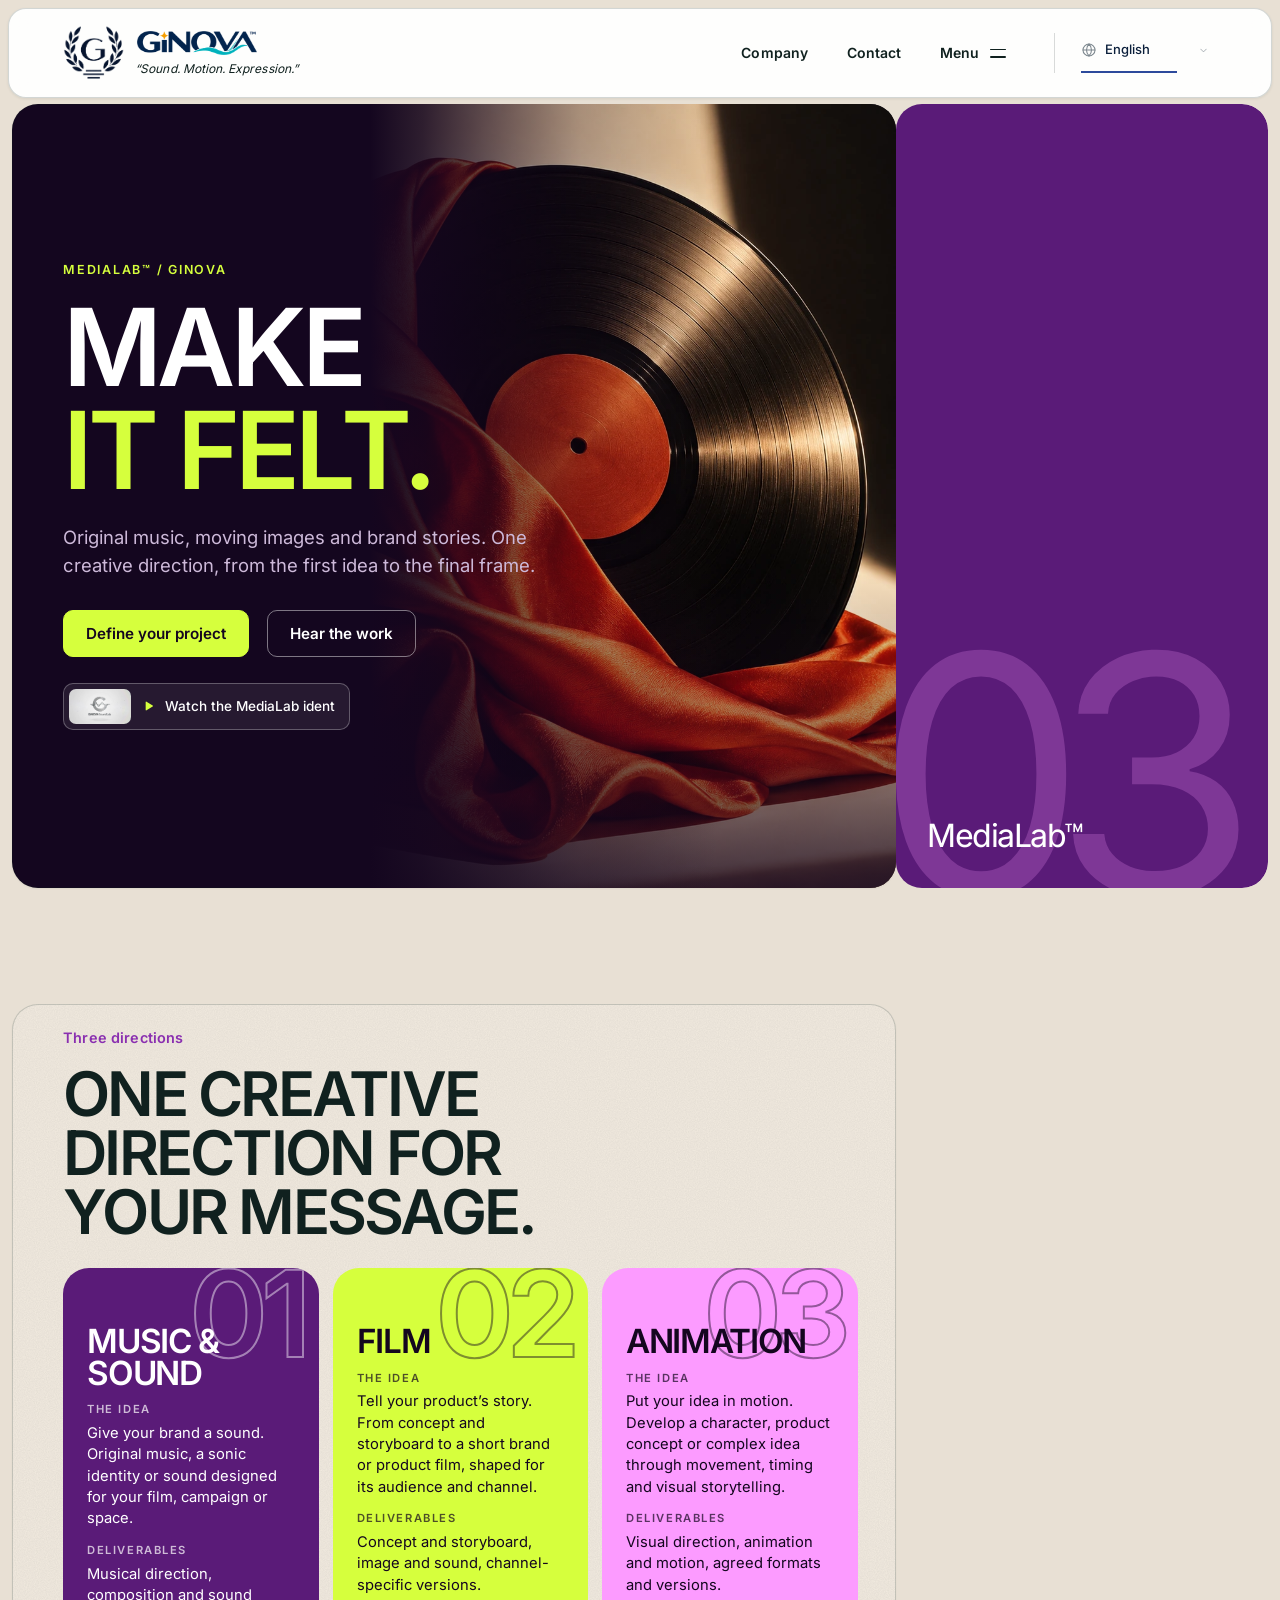
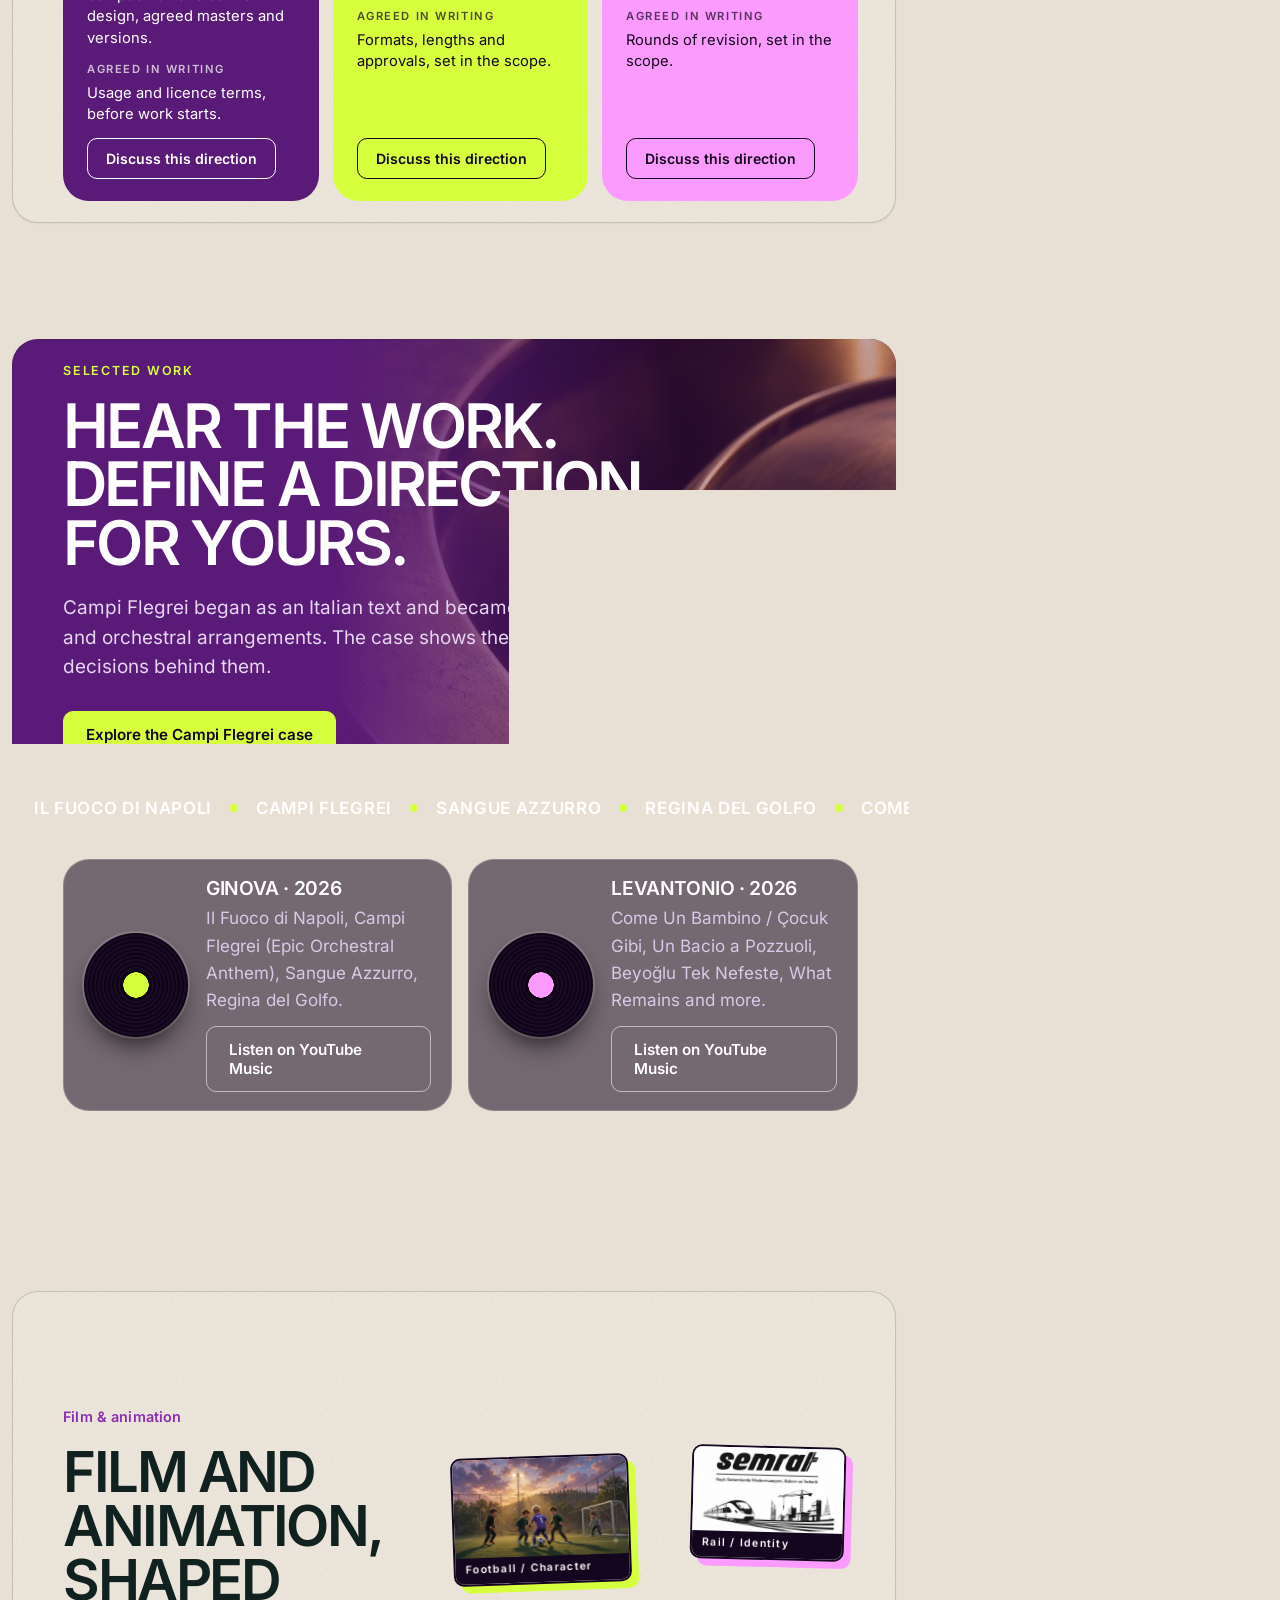
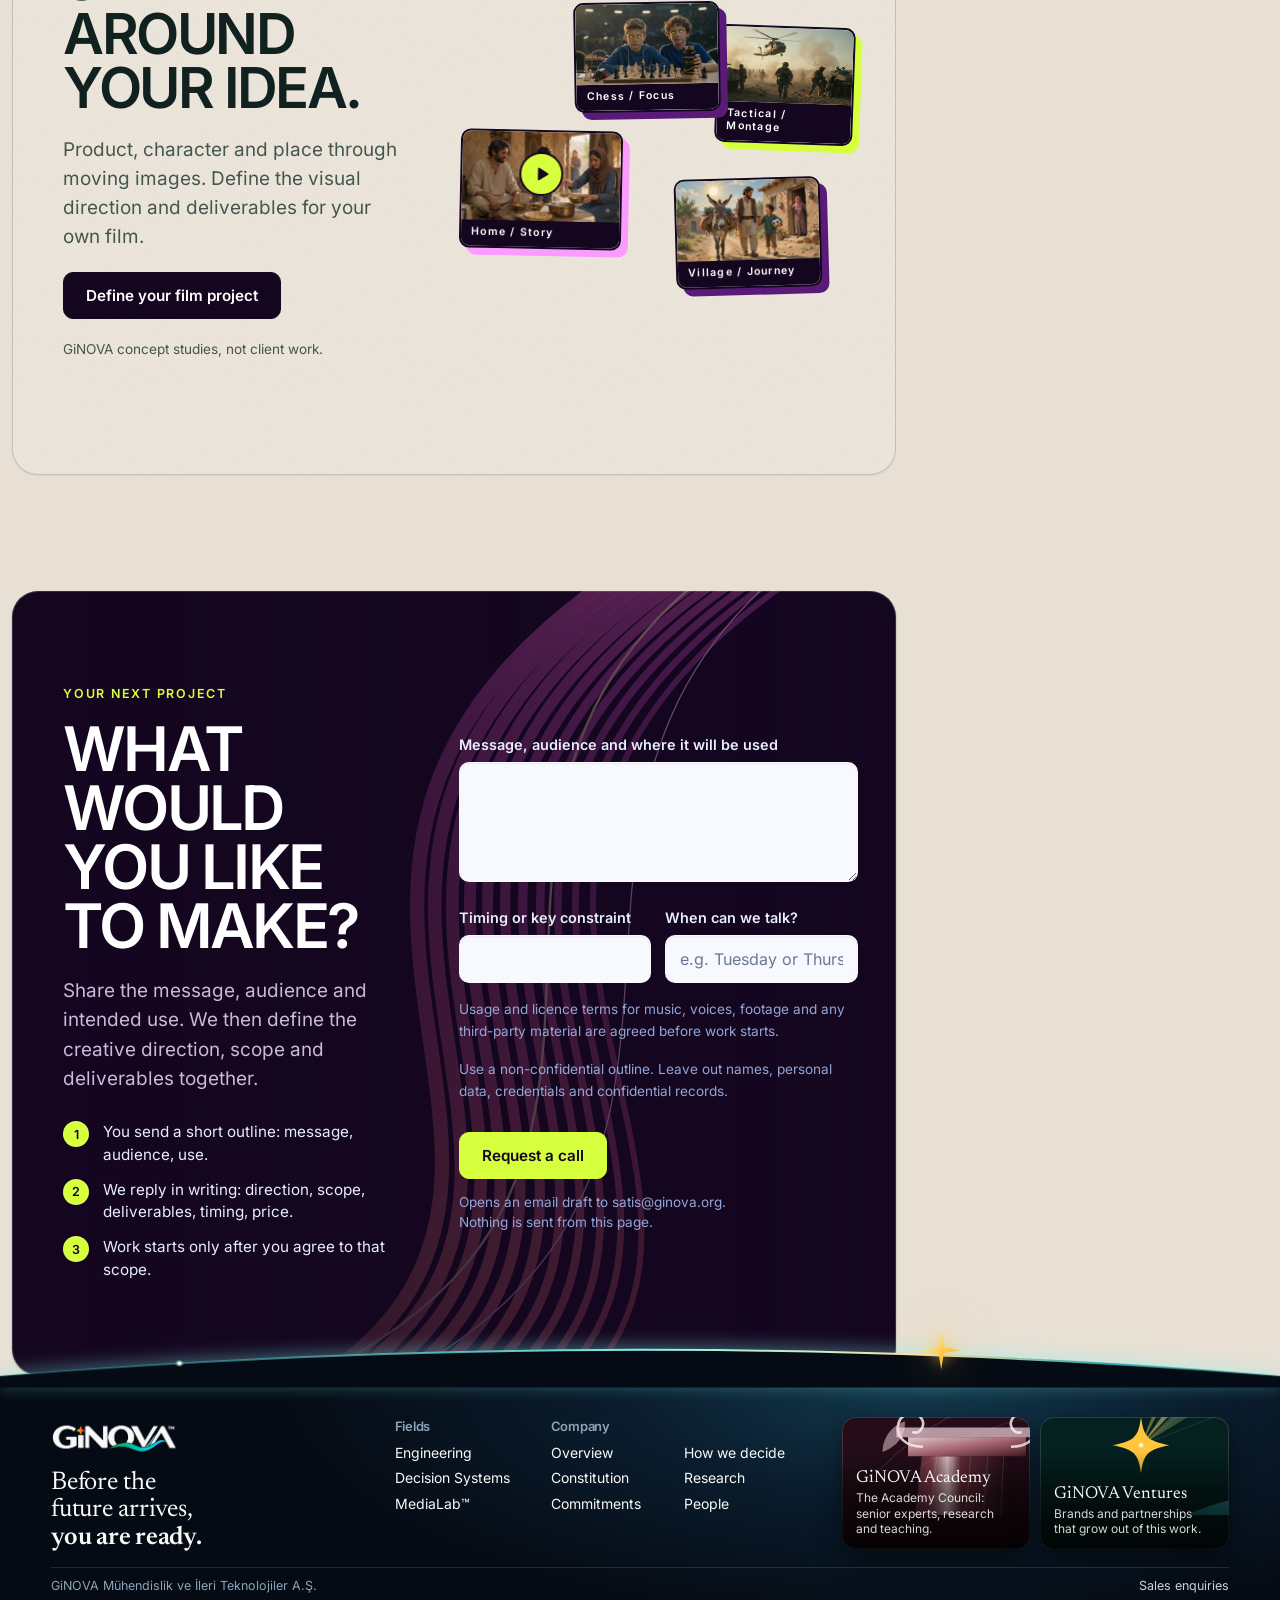
<file: index.html>
<!doctype html>
<html lang="en" dir="ltr" data-title-key="meta.title">
<head>
<meta charset="utf-8">
<meta name="viewport" content="width=device-width,initial-scale=1">
<title>GiNOVA MediaLab™ | Original music, film and animation for brands</title>
<script>/* Opening: decided before first paint so there is no flash. Not for reduced motion, a deep link or a scrolled page. */
(function(){try{var d=document.documentElement;if(!matchMedia('(prefers-reduced-motion: reduce)').matches&&!document.hidden&&(!location.hash||location.hash==='#intro')&&!(window.scrollY>20)&&!/[?&]still=1/.test(location.search))d.classList.add('intro-play')}catch(e){}})();</script>
<meta name="description" content="Original music, film and animation for brands, product teams and corporate communications. One creative direction, from first idea to final frame, with deliverables agreed in writing.">
<link rel="canonical" href="https://medialab.ginova.net/">
<link rel="alternate" hreflang="en" href="https://medialab.ginova.net/">
<link rel="alternate" hreflang="it" href="https://medialab.ginova.net/it/">
<link rel="alternate" hreflang="de" href="https://medialab.ginova.net/de/">
<link rel="alternate" hreflang="es" href="https://medialab.ginova.net/es/">
<link rel="alternate" hreflang="tr" href="https://medialab.ginova.net/tr/">
<link rel="alternate" hreflang="az" href="https://medialab.ginova.net/az/">
<link rel="alternate" hreflang="ar" href="https://medialab.ginova.net/ar/">
<link rel="alternate" hreflang="zh-Hans" href="https://medialab.ginova.net/zh/">
<link rel="alternate" hreflang="x-default" href="https://medialab.ginova.net/">
<meta property="og:type" content="website">
<meta property="og:site_name" content="GiNOVA">
<meta property="og:locale" content="en_US">
<meta property="og:title" content="GiNOVA MediaLab™ | Original music, film and animation for brands">
<meta property="og:description" content="Original music, film and animation for brands, product teams and corporate communications. One creative direction, from first idea to final frame, with deliverables agreed in writing.">
<meta property="og:url" content="https://medialab.ginova.net/">
<meta property="og:image" content="https://medialab.ginova.net/chrome/og.png">
<meta name="twitter:card" content="summary_large_image">
<script type="application/ld+json">{"@context": "https://schema.org", "@graph": [{"@type": "Organization", "@id": "https://ginova.org/#org", "name": "GiNOVA", "url": "https://ginova.org/", "logo": "https://medialab.ginova.net/chrome/crest.png", "email": "satis@ginova.org"}, {"@type": "WebSite", "@id": "https://medialab.ginova.net/#site", "url": "https://medialab.ginova.net/", "name": "GiNOVA MediaLab™", "inLanguage": ["en", "it", "de", "es", "tr", "az", "ar", "zh-Hans"], "publisher": {"@id": "https://ginova.org/#org"}}, {"@type": "WebPage", "url": "https://medialab.ginova.net/", "name": "GiNOVA MediaLab™ | Original music, film and animation for brands", "description": "Original music, film and animation for brands, product teams and corporate communications. One creative direction, from first idea to final frame, with deliverables agreed in writing.", "inLanguage": "en", "isPartOf": {"@id": "https://medialab.ginova.net/#site"}}, {"@type": "Service", "name": "GiNOVA MediaLab™", "description": "Original music, film and animation for brands, product teams and corporate communications. One creative direction, from first idea to final frame, with deliverables agreed in writing.", "url": "https://medialab.ginova.net/", "provider": {"@id": "https://ginova.org/#org"}, "hasOfferCatalog": {"@type": "OfferCatalog", "name": "Three directions", "itemListElement": [{"@type": "Offer", "itemOffered": {"@type": "Service", "name": "Music & sound", "description": "Give your brand a sound. Original music, a sonic identity or sound designed for your film, campaign or space."}}, {"@type": "Offer", "itemOffered": {"@type": "Service", "name": "Film", "description": "Tell your product’s story. From concept and storyboard to a short brand or product film, shaped for its audience and channel."}}, {"@type": "Offer", "itemOffered": {"@type": "Service", "name": "Animation", "description": "Put your idea in motion. Develop a character, product concept or complex idea through movement, timing and visual storytelling."}}]}}]}</script>
<link rel="icon" type="image/svg+xml" href="chrome/favicon.svg">
<link rel="stylesheet" href="fonts/fonts.css">
<link rel="stylesheet" href="chrome/chrome.css">
<link rel="stylesheet" href="style.css">
<link rel="stylesheet" href="site.css">
</head>
<body>
<a class="gn-skip" href="#main" data-c="skip">Skip to content</a>
<header class="gn-header" id="gnHeader" style="--gn-accent:#5a1b78">
  <div class="gn-nav" id="gnNav">
    <a class="gn-brand" href="https://ginova.org/" data-route="https://ginova.org/" data-ca="home" aria-label="GiNOVA home">
      <span class="gn-crest"><img src="chrome/crest.png" width="62" height="56" alt=""><img class="lt" src="chrome/crest-light.png" width="62" height="56" alt=""></span>
      <span class="gn-word"><span class="gn-wm"><img class="gn-wordmark" src="chrome/primary.png" width="140" height="32" alt="GiNOVA"><img class="gn-wordmark lt" src="chrome/primary-light.png" width="140" height="32" alt=""></span><span class="gn-motto" data-c="motto.medialab">“Sound. Motion. Expression.”</span></span>
    </a>
    <span class="gn-gap" aria-hidden="true"><span class="gn-sec"><i class="n"></i><i class="rule"></i><b class="t"></b></span></span>
    <div class="gn-links" id="gnLinks">
      <a class="gn-co" id="gnCompany" href="https://ginova.org/company/" data-route="https://ginova.org/company/" data-c="company">Company</a>
      <a class="gn-contact" id="gnContact" href="#start" data-ca="nav.contact" aria-label="Contact"><span class="gn-contact-label" data-c="nav.contact">Contact</span></a>
      <button class="gn-menu" id="gnMenuBtn" type="button" aria-expanded="false" aria-controls="gnOverlay"><span class="lbl" data-c="menu">Menu</span><span class="bars" aria-hidden="true"><i></i><i></i></span></button>
      <div class="language-switcher" data-language-theme="portal"><select id="language-select" class="language-native" aria-label="Language"><option data-group="1" value="en" lang="en" dir="ltr" selected>English</option><option data-group="1" value="it" lang="it" dir="ltr">Italiano</option><option data-group="1" value="de" lang="de" dir="ltr">Deutsch</option><option data-group="1" value="es" lang="es" dir="ltr">Español</option><option data-group="2" value="tr" lang="tr" dir="ltr">Türkçe</option><option data-group="2" value="az" lang="az" dir="ltr">Azerbaycani</option><option data-group="3" value="ar" lang="ar" dir="rtl">العربية</option><option data-group="3" value="zh" lang="zh-Hans" dir="ltr">简体中文</option></select></div>
    </div>
  </div>
  <span class="gn-prog" aria-hidden="true"><i></i></span>
</header>
<div class="gn-ov" id="gnOverlay" role="dialog" aria-modal="true" data-ca="menu" aria-label="Menu" data-site="medialab" data-cur="medialab">
  <div class="gn-ovbg" aria-hidden="true"><i class="l" data-s="engineering" style="background-color:#07131b;background-image:url(chrome/pop-engineering.svg);background-position:center 64%"></i><i class="l" data-s="decision" style="background-color:#050934;background-image:url(chrome/pop-decision.svg);background-position:center 34%"></i><i class="l" data-s="medialab" style="background-color:#1a0b2e;background-image:url(chrome/pop-medialab.svg);background-position:center 42%"></i><i class="l" data-s="academy" style="background-color:#240d18;background-image:url(chrome/pop-academy.svg);background-position:right 20%"></i><i class="l" data-s="ventures" style="background-color:#04211f;background-image:url(chrome/pop-ventures.svg);background-position:right 14%"></i><i class="wash"></i></div>
  <div class="gn-ovin">
    <nav class="gn-ovsites" data-ca="sites" aria-label="GiNOVA.NET sites">
      <p class="gn-ph" data-c="sites.h">GiNOVA.NET</p>
      <ol>
        <li><a class="gn-row" href="https://engineering.ginova.net/" data-route="https://engineering.ginova.net/" data-s="engineering"><span class="ix">01</span><span class="nm" data-c="nav.engineering">Engineering</span><svg class="go" viewBox="0 0 24 24" width="22" height="22" fill="none" stroke="currentColor" stroke-width="1.6" stroke-linecap="round" stroke-linejoin="round" aria-hidden="true"><path d="M7 17 17 7M8 7h9v9"/></svg><span class="d" data-c="d.engineering">Production systems, feasibility, and product and process development, including food.</span></a></li>
        <li><a class="gn-row" href="https://consultancy.ginova.net/" data-route="https://consultancy.ginova.net/" data-s="decision"><span class="ix">02</span><span class="nm" data-c="nav.decision">Decision Systems</span><svg class="go" viewBox="0 0 24 24" width="22" height="22" fill="none" stroke="currentColor" stroke-width="1.6" stroke-linecap="round" stroke-linejoin="round" aria-hidden="true"><path d="M7 17 17 7M8 7h9v9"/></svg><span class="d" data-c="d.decision">Consulting, data and AI: one decision question, a fixed fee, one Investment Decision File.</span></a></li>
        <li class="is-cur"><div class="gn-row" aria-current="page"><span class="ix">03</span><span class="nm" dir="ltr" data-c="nav.medialab">MediaLab™</span><em class="here" data-c="here">You are here</em><span class="d" data-c="d.medialab">Web, film, sound and brand communication, made to commission.</span></div></li>
        <li><a class="gn-row" href="https://academy.ginova.net/" data-route="https://academy.ginova.net/" data-s="academy"><span class="ix">04</span><span class="nm" data-c="nav.academy">Academy</span><svg class="go" viewBox="0 0 24 24" width="22" height="22" fill="none" stroke="currentColor" stroke-width="1.6" stroke-linecap="round" stroke-linejoin="round" aria-hidden="true"><path d="M7 17 17 7M8 7h9v9"/></svg><span class="d" data-c="d.academy">The Academy Council: senior experts, research and teaching.</span></a></li>
        <li><a class="gn-row" href="https://ventures.ginova.net/" data-route="https://ventures.ginova.net/" data-s="ventures"><span class="ix">05</span><span class="nm" data-c="nav.ventures">Ventures</span><svg class="go" viewBox="0 0 24 24" width="22" height="22" fill="none" stroke="currentColor" stroke-width="1.6" stroke-linecap="round" stroke-linejoin="round" aria-hidden="true"><path d="M7 17 17 7M8 7h9v9"/></svg><span class="d" data-c="d.ventures">Brands and partnerships that grow out of this work.</span></a></li>
      </ol>
    </nav>
    <nav class="gn-ovpage" data-ca="pagenav" aria-label="pagenav">
      <p class="gn-ph" data-c="menu.page">On this page</p>
      <ol>
        <li><a class="gn-pl" href="#intro" data-c="rail.promise">Promise</a></li>
        <li><a class="gn-pl" href="#work" data-c="rail.work">Directions</a></li>
        <li><a class="gn-pl" href="#listen" data-c="rail.listen">Listen</a></li>
        <li><a class="gn-pl" href="#studies" data-c="rail.studies">Studies</a></li>
        <li><a class="gn-pl" href="#start" data-c="rail.start">Start</a></li>
      </ol>
      <a class="gn-all" href="https://ginova.org/#gn-company-overview" data-route="https://ginova.org/#gn-company-overview" data-c="nav.about">About</a>
    </nav>
    <div class="gn-ovfoot" id="gnOvFoot"></div>
  </div>
</div>


<div class="field" aria-hidden="true"><span>03</span><b data-c="nav.medialab" dir="ltr">MediaLab™</b></div>

<main id="main">

<!-- 1. Promise -->
<section id="intro" class="screen s-intro" data-nav="rail.promise" aria-labelledby="h-intro">
  <div class="curtains" aria-hidden="true">
    <div class="cur p1 c-eng"><span>01</span><b data-c="nav.engineering">Engineering</b></div>
    <div class="cur p2 c-dec"><span>02</span><b data-c="nav.decision">Decision Systems</b></div>
    <div class="cur p3 home"><span>03</span><b data-c="nav.medialab" dir="ltr">MediaLab™</b></div>
  </div>
  <div class="hero-art" aria-hidden="true"><img src="img/soundlab/study-1.webp" alt="" width="1254" height="1254" fetchpriority="high" decoding="async"></div>
  <div class="wrap intro-grid">
    <div class="intro-copy">
      <p class="kicker" data-t="intro.kicker">MediaLab™ / GiNOVA</p>
      <h1 id="h-intro" data-t="intro.h1">Make it felt.</h1>
      <p class="lede" data-t="intro.lede">Original music, moving images and brand stories. One creative direction, from the first idea to the final frame.</p>
      <p class="actions">
        <a class="btn btn-solid" href="#start" data-t="intro.cta1">Define your project</a>
        <a class="btn btn-line" href="#listen" data-t="intro.cta2">Hear the work</a>
      </p>
      <button class="filmchip" id="filmOpen" type="button" aria-haspopup="dialog">
        <span class="thumb" aria-hidden="true"></span>
        <svg class="pl" viewBox="0 0 24 24" width="14" height="14" fill="currentColor" aria-hidden="true"><path d="M8 5.5v13a1 1 0 0 0 1.5.86l10.5-6.5a1 1 0 0 0 0-1.72L9.5 4.64A1 1 0 0 0 8 5.5Z"/></svg>
        <span class="ft" data-t="film.open">Watch the MediaLab ident</span>
      </button>
    </div>
    <figure class="sheet" data-taria="sheet.label" aria-label="Creative brief">
      <div class="sheet-head"><span data-t="sheet.head">Creative brief</span></div>
      <dl>
        <div><dt data-t="sheet.who">Who this is for</dt><dd data-t="sheet.who.v">Brands, product teams and corporate communications.</dd></div>
        <div><dt data-t="sheet.dec">What we settle first</dt><dd data-t="sheet.dec.v">The message, who it is for, and where it will be used.</dd></div>
        <div><dt data-t="sheet.out">Outputs to agree</dt><dd><ul><li><span data-t="sheet.out.0">Music, sound design and agreed masters</span></li><li><span data-t="sheet.out.1">Film and animation in agreed formats</span></li><li><span data-t="sheet.out.2">Versions for each channel</span></li><li><span data-t="sheet.out.3">Visual direction and storyboard</span></li></ul></dd></div>
      </dl>
    </figure>
  </div>
</section>

<!-- 2. Three directions -->
<section id="work" class="screen s-work" data-nav="rail.work" aria-labelledby="h-work">
  <div class="wrap">
    <p class="kicker" data-t="work.kicker">Three directions</p>
    <h2 id="h-work" data-t="work.h2">One creative direction for your message.</h2>
    <div class="offers">
      <article>
        <h3 data-t="work.1.t">Music &amp; sound</h3>
        <dl>
          <div><dt data-t="work.dt1">The idea</dt><dd data-t="work.1.d">Give your brand a sound. Original music, a sonic identity or sound designed for your film, campaign or space.</dd></div>
          <div><dt data-t="work.dt2">Deliverables</dt><dd data-t="work.1.o">Musical direction, composition and sound design, agreed masters and versions.</dd></div>
          <div><dt data-t="work.dt3">Agreed in writing</dt><dd data-t="work.1.r">Usage and licence terms, before work starts.</dd></div>
        </dl>
        <a class="btn btn-line offer-cta" href="#start" data-t="work.cta">Discuss this direction</a>
      </article>
      <article>
        <h3 data-t="work.2.t">Film</h3>
        <dl>
          <div><dt data-t="work.dt1">The idea</dt><dd data-t="work.2.d">Tell your product’s story. From concept and storyboard to a short brand or product film, shaped for its audience and channel.</dd></div>
          <div><dt data-t="work.dt2">Deliverables</dt><dd data-t="work.2.o">Concept and storyboard, image and sound, channel-specific versions.</dd></div>
          <div><dt data-t="work.dt3">Agreed in writing</dt><dd data-t="work.2.r">Formats, lengths and approvals, set in the scope.</dd></div>
        </dl>
        <a class="btn btn-line offer-cta" href="#start" data-t="work.cta">Discuss this direction</a>
      </article>
      <article>
        <h3 data-t="work.3.t">Animation</h3>
        <dl>
          <div><dt data-t="work.dt1">The idea</dt><dd data-t="work.3.d">Put your idea in motion. Develop a character, product concept or complex idea through movement, timing and visual storytelling.</dd></div>
          <div><dt data-t="work.dt2">Deliverables</dt><dd data-t="work.3.o">Visual direction, animation and motion, agreed formats and versions.</dd></div>
          <div><dt data-t="work.dt3">Agreed in writing</dt><dd data-t="work.3.r">Rounds of revision, set in the scope.</dd></div>
        </dl>
        <a class="btn btn-line offer-cta" href="#start" data-t="work.cta">Discuss this direction</a>
      </article>
    </div>
  </div>
</section>

<!-- 3. Listen: selected work -->
<section id="listen" class="screen s-listen" data-nav="rail.listen" aria-labelledby="h-listen">
  <span class="poster-word" aria-hidden="true">Campi Flegrei</span>
  <div class="listen-art" aria-hidden="true"><img src="img/soundlab/study-2.webp" alt="" width="1254" height="1254" loading="lazy" decoding="async"></div>
  <div class="wrap">
    <p class="kicker" data-t="listen.kicker">Selected work</p>
    <h2 id="h-listen" data-t="listen.h2">Hear the work. Define a direction for yours.</h2>
    <p class="lede" data-t="listen.lede">Campi Flegrei began as an Italian text and became original and orchestral arrangements. The case shows the creative decisions behind them.</p>
    <p class="actions"><a class="btn btn-solid" href="https://medialab.ginova.net/work/campi-flegrei/" data-t="listen.case">Explore the Campi Flegrei case</a></p>
    <div class="ticker" aria-hidden="true"><div class="tk"><span>Il Fuoco di Napoli</span><span>Campi Flegrei</span><span>Sangue Azzurro</span><span>Regina del Golfo</span><span>Come Un Bambino</span><span>Un Bacio a Pozzuoli</span><span>Beyoğlu Tek Nefeste</span><span>What Remains</span></div></div>
    <div class="albums">
      <article>
        <span class="disc d1" aria-hidden="true"></span>
        <h3 data-t="album.1.t">Ginova · 2026</h3>
        <p data-t="album.1.d">Il Fuoco di Napoli, Campi Flegrei (Epic Orchestral Anthem), Sangue Azzurro, Regina del Golfo.</p>
        <a class="btn btn-line" href="https://music.youtube.com/playlist?list=OLAK5uy_mT7oOmOXNSpKWwzxPKgs_seKzJVBgW4OI" target="_blank" rel="noopener noreferrer" data-t="album.cta">Listen on YouTube Music</a>
      </article>
      <article>
        <span class="disc d2" aria-hidden="true"></span>
        <h3 data-t="album.2.t">Levantonio · 2026</h3>
        <p data-t="album.2.d">Come Un Bambino / Çocuk Gibi, Un Bacio a Pozzuoli, Beyoğlu Tek Nefeste, What Remains and more.</p>
        <a class="btn btn-line" href="https://music.youtube.com/playlist?list=OLAK5uy_lpn3D_Ck-BZMiYm1XtT3mPH9ufiV-m9ZA" target="_blank" rel="noopener noreferrer" data-t="album.cta">Listen on YouTube Music</a>
      </article>
    </div>
    <p class="hint" data-t="album.fine">Opens YouTube Music in a new tab.</p>
  </div>
</section>

<!-- 4. Studies: six stills lie scattered on white -->
<section id="studies" class="screen s-studies" data-nav="rail.studies" aria-labelledby="h-studies">
  <div class="wrap studies-grid">
    <div class="st-copy">
      <p class="kicker" data-t="studies.kicker">Film &amp; animation</p>
      <h2 id="h-studies" data-t="studies.h2">Film and animation, shaped around your idea.</h2>
      <p class="lede" data-t="studies.lede">Product, character and place through moving images. Define the visual direction and deliverables for your own film.</p>
      <p class="actions"><a class="btn btn-solid" href="#start" data-t="studies.cta">Define your film project</a></p>
      <p class="hint" data-t="studies.note">GiNOVA concept studies, not client work.</p>
    </div>
    <div class="scatter">
      <figure class="sc sc1"><img src="img/studies/football-character.jpg" alt="" width="800" height="450" loading="lazy" decoding="async"><figcaption data-t="st.0">Football / Character</figcaption></figure>
      <figure class="sc sc2"><img src="img/studies/rail-identity.jpg" alt="" width="800" height="450" loading="lazy" decoding="async"><figcaption data-t="st.1">Rail / Identity</figcaption></figure>
      <figure class="sc sc3"><img src="img/studies/chess-focus.jpg" alt="" width="800" height="450" loading="lazy" decoding="async"><figcaption data-t="st.2">Chess / Focus</figcaption></figure>
      <figure class="sc sc4"><img src="img/studies/tactical-montage.jpg" alt="" width="800" height="450" loading="lazy" decoding="async"><figcaption data-t="st.3">Tactical / Montage</figcaption></figure>
      <figure class="sc sc5"><img src="img/studies/home-story.jpg" alt="" width="800" height="450" loading="lazy" decoding="async">
        <button class="still-play" type="button" data-video="media/home-story.mp4" data-poster="img/studies/home-story.jpg" data-taria="st.play" aria-label="Play the film: Home / Story"><svg viewBox="0 0 24 24" width="20" height="20" fill="currentColor" aria-hidden="true"><path d="M8 5.5v13a1 1 0 0 0 1.5.86l10.5-6.5a1 1 0 0 0 0-1.72L9.5 4.64A1 1 0 0 0 8 5.5Z"/></svg></button>
        <figcaption data-t="st.4">Home / Story</figcaption></figure>
      <figure class="sc sc6"><img src="img/studies/village-journey.jpg" alt="" width="800" height="450" loading="lazy" decoding="async"><figcaption data-t="st.5">Village / Journey</figcaption></figure>
    </div>
  </div>
</section>

<!-- 6. Start -->
<section id="start" class="screen s-start" data-nav="rail.start" aria-labelledby="h-start">
  <div class="wrap start-grid">
    <div>
      <p class="kicker" data-t="start.kicker">Your next project</p>
      <h2 id="h-start" data-t="start.h2">What would you like to make?</h2>
      <p class="lede" data-t="start.lede">Share the message, audience and intended use. We then define the creative direction, scope and deliverables together.</p>
      <ol class="next" data-taria="next.label" aria-label="What happens next">
        <li><b aria-hidden="true">1</b><span data-t="next.1">You send a short outline: message, audience, use.</span></li>
        <li><b aria-hidden="true">2</b><span data-t="next.2">We reply in writing: direction, scope, deliverables, timing, price.</span></li>
        <li><b aria-hidden="true">3</b><span data-t="next.3">Work starts only after you agree to that scope.</span></li>
      </ol>
    </div>
    <form id="startForm" class="form" data-subject="mail.subject.m" novalidate>
      <label for="f1" data-t="start.l1">Message, audience and where it will be used</label>
      <textarea id="f1" rows="4" maxlength="900"></textarea>
      <div class="two">
        <div><label for="f3" data-t="start.l3">Timing or key constraint</label><input id="f3" type="text" maxlength="200"></div>
        <div><label for="f4" data-t="start.l4">When can we talk?</label><input id="f4" type="text" maxlength="200" data-tph="start.p4" placeholder="e.g. Tuesday or Thursday afternoon"></div>
      </div>
      <p class="privacy" data-t="limits.2.d">Usage and licence terms for music, voices, footage and any third-party material are agreed before work starts.</p>
      <p class="privacy" data-t="start.privacy">Use a non-confidential outline. Leave out names, personal data, credentials and confidential records.</p>
      <p class="actions">
        <button class="btn btn-solid" id="startBtn" type="submit" data-t="start.btn">Request a call</button>
        <span class="fine" data-t="start.fine">Opens an email draft to satis@ginova.org. Nothing is sent from this page.</span>
      </p>
    </form>
  </div>
</section>

</main>

<footer id="gn-contact" class="gn-world"><svg class="gw-limb" aria-hidden="true" viewBox="0 0 1440 60" preserveAspectRatio="none"><defs><linearGradient id="gwl" x1="0" x2="1"><stop stop-color="#2FA7A7" stop-opacity=".25"/><stop offset=".5" stop-color="#7FF3EE"/><stop offset=".72" stop-color="#FFE4A0"/><stop offset=".86" stop-color="#2FA7A7"/><stop offset="1" stop-color="#2FA7A7" stop-opacity=".25"/></linearGradient></defs><path d="M0 60V44Q720 -28 1440 44V60Z" fill="#050B14"/><path d="M0 44Q720 -28 1440 44" fill="none" stroke="url(#gwl)" stroke-width="2" vector-effect="non-scaling-stroke"/><defs><radialGradient id="gwb"><stop offset="0" stop-color="#fff"/><stop offset=".3" stop-color="#fff6d6"/><stop offset=".55" stop-color="#7FF3EE" stop-opacity=".55"/><stop offset="1" stop-color="#7FF3EE" stop-opacity="0"/></radialGradient></defs><ellipse class="gw-boom" cx="720" cy="8" rx="0" ry="0" fill="none" stroke="#BFFBF7" stroke-width="2" vector-effect="non-scaling-stroke" opacity="0"><animate attributeName="rx" dur="16s" repeatCount="indefinite" values="0;0;0;640;640" keyTimes="0;.745;.75;.84;1"/><animate attributeName="ry" dur="16s" repeatCount="indefinite" values="0;0;0;22;22" keyTimes="0;.745;.75;.84;1"/><animate attributeName="opacity" dur="16s" repeatCount="indefinite" values="0;0;.95;0;0" keyTimes="0;.745;.755;.84;1"/></ellipse><circle class="gw-orb" r="15" cx="0" cy="0" fill="url(#gwb)"><animateMotion dur="16s" repeatCount="indefinite" calcMode="spline" path="M0 44Q720 -28 1440 44" keyPoints="0;.5;1;.5;0" keyTimes="0;.25;.5;.75;1" keySplines=".1 .6 .4 1;.6 0 .9 .4;.6 0 .9 .4;.1 .6 .4 1"/><animate attributeName="r" dur="16s" repeatCount="indefinite" calcMode="spline" values="1.5;15;1.5;15;1.5" keyTimes="0;.25;.5;.75;1" keySplines=".1 .6 .4 1;.6 0 .9 .4;.6 0 .9 .4;.1 .6 .4 1"/></circle></svg><i class="gw-star" aria-hidden="true"><b></b></i><div class="gw-in"><div class="gw-brand"><img src="chrome/wordmark-reversed.png" width="150" alt="GiNOVA"><p data-c="motto">Before the future arrives, you are ready.</p></div><nav aria-label="Fields" data-ca="fields"><h2 data-c="fields">Fields</h2><a href="https://engineering.ginova.net/" data-route="https://engineering.ginova.net/" data-c="nav.engineering">Engineering</a><a href="https://consultancy.ginova.net/" data-route="https://consultancy.ginova.net/" data-c="nav.decision">Decision Systems</a><a href="https://medialab.ginova.net/" data-route="https://medialab.ginova.net/" dir="ltr">MediaLab™</a></nav><nav class="gw-co" aria-label="Company" data-ca="company"><h2 data-c="company">Company</h2><a data-route="https://ginova.org/company/" href="https://ginova.org/company/" data-c="overview">Overview</a><a data-route="https://ginova.org/company/constitution/" href="https://ginova.org/company/constitution/" data-c="constitution">Constitution</a><a data-route="https://ginova.org/company/commitments/" href="https://ginova.org/company/commitments/" data-c="commitments">Commitments</a><a data-route="https://ginova.org/company/how-we-decide/" href="https://ginova.org/company/how-we-decide/" data-c="decide">How we decide</a><a data-route="https://ginova.org/company/research/" href="https://ginova.org/company/research/" data-c="research">Research</a><a data-route="https://ginova.org/company/people/" href="https://ginova.org/company/people/" data-c="people">People</a></nav><div class="gw-tiles"><a class="gw-tile gw-aca" data-route="https://ginova.org/company/academy/" href="https://ginova.org/company/academy/"><svg class="gw-art" aria-hidden="true" viewBox="-235 104 660 184" preserveAspectRatio="xMaxYMid slice" xmlns="http://www.w3.org/2000/svg"><defs><linearGradient id="fm" x1="0" x2="1"><stop stop-color="#1c0912"/><stop offset=".38" stop-color="#8c4452"/><stop offset=".5" stop-color="#f3d3d9"/><stop offset=".6" stop-color="#6b2f3c"/><stop offset="1" stop-color="#170710"/></linearGradient><linearGradient id="fr" x1="0" y1="0" x2="1" y2="1"><stop stop-color="#ffe6ea"/><stop offset=".5" stop-color="#b9737d"/><stop offset="1" stop-color="#4a1c28"/></linearGradient></defs><g transform="translate(44 -36)"><path d="M96 880L176 214H346L352 880Z" fill="url(#fm)" opacity=".9"/><path d="M372 880L402 300H520L560 880Z" fill="url(#fm)" opacity=".42"/><path d="M128 880L204 214M170 880L236 214M212 880L268 214M254 880L300 214M296 880L330 214" stroke="#ffe3e8" stroke-opacity=".3" fill="none"/><path d="M150 214H372V178H150Z" fill="url(#fr)" opacity=".86"/><path d="M128 178H396V160H128Z" fill="#f3d3d9" opacity=".7"/><path d="M178 196c-34 0-52-20-46-44 5-20 34-25 44-8 8 14-6 30-18 24" fill="none" stroke="#fff0f2" stroke-width="5" stroke-opacity=".82"/><path d="M344 196c34 0 52-20 46-44-5-20-34-25-44-8-8 14 6 30 18 24" fill="none" stroke="#fff0f2" stroke-width="5" stroke-opacity=".82"/></g><path d="M-40 500C110 90 440 -30 680 90" fill="none" stroke="#f2c3cc" stroke-opacity=".34"/><path d="M-40 560C130 130 470 20 680 150" fill="none" stroke="#f2c3cc" stroke-opacity=".18"/><g fill="#f3d3d9" fill-opacity=".5"><path d="M86 268c-4-30 12-54 34-66 6 28-8 52-34 66z"/><path d="M146 170c0-28 18-50 42-58 2 28-16 48-42 58z"/><path d="M226 104c6-26 28-42 52-44-4 26-26 42-52 44z"/><path d="M320 66c12-22 36-32 60-28-10 24-34 34-60 28z"/><path d="M428 54c16-18 42-22 62-12-14 20-40 26-62 12z"/></g><circle cx="305" cy="92" r="5" fill="#fff4f6"/></svg><span><strong lang="en" dir="ltr">GiNOVA Academy</strong><small data-c="academy">The Academy Council: senior experts, research and teaching.</small></span></a><a class="gw-tile gw-ven" data-route="https://ginova.org/company/ventures/" href="https://ginova.org/company/ventures/"><svg class="gw-art" aria-hidden="true" viewBox="-280 504 770 214" preserveAspectRatio="xMaxYMid slice" xmlns="http://www.w3.org/2000/svg"><defs><linearGradient id="ft" x1="0" x2="1"><stop stop-color="#02403f"/><stop offset=".5" stop-color="#00b4be"/><stop offset="1" stop-color="#7ff3ee"/></linearGradient><linearGradient id="fy" x1="0" y1="1" x2="1" y2="0"><stop stop-color="#ffc04d"/><stop offset=".45" stop-color="#00b4be" stop-opacity=".6"/><stop offset="1" stop-color="#02403f" stop-opacity="0"/></linearGradient></defs><g transform="translate(122 -44)"><path d="M176 610L640 -30V120Z" fill="url(#fy)" opacity=".62"/><path d="M176 610L640 170V330Z" fill="url(#fy)" opacity=".34"/><path d="M176 610L420 -40H520Z" fill="url(#fy)" opacity=".42"/><path d="M176 610L640 40M176 610L640 250M176 610L470 -40M176 610L640 430" stroke="#b9fff7" stroke-opacity=".26" fill="none"/></g><path d="M-40 742C96 676 214 792 334 744S540 650 640 700V880H-40Z" fill="url(#ft)" opacity=".5"/><path d="M-40 780C110 712 230 830 350 780S550 690 640 736" fill="none" stroke="#7ff3ee" stroke-width="10" stroke-opacity=".78"/><path d="M-40 812C110 748 230 860 350 812S550 724 640 770" fill="none" stroke="#7ff3ee" stroke-opacity=".3"/><g transform="translate(122 -44)"><path d="M176 548C182 592 190 600 238 610C190 620 182 628 176 672C170 628 162 620 114 610C162 600 170 592 176 548Z" fill="#ffc53d"/><circle cx="176" cy="610" r="5" fill="#fff4cf"/></g></svg><span><strong lang="en" dir="ltr">GiNOVA Ventures</strong><small data-c="ventures">Brands and partnerships that grow out of this work.</small></span></a></div></div><div class="gw-base"><span data-c="legal">GiNOVA Mühendislik ve İleri Teknolojiler A.Ş.</span><a href="mailto:satis@ginova.org" dir="ltr" data-c="sales">Sales enquiries</a><button type="button" class="gw-snd" aria-pressed="false" data-ca="music" aria-label="Music"><svg viewBox="0 0 24 24" width="16" height="16" fill="none" stroke="currentColor" stroke-width="1.6" stroke-linecap="round" stroke-linejoin="round" aria-hidden="true"><path d="M4 9v6h4l5 4V5L8 9H4Z"/><path class="gw-snd-on" d="M16 9a4 4 0 0 1 0 6M18.5 6.5a8 8 0 0 1 0 11"/><path class="gw-snd-off" d="m16 9 5 6m0-6-5 6"/></svg></button></div></footer>

<dialog class="filmdlg" id="filmDlg" data-taria="film.aria" aria-label="GiNOVA MediaLab: film">
  <div class="dlg-in">
    <video id="filmVideo" controls playsinline preload="none" poster="media/ident.jpg" width="960" height="540"><source src="media/ident.mp4" type="video/mp4"></video>
    <button class="dlg-x" id="filmClose" type="button" data-taria="film.close" aria-label="Close the film"><svg viewBox="0 0 24 24" width="18" height="18" fill="none" stroke="currentColor" stroke-width="1.8" stroke-linecap="round" aria-hidden="true"><path d="M6 6l12 12M18 6 6 18"/></svg></button>
  </div>
</dialog>

<script>window.GN_AUDIO_BASE='chrome/audio/';window.GN_BOOKING_URL='';</script>
<script>window.GN_LANG="en";</script>
<script src="i18n-page.js"></script>
<script src="common-i18n.js"></script>
<script src="chrome/chrome.js"></script>
<script src="page.js"></script>
<script src="site.js"></script>
</body>
</html>
</file>
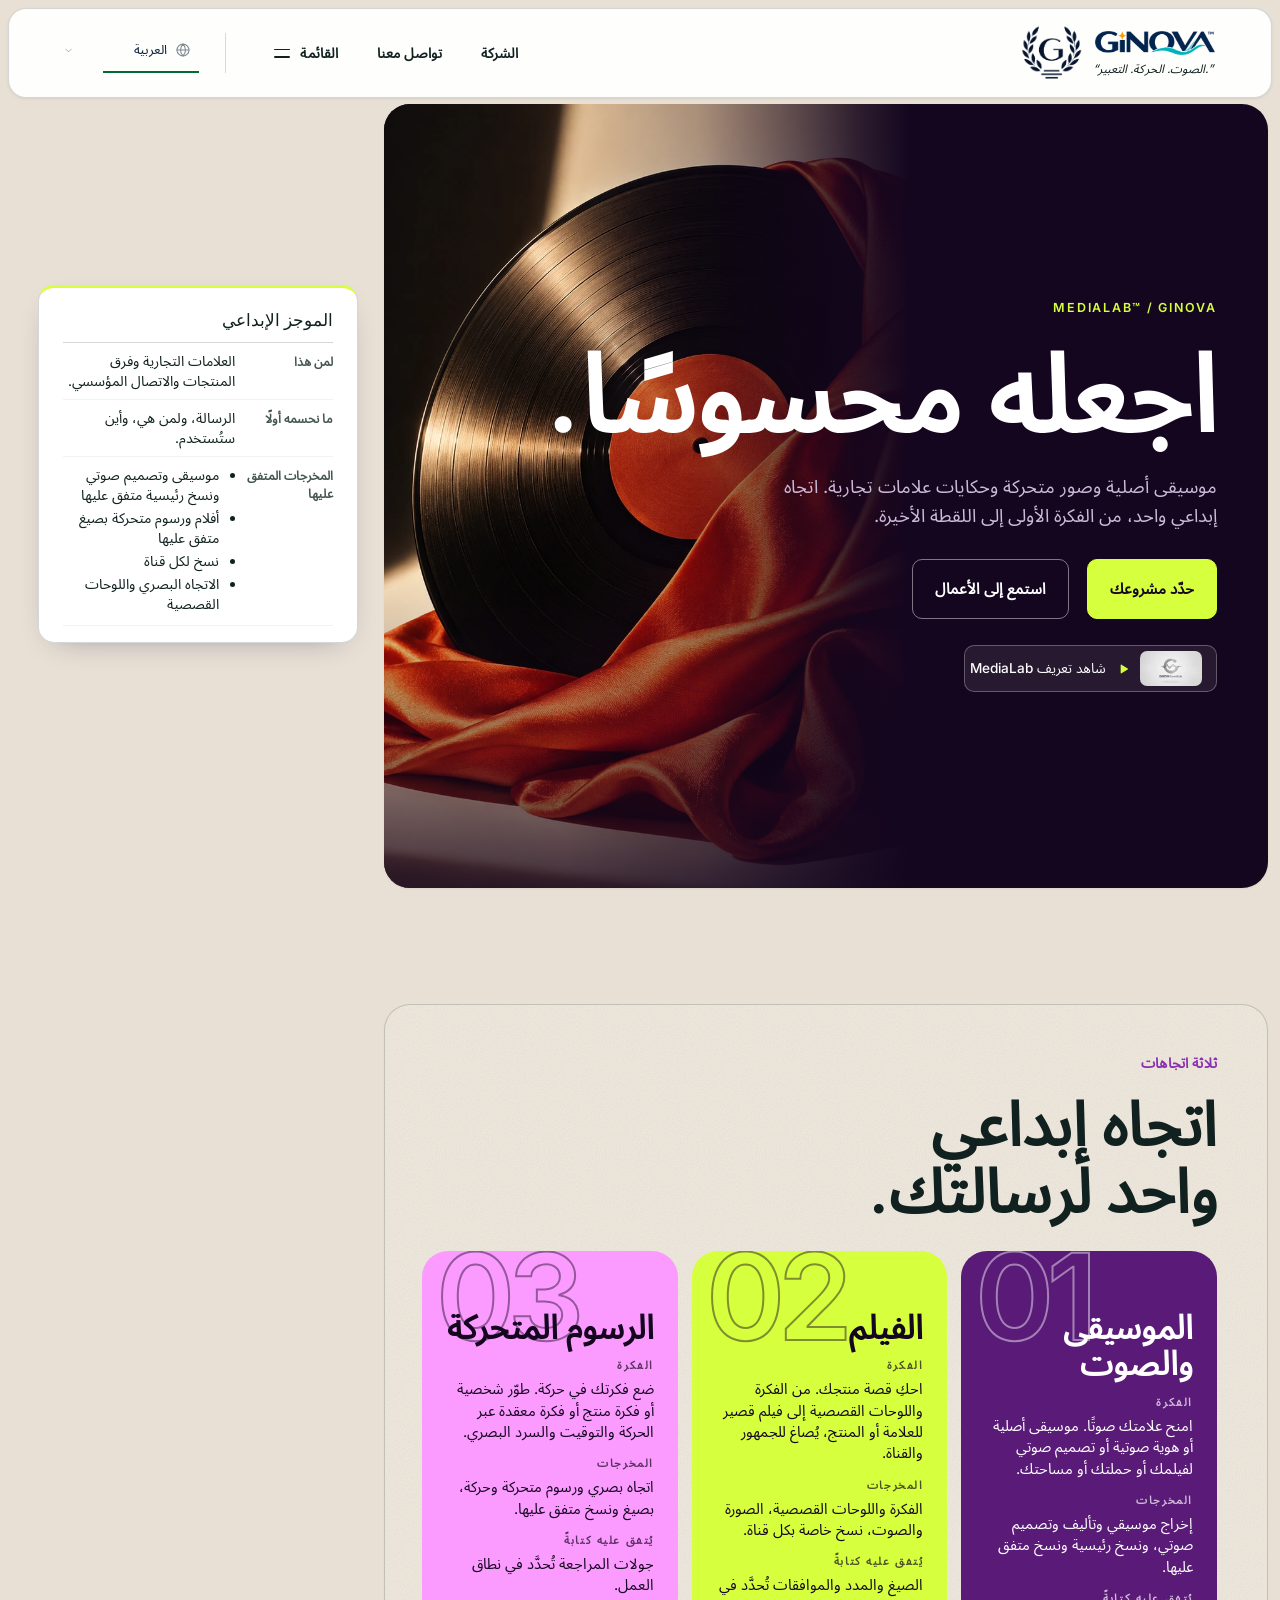
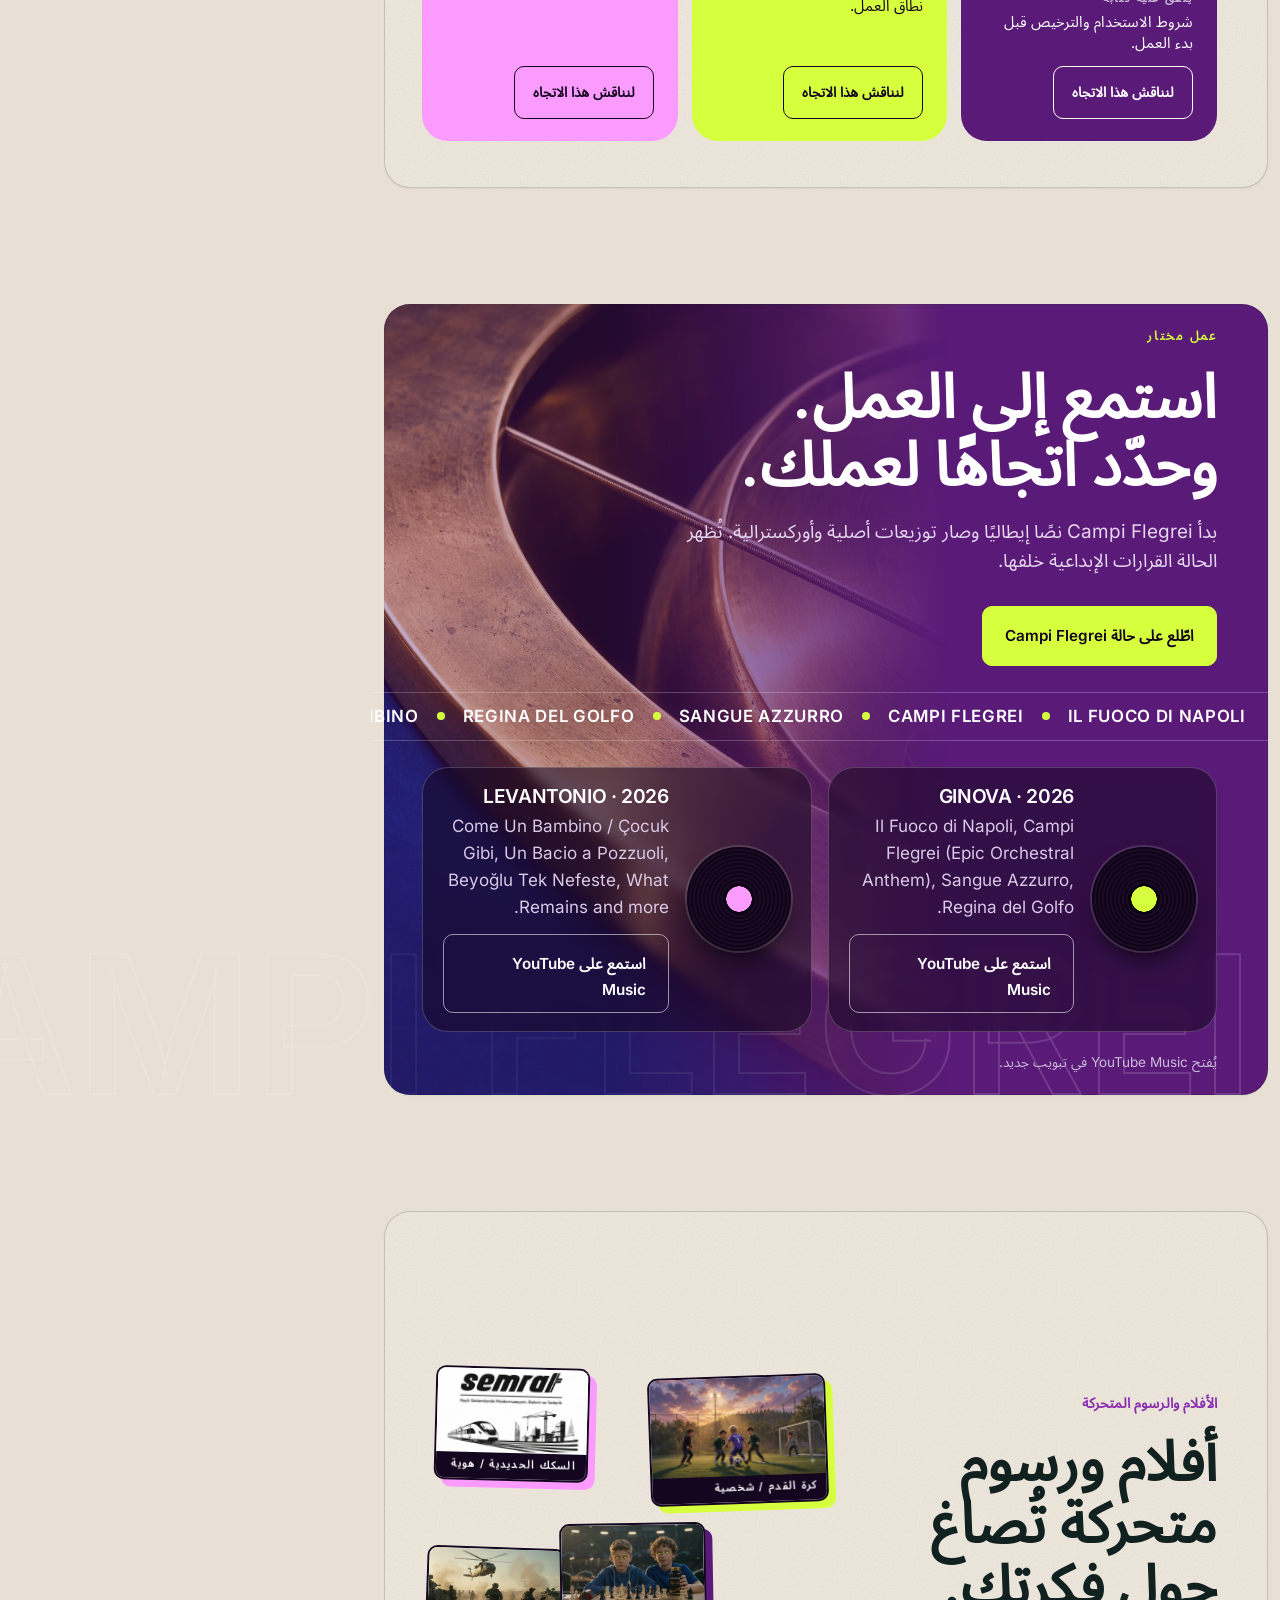
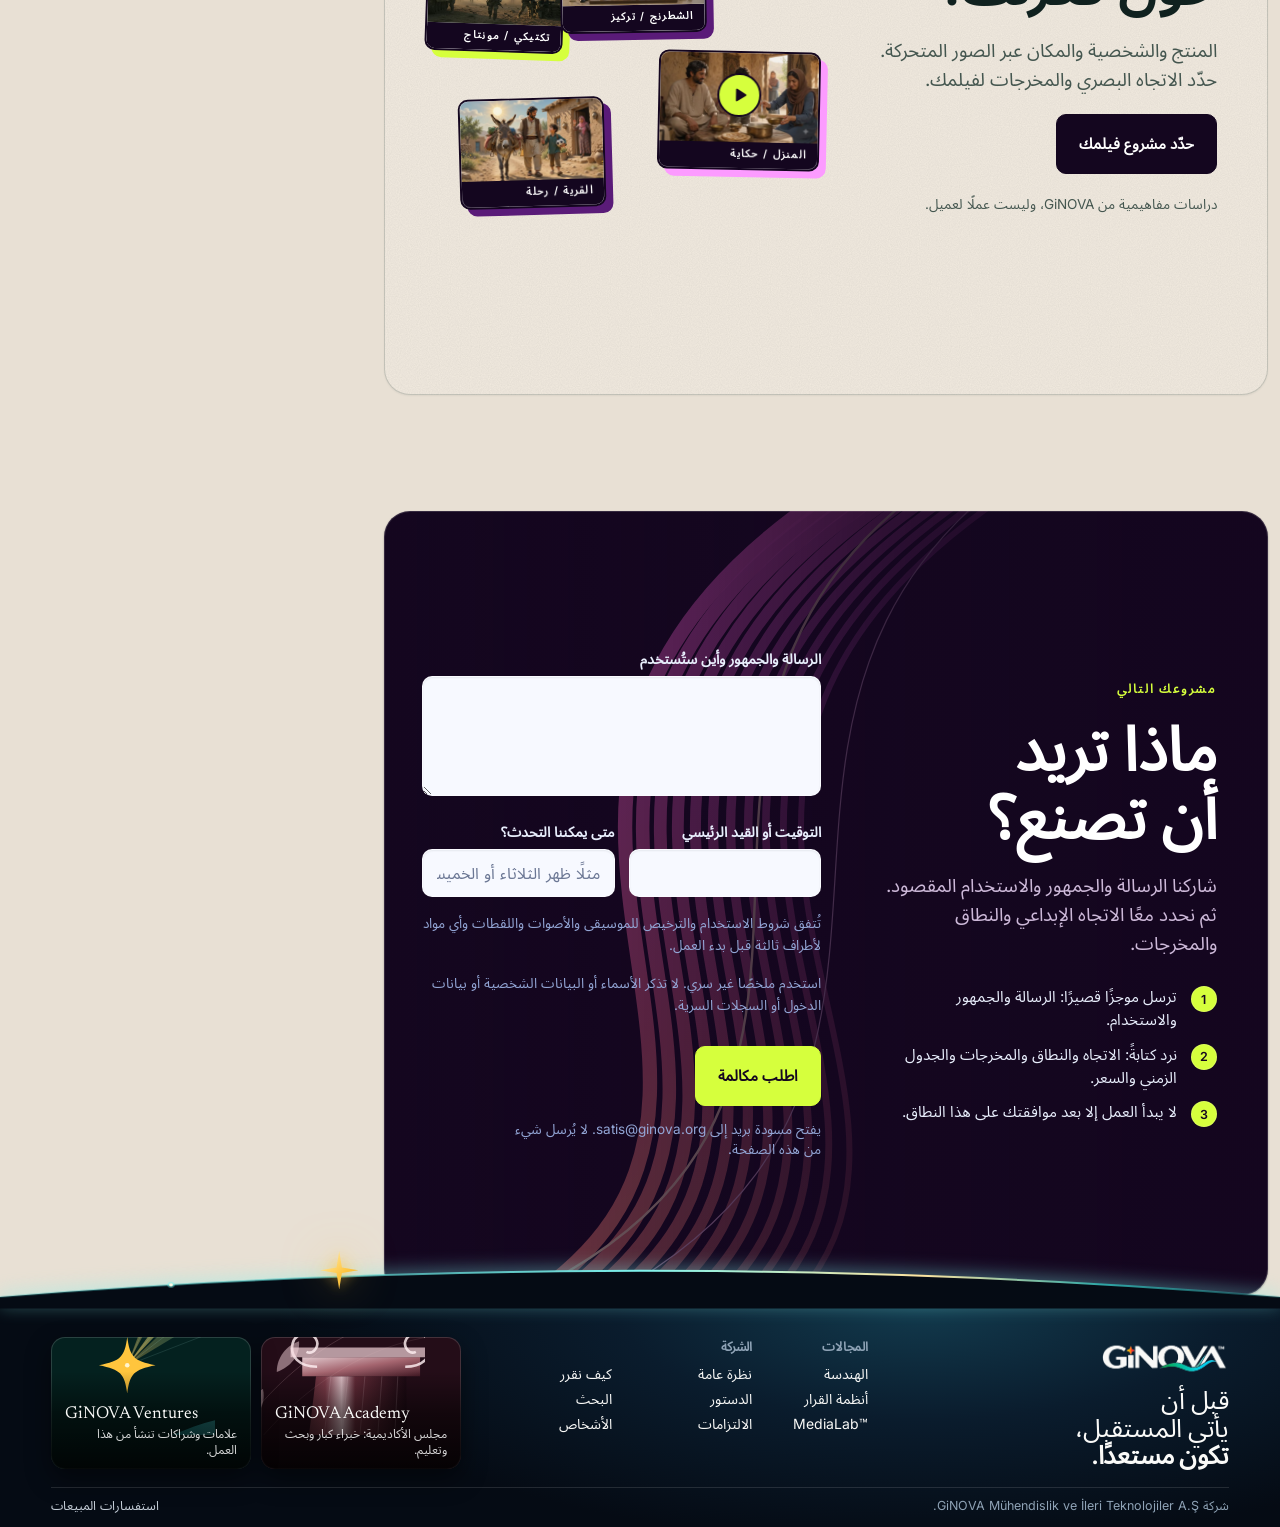
<file: ar/index.html>
<!doctype html>
<html lang="ar" dir="rtl" data-title-key="meta.title">
<head>
<meta charset="utf-8">
<meta name="viewport" content="width=device-width,initial-scale=1">
<title>GiNOVA MediaLab™ | موسيقى أصلية وأفلام ورسوم متحركة للعلامات التجارية</title>
<script>/* Opening: decided before first paint so there is no flash. Not for reduced motion, a deep link or a scrolled page. */
(function(){try{var d=document.documentElement;if(!matchMedia('(prefers-reduced-motion: reduce)').matches&&!document.hidden&&(!location.hash||location.hash==='#intro')&&!(window.scrollY>20)&&!/[?&]still=1/.test(location.search))d.classList.add('intro-play')}catch(e){}})();</script>
<meta name="description" content="موسيقى أصلية وأفلام ورسوم متحركة للعلامات التجارية وفرق المنتجات والاتصال المؤسسي. اتجاه إبداعي واحد من الفكرة الأولى إلى اللقطة الأخيرة، ومخرجات متفق عليها كتابةً.">
<link rel="canonical" href="https://medialab.ginova.net/ar/">
<link rel="alternate" hreflang="en" href="https://medialab.ginova.net/">
<link rel="alternate" hreflang="it" href="https://medialab.ginova.net/it/">
<link rel="alternate" hreflang="de" href="https://medialab.ginova.net/de/">
<link rel="alternate" hreflang="es" href="https://medialab.ginova.net/es/">
<link rel="alternate" hreflang="tr" href="https://medialab.ginova.net/tr/">
<link rel="alternate" hreflang="az" href="https://medialab.ginova.net/az/">
<link rel="alternate" hreflang="ar" href="https://medialab.ginova.net/ar/">
<link rel="alternate" hreflang="zh-Hans" href="https://medialab.ginova.net/zh/">
<link rel="alternate" hreflang="x-default" href="https://medialab.ginova.net/">
<meta property="og:type" content="website">
<meta property="og:site_name" content="GiNOVA">
<meta property="og:locale" content="ar_AR">
<meta property="og:title" content="GiNOVA MediaLab™ | موسيقى أصلية وأفلام ورسوم متحركة للعلامات التجارية">
<meta property="og:description" content="موسيقى أصلية وأفلام ورسوم متحركة للعلامات التجارية وفرق المنتجات والاتصال المؤسسي. اتجاه إبداعي واحد من الفكرة الأولى إلى اللقطة الأخيرة، ومخرجات متفق عليها كتابةً.">
<meta property="og:url" content="https://medialab.ginova.net/ar/">
<meta property="og:image" content="https://medialab.ginova.net/chrome/og.png">
<meta name="twitter:card" content="summary_large_image">
<script type="application/ld+json">{"@context": "https://schema.org", "@graph": [{"@type": "Organization", "@id": "https://ginova.org/#org", "name": "GiNOVA", "url": "https://ginova.org/", "logo": "https://medialab.ginova.net/chrome/crest.png", "email": "satis@ginova.org"}, {"@type": "WebSite", "@id": "https://medialab.ginova.net/#site", "url": "https://medialab.ginova.net/", "name": "GiNOVA MediaLab™", "inLanguage": ["en", "it", "de", "es", "tr", "az", "ar", "zh-Hans"], "publisher": {"@id": "https://ginova.org/#org"}}, {"@type": "WebPage", "url": "https://medialab.ginova.net/ar/", "name": "GiNOVA MediaLab™ | موسيقى أصلية وأفلام ورسوم متحركة للعلامات التجارية", "description": "موسيقى أصلية وأفلام ورسوم متحركة للعلامات التجارية وفرق المنتجات والاتصال المؤسسي. اتجاه إبداعي واحد من الفكرة الأولى إلى اللقطة الأخيرة، ومخرجات متفق عليها كتابةً.", "inLanguage": "ar", "isPartOf": {"@id": "https://medialab.ginova.net/#site"}}, {"@type": "Service", "name": "GiNOVA MediaLab™", "description": "موسيقى أصلية وأفلام ورسوم متحركة للعلامات التجارية وفرق المنتجات والاتصال المؤسسي. اتجاه إبداعي واحد من الفكرة الأولى إلى اللقطة الأخيرة، ومخرجات متفق عليها كتابةً.", "url": "https://medialab.ginova.net/ar/", "provider": {"@id": "https://ginova.org/#org"}, "hasOfferCatalog": {"@type": "OfferCatalog", "name": "ثلاثة اتجاهات", "itemListElement": [{"@type": "Offer", "itemOffered": {"@type": "Service", "name": "الموسيقى والصوت", "description": "امنح علامتك صوتًا. موسيقى أصلية أو هوية صوتية أو تصميم صوتي لفيلمك أو حملتك أو مساحتك."}}, {"@type": "Offer", "itemOffered": {"@type": "Service", "name": "الفيلم", "description": "احكِ قصة منتجك. من الفكرة واللوحات القصصية إلى فيلم قصير للعلامة أو المنتج، يُصاغ للجمهور والقناة."}}, {"@type": "Offer", "itemOffered": {"@type": "Service", "name": "الرسوم المتحركة", "description": "ضع فكرتك في حركة. طوّر شخصية أو فكرة منتج أو فكرة معقدة عبر الحركة والتوقيت والسرد البصري."}}]}}]}</script>
<link rel="icon" type="image/svg+xml" href="../chrome/favicon.svg">
<link rel="stylesheet" href="../fonts/fonts.css">
<link rel="stylesheet" href="../chrome/chrome.css">
<link rel="stylesheet" href="../style.css">
<link rel="stylesheet" href="../site.css">
</head>
<body>
<a class="gn-skip" href="#main" data-c="skip">انتقل إلى المحتوى</a>
<header class="gn-header" id="gnHeader" style="--gn-accent:#5a1b78">
  <div class="gn-nav" id="gnNav">
    <a class="gn-brand" href="https://ginova.org/" data-route="https://ginova.org/" data-ca="home" aria-label="GiNOVA">
      <span class="gn-crest"><img src="../chrome/crest.png" width="62" height="56" alt=""><img class="lt" src="../chrome/crest-light.png" width="62" height="56" alt=""></span>
      <span class="gn-word"><span class="gn-wm"><img class="gn-wordmark" src="../chrome/primary.png" width="140" height="32" alt="GiNOVA"><img class="gn-wordmark lt" src="../chrome/primary-light.png" width="140" height="32" alt=""></span><span class="gn-motto" data-c="motto.medialab">“الصوت. الحركة. التعبير.”</span></span>
    </a>
    <span class="gn-gap" aria-hidden="true"><span class="gn-sec"><i class="n"></i><i class="rule"></i><b class="t"></b></span></span>
    <div class="gn-links" id="gnLinks">
      <a class="gn-co" id="gnCompany" href="https://ginova.org/company/" data-route="https://ginova.org/company/" data-c="company">الشركة</a>
      <a class="gn-contact" id="gnContact" href="#start" data-ca="nav.contact" aria-label="تواصل معنا"><span class="gn-contact-label" data-c="nav.contact">تواصل معنا</span></a>
      <button class="gn-menu" id="gnMenuBtn" type="button" aria-expanded="false" aria-controls="gnOverlay"><span class="lbl" data-c="menu">القائمة</span><span class="bars" aria-hidden="true"><i></i><i></i></span></button>
      <div class="language-switcher" data-language-theme="portal"><select id="language-select" class="language-native" aria-label="Language"><option data-group="1" value="en" lang="en" dir="ltr">English</option><option data-group="1" value="it" lang="it" dir="ltr">Italiano</option><option data-group="1" value="de" lang="de" dir="ltr">Deutsch</option><option data-group="1" value="es" lang="es" dir="ltr">Español</option><option data-group="2" value="tr" lang="tr" dir="ltr">Türkçe</option><option data-group="2" value="az" lang="az" dir="ltr">Azerbaycani</option><option data-group="3" value="ar" lang="ar" dir="rtl" selected>العربية</option><option data-group="3" value="zh" lang="zh-Hans" dir="ltr">简体中文</option></select></div>
    </div>
  </div>
  <span class="gn-prog" aria-hidden="true"><i></i></span>
</header>
<div class="gn-ov" id="gnOverlay" role="dialog" aria-modal="true" data-ca="menu" aria-label="القائمة" data-site="medialab" data-cur="medialab">
  <div class="gn-ovbg" aria-hidden="true"><i class="l" data-s="engineering" style="background-color:#07131b;background-image:url(../chrome/pop-engineering.svg);background-position:center 64%"></i><i class="l" data-s="decision" style="background-color:#050934;background-image:url(../chrome/pop-decision.svg);background-position:center 34%"></i><i class="l" data-s="medialab" style="background-color:#1a0b2e;background-image:url(../chrome/pop-medialab.svg);background-position:center 42%"></i><i class="l" data-s="academy" style="background-color:#240d18;background-image:url(../chrome/pop-academy.svg);background-position:right 20%"></i><i class="l" data-s="ventures" style="background-color:#04211f;background-image:url(../chrome/pop-ventures.svg);background-position:right 14%"></i><i class="wash"></i></div>
  <div class="gn-ovin">
    <nav class="gn-ovsites" data-ca="sites" aria-label="مواقع GiNOVA.NET">
      <p class="gn-ph" data-c="sites.h">GiNOVA.NET</p>
      <ol>
        <li><a class="gn-row" href="https://engineering.ginova.net/" data-route="https://engineering.ginova.net/" data-s="engineering"><span class="ix">01</span><span class="nm" data-c="nav.engineering">الهندسة</span><svg class="go" viewBox="0 0 24 24" width="22" height="22" fill="none" stroke="currentColor" stroke-width="1.6" stroke-linecap="round" stroke-linejoin="round" aria-hidden="true"><path d="M7 17 17 7M8 7h9v9"/></svg><span class="d" data-c="d.engineering">أنظمة الإنتاج ودراسات الجدوى وتطوير المنتجات والعمليات، بما في ذلك الغذائية.</span></a></li>
        <li><a class="gn-row" href="https://consultancy.ginova.net/" data-route="https://consultancy.ginova.net/" data-s="decision"><span class="ix">02</span><span class="nm" data-c="nav.decision">أنظمة القرار</span><svg class="go" viewBox="0 0 24 24" width="22" height="22" fill="none" stroke="currentColor" stroke-width="1.6" stroke-linecap="round" stroke-linejoin="round" aria-hidden="true"><path d="M7 17 17 7M8 7h9v9"/></svg><span class="d" data-c="d.decision">الاستشارات والبيانات والذكاء الاصطناعي: سؤال قرار واحد، رسوم ثابتة، ملف قرار استثماري واحد.</span></a></li>
        <li class="is-cur"><div class="gn-row" aria-current="page"><span class="ix">03</span><span class="nm" dir="ltr" data-c="nav.medialab">MediaLab™</span><em class="here" data-c="here">أنت هنا</em><span class="d" data-c="d.medialab">الويب والأفلام والصوت واتصالات العلامة التجارية حسب الطلب.</span></div></li>
        <li><a class="gn-row" href="https://academy.ginova.net/" data-route="https://academy.ginova.net/" data-s="academy"><span class="ix">04</span><span class="nm" data-c="nav.academy">الأكاديمية</span><svg class="go" viewBox="0 0 24 24" width="22" height="22" fill="none" stroke="currentColor" stroke-width="1.6" stroke-linecap="round" stroke-linejoin="round" aria-hidden="true"><path d="M7 17 17 7M8 7h9v9"/></svg><span class="d" data-c="d.academy">مجلس الأكاديمية: خبراء كبار وبحث وتعليم.</span></a></li>
        <li><a class="gn-row" href="https://ventures.ginova.net/" data-route="https://ventures.ginova.net/" data-s="ventures"><span class="ix">05</span><span class="nm" data-c="nav.ventures">Ventures</span><svg class="go" viewBox="0 0 24 24" width="22" height="22" fill="none" stroke="currentColor" stroke-width="1.6" stroke-linecap="round" stroke-linejoin="round" aria-hidden="true"><path d="M7 17 17 7M8 7h9v9"/></svg><span class="d" data-c="d.ventures">علامات وشراكات تنشأ من هذا العمل.</span></a></li>
      </ol>
    </nav>
    <nav class="gn-ovpage" data-ca="pagenav" aria-label="pagenav">
      <p class="gn-ph" data-c="menu.page">في هذه الصفحة</p>
      <ol>
        <li><a class="gn-pl" href="#intro" data-c="rail.promise">الوعد</a></li>
        <li><a class="gn-pl" href="#work" data-c="rail.work">الاتجاهات</a></li>
        <li><a class="gn-pl" href="#listen" data-c="rail.listen">استمع</a></li>
        <li><a class="gn-pl" href="#studies" data-c="rail.studies">دراسات</a></li>
        <li><a class="gn-pl" href="#start" data-c="rail.start">ابدأ</a></li>
      </ol>
      <a class="gn-all" href="https://ginova.org/#gn-company-overview" data-route="https://ginova.org/#gn-company-overview" data-c="nav.about">من نحن</a>
    </nav>
    <div class="gn-ovfoot" id="gnOvFoot"></div>
  </div>
</div>


<div class="field" aria-hidden="true"><span>03</span><b data-c="nav.medialab" dir="ltr">MediaLab™</b></div>

<main id="main">

<!-- 1. Promise -->
<section id="intro" class="screen s-intro" data-nav="rail.promise" aria-labelledby="h-intro">
  <div class="curtains" aria-hidden="true">
    <div class="cur p1 c-eng"><span>01</span><b data-c="nav.engineering">الهندسة</b></div>
    <div class="cur p2 c-dec"><span>02</span><b data-c="nav.decision">أنظمة القرار</b></div>
    <div class="cur p3 home"><span>03</span><b data-c="nav.medialab" dir="ltr">MediaLab™</b></div>
  </div>
  <div class="hero-art" aria-hidden="true"><img src="../img/soundlab/study-1.webp" alt="" width="1254" height="1254" fetchpriority="high" decoding="async"></div>
  <div class="wrap intro-grid">
    <div class="intro-copy">
      <p class="kicker" data-t="intro.kicker">MediaLab™ / GiNOVA</p>
      <h1 id="h-intro" data-t="intro.h1">اجعله محسوسًا.</h1>
      <p class="lede" data-t="intro.lede">موسيقى أصلية وصور متحركة وحكايات علامات تجارية. اتجاه إبداعي واحد، من الفكرة الأولى إلى اللقطة الأخيرة.</p>
      <p class="actions">
        <a class="btn btn-solid" href="#start" data-t="intro.cta1">حدّد مشروعك</a>
        <a class="btn btn-line" href="#listen" data-t="intro.cta2">استمع إلى الأعمال</a>
      </p>
      <button class="filmchip" id="filmOpen" type="button" aria-haspopup="dialog">
        <span class="thumb" aria-hidden="true"></span>
        <svg class="pl" viewBox="0 0 24 24" width="14" height="14" fill="currentColor" aria-hidden="true"><path d="M8 5.5v13a1 1 0 0 0 1.5.86l10.5-6.5a1 1 0 0 0 0-1.72L9.5 4.64A1 1 0 0 0 8 5.5Z"/></svg>
        <span class="ft" data-t="film.open">شاهد تعريف MediaLab</span>
      </button>
    </div>
    <figure class="sheet" data-taria="sheet.label" aria-label="الموجز الإبداعي">
      <div class="sheet-head"><span data-t="sheet.head">الموجز الإبداعي</span></div>
      <dl>
        <div><dt data-t="sheet.who">لمن هذا</dt><dd data-t="sheet.who.v">العلامات التجارية وفرق المنتجات والاتصال المؤسسي.</dd></div>
        <div><dt data-t="sheet.dec">ما نحسمه أولًا</dt><dd data-t="sheet.dec.v">الرسالة، ولمن هي، وأين ستُستخدم.</dd></div>
        <div><dt data-t="sheet.out">المخرجات المتفق عليها</dt><dd><ul><li><span data-t="sheet.out.0">موسيقى وتصميم صوتي ونسخ رئيسية متفق عليها</span></li><li><span data-t="sheet.out.1">أفلام ورسوم متحركة بصيغ متفق عليها</span></li><li><span data-t="sheet.out.2">نسخ لكل قناة</span></li><li><span data-t="sheet.out.3">الاتجاه البصري واللوحات القصصية</span></li></ul></dd></div>
      </dl>
    </figure>
  </div>
</section>

<!-- 2. Three directions -->
<section id="work" class="screen s-work" data-nav="rail.work" aria-labelledby="h-work">
  <div class="wrap">
    <p class="kicker" data-t="work.kicker">ثلاثة اتجاهات</p>
    <h2 id="h-work" data-t="work.h2">اتجاه إبداعي واحد لرسالتك.</h2>
    <div class="offers">
      <article>
        <h3 data-t="work.1.t">الموسيقى والصوت</h3>
        <dl>
          <div><dt data-t="work.dt1">الفكرة</dt><dd data-t="work.1.d">امنح علامتك صوتًا. موسيقى أصلية أو هوية صوتية أو تصميم صوتي لفيلمك أو حملتك أو مساحتك.</dd></div>
          <div><dt data-t="work.dt2">المخرجات</dt><dd data-t="work.1.o">إخراج موسيقي وتأليف وتصميم صوتي، ونسخ رئيسية ونسخ متفق عليها.</dd></div>
          <div><dt data-t="work.dt3">يُتفق عليه كتابةً</dt><dd data-t="work.1.r">شروط الاستخدام والترخيص قبل بدء العمل.</dd></div>
        </dl>
        <a class="btn btn-line offer-cta" href="#start" data-t="work.cta">لنناقش هذا الاتجاه</a>
      </article>
      <article>
        <h3 data-t="work.2.t">الفيلم</h3>
        <dl>
          <div><dt data-t="work.dt1">الفكرة</dt><dd data-t="work.2.d">احكِ قصة منتجك. من الفكرة واللوحات القصصية إلى فيلم قصير للعلامة أو المنتج، يُصاغ للجمهور والقناة.</dd></div>
          <div><dt data-t="work.dt2">المخرجات</dt><dd data-t="work.2.o">الفكرة واللوحات القصصية، الصورة والصوت، نسخ خاصة بكل قناة.</dd></div>
          <div><dt data-t="work.dt3">يُتفق عليه كتابةً</dt><dd data-t="work.2.r">الصيغ والمدد والموافقات تُحدَّد في نطاق العمل.</dd></div>
        </dl>
        <a class="btn btn-line offer-cta" href="#start" data-t="work.cta">لنناقش هذا الاتجاه</a>
      </article>
      <article>
        <h3 data-t="work.3.t">الرسوم المتحركة</h3>
        <dl>
          <div><dt data-t="work.dt1">الفكرة</dt><dd data-t="work.3.d">ضع فكرتك في حركة. طوّر شخصية أو فكرة منتج أو فكرة معقدة عبر الحركة والتوقيت والسرد البصري.</dd></div>
          <div><dt data-t="work.dt2">المخرجات</dt><dd data-t="work.3.o">اتجاه بصري ورسوم متحركة وحركة، بصيغ ونسخ متفق عليها.</dd></div>
          <div><dt data-t="work.dt3">يُتفق عليه كتابةً</dt><dd data-t="work.3.r">جولات المراجعة تُحدَّد في نطاق العمل.</dd></div>
        </dl>
        <a class="btn btn-line offer-cta" href="#start" data-t="work.cta">لنناقش هذا الاتجاه</a>
      </article>
    </div>
  </div>
</section>

<!-- 3. Listen: selected work -->
<section id="listen" class="screen s-listen" data-nav="rail.listen" aria-labelledby="h-listen">
  <span class="poster-word" aria-hidden="true">Campi Flegrei</span>
  <div class="listen-art" aria-hidden="true"><img src="../img/soundlab/study-2.webp" alt="" width="1254" height="1254" loading="lazy" decoding="async"></div>
  <div class="wrap">
    <p class="kicker" data-t="listen.kicker">عمل مختار</p>
    <h2 id="h-listen" data-t="listen.h2">استمع إلى العمل. وحدّد اتجاهًا لعملك.</h2>
    <p class="lede" data-t="listen.lede">بدأ Campi Flegrei نصًا إيطاليًا وصار توزيعات أصلية وأوركسترالية. تُظهر الحالة القرارات الإبداعية خلفها.</p>
    <p class="actions"><a class="btn btn-solid" href="https://medialab.ginova.net/work/campi-flegrei/" data-t="listen.case">اطّلع على حالة Campi Flegrei</a></p>
    <div class="ticker" aria-hidden="true"><div class="tk"><span>Il Fuoco di Napoli</span><span>Campi Flegrei</span><span>Sangue Azzurro</span><span>Regina del Golfo</span><span>Come Un Bambino</span><span>Un Bacio a Pozzuoli</span><span>Beyoğlu Tek Nefeste</span><span>What Remains</span></div></div>
    <div class="albums">
      <article>
        <span class="disc d1" aria-hidden="true"></span>
        <h3 data-t="album.1.t">Ginova · 2026</h3>
        <p data-t="album.1.d">Il Fuoco di Napoli, Campi Flegrei (Epic Orchestral Anthem), Sangue Azzurro, Regina del Golfo.</p>
        <a class="btn btn-line" href="https://music.youtube.com/playlist?list=OLAK5uy_mT7oOmOXNSpKWwzxPKgs_seKzJVBgW4OI" target="_blank" rel="noopener noreferrer" data-t="album.cta">استمع على YouTube Music</a>
      </article>
      <article>
        <span class="disc d2" aria-hidden="true"></span>
        <h3 data-t="album.2.t">Levantonio · 2026</h3>
        <p data-t="album.2.d">Come Un Bambino / Çocuk Gibi, Un Bacio a Pozzuoli, Beyoğlu Tek Nefeste, What Remains and more.</p>
        <a class="btn btn-line" href="https://music.youtube.com/playlist?list=OLAK5uy_lpn3D_Ck-BZMiYm1XtT3mPH9ufiV-m9ZA" target="_blank" rel="noopener noreferrer" data-t="album.cta">استمع على YouTube Music</a>
      </article>
    </div>
    <p class="hint" data-t="album.fine">يُفتح YouTube Music في تبويب جديد.</p>
  </div>
</section>

<!-- 4. Studies: six stills lie scattered on white -->
<section id="studies" class="screen s-studies" data-nav="rail.studies" aria-labelledby="h-studies">
  <div class="wrap studies-grid">
    <div class="st-copy">
      <p class="kicker" data-t="studies.kicker">الأفلام والرسوم المتحركة</p>
      <h2 id="h-studies" data-t="studies.h2">أفلام ورسوم متحركة تُصاغ حول فكرتك.</h2>
      <p class="lede" data-t="studies.lede">المنتج والشخصية والمكان عبر الصور المتحركة. حدّد الاتجاه البصري والمخرجات لفيلمك.</p>
      <p class="actions"><a class="btn btn-solid" href="#start" data-t="studies.cta">حدّد مشروع فيلمك</a></p>
      <p class="hint" data-t="studies.note">دراسات مفاهيمية من GiNOVA، وليست عملًا لعميل.</p>
    </div>
    <div class="scatter">
      <figure class="sc sc1"><img src="../img/studies/football-character.jpg" alt="" width="800" height="450" loading="lazy" decoding="async"><figcaption data-t="st.0">كرة القدم / شخصية</figcaption></figure>
      <figure class="sc sc2"><img src="../img/studies/rail-identity.jpg" alt="" width="800" height="450" loading="lazy" decoding="async"><figcaption data-t="st.1">السكك الحديدية / هوية</figcaption></figure>
      <figure class="sc sc3"><img src="../img/studies/chess-focus.jpg" alt="" width="800" height="450" loading="lazy" decoding="async"><figcaption data-t="st.2">الشطرنج / تركيز</figcaption></figure>
      <figure class="sc sc4"><img src="../img/studies/tactical-montage.jpg" alt="" width="800" height="450" loading="lazy" decoding="async"><figcaption data-t="st.3">تكتيكي / مونتاج</figcaption></figure>
      <figure class="sc sc5"><img src="../img/studies/home-story.jpg" alt="" width="800" height="450" loading="lazy" decoding="async">
        <button class="still-play" type="button" data-video="media/home-story.mp4" data-poster="../img/studies/home-story.jpg" data-taria="st.play" aria-label="شغّل الفيلم: المنزل / حكاية"><svg viewBox="0 0 24 24" width="20" height="20" fill="currentColor" aria-hidden="true"><path d="M8 5.5v13a1 1 0 0 0 1.5.86l10.5-6.5a1 1 0 0 0 0-1.72L9.5 4.64A1 1 0 0 0 8 5.5Z"/></svg></button>
        <figcaption data-t="st.4">المنزل / حكاية</figcaption></figure>
      <figure class="sc sc6"><img src="../img/studies/village-journey.jpg" alt="" width="800" height="450" loading="lazy" decoding="async"><figcaption data-t="st.5">القرية / رحلة</figcaption></figure>
    </div>
  </div>
</section>

<!-- 6. Start -->
<section id="start" class="screen s-start" data-nav="rail.start" aria-labelledby="h-start">
  <div class="wrap start-grid">
    <div>
      <p class="kicker" data-t="start.kicker">مشروعك التالي</p>
      <h2 id="h-start" data-t="start.h2">ماذا تريد أن تصنع؟</h2>
      <p class="lede" data-t="start.lede">شاركنا الرسالة والجمهور والاستخدام المقصود. ثم نحدد معًا الاتجاه الإبداعي والنطاق والمخرجات.</p>
      <ol class="next" data-taria="next.label" aria-label="ما الذي يحدث بعد ذلك">
        <li><b aria-hidden="true">1</b><span data-t="next.1">ترسل موجزًا قصيرًا: الرسالة والجمهور والاستخدام.</span></li>
        <li><b aria-hidden="true">2</b><span data-t="next.2">نرد كتابةً: الاتجاه والنطاق والمخرجات والجدول الزمني والسعر.</span></li>
        <li><b aria-hidden="true">3</b><span data-t="next.3">لا يبدأ العمل إلا بعد موافقتك على هذا النطاق.</span></li>
      </ol>
    </div>
    <form id="startForm" class="form" data-subject="mail.subject.m" novalidate>
      <label for="f1" data-t="start.l1">الرسالة والجمهور وأين ستُستخدم</label>
      <textarea id="f1" rows="4" maxlength="900"></textarea>
      <div class="two">
        <div><label for="f3" data-t="start.l3">التوقيت أو القيد الرئيسي</label><input id="f3" type="text" maxlength="200"></div>
        <div><label for="f4" data-t="start.l4">متى يمكننا التحدث؟</label><input id="f4" type="text" maxlength="200" data-tph="start.p4" placeholder="مثلًا ظهر الثلاثاء أو الخميس"></div>
      </div>
      <p class="privacy" data-t="limits.2.d">تُتفق شروط الاستخدام والترخيص للموسيقى والأصوات واللقطات وأي مواد لأطراف ثالثة قبل بدء العمل.</p>
      <p class="privacy" data-t="start.privacy">استخدم ملخصًا غير سري. لا تذكر الأسماء أو البيانات الشخصية أو بيانات الدخول أو السجلات السرية.</p>
      <p class="actions">
        <button class="btn btn-solid" id="startBtn" type="submit" data-t="start.btn">اطلب مكالمة</button>
        <span class="fine" data-t="start.fine">يفتح مسودة بريد إلى satis@ginova.org. لا يُرسل شيء من هذه الصفحة.</span>
      </p>
    </form>
  </div>
</section>

</main>

<footer id="gn-contact" class="gn-world"><svg class="gw-limb" aria-hidden="true" viewBox="0 0 1440 60" preserveAspectRatio="none"><defs><linearGradient id="gwl" x1="0" x2="1"><stop stop-color="#2FA7A7" stop-opacity=".25"/><stop offset=".5" stop-color="#7FF3EE"/><stop offset=".72" stop-color="#FFE4A0"/><stop offset=".86" stop-color="#2FA7A7"/><stop offset="1" stop-color="#2FA7A7" stop-opacity=".25"/></linearGradient></defs><path d="M0 60V44Q720 -28 1440 44V60Z" fill="#050B14"/><path d="M0 44Q720 -28 1440 44" fill="none" stroke="url(#gwl)" stroke-width="2" vector-effect="non-scaling-stroke"/><defs><radialGradient id="gwb"><stop offset="0" stop-color="#fff"/><stop offset=".3" stop-color="#fff6d6"/><stop offset=".55" stop-color="#7FF3EE" stop-opacity=".55"/><stop offset="1" stop-color="#7FF3EE" stop-opacity="0"/></radialGradient></defs><ellipse class="gw-boom" cx="720" cy="8" rx="0" ry="0" fill="none" stroke="#BFFBF7" stroke-width="2" vector-effect="non-scaling-stroke" opacity="0"><animate attributeName="rx" dur="16s" repeatCount="indefinite" values="0;0;0;640;640" keyTimes="0;.745;.75;.84;1"/><animate attributeName="ry" dur="16s" repeatCount="indefinite" values="0;0;0;22;22" keyTimes="0;.745;.75;.84;1"/><animate attributeName="opacity" dur="16s" repeatCount="indefinite" values="0;0;.95;0;0" keyTimes="0;.745;.755;.84;1"/></ellipse><circle class="gw-orb" r="15" cx="0" cy="0" fill="url(#gwb)"><animateMotion dur="16s" repeatCount="indefinite" calcMode="spline" path="M0 44Q720 -28 1440 44" keyPoints="0;.5;1;.5;0" keyTimes="0;.25;.5;.75;1" keySplines=".1 .6 .4 1;.6 0 .9 .4;.6 0 .9 .4;.1 .6 .4 1"/><animate attributeName="r" dur="16s" repeatCount="indefinite" calcMode="spline" values="1.5;15;1.5;15;1.5" keyTimes="0;.25;.5;.75;1" keySplines=".1 .6 .4 1;.6 0 .9 .4;.6 0 .9 .4;.1 .6 .4 1"/></circle></svg><i class="gw-star" aria-hidden="true"><b></b></i><div class="gw-in"><div class="gw-brand"><img src="../chrome/wordmark-reversed.png" width="150" alt="GiNOVA"><p data-c="motto">قبل أن يأتي المستقبل، تكون مستعدًا.</p></div><nav aria-label="المجالات" data-ca="fields"><h2 data-c="fields">المجالات</h2><a href="https://engineering.ginova.net/" data-route="https://engineering.ginova.net/" data-c="nav.engineering">الهندسة</a><a href="https://consultancy.ginova.net/" data-route="https://consultancy.ginova.net/" data-c="nav.decision">أنظمة القرار</a><a href="https://medialab.ginova.net/" data-route="https://medialab.ginova.net/" dir="ltr">MediaLab™</a></nav><nav class="gw-co" aria-label="الشركة" data-ca="company"><h2 data-c="company">الشركة</h2><a data-route="https://ginova.org/company/" href="https://ginova.org/company/" data-c="overview">نظرة عامة</a><a data-route="https://ginova.org/company/constitution/" href="https://ginova.org/company/constitution/" data-c="constitution">الدستور</a><a data-route="https://ginova.org/company/commitments/" href="https://ginova.org/company/commitments/" data-c="commitments">الالتزامات</a><a data-route="https://ginova.org/company/how-we-decide/" href="https://ginova.org/company/how-we-decide/" data-c="decide">كيف نقرر</a><a data-route="https://ginova.org/company/research/" href="https://ginova.org/company/research/" data-c="research">البحث</a><a data-route="https://ginova.org/company/people/" href="https://ginova.org/company/people/" data-c="people">الأشخاص</a></nav><div class="gw-tiles"><a class="gw-tile gw-aca" data-route="https://ginova.org/company/academy/" href="https://ginova.org/company/academy/"><svg class="gw-art" aria-hidden="true" viewBox="-235 104 660 184" preserveAspectRatio="xMaxYMid slice" xmlns="http://www.w3.org/2000/svg"><defs><linearGradient id="fm" x1="0" x2="1"><stop stop-color="#1c0912"/><stop offset=".38" stop-color="#8c4452"/><stop offset=".5" stop-color="#f3d3d9"/><stop offset=".6" stop-color="#6b2f3c"/><stop offset="1" stop-color="#170710"/></linearGradient><linearGradient id="fr" x1="0" y1="0" x2="1" y2="1"><stop stop-color="#ffe6ea"/><stop offset=".5" stop-color="#b9737d"/><stop offset="1" stop-color="#4a1c28"/></linearGradient></defs><g transform="translate(44 -36)"><path d="M96 880L176 214H346L352 880Z" fill="url(#fm)" opacity=".9"/><path d="M372 880L402 300H520L560 880Z" fill="url(#fm)" opacity=".42"/><path d="M128 880L204 214M170 880L236 214M212 880L268 214M254 880L300 214M296 880L330 214" stroke="#ffe3e8" stroke-opacity=".3" fill="none"/><path d="M150 214H372V178H150Z" fill="url(#fr)" opacity=".86"/><path d="M128 178H396V160H128Z" fill="#f3d3d9" opacity=".7"/><path d="M178 196c-34 0-52-20-46-44 5-20 34-25 44-8 8 14-6 30-18 24" fill="none" stroke="#fff0f2" stroke-width="5" stroke-opacity=".82"/><path d="M344 196c34 0 52-20 46-44-5-20-34-25-44-8-8 14 6 30 18 24" fill="none" stroke="#fff0f2" stroke-width="5" stroke-opacity=".82"/></g><path d="M-40 500C110 90 440 -30 680 90" fill="none" stroke="#f2c3cc" stroke-opacity=".34"/><path d="M-40 560C130 130 470 20 680 150" fill="none" stroke="#f2c3cc" stroke-opacity=".18"/><g fill="#f3d3d9" fill-opacity=".5"><path d="M86 268c-4-30 12-54 34-66 6 28-8 52-34 66z"/><path d="M146 170c0-28 18-50 42-58 2 28-16 48-42 58z"/><path d="M226 104c6-26 28-42 52-44-4 26-26 42-52 44z"/><path d="M320 66c12-22 36-32 60-28-10 24-34 34-60 28z"/><path d="M428 54c16-18 42-22 62-12-14 20-40 26-62 12z"/></g><circle cx="305" cy="92" r="5" fill="#fff4f6"/></svg><span><strong lang="en" dir="ltr">GiNOVA Academy</strong><small data-c="academy">مجلس الأكاديمية: خبراء كبار وبحث وتعليم.</small></span></a><a class="gw-tile gw-ven" data-route="https://ginova.org/company/ventures/" href="https://ginova.org/company/ventures/"><svg class="gw-art" aria-hidden="true" viewBox="-280 504 770 214" preserveAspectRatio="xMaxYMid slice" xmlns="http://www.w3.org/2000/svg"><defs><linearGradient id="ft" x1="0" x2="1"><stop stop-color="#02403f"/><stop offset=".5" stop-color="#00b4be"/><stop offset="1" stop-color="#7ff3ee"/></linearGradient><linearGradient id="fy" x1="0" y1="1" x2="1" y2="0"><stop stop-color="#ffc04d"/><stop offset=".45" stop-color="#00b4be" stop-opacity=".6"/><stop offset="1" stop-color="#02403f" stop-opacity="0"/></linearGradient></defs><g transform="translate(122 -44)"><path d="M176 610L640 -30V120Z" fill="url(#fy)" opacity=".62"/><path d="M176 610L640 170V330Z" fill="url(#fy)" opacity=".34"/><path d="M176 610L420 -40H520Z" fill="url(#fy)" opacity=".42"/><path d="M176 610L640 40M176 610L640 250M176 610L470 -40M176 610L640 430" stroke="#b9fff7" stroke-opacity=".26" fill="none"/></g><path d="M-40 742C96 676 214 792 334 744S540 650 640 700V880H-40Z" fill="url(#ft)" opacity=".5"/><path d="M-40 780C110 712 230 830 350 780S550 690 640 736" fill="none" stroke="#7ff3ee" stroke-width="10" stroke-opacity=".78"/><path d="M-40 812C110 748 230 860 350 812S550 724 640 770" fill="none" stroke="#7ff3ee" stroke-opacity=".3"/><g transform="translate(122 -44)"><path d="M176 548C182 592 190 600 238 610C190 620 182 628 176 672C170 628 162 620 114 610C162 600 170 592 176 548Z" fill="#ffc53d"/><circle cx="176" cy="610" r="5" fill="#fff4cf"/></g></svg><span><strong lang="en" dir="ltr">GiNOVA Ventures</strong><small data-c="ventures">علامات وشراكات تنشأ من هذا العمل.</small></span></a></div></div><div class="gw-base"><span data-c="legal">شركة GiNOVA Mühendislik ve İleri Teknolojiler A.Ş.</span><a href="mailto:satis@ginova.org" dir="ltr" data-c="sales">استفسارات المبيعات</a><button type="button" class="gw-snd" aria-pressed="false" data-ca="music" aria-label="موسيقى"><svg viewBox="0 0 24 24" width="16" height="16" fill="none" stroke="currentColor" stroke-width="1.6" stroke-linecap="round" stroke-linejoin="round" aria-hidden="true"><path d="M4 9v6h4l5 4V5L8 9H4Z"/><path class="gw-snd-on" d="M16 9a4 4 0 0 1 0 6M18.5 6.5a8 8 0 0 1 0 11"/><path class="gw-snd-off" d="m16 9 5 6m0-6-5 6"/></svg></button></div></footer>

<dialog class="filmdlg" id="filmDlg" data-taria="film.aria" aria-label="GiNOVA MediaLab: film">
  <div class="dlg-in">
    <video id="filmVideo" controls playsinline preload="none" poster="../media/ident.jpg" width="960" height="540"><source src="../media/ident.mp4" type="video/mp4"></video>
    <button class="dlg-x" id="filmClose" type="button" data-taria="film.close" aria-label="أغلق الفيلم"><svg viewBox="0 0 24 24" width="18" height="18" fill="none" stroke="currentColor" stroke-width="1.8" stroke-linecap="round" aria-hidden="true"><path d="M6 6l12 12M18 6 6 18"/></svg></button>
  </div>
</dialog>

<script>window.GN_AUDIO_BASE='../chrome/audio/';window.GN_BOOKING_URL='';</script>
<script>window.GN_LANG="ar";</script>
<script src="../i18n-page.js"></script>
<script src="../common-i18n.js"></script>
<script src="../chrome/chrome.js"></script>
<script src="../page.js"></script>
<script src="../site.js"></script>
</body>
</html>
</file>
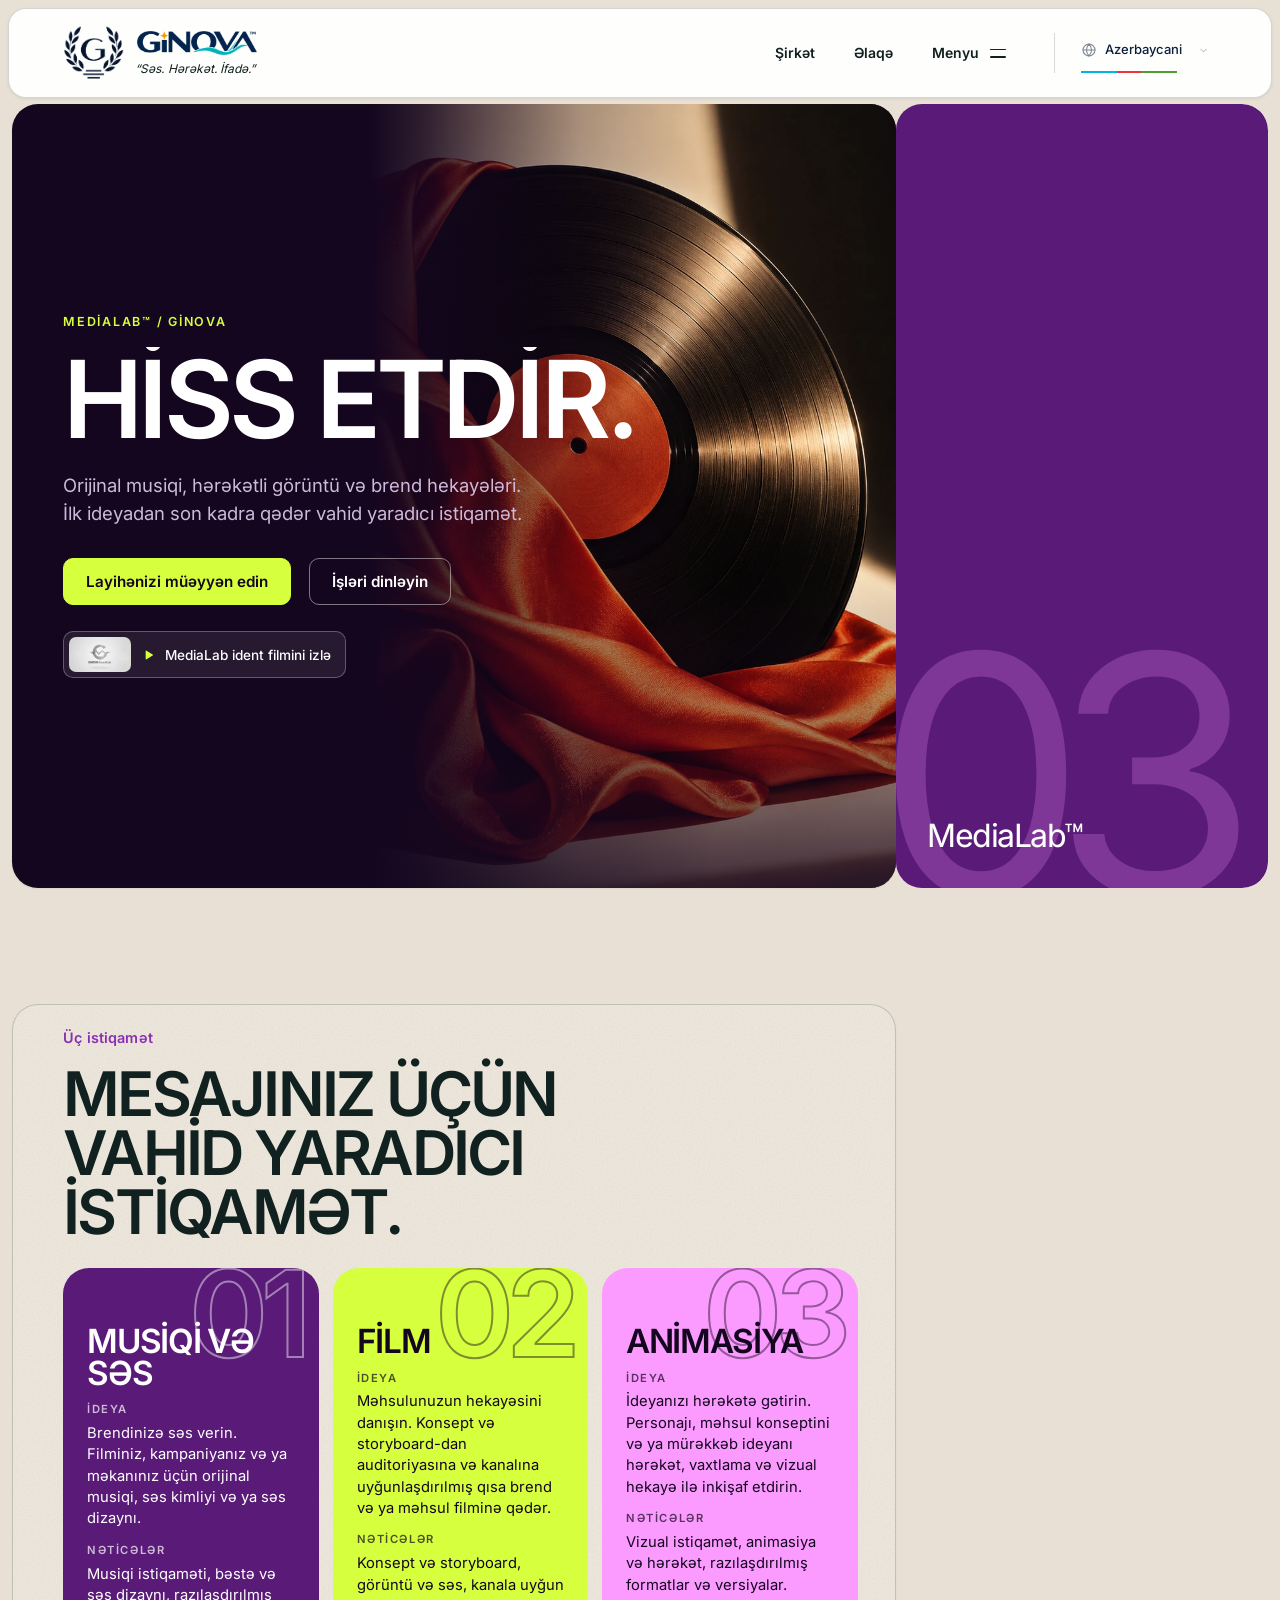
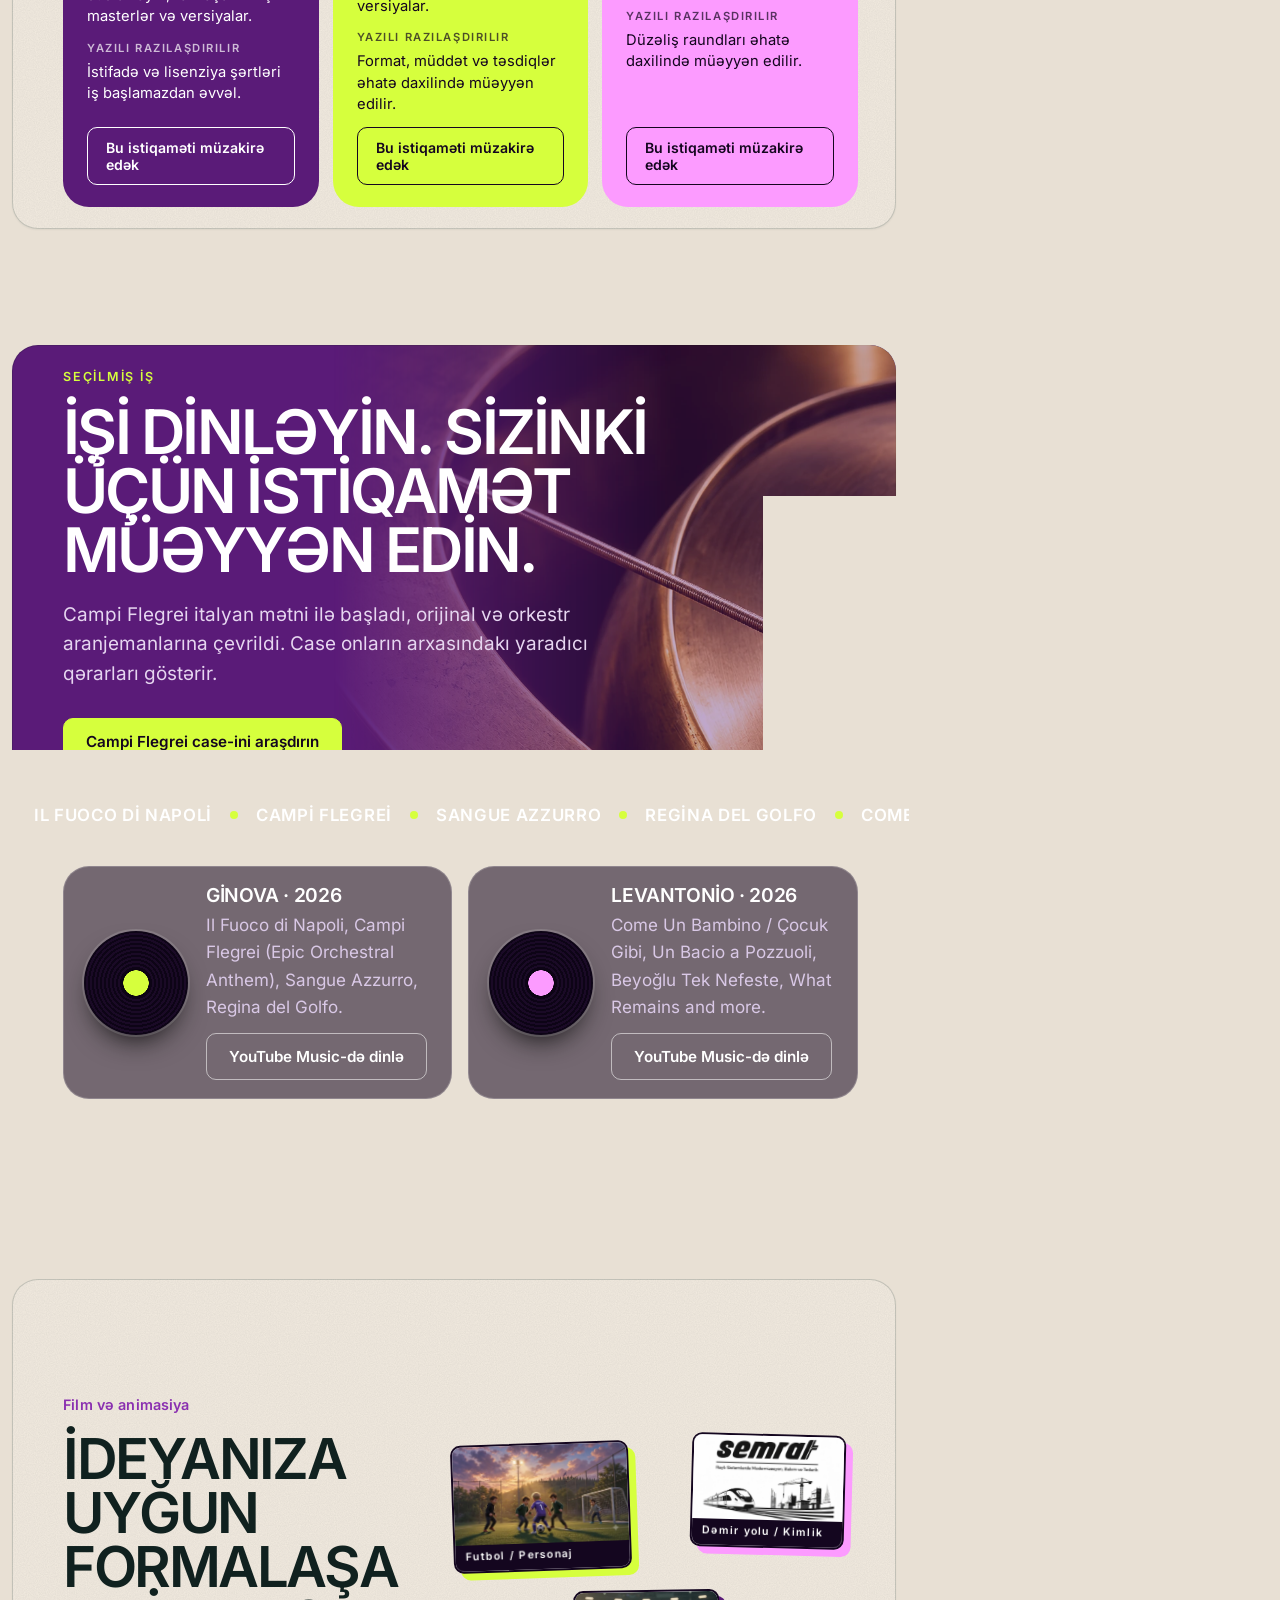
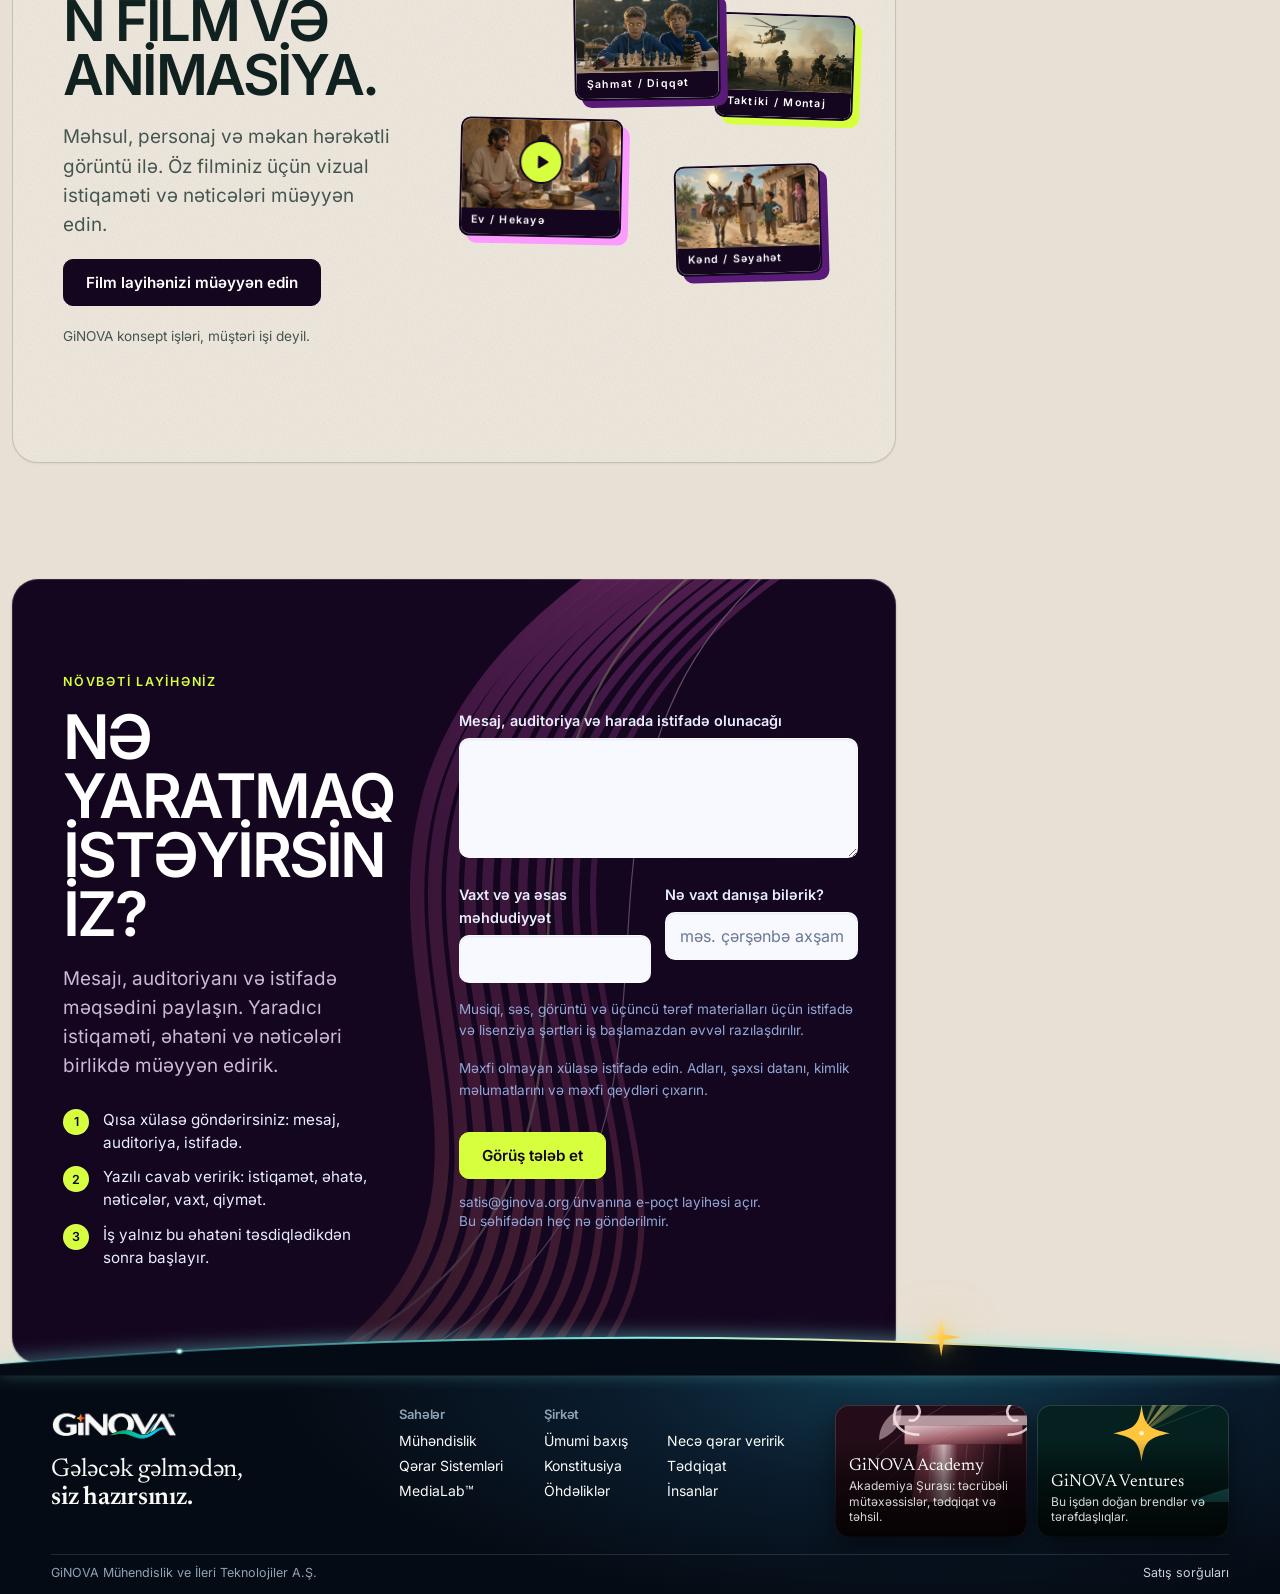
<file: az/index.html>
<!doctype html>
<html lang="az" dir="ltr" data-title-key="meta.title">
<head>
<meta charset="utf-8">
<meta name="viewport" content="width=device-width,initial-scale=1">
<title>GiNOVA MediaLab™ | Brendlər üçün orijinal musiqi, film və animasiya</title>
<script>/* Opening: decided before first paint so there is no flash. Not for reduced motion, a deep link or a scrolled page. */
(function(){try{var d=document.documentElement;if(!matchMedia('(prefers-reduced-motion: reduce)').matches&&!document.hidden&&(!location.hash||location.hash==='#intro')&&!(window.scrollY>20)&&!/[?&]still=1/.test(location.search))d.classList.add('intro-play')}catch(e){}})();</script>
<meta name="description" content="Brendlər, məhsul komandaları və korporativ kommunikasiya üçün orijinal musiqi, film və animasiya. İlk ideyadan son kadra qədər vahid yaradıcı istiqamət; nəticələr yazılı razılaşdırılır.">
<link rel="canonical" href="https://medialab.ginova.net/az/">
<link rel="alternate" hreflang="en" href="https://medialab.ginova.net/">
<link rel="alternate" hreflang="it" href="https://medialab.ginova.net/it/">
<link rel="alternate" hreflang="de" href="https://medialab.ginova.net/de/">
<link rel="alternate" hreflang="es" href="https://medialab.ginova.net/es/">
<link rel="alternate" hreflang="tr" href="https://medialab.ginova.net/tr/">
<link rel="alternate" hreflang="az" href="https://medialab.ginova.net/az/">
<link rel="alternate" hreflang="ar" href="https://medialab.ginova.net/ar/">
<link rel="alternate" hreflang="zh-Hans" href="https://medialab.ginova.net/zh/">
<link rel="alternate" hreflang="x-default" href="https://medialab.ginova.net/">
<meta property="og:type" content="website">
<meta property="og:site_name" content="GiNOVA">
<meta property="og:locale" content="az_AZ">
<meta property="og:title" content="GiNOVA MediaLab™ | Brendlər üçün orijinal musiqi, film və animasiya">
<meta property="og:description" content="Brendlər, məhsul komandaları və korporativ kommunikasiya üçün orijinal musiqi, film və animasiya. İlk ideyadan son kadra qədər vahid yaradıcı istiqamət; nəticələr yazılı razılaşdırılır.">
<meta property="og:url" content="https://medialab.ginova.net/az/">
<meta property="og:image" content="https://medialab.ginova.net/chrome/og.png">
<meta name="twitter:card" content="summary_large_image">
<script type="application/ld+json">{"@context": "https://schema.org", "@graph": [{"@type": "Organization", "@id": "https://ginova.org/#org", "name": "GiNOVA", "url": "https://ginova.org/", "logo": "https://medialab.ginova.net/chrome/crest.png", "email": "satis@ginova.org"}, {"@type": "WebSite", "@id": "https://medialab.ginova.net/#site", "url": "https://medialab.ginova.net/", "name": "GiNOVA MediaLab™", "inLanguage": ["en", "it", "de", "es", "tr", "az", "ar", "zh-Hans"], "publisher": {"@id": "https://ginova.org/#org"}}, {"@type": "WebPage", "url": "https://medialab.ginova.net/az/", "name": "GiNOVA MediaLab™ | Brendlər üçün orijinal musiqi, film və animasiya", "description": "Brendlər, məhsul komandaları və korporativ kommunikasiya üçün orijinal musiqi, film və animasiya. İlk ideyadan son kadra qədər vahid yaradıcı istiqamət; nəticələr yazılı razılaşdırılır.", "inLanguage": "az", "isPartOf": {"@id": "https://medialab.ginova.net/#site"}}, {"@type": "Service", "name": "GiNOVA MediaLab™", "description": "Brendlər, məhsul komandaları və korporativ kommunikasiya üçün orijinal musiqi, film və animasiya. İlk ideyadan son kadra qədər vahid yaradıcı istiqamət; nəticələr yazılı razılaşdırılır.", "url": "https://medialab.ginova.net/az/", "provider": {"@id": "https://ginova.org/#org"}, "hasOfferCatalog": {"@type": "OfferCatalog", "name": "Üç istiqamət", "itemListElement": [{"@type": "Offer", "itemOffered": {"@type": "Service", "name": "Musiqi və səs", "description": "Brendinizə səs verin. Filminiz, kampaniyanız və ya məkanınız üçün orijinal musiqi, səs kimliyi və ya səs dizaynı."}}, {"@type": "Offer", "itemOffered": {"@type": "Service", "name": "Film", "description": "Məhsulunuzun hekayəsini danışın. Konsept və storyboard-dan auditoriyasına və kanalına uyğunlaşdırılmış qısa brend və ya məhsul filminə qədər."}}, {"@type": "Offer", "itemOffered": {"@type": "Service", "name": "Animasiya", "description": "İdeyanızı hərəkətə gətirin. Personajı, məhsul konseptini və ya mürəkkəb ideyanı hərəkət, vaxtlama və vizual hekayə ilə inkişaf etdirin."}}]}}]}</script>
<link rel="icon" type="image/svg+xml" href="../chrome/favicon.svg">
<link rel="stylesheet" href="../fonts/fonts.css">
<link rel="stylesheet" href="../chrome/chrome.css">
<link rel="stylesheet" href="../style.css">
<link rel="stylesheet" href="../site.css">
</head>
<body>
<a class="gn-skip" href="#main" data-c="skip">Məzmuna keç</a>
<header class="gn-header" id="gnHeader" style="--gn-accent:#5a1b78">
  <div class="gn-nav" id="gnNav">
    <a class="gn-brand" href="https://ginova.org/" data-route="https://ginova.org/" data-ca="home" aria-label="GiNOVA ana səhifə">
      <span class="gn-crest"><img src="../chrome/crest.png" width="62" height="56" alt=""><img class="lt" src="../chrome/crest-light.png" width="62" height="56" alt=""></span>
      <span class="gn-word"><span class="gn-wm"><img class="gn-wordmark" src="../chrome/primary.png" width="140" height="32" alt="GiNOVA"><img class="gn-wordmark lt" src="../chrome/primary-light.png" width="140" height="32" alt=""></span><span class="gn-motto" data-c="motto.medialab">“Səs. Hərəkət. İfadə.”</span></span>
    </a>
    <span class="gn-gap" aria-hidden="true"><span class="gn-sec"><i class="n"></i><i class="rule"></i><b class="t"></b></span></span>
    <div class="gn-links" id="gnLinks">
      <a class="gn-co" id="gnCompany" href="https://ginova.org/company/" data-route="https://ginova.org/company/" data-c="company">Şirkət</a>
      <a class="gn-contact" id="gnContact" href="#start" data-ca="nav.contact" aria-label="Əlaqə"><span class="gn-contact-label" data-c="nav.contact">Əlaqə</span></a>
      <button class="gn-menu" id="gnMenuBtn" type="button" aria-expanded="false" aria-controls="gnOverlay"><span class="lbl" data-c="menu">Menyu</span><span class="bars" aria-hidden="true"><i></i><i></i></span></button>
      <div class="language-switcher" data-language-theme="portal"><select id="language-select" class="language-native" aria-label="Language"><option data-group="1" value="en" lang="en" dir="ltr">English</option><option data-group="1" value="it" lang="it" dir="ltr">Italiano</option><option data-group="1" value="de" lang="de" dir="ltr">Deutsch</option><option data-group="1" value="es" lang="es" dir="ltr">Español</option><option data-group="2" value="tr" lang="tr" dir="ltr">Türkçe</option><option data-group="2" value="az" lang="az" dir="ltr" selected>Azerbaycani</option><option data-group="3" value="ar" lang="ar" dir="rtl">العربية</option><option data-group="3" value="zh" lang="zh-Hans" dir="ltr">简体中文</option></select></div>
    </div>
  </div>
  <span class="gn-prog" aria-hidden="true"><i></i></span>
</header>
<div class="gn-ov" id="gnOverlay" role="dialog" aria-modal="true" data-ca="menu" aria-label="Menyu" data-site="medialab" data-cur="medialab">
  <div class="gn-ovbg" aria-hidden="true"><i class="l" data-s="engineering" style="background-color:#07131b;background-image:url(../chrome/pop-engineering.svg);background-position:center 64%"></i><i class="l" data-s="decision" style="background-color:#050934;background-image:url(../chrome/pop-decision.svg);background-position:center 34%"></i><i class="l" data-s="medialab" style="background-color:#1a0b2e;background-image:url(../chrome/pop-medialab.svg);background-position:center 42%"></i><i class="l" data-s="academy" style="background-color:#240d18;background-image:url(../chrome/pop-academy.svg);background-position:right 20%"></i><i class="l" data-s="ventures" style="background-color:#04211f;background-image:url(../chrome/pop-ventures.svg);background-position:right 14%"></i><i class="wash"></i></div>
  <div class="gn-ovin">
    <nav class="gn-ovsites" data-ca="sites" aria-label="GiNOVA.NET saytları">
      <p class="gn-ph" data-c="sites.h">GiNOVA.NET</p>
      <ol>
        <li><a class="gn-row" href="https://engineering.ginova.net/" data-route="https://engineering.ginova.net/" data-s="engineering"><span class="ix">01</span><span class="nm" data-c="nav.engineering">Mühəndislik</span><svg class="go" viewBox="0 0 24 24" width="22" height="22" fill="none" stroke="currentColor" stroke-width="1.6" stroke-linecap="round" stroke-linejoin="round" aria-hidden="true"><path d="M7 17 17 7M8 7h9v9"/></svg><span class="d" data-c="d.engineering">İstehsal sistemləri, texniki-iqtisadi əsaslandırma, qida daxil məhsul və proses inkişafı.</span></a></li>
        <li><a class="gn-row" href="https://consultancy.ginova.net/" data-route="https://consultancy.ginova.net/" data-s="decision"><span class="ix">02</span><span class="nm" data-c="nav.decision">Qərar Sistemləri</span><svg class="go" viewBox="0 0 24 24" width="22" height="22" fill="none" stroke="currentColor" stroke-width="1.6" stroke-linecap="round" stroke-linejoin="round" aria-hidden="true"><path d="M7 17 17 7M8 7h9v9"/></svg><span class="d" data-c="d.decision">Məsləhətçilik, data və süni intellekt: bir qərar sualı, sabit haqq, bir İnvestisiya Qərar Faylı.</span></a></li>
        <li class="is-cur"><div class="gn-row" aria-current="page"><span class="ix">03</span><span class="nm" dir="ltr" data-c="nav.medialab">MediaLab™</span><em class="here" data-c="here">Buradasınız</em><span class="d" data-c="d.medialab">Sifarişlə veb, film, səs və brend kommunikasiyası.</span></div></li>
        <li><a class="gn-row" href="https://academy.ginova.net/" data-route="https://academy.ginova.net/" data-s="academy"><span class="ix">04</span><span class="nm" data-c="nav.academy">Akademiya</span><svg class="go" viewBox="0 0 24 24" width="22" height="22" fill="none" stroke="currentColor" stroke-width="1.6" stroke-linecap="round" stroke-linejoin="round" aria-hidden="true"><path d="M7 17 17 7M8 7h9v9"/></svg><span class="d" data-c="d.academy">Akademiya Şurası: təcrübəli mütəxəssislər, tədqiqat və təhsil.</span></a></li>
        <li><a class="gn-row" href="https://ventures.ginova.net/" data-route="https://ventures.ginova.net/" data-s="ventures"><span class="ix">05</span><span class="nm" data-c="nav.ventures">Ventures</span><svg class="go" viewBox="0 0 24 24" width="22" height="22" fill="none" stroke="currentColor" stroke-width="1.6" stroke-linecap="round" stroke-linejoin="round" aria-hidden="true"><path d="M7 17 17 7M8 7h9v9"/></svg><span class="d" data-c="d.ventures">Bu işdən doğan brendlər və tərəfdaşlıqlar.</span></a></li>
      </ol>
    </nav>
    <nav class="gn-ovpage" data-ca="pagenav" aria-label="pagenav">
      <p class="gn-ph" data-c="menu.page">Bu səhifədə</p>
      <ol>
        <li><a class="gn-pl" href="#intro" data-c="rail.promise">Vəd</a></li>
        <li><a class="gn-pl" href="#work" data-c="rail.work">İstiqamətlər</a></li>
        <li><a class="gn-pl" href="#listen" data-c="rail.listen">Dinlə</a></li>
        <li><a class="gn-pl" href="#studies" data-c="rail.studies">Etüdlər</a></li>
        <li><a class="gn-pl" href="#start" data-c="rail.start">Başlanğıc</a></li>
      </ol>
      <a class="gn-all" href="https://ginova.org/#gn-company-overview" data-route="https://ginova.org/#gn-company-overview" data-c="nav.about">Haqqımızda</a>
    </nav>
    <div class="gn-ovfoot" id="gnOvFoot"></div>
  </div>
</div>


<div class="field" aria-hidden="true"><span>03</span><b data-c="nav.medialab" dir="ltr">MediaLab™</b></div>

<main id="main">

<!-- 1. Promise -->
<section id="intro" class="screen s-intro" data-nav="rail.promise" aria-labelledby="h-intro">
  <div class="curtains" aria-hidden="true">
    <div class="cur p1 c-eng"><span>01</span><b data-c="nav.engineering">Mühəndislik</b></div>
    <div class="cur p2 c-dec"><span>02</span><b data-c="nav.decision">Qərar Sistemləri</b></div>
    <div class="cur p3 home"><span>03</span><b data-c="nav.medialab" dir="ltr">MediaLab™</b></div>
  </div>
  <div class="hero-art" aria-hidden="true"><img src="../img/soundlab/study-1.webp" alt="" width="1254" height="1254" fetchpriority="high" decoding="async"></div>
  <div class="wrap intro-grid">
    <div class="intro-copy">
      <p class="kicker" data-t="intro.kicker">MediaLab™ / GiNOVA</p>
      <h1 id="h-intro" data-t="intro.h1">Hiss etdir.</h1>
      <p class="lede" data-t="intro.lede">Orijinal musiqi, hərəkətli görüntü və brend hekayələri. İlk ideyadan son kadra qədər vahid yaradıcı istiqamət.</p>
      <p class="actions">
        <a class="btn btn-solid" href="#start" data-t="intro.cta1">Layihənizi müəyyən edin</a>
        <a class="btn btn-line" href="#listen" data-t="intro.cta2">İşləri dinləyin</a>
      </p>
      <button class="filmchip" id="filmOpen" type="button" aria-haspopup="dialog">
        <span class="thumb" aria-hidden="true"></span>
        <svg class="pl" viewBox="0 0 24 24" width="14" height="14" fill="currentColor" aria-hidden="true"><path d="M8 5.5v13a1 1 0 0 0 1.5.86l10.5-6.5a1 1 0 0 0 0-1.72L9.5 4.64A1 1 0 0 0 8 5.5Z"/></svg>
        <span class="ft" data-t="film.open">MediaLab ident filmini izlə</span>
      </button>
    </div>
    <figure class="sheet" data-taria="sheet.label" aria-label="Yaradıcı brif">
      <div class="sheet-head"><span data-t="sheet.head">Yaradıcı brif</span></div>
      <dl>
        <div><dt data-t="sheet.who">Kimlər üçün</dt><dd data-t="sheet.who.v">Brendlər, məhsul komandaları və korporativ kommunikasiya bölmələri.</dd></div>
        <div><dt data-t="sheet.dec">Əvvəlcə həll etdiyimiz</dt><dd data-t="sheet.dec.v">Mesaj, kimə ünvanlandığı və harada istifadə olunacağı.</dd></div>
        <div><dt data-t="sheet.out">Razılaşdırılacaq nəticələr</dt><dd><ul><li><span data-t="sheet.out.0">Musiqi, səs dizaynı və razılaşdırılmış masterlər</span></li><li><span data-t="sheet.out.1">Razılaşdırılmış formatlarda film və animasiya</span></li><li><span data-t="sheet.out.2">Hər kanal üçün versiyalar</span></li><li><span data-t="sheet.out.3">Vizual istiqamət və storyboard</span></li></ul></dd></div>
      </dl>
    </figure>
  </div>
</section>

<!-- 2. Three directions -->
<section id="work" class="screen s-work" data-nav="rail.work" aria-labelledby="h-work">
  <div class="wrap">
    <p class="kicker" data-t="work.kicker">Üç istiqamət</p>
    <h2 id="h-work" data-t="work.h2">Mesajınız üçün vahid yaradıcı istiqamət.</h2>
    <div class="offers">
      <article>
        <h3 data-t="work.1.t">Musiqi və səs</h3>
        <dl>
          <div><dt data-t="work.dt1">İdeya</dt><dd data-t="work.1.d">Brendinizə səs verin. Filminiz, kampaniyanız və ya məkanınız üçün orijinal musiqi, səs kimliyi və ya səs dizaynı.</dd></div>
          <div><dt data-t="work.dt2">Nəticələr</dt><dd data-t="work.1.o">Musiqi istiqaməti, bəstə və səs dizaynı, razılaşdırılmış masterlər və versiyalar.</dd></div>
          <div><dt data-t="work.dt3">Yazılı razılaşdırılır</dt><dd data-t="work.1.r">İstifadə və lisenziya şərtləri iş başlamazdan əvvəl.</dd></div>
        </dl>
        <a class="btn btn-line offer-cta" href="#start" data-t="work.cta">Bu istiqaməti müzakirə edək</a>
      </article>
      <article>
        <h3 data-t="work.2.t">Film</h3>
        <dl>
          <div><dt data-t="work.dt1">İdeya</dt><dd data-t="work.2.d">Məhsulunuzun hekayəsini danışın. Konsept və storyboard-dan auditoriyasına və kanalına uyğunlaşdırılmış qısa brend və ya məhsul filminə qədər.</dd></div>
          <div><dt data-t="work.dt2">Nəticələr</dt><dd data-t="work.2.o">Konsept və storyboard, görüntü və səs, kanala uyğun versiyalar.</dd></div>
          <div><dt data-t="work.dt3">Yazılı razılaşdırılır</dt><dd data-t="work.2.r">Format, müddət və təsdiqlər əhatə daxilində müəyyən edilir.</dd></div>
        </dl>
        <a class="btn btn-line offer-cta" href="#start" data-t="work.cta">Bu istiqaməti müzakirə edək</a>
      </article>
      <article>
        <h3 data-t="work.3.t">Animasiya</h3>
        <dl>
          <div><dt data-t="work.dt1">İdeya</dt><dd data-t="work.3.d">İdeyanızı hərəkətə gətirin. Personajı, məhsul konseptini və ya mürəkkəb ideyanı hərəkət, vaxtlama və vizual hekayə ilə inkişaf etdirin.</dd></div>
          <div><dt data-t="work.dt2">Nəticələr</dt><dd data-t="work.3.o">Vizual istiqamət, animasiya və hərəkət, razılaşdırılmış formatlar və versiyalar.</dd></div>
          <div><dt data-t="work.dt3">Yazılı razılaşdırılır</dt><dd data-t="work.3.r">Düzəliş raundları əhatə daxilində müəyyən edilir.</dd></div>
        </dl>
        <a class="btn btn-line offer-cta" href="#start" data-t="work.cta">Bu istiqaməti müzakirə edək</a>
      </article>
    </div>
  </div>
</section>

<!-- 3. Listen: selected work -->
<section id="listen" class="screen s-listen" data-nav="rail.listen" aria-labelledby="h-listen">
  <span class="poster-word" aria-hidden="true">Campi Flegrei</span>
  <div class="listen-art" aria-hidden="true"><img src="../img/soundlab/study-2.webp" alt="" width="1254" height="1254" loading="lazy" decoding="async"></div>
  <div class="wrap">
    <p class="kicker" data-t="listen.kicker">Seçilmiş iş</p>
    <h2 id="h-listen" data-t="listen.h2">İşi dinləyin. Sizinki üçün istiqamət müəyyən edin.</h2>
    <p class="lede" data-t="listen.lede">Campi Flegrei italyan mətni ilə başladı, orijinal və orkestr aranjemanlarına çevrildi. Case onların arxasındakı yaradıcı qərarları göstərir.</p>
    <p class="actions"><a class="btn btn-solid" href="https://medialab.ginova.net/work/campi-flegrei/" data-t="listen.case">Campi Flegrei case-ini araşdırın</a></p>
    <div class="ticker" aria-hidden="true"><div class="tk"><span>Il Fuoco di Napoli</span><span>Campi Flegrei</span><span>Sangue Azzurro</span><span>Regina del Golfo</span><span>Come Un Bambino</span><span>Un Bacio a Pozzuoli</span><span>Beyoğlu Tek Nefeste</span><span>What Remains</span></div></div>
    <div class="albums">
      <article>
        <span class="disc d1" aria-hidden="true"></span>
        <h3 data-t="album.1.t">Ginova · 2026</h3>
        <p data-t="album.1.d">Il Fuoco di Napoli, Campi Flegrei (Epic Orchestral Anthem), Sangue Azzurro, Regina del Golfo.</p>
        <a class="btn btn-line" href="https://music.youtube.com/playlist?list=OLAK5uy_mT7oOmOXNSpKWwzxPKgs_seKzJVBgW4OI" target="_blank" rel="noopener noreferrer" data-t="album.cta">YouTube Music-də dinlə</a>
      </article>
      <article>
        <span class="disc d2" aria-hidden="true"></span>
        <h3 data-t="album.2.t">Levantonio · 2026</h3>
        <p data-t="album.2.d">Come Un Bambino / Çocuk Gibi, Un Bacio a Pozzuoli, Beyoğlu Tek Nefeste, What Remains and more.</p>
        <a class="btn btn-line" href="https://music.youtube.com/playlist?list=OLAK5uy_lpn3D_Ck-BZMiYm1XtT3mPH9ufiV-m9ZA" target="_blank" rel="noopener noreferrer" data-t="album.cta">YouTube Music-də dinlə</a>
      </article>
    </div>
    <p class="hint" data-t="album.fine">YouTube Music yeni pəncərədə açılır.</p>
  </div>
</section>

<!-- 4. Studies: six stills lie scattered on white -->
<section id="studies" class="screen s-studies" data-nav="rail.studies" aria-labelledby="h-studies">
  <div class="wrap studies-grid">
    <div class="st-copy">
      <p class="kicker" data-t="studies.kicker">Film və animasiya</p>
      <h2 id="h-studies" data-t="studies.h2">İdeyanıza uyğun formalaşan film və animasiya.</h2>
      <p class="lede" data-t="studies.lede">Məhsul, personaj və məkan hərəkətli görüntü ilə. Öz filminiz üçün vizual istiqaməti və nəticələri müəyyən edin.</p>
      <p class="actions"><a class="btn btn-solid" href="#start" data-t="studies.cta">Film layihənizi müəyyən edin</a></p>
      <p class="hint" data-t="studies.note">GiNOVA konsept işləri, müştəri işi deyil.</p>
    </div>
    <div class="scatter">
      <figure class="sc sc1"><img src="../img/studies/football-character.jpg" alt="" width="800" height="450" loading="lazy" decoding="async"><figcaption data-t="st.0">Futbol / Personaj</figcaption></figure>
      <figure class="sc sc2"><img src="../img/studies/rail-identity.jpg" alt="" width="800" height="450" loading="lazy" decoding="async"><figcaption data-t="st.1">Dəmir yolu / Kimlik</figcaption></figure>
      <figure class="sc sc3"><img src="../img/studies/chess-focus.jpg" alt="" width="800" height="450" loading="lazy" decoding="async"><figcaption data-t="st.2">Şahmat / Diqqət</figcaption></figure>
      <figure class="sc sc4"><img src="../img/studies/tactical-montage.jpg" alt="" width="800" height="450" loading="lazy" decoding="async"><figcaption data-t="st.3">Taktiki / Montaj</figcaption></figure>
      <figure class="sc sc5"><img src="../img/studies/home-story.jpg" alt="" width="800" height="450" loading="lazy" decoding="async">
        <button class="still-play" type="button" data-video="media/home-story.mp4" data-poster="../img/studies/home-story.jpg" data-taria="st.play" aria-label="Filmi oynat: Ev / Hekayə"><svg viewBox="0 0 24 24" width="20" height="20" fill="currentColor" aria-hidden="true"><path d="M8 5.5v13a1 1 0 0 0 1.5.86l10.5-6.5a1 1 0 0 0 0-1.72L9.5 4.64A1 1 0 0 0 8 5.5Z"/></svg></button>
        <figcaption data-t="st.4">Ev / Hekayə</figcaption></figure>
      <figure class="sc sc6"><img src="../img/studies/village-journey.jpg" alt="" width="800" height="450" loading="lazy" decoding="async"><figcaption data-t="st.5">Kənd / Səyahət</figcaption></figure>
    </div>
  </div>
</section>

<!-- 6. Start -->
<section id="start" class="screen s-start" data-nav="rail.start" aria-labelledby="h-start">
  <div class="wrap start-grid">
    <div>
      <p class="kicker" data-t="start.kicker">Növbəti layihəniz</p>
      <h2 id="h-start" data-t="start.h2">Nə yaratmaq istəyirsiniz?</h2>
      <p class="lede" data-t="start.lede">Mesajı, auditoriyanı və istifadə məqsədini paylaşın. Yaradıcı istiqaməti, əhatəni və nəticələri birlikdə müəyyən edirik.</p>
      <ol class="next" data-taria="next.label" aria-label="Sonra nə baş verir">
        <li><b aria-hidden="true">1</b><span data-t="next.1">Qısa xülasə göndərirsiniz: mesaj, auditoriya, istifadə.</span></li>
        <li><b aria-hidden="true">2</b><span data-t="next.2">Yazılı cavab veririk: istiqamət, əhatə, nəticələr, vaxt, qiymət.</span></li>
        <li><b aria-hidden="true">3</b><span data-t="next.3">İş yalnız bu əhatəni təsdiqlədikdən sonra başlayır.</span></li>
      </ol>
    </div>
    <form id="startForm" class="form" data-subject="mail.subject.m" novalidate>
      <label for="f1" data-t="start.l1">Mesaj, auditoriya və harada istifadə olunacağı</label>
      <textarea id="f1" rows="4" maxlength="900"></textarea>
      <div class="two">
        <div><label for="f3" data-t="start.l3">Vaxt və ya əsas məhdudiyyət</label><input id="f3" type="text" maxlength="200"></div>
        <div><label for="f4" data-t="start.l4">Nə vaxt danışa bilərik?</label><input id="f4" type="text" maxlength="200" data-tph="start.p4" placeholder="məs. çərşənbə axşamı və ya cümə axşamı günorta"></div>
      </div>
      <p class="privacy" data-t="limits.2.d">Musiqi, səs, görüntü və üçüncü tərəf materialları üçün istifadə və lisenziya şərtləri iş başlamazdan əvvəl razılaşdırılır.</p>
      <p class="privacy" data-t="start.privacy">Məxfi olmayan xülasə istifadə edin. Adları, şəxsi datanı, kimlik məlumatlarını və məxfi qeydləri çıxarın.</p>
      <p class="actions">
        <button class="btn btn-solid" id="startBtn" type="submit" data-t="start.btn">Görüş tələb et</button>
        <span class="fine" data-t="start.fine">satis@ginova.org ünvanına e-poçt layihəsi açır. Bu səhifədən heç nə göndərilmir.</span>
      </p>
    </form>
  </div>
</section>

</main>

<footer id="gn-contact" class="gn-world"><svg class="gw-limb" aria-hidden="true" viewBox="0 0 1440 60" preserveAspectRatio="none"><defs><linearGradient id="gwl" x1="0" x2="1"><stop stop-color="#2FA7A7" stop-opacity=".25"/><stop offset=".5" stop-color="#7FF3EE"/><stop offset=".72" stop-color="#FFE4A0"/><stop offset=".86" stop-color="#2FA7A7"/><stop offset="1" stop-color="#2FA7A7" stop-opacity=".25"/></linearGradient></defs><path d="M0 60V44Q720 -28 1440 44V60Z" fill="#050B14"/><path d="M0 44Q720 -28 1440 44" fill="none" stroke="url(#gwl)" stroke-width="2" vector-effect="non-scaling-stroke"/><defs><radialGradient id="gwb"><stop offset="0" stop-color="#fff"/><stop offset=".3" stop-color="#fff6d6"/><stop offset=".55" stop-color="#7FF3EE" stop-opacity=".55"/><stop offset="1" stop-color="#7FF3EE" stop-opacity="0"/></radialGradient></defs><ellipse class="gw-boom" cx="720" cy="8" rx="0" ry="0" fill="none" stroke="#BFFBF7" stroke-width="2" vector-effect="non-scaling-stroke" opacity="0"><animate attributeName="rx" dur="16s" repeatCount="indefinite" values="0;0;0;640;640" keyTimes="0;.745;.75;.84;1"/><animate attributeName="ry" dur="16s" repeatCount="indefinite" values="0;0;0;22;22" keyTimes="0;.745;.75;.84;1"/><animate attributeName="opacity" dur="16s" repeatCount="indefinite" values="0;0;.95;0;0" keyTimes="0;.745;.755;.84;1"/></ellipse><circle class="gw-orb" r="15" cx="0" cy="0" fill="url(#gwb)"><animateMotion dur="16s" repeatCount="indefinite" calcMode="spline" path="M0 44Q720 -28 1440 44" keyPoints="0;.5;1;.5;0" keyTimes="0;.25;.5;.75;1" keySplines=".1 .6 .4 1;.6 0 .9 .4;.6 0 .9 .4;.1 .6 .4 1"/><animate attributeName="r" dur="16s" repeatCount="indefinite" calcMode="spline" values="1.5;15;1.5;15;1.5" keyTimes="0;.25;.5;.75;1" keySplines=".1 .6 .4 1;.6 0 .9 .4;.6 0 .9 .4;.1 .6 .4 1"/></circle></svg><i class="gw-star" aria-hidden="true"><b></b></i><div class="gw-in"><div class="gw-brand"><img src="../chrome/wordmark-reversed.png" width="150" alt="GiNOVA"><p data-c="motto">Gələcək gəlmədən, siz hazırsınız.</p></div><nav aria-label="Sahələr" data-ca="fields"><h2 data-c="fields">Sahələr</h2><a href="https://engineering.ginova.net/" data-route="https://engineering.ginova.net/" data-c="nav.engineering">Mühəndislik</a><a href="https://consultancy.ginova.net/" data-route="https://consultancy.ginova.net/" data-c="nav.decision">Qərar Sistemləri</a><a href="https://medialab.ginova.net/" data-route="https://medialab.ginova.net/" dir="ltr">MediaLab™</a></nav><nav class="gw-co" aria-label="Şirkət" data-ca="company"><h2 data-c="company">Şirkət</h2><a data-route="https://ginova.org/company/" href="https://ginova.org/company/" data-c="overview">Ümumi baxış</a><a data-route="https://ginova.org/company/constitution/" href="https://ginova.org/company/constitution/" data-c="constitution">Konstitusiya</a><a data-route="https://ginova.org/company/commitments/" href="https://ginova.org/company/commitments/" data-c="commitments">Öhdəliklər</a><a data-route="https://ginova.org/company/how-we-decide/" href="https://ginova.org/company/how-we-decide/" data-c="decide">Necə qərar veririk</a><a data-route="https://ginova.org/company/research/" href="https://ginova.org/company/research/" data-c="research">Tədqiqat</a><a data-route="https://ginova.org/company/people/" href="https://ginova.org/company/people/" data-c="people">İnsanlar</a></nav><div class="gw-tiles"><a class="gw-tile gw-aca" data-route="https://ginova.org/company/academy/" href="https://ginova.org/company/academy/"><svg class="gw-art" aria-hidden="true" viewBox="-235 104 660 184" preserveAspectRatio="xMaxYMid slice" xmlns="http://www.w3.org/2000/svg"><defs><linearGradient id="fm" x1="0" x2="1"><stop stop-color="#1c0912"/><stop offset=".38" stop-color="#8c4452"/><stop offset=".5" stop-color="#f3d3d9"/><stop offset=".6" stop-color="#6b2f3c"/><stop offset="1" stop-color="#170710"/></linearGradient><linearGradient id="fr" x1="0" y1="0" x2="1" y2="1"><stop stop-color="#ffe6ea"/><stop offset=".5" stop-color="#b9737d"/><stop offset="1" stop-color="#4a1c28"/></linearGradient></defs><g transform="translate(44 -36)"><path d="M96 880L176 214H346L352 880Z" fill="url(#fm)" opacity=".9"/><path d="M372 880L402 300H520L560 880Z" fill="url(#fm)" opacity=".42"/><path d="M128 880L204 214M170 880L236 214M212 880L268 214M254 880L300 214M296 880L330 214" stroke="#ffe3e8" stroke-opacity=".3" fill="none"/><path d="M150 214H372V178H150Z" fill="url(#fr)" opacity=".86"/><path d="M128 178H396V160H128Z" fill="#f3d3d9" opacity=".7"/><path d="M178 196c-34 0-52-20-46-44 5-20 34-25 44-8 8 14-6 30-18 24" fill="none" stroke="#fff0f2" stroke-width="5" stroke-opacity=".82"/><path d="M344 196c34 0 52-20 46-44-5-20-34-25-44-8-8 14 6 30 18 24" fill="none" stroke="#fff0f2" stroke-width="5" stroke-opacity=".82"/></g><path d="M-40 500C110 90 440 -30 680 90" fill="none" stroke="#f2c3cc" stroke-opacity=".34"/><path d="M-40 560C130 130 470 20 680 150" fill="none" stroke="#f2c3cc" stroke-opacity=".18"/><g fill="#f3d3d9" fill-opacity=".5"><path d="M86 268c-4-30 12-54 34-66 6 28-8 52-34 66z"/><path d="M146 170c0-28 18-50 42-58 2 28-16 48-42 58z"/><path d="M226 104c6-26 28-42 52-44-4 26-26 42-52 44z"/><path d="M320 66c12-22 36-32 60-28-10 24-34 34-60 28z"/><path d="M428 54c16-18 42-22 62-12-14 20-40 26-62 12z"/></g><circle cx="305" cy="92" r="5" fill="#fff4f6"/></svg><span><strong lang="en" dir="ltr">GiNOVA Academy</strong><small data-c="academy">Akademiya Şurası: təcrübəli mütəxəssislər, tədqiqat və təhsil.</small></span></a><a class="gw-tile gw-ven" data-route="https://ginova.org/company/ventures/" href="https://ginova.org/company/ventures/"><svg class="gw-art" aria-hidden="true" viewBox="-280 504 770 214" preserveAspectRatio="xMaxYMid slice" xmlns="http://www.w3.org/2000/svg"><defs><linearGradient id="ft" x1="0" x2="1"><stop stop-color="#02403f"/><stop offset=".5" stop-color="#00b4be"/><stop offset="1" stop-color="#7ff3ee"/></linearGradient><linearGradient id="fy" x1="0" y1="1" x2="1" y2="0"><stop stop-color="#ffc04d"/><stop offset=".45" stop-color="#00b4be" stop-opacity=".6"/><stop offset="1" stop-color="#02403f" stop-opacity="0"/></linearGradient></defs><g transform="translate(122 -44)"><path d="M176 610L640 -30V120Z" fill="url(#fy)" opacity=".62"/><path d="M176 610L640 170V330Z" fill="url(#fy)" opacity=".34"/><path d="M176 610L420 -40H520Z" fill="url(#fy)" opacity=".42"/><path d="M176 610L640 40M176 610L640 250M176 610L470 -40M176 610L640 430" stroke="#b9fff7" stroke-opacity=".26" fill="none"/></g><path d="M-40 742C96 676 214 792 334 744S540 650 640 700V880H-40Z" fill="url(#ft)" opacity=".5"/><path d="M-40 780C110 712 230 830 350 780S550 690 640 736" fill="none" stroke="#7ff3ee" stroke-width="10" stroke-opacity=".78"/><path d="M-40 812C110 748 230 860 350 812S550 724 640 770" fill="none" stroke="#7ff3ee" stroke-opacity=".3"/><g transform="translate(122 -44)"><path d="M176 548C182 592 190 600 238 610C190 620 182 628 176 672C170 628 162 620 114 610C162 600 170 592 176 548Z" fill="#ffc53d"/><circle cx="176" cy="610" r="5" fill="#fff4cf"/></g></svg><span><strong lang="en" dir="ltr">GiNOVA Ventures</strong><small data-c="ventures">Bu işdən doğan brendlər və tərəfdaşlıqlar.</small></span></a></div></div><div class="gw-base"><span data-c="legal">GiNOVA Mühendislik ve İleri Teknolojiler A.Ş.</span><a href="mailto:satis@ginova.org" dir="ltr" data-c="sales">Satış sorğuları</a><button type="button" class="gw-snd" aria-pressed="false" data-ca="music" aria-label="Musiqi"><svg viewBox="0 0 24 24" width="16" height="16" fill="none" stroke="currentColor" stroke-width="1.6" stroke-linecap="round" stroke-linejoin="round" aria-hidden="true"><path d="M4 9v6h4l5 4V5L8 9H4Z"/><path class="gw-snd-on" d="M16 9a4 4 0 0 1 0 6M18.5 6.5a8 8 0 0 1 0 11"/><path class="gw-snd-off" d="m16 9 5 6m0-6-5 6"/></svg></button></div></footer>

<dialog class="filmdlg" id="filmDlg" data-taria="film.aria" aria-label="GiNOVA MediaLab: film">
  <div class="dlg-in">
    <video id="filmVideo" controls playsinline preload="none" poster="../media/ident.jpg" width="960" height="540"><source src="../media/ident.mp4" type="video/mp4"></video>
    <button class="dlg-x" id="filmClose" type="button" data-taria="film.close" aria-label="Filmi bağla"><svg viewBox="0 0 24 24" width="18" height="18" fill="none" stroke="currentColor" stroke-width="1.8" stroke-linecap="round" aria-hidden="true"><path d="M6 6l12 12M18 6 6 18"/></svg></button>
  </div>
</dialog>

<script>window.GN_AUDIO_BASE='../chrome/audio/';window.GN_BOOKING_URL='';</script>
<script>window.GN_LANG="az";</script>
<script src="../i18n-page.js"></script>
<script src="../common-i18n.js"></script>
<script src="../chrome/chrome.js"></script>
<script src="../page.js"></script>
<script src="../site.js"></script>
</body>
</html>
</file>
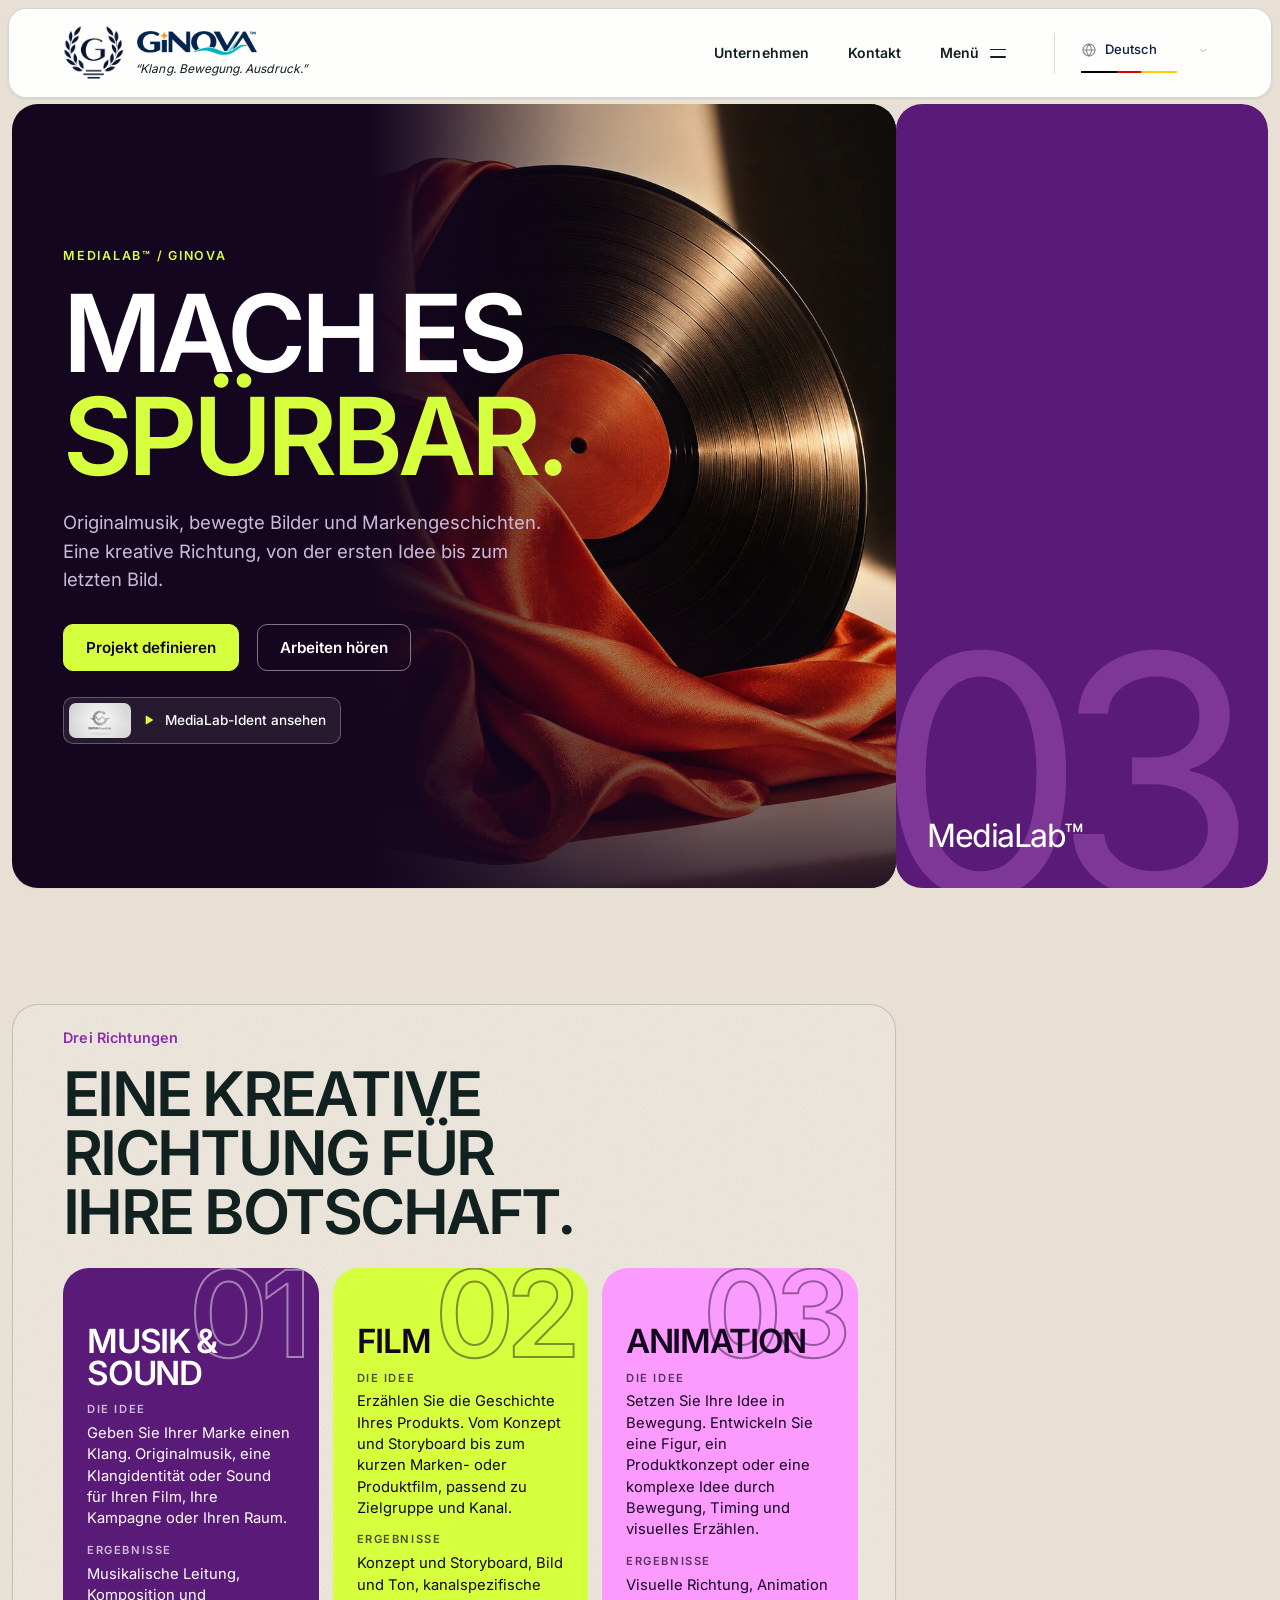
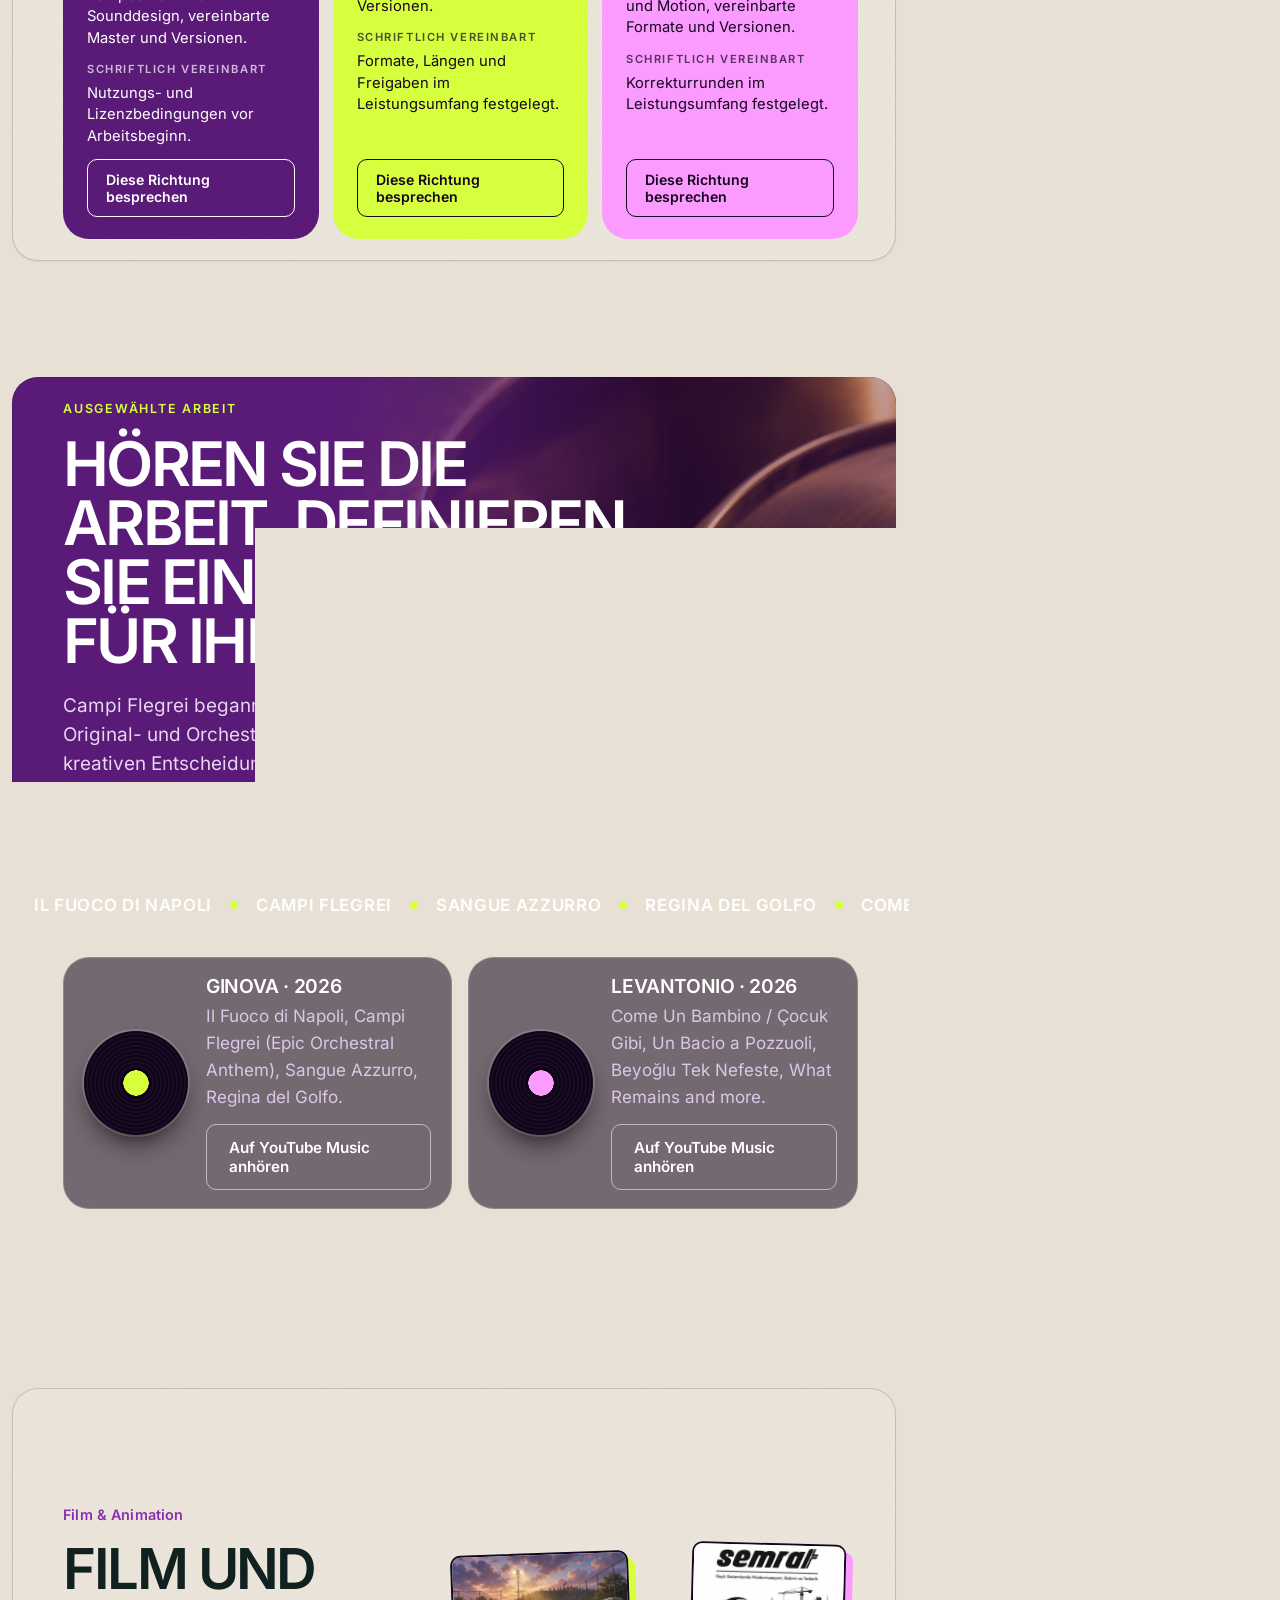
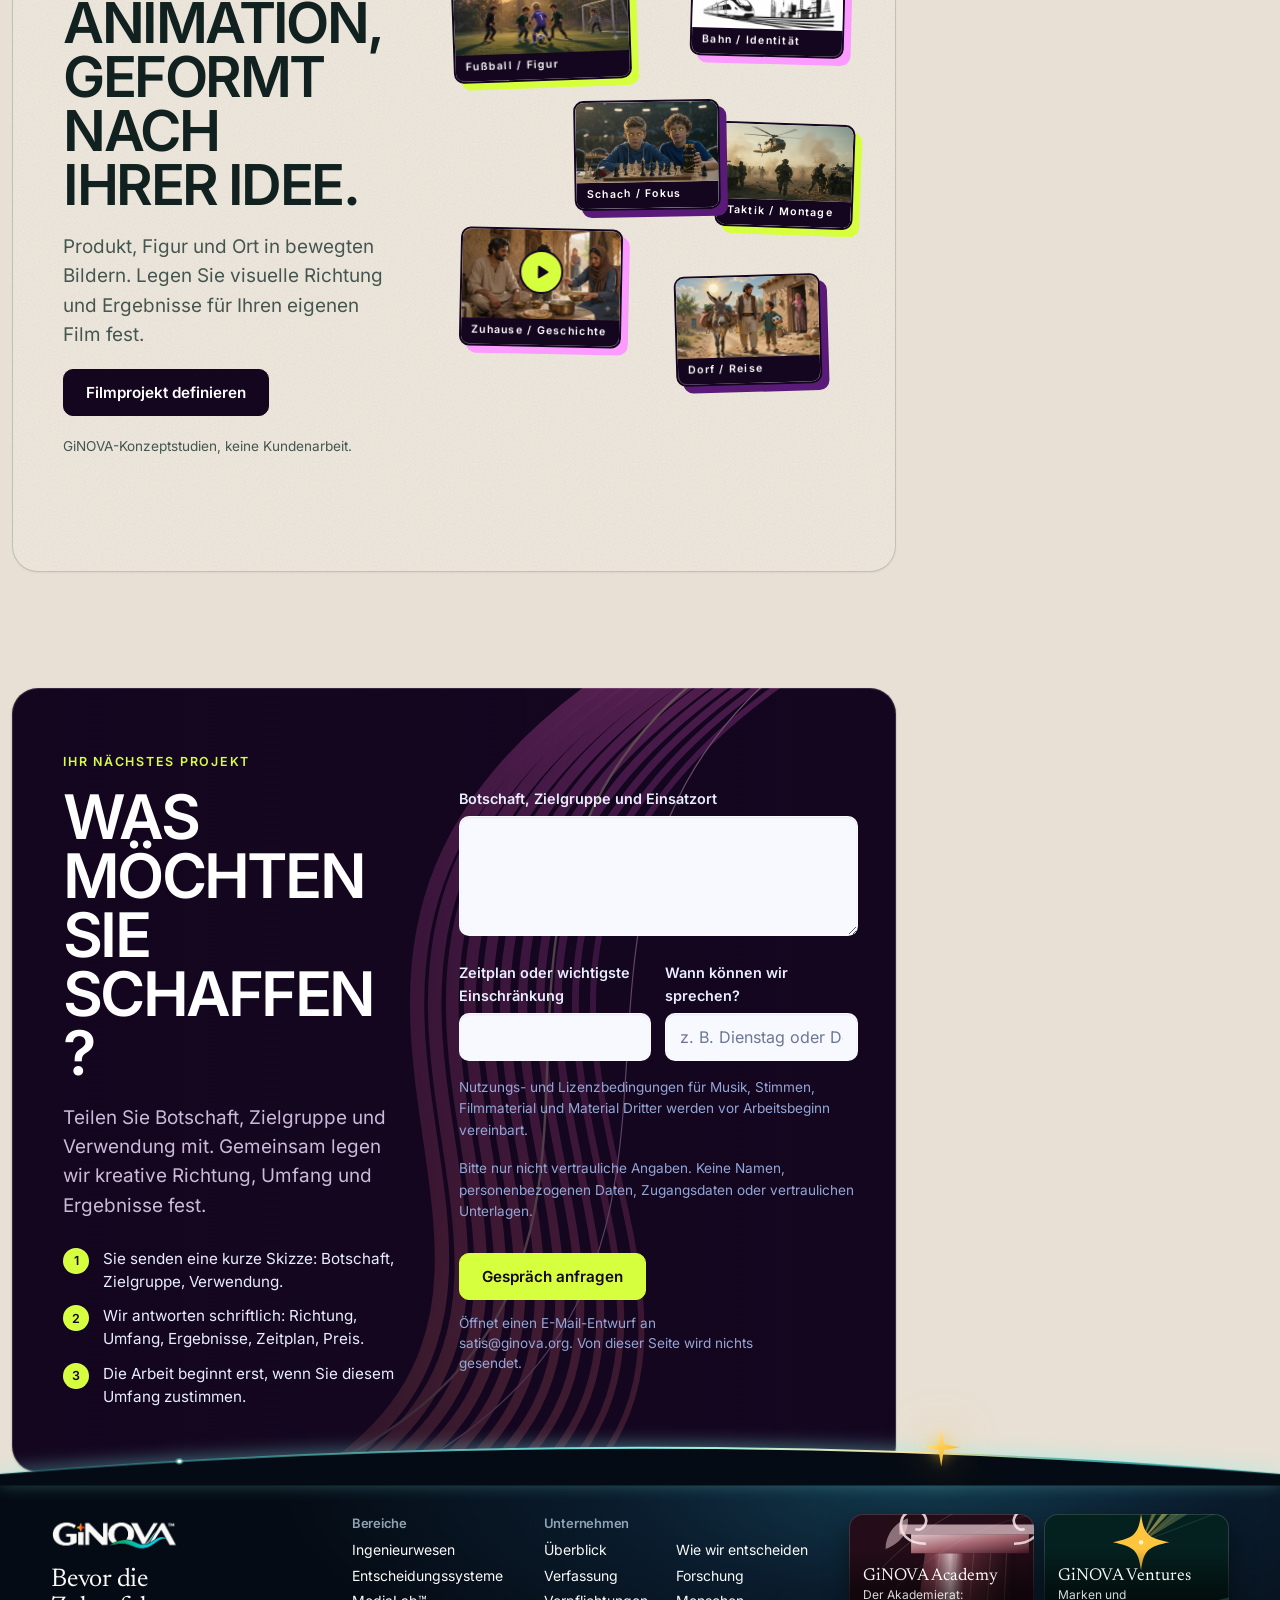
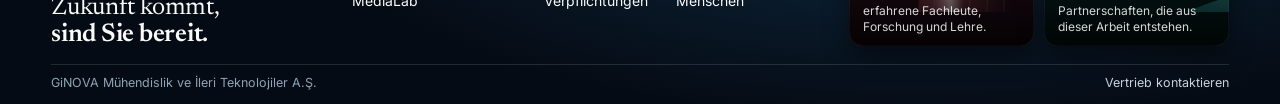
<file: de/index.html>
<!doctype html>
<html lang="de" dir="ltr" data-title-key="meta.title">
<head>
<meta charset="utf-8">
<meta name="viewport" content="width=device-width,initial-scale=1">
<title>GiNOVA MediaLab™ | Originalmusik, Film und Animation für Marken</title>
<script>/* Opening: decided before first paint so there is no flash. Not for reduced motion, a deep link or a scrolled page. */
(function(){try{var d=document.documentElement;if(!matchMedia('(prefers-reduced-motion: reduce)').matches&&!document.hidden&&(!location.hash||location.hash==='#intro')&&!(window.scrollY>20)&&!/[?&]still=1/.test(location.search))d.classList.add('intro-play')}catch(e){}})();</script>
<meta name="description" content="Originalmusik, Film und Animation für Marken, Produktteams und Unternehmenskommunikation. Eine kreative Richtung von der ersten Idee bis zum letzten Bild, mit schriftlich vereinbarten Ergebnissen.">
<link rel="canonical" href="https://medialab.ginova.net/de/">
<link rel="alternate" hreflang="en" href="https://medialab.ginova.net/">
<link rel="alternate" hreflang="it" href="https://medialab.ginova.net/it/">
<link rel="alternate" hreflang="de" href="https://medialab.ginova.net/de/">
<link rel="alternate" hreflang="es" href="https://medialab.ginova.net/es/">
<link rel="alternate" hreflang="tr" href="https://medialab.ginova.net/tr/">
<link rel="alternate" hreflang="az" href="https://medialab.ginova.net/az/">
<link rel="alternate" hreflang="ar" href="https://medialab.ginova.net/ar/">
<link rel="alternate" hreflang="zh-Hans" href="https://medialab.ginova.net/zh/">
<link rel="alternate" hreflang="x-default" href="https://medialab.ginova.net/">
<meta property="og:type" content="website">
<meta property="og:site_name" content="GiNOVA">
<meta property="og:locale" content="de_DE">
<meta property="og:title" content="GiNOVA MediaLab™ | Originalmusik, Film und Animation für Marken">
<meta property="og:description" content="Originalmusik, Film und Animation für Marken, Produktteams und Unternehmenskommunikation. Eine kreative Richtung von der ersten Idee bis zum letzten Bild, mit schriftlich vereinbarten Ergebnissen.">
<meta property="og:url" content="https://medialab.ginova.net/de/">
<meta property="og:image" content="https://medialab.ginova.net/chrome/og.png">
<meta name="twitter:card" content="summary_large_image">
<script type="application/ld+json">{"@context": "https://schema.org", "@graph": [{"@type": "Organization", "@id": "https://ginova.org/#org", "name": "GiNOVA", "url": "https://ginova.org/", "logo": "https://medialab.ginova.net/chrome/crest.png", "email": "satis@ginova.org"}, {"@type": "WebSite", "@id": "https://medialab.ginova.net/#site", "url": "https://medialab.ginova.net/", "name": "GiNOVA MediaLab™", "inLanguage": ["en", "it", "de", "es", "tr", "az", "ar", "zh-Hans"], "publisher": {"@id": "https://ginova.org/#org"}}, {"@type": "WebPage", "url": "https://medialab.ginova.net/de/", "name": "GiNOVA MediaLab™ | Originalmusik, Film und Animation für Marken", "description": "Originalmusik, Film und Animation für Marken, Produktteams und Unternehmenskommunikation. Eine kreative Richtung von der ersten Idee bis zum letzten Bild, mit schriftlich vereinbarten Ergebnissen.", "inLanguage": "de", "isPartOf": {"@id": "https://medialab.ginova.net/#site"}}, {"@type": "Service", "name": "GiNOVA MediaLab™", "description": "Originalmusik, Film und Animation für Marken, Produktteams und Unternehmenskommunikation. Eine kreative Richtung von der ersten Idee bis zum letzten Bild, mit schriftlich vereinbarten Ergebnissen.", "url": "https://medialab.ginova.net/de/", "provider": {"@id": "https://ginova.org/#org"}, "hasOfferCatalog": {"@type": "OfferCatalog", "name": "Drei Richtungen", "itemListElement": [{"@type": "Offer", "itemOffered": {"@type": "Service", "name": "Musik & Sound", "description": "Geben Sie Ihrer Marke einen Klang. Originalmusik, eine Klangidentität oder Sound für Ihren Film, Ihre Kampagne oder Ihren Raum."}}, {"@type": "Offer", "itemOffered": {"@type": "Service", "name": "Film", "description": "Erzählen Sie die Geschichte Ihres Produkts. Vom Konzept und Storyboard bis zum kurzen Marken- oder Produktfilm, passend zu Zielgruppe und Kanal."}}, {"@type": "Offer", "itemOffered": {"@type": "Service", "name": "Animation", "description": "Setzen Sie Ihre Idee in Bewegung. Entwickeln Sie eine Figur, ein Produktkonzept oder eine komplexe Idee durch Bewegung, Timing und visuelles Erzählen."}}]}}]}</script>
<link rel="icon" type="image/svg+xml" href="../chrome/favicon.svg">
<link rel="stylesheet" href="../fonts/fonts.css">
<link rel="stylesheet" href="../chrome/chrome.css">
<link rel="stylesheet" href="../style.css">
<link rel="stylesheet" href="../site.css">
</head>
<body>
<a class="gn-skip" href="#main" data-c="skip">Zum Inhalt springen</a>
<header class="gn-header" id="gnHeader" style="--gn-accent:#5a1b78">
  <div class="gn-nav" id="gnNav">
    <a class="gn-brand" href="https://ginova.org/" data-route="https://ginova.org/" data-ca="home" aria-label="GiNOVA">
      <span class="gn-crest"><img src="../chrome/crest.png" width="62" height="56" alt=""><img class="lt" src="../chrome/crest-light.png" width="62" height="56" alt=""></span>
      <span class="gn-word"><span class="gn-wm"><img class="gn-wordmark" src="../chrome/primary.png" width="140" height="32" alt="GiNOVA"><img class="gn-wordmark lt" src="../chrome/primary-light.png" width="140" height="32" alt=""></span><span class="gn-motto" data-c="motto.medialab">“Klang. Bewegung. Ausdruck.”</span></span>
    </a>
    <span class="gn-gap" aria-hidden="true"><span class="gn-sec"><i class="n"></i><i class="rule"></i><b class="t"></b></span></span>
    <div class="gn-links" id="gnLinks">
      <a class="gn-co" id="gnCompany" href="https://ginova.org/company/" data-route="https://ginova.org/company/" data-c="company">Unternehmen</a>
      <a class="gn-contact" id="gnContact" href="#start" data-ca="nav.contact" aria-label="Kontakt"><span class="gn-contact-label" data-c="nav.contact">Kontakt</span></a>
      <button class="gn-menu" id="gnMenuBtn" type="button" aria-expanded="false" aria-controls="gnOverlay"><span class="lbl" data-c="menu">Menü</span><span class="bars" aria-hidden="true"><i></i><i></i></span></button>
      <div class="language-switcher" data-language-theme="portal"><select id="language-select" class="language-native" aria-label="Language"><option data-group="1" value="en" lang="en" dir="ltr">English</option><option data-group="1" value="it" lang="it" dir="ltr">Italiano</option><option data-group="1" value="de" lang="de" dir="ltr" selected>Deutsch</option><option data-group="1" value="es" lang="es" dir="ltr">Español</option><option data-group="2" value="tr" lang="tr" dir="ltr">Türkçe</option><option data-group="2" value="az" lang="az" dir="ltr">Azerbaycani</option><option data-group="3" value="ar" lang="ar" dir="rtl">العربية</option><option data-group="3" value="zh" lang="zh-Hans" dir="ltr">简体中文</option></select></div>
    </div>
  </div>
  <span class="gn-prog" aria-hidden="true"><i></i></span>
</header>
<div class="gn-ov" id="gnOverlay" role="dialog" aria-modal="true" data-ca="menu" aria-label="Menü" data-site="medialab" data-cur="medialab">
  <div class="gn-ovbg" aria-hidden="true"><i class="l" data-s="engineering" style="background-color:#07131b;background-image:url(../chrome/pop-engineering.svg);background-position:center 64%"></i><i class="l" data-s="decision" style="background-color:#050934;background-image:url(../chrome/pop-decision.svg);background-position:center 34%"></i><i class="l" data-s="medialab" style="background-color:#1a0b2e;background-image:url(../chrome/pop-medialab.svg);background-position:center 42%"></i><i class="l" data-s="academy" style="background-color:#240d18;background-image:url(../chrome/pop-academy.svg);background-position:right 20%"></i><i class="l" data-s="ventures" style="background-color:#04211f;background-image:url(../chrome/pop-ventures.svg);background-position:right 14%"></i><i class="wash"></i></div>
  <div class="gn-ovin">
    <nav class="gn-ovsites" data-ca="sites" aria-label="GiNOVA.NET-Websites">
      <p class="gn-ph" data-c="sites.h">GiNOVA.NET</p>
      <ol>
        <li><a class="gn-row" href="https://engineering.ginova.net/" data-route="https://engineering.ginova.net/" data-s="engineering"><span class="ix">01</span><span class="nm" data-c="nav.engineering">Ingenieurwesen</span><svg class="go" viewBox="0 0 24 24" width="22" height="22" fill="none" stroke="currentColor" stroke-width="1.6" stroke-linecap="round" stroke-linejoin="round" aria-hidden="true"><path d="M7 17 17 7M8 7h9v9"/></svg><span class="d" data-c="d.engineering">Produktionssysteme, Machbarkeit sowie Produkt- und Prozessentwicklung, auch für Lebensmittel.</span></a></li>
        <li><a class="gn-row" href="https://consultancy.ginova.net/" data-route="https://consultancy.ginova.net/" data-s="decision"><span class="ix">02</span><span class="nm" data-c="nav.decision">Entscheidungssysteme</span><svg class="go" viewBox="0 0 24 24" width="22" height="22" fill="none" stroke="currentColor" stroke-width="1.6" stroke-linecap="round" stroke-linejoin="round" aria-hidden="true"><path d="M7 17 17 7M8 7h9v9"/></svg><span class="d" data-c="d.decision">Beratung, Daten und KI: eine Entscheidungsfrage, ein Festpreis, eine Investitionsentscheidungsakte.</span></a></li>
        <li class="is-cur"><div class="gn-row" aria-current="page"><span class="ix">03</span><span class="nm" dir="ltr" data-c="nav.medialab">MediaLab™</span><em class="here" data-c="here">Sie sind hier</em><span class="d" data-c="d.medialab">Web, Film, Klang und Markenkommunikation im Auftrag.</span></div></li>
        <li><a class="gn-row" href="https://academy.ginova.net/" data-route="https://academy.ginova.net/" data-s="academy"><span class="ix">04</span><span class="nm" data-c="nav.academy">Akademie</span><svg class="go" viewBox="0 0 24 24" width="22" height="22" fill="none" stroke="currentColor" stroke-width="1.6" stroke-linecap="round" stroke-linejoin="round" aria-hidden="true"><path d="M7 17 17 7M8 7h9v9"/></svg><span class="d" data-c="d.academy">Der Akademierat: erfahrene Fachleute, Forschung und Lehre.</span></a></li>
        <li><a class="gn-row" href="https://ventures.ginova.net/" data-route="https://ventures.ginova.net/" data-s="ventures"><span class="ix">05</span><span class="nm" data-c="nav.ventures">Ventures</span><svg class="go" viewBox="0 0 24 24" width="22" height="22" fill="none" stroke="currentColor" stroke-width="1.6" stroke-linecap="round" stroke-linejoin="round" aria-hidden="true"><path d="M7 17 17 7M8 7h9v9"/></svg><span class="d" data-c="d.ventures">Marken und Partnerschaften, die aus dieser Arbeit entstehen.</span></a></li>
      </ol>
    </nav>
    <nav class="gn-ovpage" data-ca="pagenav" aria-label="pagenav">
      <p class="gn-ph" data-c="menu.page">Auf dieser Seite</p>
      <ol>
        <li><a class="gn-pl" href="#intro" data-c="rail.promise">Versprechen</a></li>
        <li><a class="gn-pl" href="#work" data-c="rail.work">Richtungen</a></li>
        <li><a class="gn-pl" href="#listen" data-c="rail.listen">Hören</a></li>
        <li><a class="gn-pl" href="#studies" data-c="rail.studies">Studien</a></li>
        <li><a class="gn-pl" href="#start" data-c="rail.start">Start</a></li>
      </ol>
      <a class="gn-all" href="https://ginova.org/#gn-company-overview" data-route="https://ginova.org/#gn-company-overview" data-c="nav.about">Über uns</a>
    </nav>
    <div class="gn-ovfoot" id="gnOvFoot"></div>
  </div>
</div>


<div class="field" aria-hidden="true"><span>03</span><b data-c="nav.medialab" dir="ltr">MediaLab™</b></div>

<main id="main">

<!-- 1. Promise -->
<section id="intro" class="screen s-intro" data-nav="rail.promise" aria-labelledby="h-intro">
  <div class="curtains" aria-hidden="true">
    <div class="cur p1 c-eng"><span>01</span><b data-c="nav.engineering">Ingenieurwesen</b></div>
    <div class="cur p2 c-dec"><span>02</span><b data-c="nav.decision">Entscheidungssysteme</b></div>
    <div class="cur p3 home"><span>03</span><b data-c="nav.medialab" dir="ltr">MediaLab™</b></div>
  </div>
  <div class="hero-art" aria-hidden="true"><img src="../img/soundlab/study-1.webp" alt="" width="1254" height="1254" fetchpriority="high" decoding="async"></div>
  <div class="wrap intro-grid">
    <div class="intro-copy">
      <p class="kicker" data-t="intro.kicker">MediaLab™ / GiNOVA</p>
      <h1 id="h-intro" data-t="intro.h1">Mach es spürbar.</h1>
      <p class="lede" data-t="intro.lede">Originalmusik, bewegte Bilder und Markengeschichten. Eine kreative Richtung, von der ersten Idee bis zum letzten Bild.</p>
      <p class="actions">
        <a class="btn btn-solid" href="#start" data-t="intro.cta1">Projekt definieren</a>
        <a class="btn btn-line" href="#listen" data-t="intro.cta2">Arbeiten hören</a>
      </p>
      <button class="filmchip" id="filmOpen" type="button" aria-haspopup="dialog">
        <span class="thumb" aria-hidden="true"></span>
        <svg class="pl" viewBox="0 0 24 24" width="14" height="14" fill="currentColor" aria-hidden="true"><path d="M8 5.5v13a1 1 0 0 0 1.5.86l10.5-6.5a1 1 0 0 0 0-1.72L9.5 4.64A1 1 0 0 0 8 5.5Z"/></svg>
        <span class="ft" data-t="film.open">MediaLab-Ident ansehen</span>
      </button>
    </div>
    <figure class="sheet" data-taria="sheet.label" aria-label="Kreativbriefing">
      <div class="sheet-head"><span data-t="sheet.head">Kreativbriefing</span></div>
      <dl>
        <div><dt data-t="sheet.who">Für wen</dt><dd data-t="sheet.who.v">Marken, Produktteams und Unternehmenskommunikation.</dd></div>
        <div><dt data-t="sheet.dec">Was wir zuerst klären</dt><dd data-t="sheet.dec.v">Die Botschaft, wen sie erreichen soll und wo sie eingesetzt wird.</dd></div>
        <div><dt data-t="sheet.out">Zu vereinbarende Ergebnisse</dt><dd><ul><li><span data-t="sheet.out.0">Musik, Sounddesign und vereinbarte Master</span></li><li><span data-t="sheet.out.1">Film und Animation in vereinbarten Formaten</span></li><li><span data-t="sheet.out.2">Versionen für jeden Kanal</span></li><li><span data-t="sheet.out.3">Visuelle Richtung und Storyboard</span></li></ul></dd></div>
      </dl>
    </figure>
  </div>
</section>

<!-- 2. Three directions -->
<section id="work" class="screen s-work" data-nav="rail.work" aria-labelledby="h-work">
  <div class="wrap">
    <p class="kicker" data-t="work.kicker">Drei Richtungen</p>
    <h2 id="h-work" data-t="work.h2">Eine kreative Richtung für Ihre Botschaft.</h2>
    <div class="offers">
      <article>
        <h3 data-t="work.1.t">Musik &amp; Sound</h3>
        <dl>
          <div><dt data-t="work.dt1">Die Idee</dt><dd data-t="work.1.d">Geben Sie Ihrer Marke einen Klang. Originalmusik, eine Klangidentität oder Sound für Ihren Film, Ihre Kampagne oder Ihren Raum.</dd></div>
          <div><dt data-t="work.dt2">Ergebnisse</dt><dd data-t="work.1.o">Musikalische Leitung, Komposition und Sounddesign, vereinbarte Master und Versionen.</dd></div>
          <div><dt data-t="work.dt3">Schriftlich vereinbart</dt><dd data-t="work.1.r">Nutzungs- und Lizenzbedingungen vor Arbeitsbeginn.</dd></div>
        </dl>
        <a class="btn btn-line offer-cta" href="#start" data-t="work.cta">Diese Richtung besprechen</a>
      </article>
      <article>
        <h3 data-t="work.2.t">Film</h3>
        <dl>
          <div><dt data-t="work.dt1">Die Idee</dt><dd data-t="work.2.d">Erzählen Sie die Geschichte Ihres Produkts. Vom Konzept und Storyboard bis zum kurzen Marken- oder Produktfilm, passend zu Zielgruppe und Kanal.</dd></div>
          <div><dt data-t="work.dt2">Ergebnisse</dt><dd data-t="work.2.o">Konzept und Storyboard, Bild und Ton, kanalspezifische Versionen.</dd></div>
          <div><dt data-t="work.dt3">Schriftlich vereinbart</dt><dd data-t="work.2.r">Formate, Längen und Freigaben im Leistungsumfang festgelegt.</dd></div>
        </dl>
        <a class="btn btn-line offer-cta" href="#start" data-t="work.cta">Diese Richtung besprechen</a>
      </article>
      <article>
        <h3 data-t="work.3.t">Animation</h3>
        <dl>
          <div><dt data-t="work.dt1">Die Idee</dt><dd data-t="work.3.d">Setzen Sie Ihre Idee in Bewegung. Entwickeln Sie eine Figur, ein Produktkonzept oder eine komplexe Idee durch Bewegung, Timing und visuelles Erzählen.</dd></div>
          <div><dt data-t="work.dt2">Ergebnisse</dt><dd data-t="work.3.o">Visuelle Richtung, Animation und Motion, vereinbarte Formate und Versionen.</dd></div>
          <div><dt data-t="work.dt3">Schriftlich vereinbart</dt><dd data-t="work.3.r">Korrekturrunden im Leistungsumfang festgelegt.</dd></div>
        </dl>
        <a class="btn btn-line offer-cta" href="#start" data-t="work.cta">Diese Richtung besprechen</a>
      </article>
    </div>
  </div>
</section>

<!-- 3. Listen: selected work -->
<section id="listen" class="screen s-listen" data-nav="rail.listen" aria-labelledby="h-listen">
  <span class="poster-word" aria-hidden="true">Campi Flegrei</span>
  <div class="listen-art" aria-hidden="true"><img src="../img/soundlab/study-2.webp" alt="" width="1254" height="1254" loading="lazy" decoding="async"></div>
  <div class="wrap">
    <p class="kicker" data-t="listen.kicker">Ausgewählte Arbeit</p>
    <h2 id="h-listen" data-t="listen.h2">Hören Sie die Arbeit. Definieren Sie eine Richtung für Ihre.</h2>
    <p class="lede" data-t="listen.lede">Campi Flegrei begann als italienischer Text und wurde zu Original- und Orchesterarrangements. Die Fallstudie zeigt die kreativen Entscheidungen dahinter.</p>
    <p class="actions"><a class="btn btn-solid" href="https://medialab.ginova.net/work/campi-flegrei/" data-t="listen.case">Fallstudie Campi Flegrei ansehen</a></p>
    <div class="ticker" aria-hidden="true"><div class="tk"><span>Il Fuoco di Napoli</span><span>Campi Flegrei</span><span>Sangue Azzurro</span><span>Regina del Golfo</span><span>Come Un Bambino</span><span>Un Bacio a Pozzuoli</span><span>Beyoğlu Tek Nefeste</span><span>What Remains</span></div></div>
    <div class="albums">
      <article>
        <span class="disc d1" aria-hidden="true"></span>
        <h3 data-t="album.1.t">Ginova · 2026</h3>
        <p data-t="album.1.d">Il Fuoco di Napoli, Campi Flegrei (Epic Orchestral Anthem), Sangue Azzurro, Regina del Golfo.</p>
        <a class="btn btn-line" href="https://music.youtube.com/playlist?list=OLAK5uy_mT7oOmOXNSpKWwzxPKgs_seKzJVBgW4OI" target="_blank" rel="noopener noreferrer" data-t="album.cta">Auf YouTube Music anhören</a>
      </article>
      <article>
        <span class="disc d2" aria-hidden="true"></span>
        <h3 data-t="album.2.t">Levantonio · 2026</h3>
        <p data-t="album.2.d">Come Un Bambino / Çocuk Gibi, Un Bacio a Pozzuoli, Beyoğlu Tek Nefeste, What Remains and more.</p>
        <a class="btn btn-line" href="https://music.youtube.com/playlist?list=OLAK5uy_lpn3D_Ck-BZMiYm1XtT3mPH9ufiV-m9ZA" target="_blank" rel="noopener noreferrer" data-t="album.cta">Auf YouTube Music anhören</a>
      </article>
    </div>
    <p class="hint" data-t="album.fine">Öffnet YouTube Music in einem neuen Tab.</p>
  </div>
</section>

<!-- 4. Studies: six stills lie scattered on white -->
<section id="studies" class="screen s-studies" data-nav="rail.studies" aria-labelledby="h-studies">
  <div class="wrap studies-grid">
    <div class="st-copy">
      <p class="kicker" data-t="studies.kicker">Film &amp; Animation</p>
      <h2 id="h-studies" data-t="studies.h2">Film und Animation, geformt nach Ihrer Idee.</h2>
      <p class="lede" data-t="studies.lede">Produkt, Figur und Ort in bewegten Bildern. Legen Sie visuelle Richtung und Ergebnisse für Ihren eigenen Film fest.</p>
      <p class="actions"><a class="btn btn-solid" href="#start" data-t="studies.cta">Filmprojekt definieren</a></p>
      <p class="hint" data-t="studies.note">GiNOVA-Konzeptstudien, keine Kundenarbeit.</p>
    </div>
    <div class="scatter">
      <figure class="sc sc1"><img src="../img/studies/football-character.jpg" alt="" width="800" height="450" loading="lazy" decoding="async"><figcaption data-t="st.0">Fußball / Figur</figcaption></figure>
      <figure class="sc sc2"><img src="../img/studies/rail-identity.jpg" alt="" width="800" height="450" loading="lazy" decoding="async"><figcaption data-t="st.1">Bahn / Identität</figcaption></figure>
      <figure class="sc sc3"><img src="../img/studies/chess-focus.jpg" alt="" width="800" height="450" loading="lazy" decoding="async"><figcaption data-t="st.2">Schach / Fokus</figcaption></figure>
      <figure class="sc sc4"><img src="../img/studies/tactical-montage.jpg" alt="" width="800" height="450" loading="lazy" decoding="async"><figcaption data-t="st.3">Taktik / Montage</figcaption></figure>
      <figure class="sc sc5"><img src="../img/studies/home-story.jpg" alt="" width="800" height="450" loading="lazy" decoding="async">
        <button class="still-play" type="button" data-video="media/home-story.mp4" data-poster="../img/studies/home-story.jpg" data-taria="st.play" aria-label="Film abspielen: Home / Story"><svg viewBox="0 0 24 24" width="20" height="20" fill="currentColor" aria-hidden="true"><path d="M8 5.5v13a1 1 0 0 0 1.5.86l10.5-6.5a1 1 0 0 0 0-1.72L9.5 4.64A1 1 0 0 0 8 5.5Z"/></svg></button>
        <figcaption data-t="st.4">Zuhause / Geschichte</figcaption></figure>
      <figure class="sc sc6"><img src="../img/studies/village-journey.jpg" alt="" width="800" height="450" loading="lazy" decoding="async"><figcaption data-t="st.5">Dorf / Reise</figcaption></figure>
    </div>
  </div>
</section>

<!-- 6. Start -->
<section id="start" class="screen s-start" data-nav="rail.start" aria-labelledby="h-start">
  <div class="wrap start-grid">
    <div>
      <p class="kicker" data-t="start.kicker">Ihr nächstes Projekt</p>
      <h2 id="h-start" data-t="start.h2">Was möchten Sie schaffen?</h2>
      <p class="lede" data-t="start.lede">Teilen Sie Botschaft, Zielgruppe und Verwendung mit. Gemeinsam legen wir kreative Richtung, Umfang und Ergebnisse fest.</p>
      <ol class="next" data-taria="next.label" aria-label="Wie es weitergeht">
        <li><b aria-hidden="true">1</b><span data-t="next.1">Sie senden eine kurze Skizze: Botschaft, Zielgruppe, Verwendung.</span></li>
        <li><b aria-hidden="true">2</b><span data-t="next.2">Wir antworten schriftlich: Richtung, Umfang, Ergebnisse, Zeitplan, Preis.</span></li>
        <li><b aria-hidden="true">3</b><span data-t="next.3">Die Arbeit beginnt erst, wenn Sie diesem Umfang zustimmen.</span></li>
      </ol>
    </div>
    <form id="startForm" class="form" data-subject="mail.subject.m" novalidate>
      <label for="f1" data-t="start.l1">Botschaft, Zielgruppe und Einsatzort</label>
      <textarea id="f1" rows="4" maxlength="900"></textarea>
      <div class="two">
        <div><label for="f3" data-t="start.l3">Zeitplan oder wichtigste Einschränkung</label><input id="f3" type="text" maxlength="200"></div>
        <div><label for="f4" data-t="start.l4">Wann können wir sprechen?</label><input id="f4" type="text" maxlength="200" data-tph="start.p4" placeholder="z. B. Dienstag oder Donnerstag nachmittags"></div>
      </div>
      <p class="privacy" data-t="limits.2.d">Nutzungs- und Lizenzbedingungen für Musik, Stimmen, Filmmaterial und Material Dritter werden vor Arbeitsbeginn vereinbart.</p>
      <p class="privacy" data-t="start.privacy">Bitte nur nicht vertrauliche Angaben. Keine Namen, personenbezogenen Daten, Zugangsdaten oder vertraulichen Unterlagen.</p>
      <p class="actions">
        <button class="btn btn-solid" id="startBtn" type="submit" data-t="start.btn">Gespräch anfragen</button>
        <span class="fine" data-t="start.fine">Öffnet einen E-Mail-Entwurf an satis@ginova.org. Von dieser Seite wird nichts gesendet.</span>
      </p>
    </form>
  </div>
</section>

</main>

<footer id="gn-contact" class="gn-world"><svg class="gw-limb" aria-hidden="true" viewBox="0 0 1440 60" preserveAspectRatio="none"><defs><linearGradient id="gwl" x1="0" x2="1"><stop stop-color="#2FA7A7" stop-opacity=".25"/><stop offset=".5" stop-color="#7FF3EE"/><stop offset=".72" stop-color="#FFE4A0"/><stop offset=".86" stop-color="#2FA7A7"/><stop offset="1" stop-color="#2FA7A7" stop-opacity=".25"/></linearGradient></defs><path d="M0 60V44Q720 -28 1440 44V60Z" fill="#050B14"/><path d="M0 44Q720 -28 1440 44" fill="none" stroke="url(#gwl)" stroke-width="2" vector-effect="non-scaling-stroke"/><defs><radialGradient id="gwb"><stop offset="0" stop-color="#fff"/><stop offset=".3" stop-color="#fff6d6"/><stop offset=".55" stop-color="#7FF3EE" stop-opacity=".55"/><stop offset="1" stop-color="#7FF3EE" stop-opacity="0"/></radialGradient></defs><ellipse class="gw-boom" cx="720" cy="8" rx="0" ry="0" fill="none" stroke="#BFFBF7" stroke-width="2" vector-effect="non-scaling-stroke" opacity="0"><animate attributeName="rx" dur="16s" repeatCount="indefinite" values="0;0;0;640;640" keyTimes="0;.745;.75;.84;1"/><animate attributeName="ry" dur="16s" repeatCount="indefinite" values="0;0;0;22;22" keyTimes="0;.745;.75;.84;1"/><animate attributeName="opacity" dur="16s" repeatCount="indefinite" values="0;0;.95;0;0" keyTimes="0;.745;.755;.84;1"/></ellipse><circle class="gw-orb" r="15" cx="0" cy="0" fill="url(#gwb)"><animateMotion dur="16s" repeatCount="indefinite" calcMode="spline" path="M0 44Q720 -28 1440 44" keyPoints="0;.5;1;.5;0" keyTimes="0;.25;.5;.75;1" keySplines=".1 .6 .4 1;.6 0 .9 .4;.6 0 .9 .4;.1 .6 .4 1"/><animate attributeName="r" dur="16s" repeatCount="indefinite" calcMode="spline" values="1.5;15;1.5;15;1.5" keyTimes="0;.25;.5;.75;1" keySplines=".1 .6 .4 1;.6 0 .9 .4;.6 0 .9 .4;.1 .6 .4 1"/></circle></svg><i class="gw-star" aria-hidden="true"><b></b></i><div class="gw-in"><div class="gw-brand"><img src="../chrome/wordmark-reversed.png" width="150" alt="GiNOVA"><p data-c="motto">Bevor die Zukunft kommt, sind Sie bereit.</p></div><nav aria-label="Bereiche" data-ca="fields"><h2 data-c="fields">Bereiche</h2><a href="https://engineering.ginova.net/" data-route="https://engineering.ginova.net/" data-c="nav.engineering">Ingenieurwesen</a><a href="https://consultancy.ginova.net/" data-route="https://consultancy.ginova.net/" data-c="nav.decision">Entscheidungssysteme</a><a href="https://medialab.ginova.net/" data-route="https://medialab.ginova.net/" dir="ltr">MediaLab™</a></nav><nav class="gw-co" aria-label="Unternehmen" data-ca="company"><h2 data-c="company">Unternehmen</h2><a data-route="https://ginova.org/company/" href="https://ginova.org/company/" data-c="overview">Überblick</a><a data-route="https://ginova.org/company/constitution/" href="https://ginova.org/company/constitution/" data-c="constitution">Verfassung</a><a data-route="https://ginova.org/company/commitments/" href="https://ginova.org/company/commitments/" data-c="commitments">Verpflichtungen</a><a data-route="https://ginova.org/company/how-we-decide/" href="https://ginova.org/company/how-we-decide/" data-c="decide">Wie wir entscheiden</a><a data-route="https://ginova.org/company/research/" href="https://ginova.org/company/research/" data-c="research">Forschung</a><a data-route="https://ginova.org/company/people/" href="https://ginova.org/company/people/" data-c="people">Menschen</a></nav><div class="gw-tiles"><a class="gw-tile gw-aca" data-route="https://ginova.org/company/academy/" href="https://ginova.org/company/academy/"><svg class="gw-art" aria-hidden="true" viewBox="-235 104 660 184" preserveAspectRatio="xMaxYMid slice" xmlns="http://www.w3.org/2000/svg"><defs><linearGradient id="fm" x1="0" x2="1"><stop stop-color="#1c0912"/><stop offset=".38" stop-color="#8c4452"/><stop offset=".5" stop-color="#f3d3d9"/><stop offset=".6" stop-color="#6b2f3c"/><stop offset="1" stop-color="#170710"/></linearGradient><linearGradient id="fr" x1="0" y1="0" x2="1" y2="1"><stop stop-color="#ffe6ea"/><stop offset=".5" stop-color="#b9737d"/><stop offset="1" stop-color="#4a1c28"/></linearGradient></defs><g transform="translate(44 -36)"><path d="M96 880L176 214H346L352 880Z" fill="url(#fm)" opacity=".9"/><path d="M372 880L402 300H520L560 880Z" fill="url(#fm)" opacity=".42"/><path d="M128 880L204 214M170 880L236 214M212 880L268 214M254 880L300 214M296 880L330 214" stroke="#ffe3e8" stroke-opacity=".3" fill="none"/><path d="M150 214H372V178H150Z" fill="url(#fr)" opacity=".86"/><path d="M128 178H396V160H128Z" fill="#f3d3d9" opacity=".7"/><path d="M178 196c-34 0-52-20-46-44 5-20 34-25 44-8 8 14-6 30-18 24" fill="none" stroke="#fff0f2" stroke-width="5" stroke-opacity=".82"/><path d="M344 196c34 0 52-20 46-44-5-20-34-25-44-8-8 14 6 30 18 24" fill="none" stroke="#fff0f2" stroke-width="5" stroke-opacity=".82"/></g><path d="M-40 500C110 90 440 -30 680 90" fill="none" stroke="#f2c3cc" stroke-opacity=".34"/><path d="M-40 560C130 130 470 20 680 150" fill="none" stroke="#f2c3cc" stroke-opacity=".18"/><g fill="#f3d3d9" fill-opacity=".5"><path d="M86 268c-4-30 12-54 34-66 6 28-8 52-34 66z"/><path d="M146 170c0-28 18-50 42-58 2 28-16 48-42 58z"/><path d="M226 104c6-26 28-42 52-44-4 26-26 42-52 44z"/><path d="M320 66c12-22 36-32 60-28-10 24-34 34-60 28z"/><path d="M428 54c16-18 42-22 62-12-14 20-40 26-62 12z"/></g><circle cx="305" cy="92" r="5" fill="#fff4f6"/></svg><span><strong lang="en" dir="ltr">GiNOVA Academy</strong><small data-c="academy">Der Akademierat: erfahrene Fachleute, Forschung und Lehre.</small></span></a><a class="gw-tile gw-ven" data-route="https://ginova.org/company/ventures/" href="https://ginova.org/company/ventures/"><svg class="gw-art" aria-hidden="true" viewBox="-280 504 770 214" preserveAspectRatio="xMaxYMid slice" xmlns="http://www.w3.org/2000/svg"><defs><linearGradient id="ft" x1="0" x2="1"><stop stop-color="#02403f"/><stop offset=".5" stop-color="#00b4be"/><stop offset="1" stop-color="#7ff3ee"/></linearGradient><linearGradient id="fy" x1="0" y1="1" x2="1" y2="0"><stop stop-color="#ffc04d"/><stop offset=".45" stop-color="#00b4be" stop-opacity=".6"/><stop offset="1" stop-color="#02403f" stop-opacity="0"/></linearGradient></defs><g transform="translate(122 -44)"><path d="M176 610L640 -30V120Z" fill="url(#fy)" opacity=".62"/><path d="M176 610L640 170V330Z" fill="url(#fy)" opacity=".34"/><path d="M176 610L420 -40H520Z" fill="url(#fy)" opacity=".42"/><path d="M176 610L640 40M176 610L640 250M176 610L470 -40M176 610L640 430" stroke="#b9fff7" stroke-opacity=".26" fill="none"/></g><path d="M-40 742C96 676 214 792 334 744S540 650 640 700V880H-40Z" fill="url(#ft)" opacity=".5"/><path d="M-40 780C110 712 230 830 350 780S550 690 640 736" fill="none" stroke="#7ff3ee" stroke-width="10" stroke-opacity=".78"/><path d="M-40 812C110 748 230 860 350 812S550 724 640 770" fill="none" stroke="#7ff3ee" stroke-opacity=".3"/><g transform="translate(122 -44)"><path d="M176 548C182 592 190 600 238 610C190 620 182 628 176 672C170 628 162 620 114 610C162 600 170 592 176 548Z" fill="#ffc53d"/><circle cx="176" cy="610" r="5" fill="#fff4cf"/></g></svg><span><strong lang="en" dir="ltr">GiNOVA Ventures</strong><small data-c="ventures">Marken und Partnerschaften, die aus dieser Arbeit entstehen.</small></span></a></div></div><div class="gw-base"><span data-c="legal">GiNOVA Mühendislik ve İleri Teknolojiler A.Ş.</span><a href="mailto:satis@ginova.org" dir="ltr" data-c="sales">Vertrieb kontaktieren</a><button type="button" class="gw-snd" aria-pressed="false" data-ca="music" aria-label="Musik"><svg viewBox="0 0 24 24" width="16" height="16" fill="none" stroke="currentColor" stroke-width="1.6" stroke-linecap="round" stroke-linejoin="round" aria-hidden="true"><path d="M4 9v6h4l5 4V5L8 9H4Z"/><path class="gw-snd-on" d="M16 9a4 4 0 0 1 0 6M18.5 6.5a8 8 0 0 1 0 11"/><path class="gw-snd-off" d="m16 9 5 6m0-6-5 6"/></svg></button></div></footer>

<dialog class="filmdlg" id="filmDlg" data-taria="film.aria" aria-label="GiNOVA MediaLab: film">
  <div class="dlg-in">
    <video id="filmVideo" controls playsinline preload="none" poster="../media/ident.jpg" width="960" height="540"><source src="../media/ident.mp4" type="video/mp4"></video>
    <button class="dlg-x" id="filmClose" type="button" data-taria="film.close" aria-label="Film schließen"><svg viewBox="0 0 24 24" width="18" height="18" fill="none" stroke="currentColor" stroke-width="1.8" stroke-linecap="round" aria-hidden="true"><path d="M6 6l12 12M18 6 6 18"/></svg></button>
  </div>
</dialog>

<script>window.GN_AUDIO_BASE='../chrome/audio/';window.GN_BOOKING_URL='';</script>
<script>window.GN_LANG="de";</script>
<script src="../i18n-page.js"></script>
<script src="../common-i18n.js"></script>
<script src="../chrome/chrome.js"></script>
<script src="../page.js"></script>
<script src="../site.js"></script>
</body>
</html>
</file>
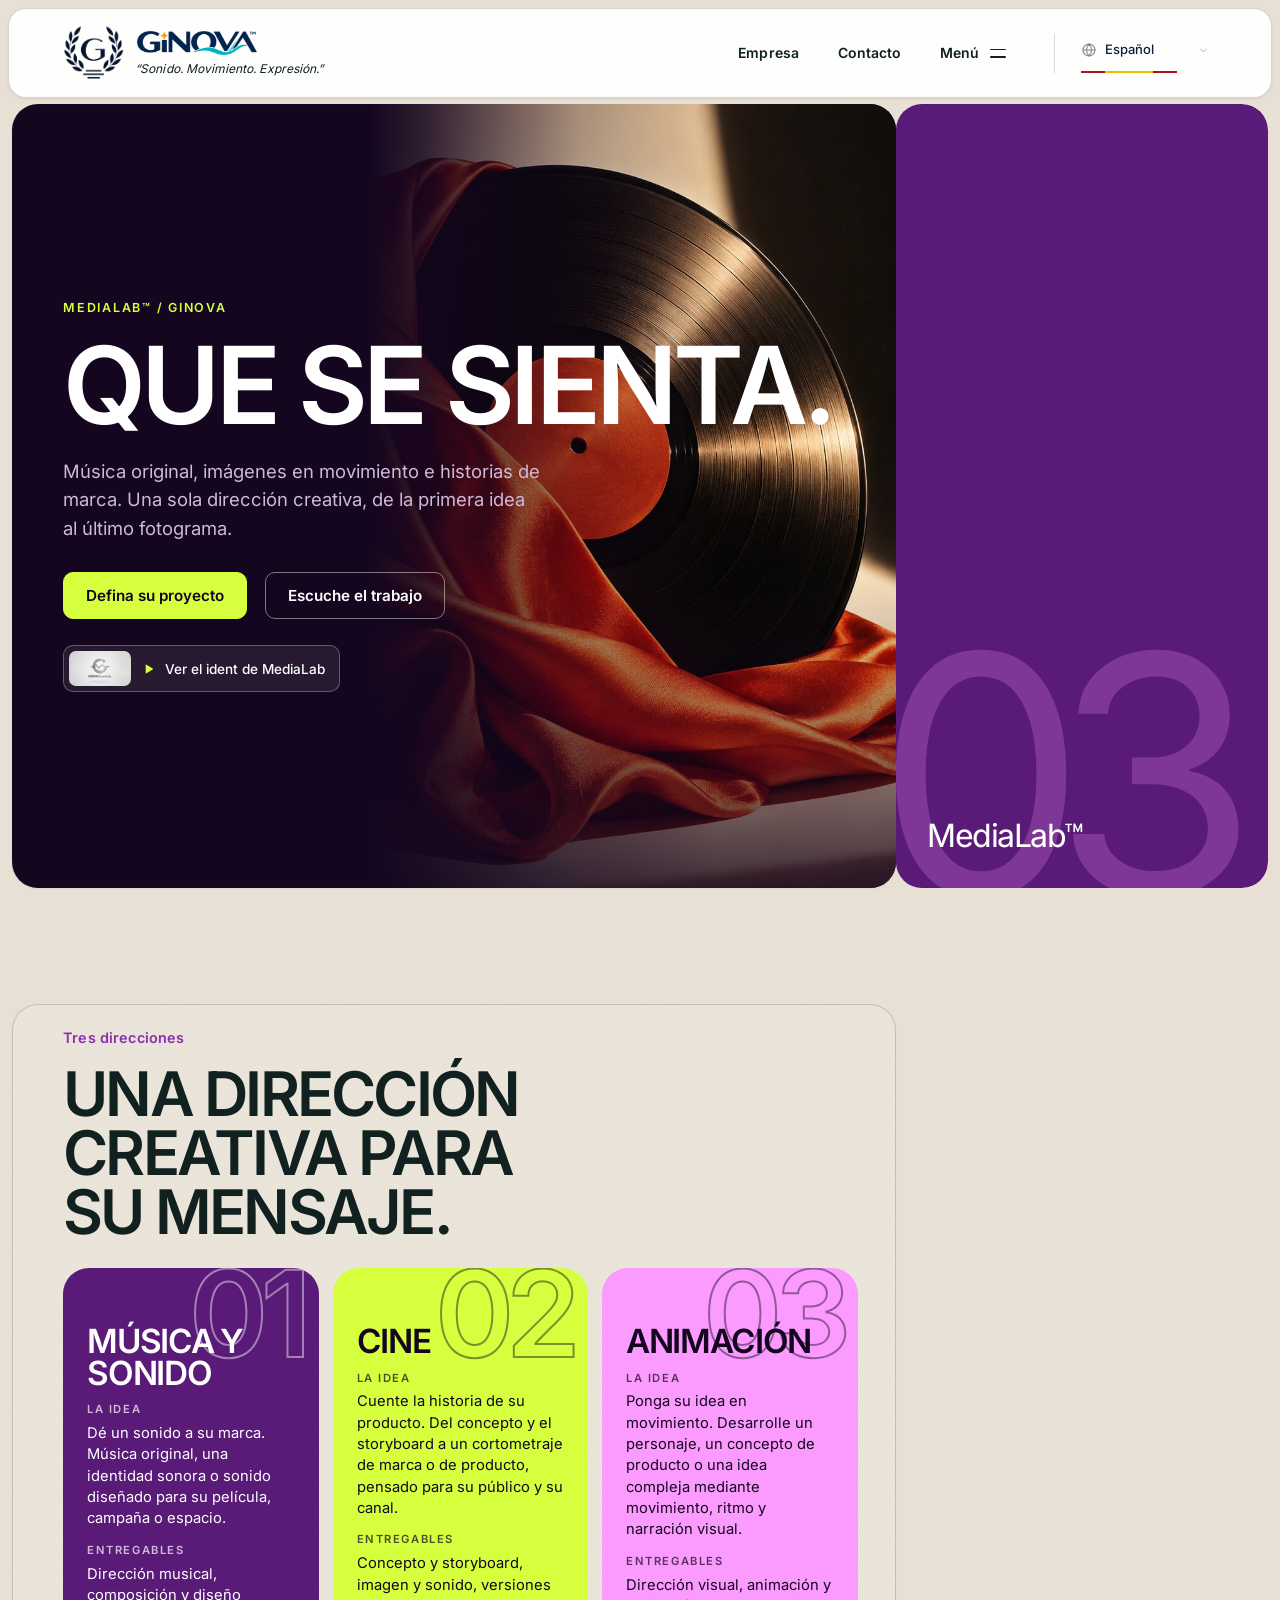
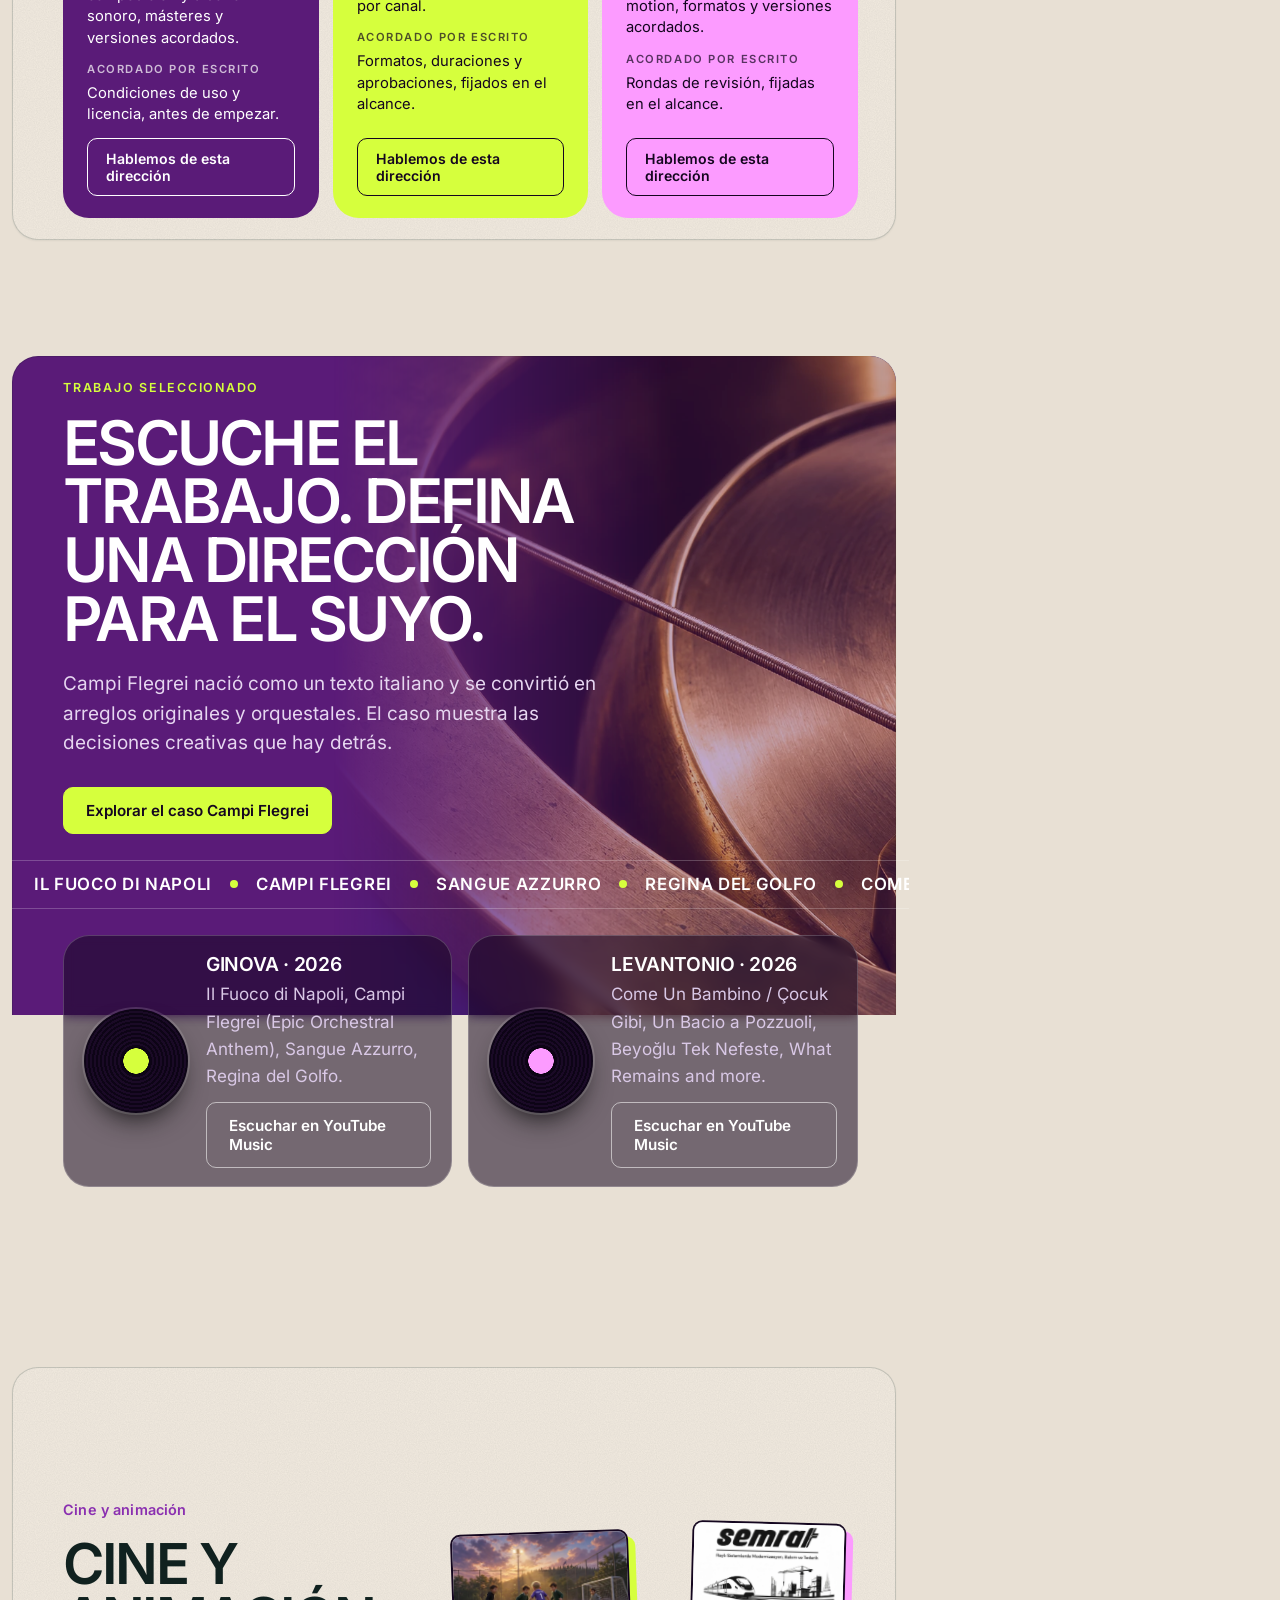
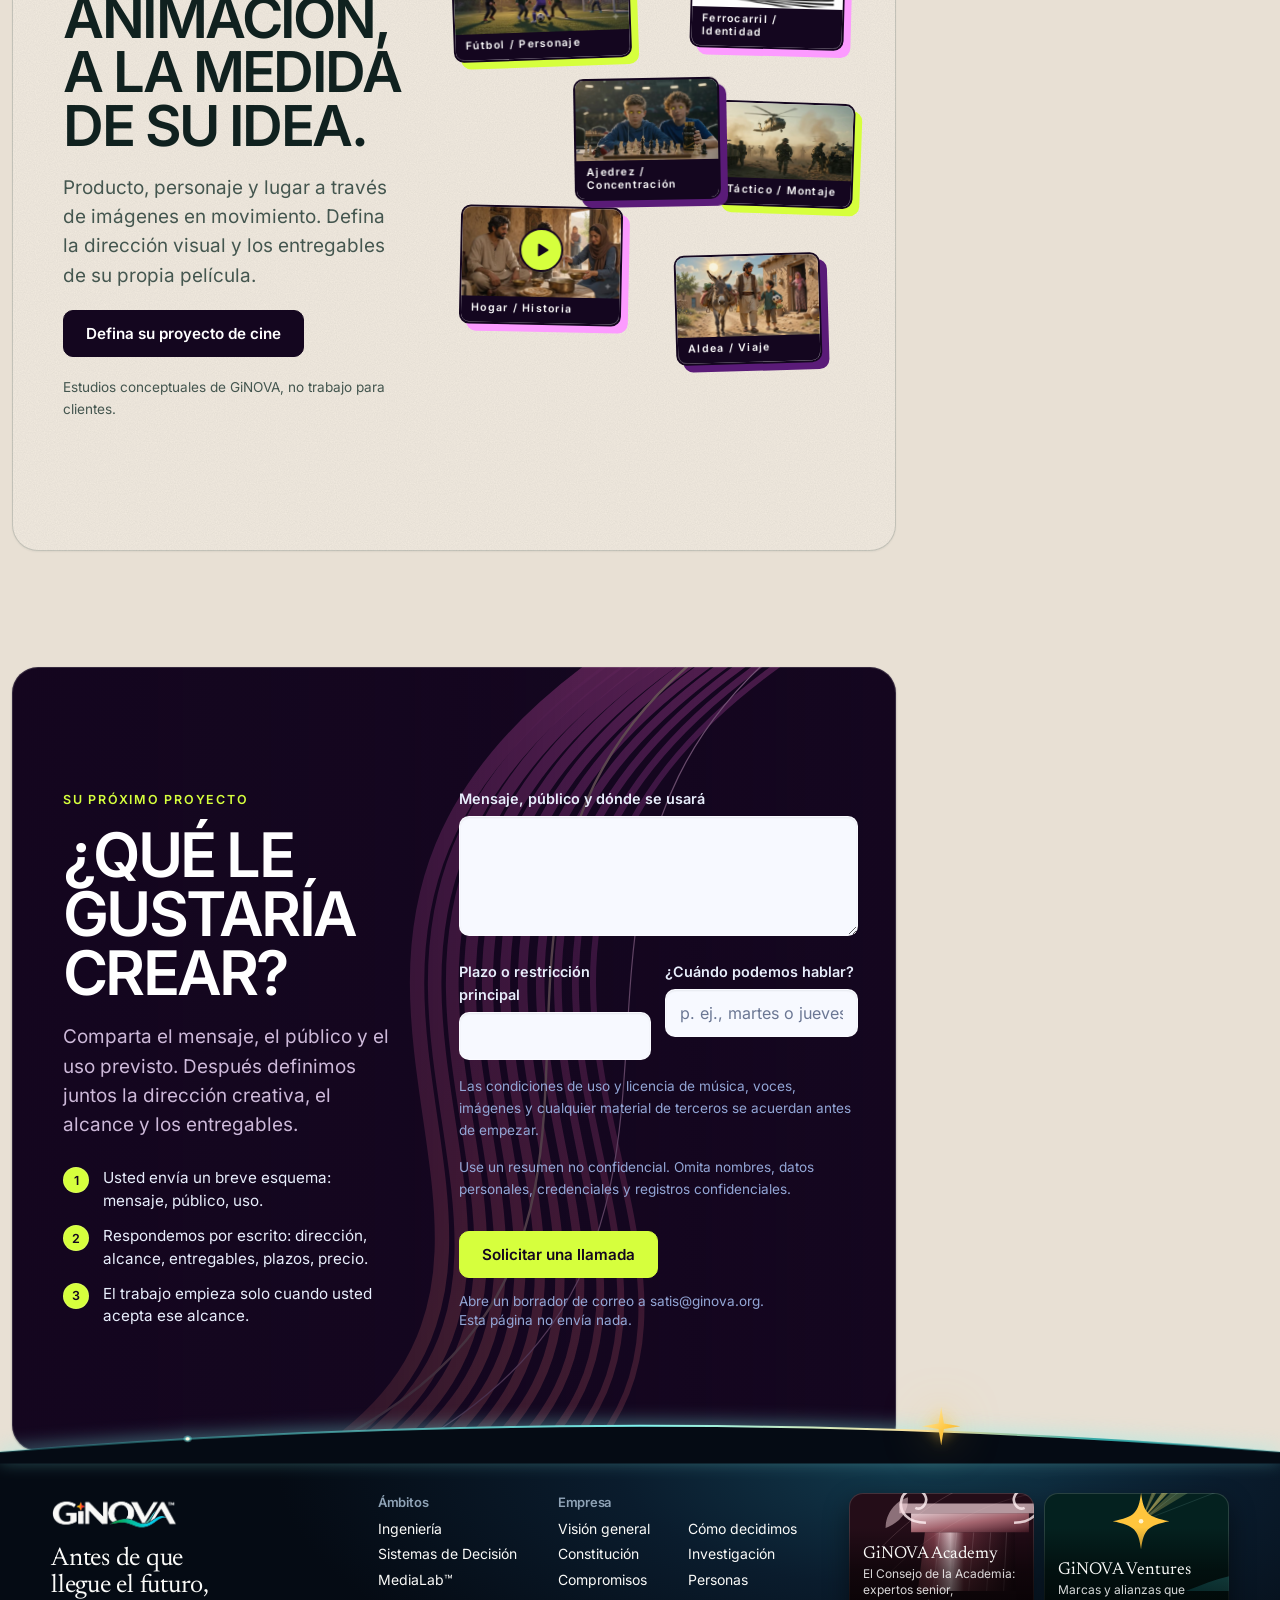
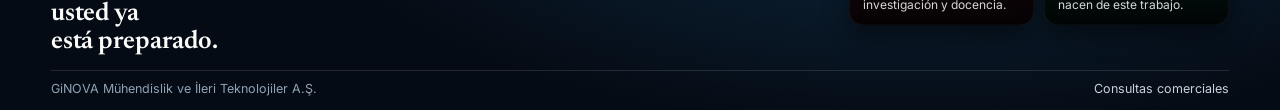
<file: es/index.html>
<!doctype html>
<html lang="es" dir="ltr" data-title-key="meta.title">
<head>
<meta charset="utf-8">
<meta name="viewport" content="width=device-width,initial-scale=1">
<title>GiNOVA MediaLab™ | Música original, cine y animación para marcas</title>
<script>/* Opening: decided before first paint so there is no flash. Not for reduced motion, a deep link or a scrolled page. */
(function(){try{var d=document.documentElement;if(!matchMedia('(prefers-reduced-motion: reduce)').matches&&!document.hidden&&(!location.hash||location.hash==='#intro')&&!(window.scrollY>20)&&!/[?&]still=1/.test(location.search))d.classList.add('intro-play')}catch(e){}})();</script>
<meta name="description" content="Música original, cine y animación para marcas, equipos de producto y comunicación corporativa. Una sola dirección creativa, de la primera idea al último fotograma, con entregables acordados por escrito.">
<link rel="canonical" href="https://medialab.ginova.net/es/">
<link rel="alternate" hreflang="en" href="https://medialab.ginova.net/">
<link rel="alternate" hreflang="it" href="https://medialab.ginova.net/it/">
<link rel="alternate" hreflang="de" href="https://medialab.ginova.net/de/">
<link rel="alternate" hreflang="es" href="https://medialab.ginova.net/es/">
<link rel="alternate" hreflang="tr" href="https://medialab.ginova.net/tr/">
<link rel="alternate" hreflang="az" href="https://medialab.ginova.net/az/">
<link rel="alternate" hreflang="ar" href="https://medialab.ginova.net/ar/">
<link rel="alternate" hreflang="zh-Hans" href="https://medialab.ginova.net/zh/">
<link rel="alternate" hreflang="x-default" href="https://medialab.ginova.net/">
<meta property="og:type" content="website">
<meta property="og:site_name" content="GiNOVA">
<meta property="og:locale" content="es_ES">
<meta property="og:title" content="GiNOVA MediaLab™ | Música original, cine y animación para marcas">
<meta property="og:description" content="Música original, cine y animación para marcas, equipos de producto y comunicación corporativa. Una sola dirección creativa, de la primera idea al último fotograma, con entregables acordados por escrito.">
<meta property="og:url" content="https://medialab.ginova.net/es/">
<meta property="og:image" content="https://medialab.ginova.net/chrome/og.png">
<meta name="twitter:card" content="summary_large_image">
<script type="application/ld+json">{"@context": "https://schema.org", "@graph": [{"@type": "Organization", "@id": "https://ginova.org/#org", "name": "GiNOVA", "url": "https://ginova.org/", "logo": "https://medialab.ginova.net/chrome/crest.png", "email": "satis@ginova.org"}, {"@type": "WebSite", "@id": "https://medialab.ginova.net/#site", "url": "https://medialab.ginova.net/", "name": "GiNOVA MediaLab™", "inLanguage": ["en", "it", "de", "es", "tr", "az", "ar", "zh-Hans"], "publisher": {"@id": "https://ginova.org/#org"}}, {"@type": "WebPage", "url": "https://medialab.ginova.net/es/", "name": "GiNOVA MediaLab™ | Música original, cine y animación para marcas", "description": "Música original, cine y animación para marcas, equipos de producto y comunicación corporativa. Una sola dirección creativa, de la primera idea al último fotograma, con entregables acordados por escrito.", "inLanguage": "es", "isPartOf": {"@id": "https://medialab.ginova.net/#site"}}, {"@type": "Service", "name": "GiNOVA MediaLab™", "description": "Música original, cine y animación para marcas, equipos de producto y comunicación corporativa. Una sola dirección creativa, de la primera idea al último fotograma, con entregables acordados por escrito.", "url": "https://medialab.ginova.net/es/", "provider": {"@id": "https://ginova.org/#org"}, "hasOfferCatalog": {"@type": "OfferCatalog", "name": "Tres direcciones", "itemListElement": [{"@type": "Offer", "itemOffered": {"@type": "Service", "name": "Música y sonido", "description": "Dé un sonido a su marca. Música original, una identidad sonora o sonido diseñado para su película, campaña o espacio."}}, {"@type": "Offer", "itemOffered": {"@type": "Service", "name": "Cine", "description": "Cuente la historia de su producto. Del concepto y el storyboard a un cortometraje de marca o de producto, pensado para su público y su canal."}}, {"@type": "Offer", "itemOffered": {"@type": "Service", "name": "Animación", "description": "Ponga su idea en movimiento. Desarrolle un personaje, un concepto de producto o una idea compleja mediante movimiento, ritmo y narración visual."}}]}}]}</script>
<link rel="icon" type="image/svg+xml" href="../chrome/favicon.svg">
<link rel="stylesheet" href="../fonts/fonts.css">
<link rel="stylesheet" href="../chrome/chrome.css">
<link rel="stylesheet" href="../style.css">
<link rel="stylesheet" href="../site.css">
</head>
<body>
<a class="gn-skip" href="#main" data-c="skip">Saltar al contenido</a>
<header class="gn-header" id="gnHeader" style="--gn-accent:#5a1b78">
  <div class="gn-nav" id="gnNav">
    <a class="gn-brand" href="https://ginova.org/" data-route="https://ginova.org/" data-ca="home" aria-label="Inicio de GiNOVA">
      <span class="gn-crest"><img src="../chrome/crest.png" width="62" height="56" alt=""><img class="lt" src="../chrome/crest-light.png" width="62" height="56" alt=""></span>
      <span class="gn-word"><span class="gn-wm"><img class="gn-wordmark" src="../chrome/primary.png" width="140" height="32" alt="GiNOVA"><img class="gn-wordmark lt" src="../chrome/primary-light.png" width="140" height="32" alt=""></span><span class="gn-motto" data-c="motto.medialab">“Sonido. Movimiento. Expresión.”</span></span>
    </a>
    <span class="gn-gap" aria-hidden="true"><span class="gn-sec"><i class="n"></i><i class="rule"></i><b class="t"></b></span></span>
    <div class="gn-links" id="gnLinks">
      <a class="gn-co" id="gnCompany" href="https://ginova.org/company/" data-route="https://ginova.org/company/" data-c="company">Empresa</a>
      <a class="gn-contact" id="gnContact" href="#start" data-ca="nav.contact" aria-label="Contacto"><span class="gn-contact-label" data-c="nav.contact">Contacto</span></a>
      <button class="gn-menu" id="gnMenuBtn" type="button" aria-expanded="false" aria-controls="gnOverlay"><span class="lbl" data-c="menu">Menú</span><span class="bars" aria-hidden="true"><i></i><i></i></span></button>
      <div class="language-switcher" data-language-theme="portal"><select id="language-select" class="language-native" aria-label="Language"><option data-group="1" value="en" lang="en" dir="ltr">English</option><option data-group="1" value="it" lang="it" dir="ltr">Italiano</option><option data-group="1" value="de" lang="de" dir="ltr">Deutsch</option><option data-group="1" value="es" lang="es" dir="ltr" selected>Español</option><option data-group="2" value="tr" lang="tr" dir="ltr">Türkçe</option><option data-group="2" value="az" lang="az" dir="ltr">Azerbaycani</option><option data-group="3" value="ar" lang="ar" dir="rtl">العربية</option><option data-group="3" value="zh" lang="zh-Hans" dir="ltr">简体中文</option></select></div>
    </div>
  </div>
  <span class="gn-prog" aria-hidden="true"><i></i></span>
</header>
<div class="gn-ov" id="gnOverlay" role="dialog" aria-modal="true" data-ca="menu" aria-label="Menú" data-site="medialab" data-cur="medialab">
  <div class="gn-ovbg" aria-hidden="true"><i class="l" data-s="engineering" style="background-color:#07131b;background-image:url(../chrome/pop-engineering.svg);background-position:center 64%"></i><i class="l" data-s="decision" style="background-color:#050934;background-image:url(../chrome/pop-decision.svg);background-position:center 34%"></i><i class="l" data-s="medialab" style="background-color:#1a0b2e;background-image:url(../chrome/pop-medialab.svg);background-position:center 42%"></i><i class="l" data-s="academy" style="background-color:#240d18;background-image:url(../chrome/pop-academy.svg);background-position:right 20%"></i><i class="l" data-s="ventures" style="background-color:#04211f;background-image:url(../chrome/pop-ventures.svg);background-position:right 14%"></i><i class="wash"></i></div>
  <div class="gn-ovin">
    <nav class="gn-ovsites" data-ca="sites" aria-label="Sitios de GiNOVA.NET">
      <p class="gn-ph" data-c="sites.h">GiNOVA.NET</p>
      <ol>
        <li><a class="gn-row" href="https://engineering.ginova.net/" data-route="https://engineering.ginova.net/" data-s="engineering"><span class="ix">01</span><span class="nm" data-c="nav.engineering">Ingeniería</span><svg class="go" viewBox="0 0 24 24" width="22" height="22" fill="none" stroke="currentColor" stroke-width="1.6" stroke-linecap="round" stroke-linejoin="round" aria-hidden="true"><path d="M7 17 17 7M8 7h9v9"/></svg><span class="d" data-c="d.engineering">Sistemas de producción, viabilidad y desarrollo de productos y procesos, incluida la alimentación.</span></a></li>
        <li><a class="gn-row" href="https://consultancy.ginova.net/" data-route="https://consultancy.ginova.net/" data-s="decision"><span class="ix">02</span><span class="nm" data-c="nav.decision">Sistemas de Decisión</span><svg class="go" viewBox="0 0 24 24" width="22" height="22" fill="none" stroke="currentColor" stroke-width="1.6" stroke-linecap="round" stroke-linejoin="round" aria-hidden="true"><path d="M7 17 17 7M8 7h9v9"/></svg><span class="d" data-c="d.decision">Consultoría, datos e IA: una pregunta de decisión, una tarifa fija, un Expediente de Decisión de Inversión.</span></a></li>
        <li class="is-cur"><div class="gn-row" aria-current="page"><span class="ix">03</span><span class="nm" dir="ltr" data-c="nav.medialab">MediaLab™</span><em class="here" data-c="here">Está aquí</em><span class="d" data-c="d.medialab">Web, cine, sonido y comunicación de marca, por encargo.</span></div></li>
        <li><a class="gn-row" href="https://academy.ginova.net/" data-route="https://academy.ginova.net/" data-s="academy"><span class="ix">04</span><span class="nm" data-c="nav.academy">Academia</span><svg class="go" viewBox="0 0 24 24" width="22" height="22" fill="none" stroke="currentColor" stroke-width="1.6" stroke-linecap="round" stroke-linejoin="round" aria-hidden="true"><path d="M7 17 17 7M8 7h9v9"/></svg><span class="d" data-c="d.academy">El Consejo de la Academia: expertos senior, investigación y docencia.</span></a></li>
        <li><a class="gn-row" href="https://ventures.ginova.net/" data-route="https://ventures.ginova.net/" data-s="ventures"><span class="ix">05</span><span class="nm" data-c="nav.ventures">Ventures</span><svg class="go" viewBox="0 0 24 24" width="22" height="22" fill="none" stroke="currentColor" stroke-width="1.6" stroke-linecap="round" stroke-linejoin="round" aria-hidden="true"><path d="M7 17 17 7M8 7h9v9"/></svg><span class="d" data-c="d.ventures">Marcas y alianzas que nacen de este trabajo.</span></a></li>
      </ol>
    </nav>
    <nav class="gn-ovpage" data-ca="pagenav" aria-label="pagenav">
      <p class="gn-ph" data-c="menu.page">En esta página</p>
      <ol>
        <li><a class="gn-pl" href="#intro" data-c="rail.promise">Propuesta</a></li>
        <li><a class="gn-pl" href="#work" data-c="rail.work">Direcciones</a></li>
        <li><a class="gn-pl" href="#listen" data-c="rail.listen">Escuchar</a></li>
        <li><a class="gn-pl" href="#studies" data-c="rail.studies">Estudios</a></li>
        <li><a class="gn-pl" href="#start" data-c="rail.start">Inicio</a></li>
      </ol>
      <a class="gn-all" href="https://ginova.org/#gn-company-overview" data-route="https://ginova.org/#gn-company-overview" data-c="nav.about">Nosotros</a>
    </nav>
    <div class="gn-ovfoot" id="gnOvFoot"></div>
  </div>
</div>


<div class="field" aria-hidden="true"><span>03</span><b data-c="nav.medialab" dir="ltr">MediaLab™</b></div>

<main id="main">

<!-- 1. Promise -->
<section id="intro" class="screen s-intro" data-nav="rail.promise" aria-labelledby="h-intro">
  <div class="curtains" aria-hidden="true">
    <div class="cur p1 c-eng"><span>01</span><b data-c="nav.engineering">Ingeniería</b></div>
    <div class="cur p2 c-dec"><span>02</span><b data-c="nav.decision">Sistemas de Decisión</b></div>
    <div class="cur p3 home"><span>03</span><b data-c="nav.medialab" dir="ltr">MediaLab™</b></div>
  </div>
  <div class="hero-art" aria-hidden="true"><img src="../img/soundlab/study-1.webp" alt="" width="1254" height="1254" fetchpriority="high" decoding="async"></div>
  <div class="wrap intro-grid">
    <div class="intro-copy">
      <p class="kicker" data-t="intro.kicker">MediaLab™ / GiNOVA</p>
      <h1 id="h-intro" data-t="intro.h1">Que se sienta.</h1>
      <p class="lede" data-t="intro.lede">Música original, imágenes en movimiento e historias de marca. Una sola dirección creativa, de la primera idea al último fotograma.</p>
      <p class="actions">
        <a class="btn btn-solid" href="#start" data-t="intro.cta1">Defina su proyecto</a>
        <a class="btn btn-line" href="#listen" data-t="intro.cta2">Escuche el trabajo</a>
      </p>
      <button class="filmchip" id="filmOpen" type="button" aria-haspopup="dialog">
        <span class="thumb" aria-hidden="true"></span>
        <svg class="pl" viewBox="0 0 24 24" width="14" height="14" fill="currentColor" aria-hidden="true"><path d="M8 5.5v13a1 1 0 0 0 1.5.86l10.5-6.5a1 1 0 0 0 0-1.72L9.5 4.64A1 1 0 0 0 8 5.5Z"/></svg>
        <span class="ft" data-t="film.open">Ver el ident de MediaLab</span>
      </button>
    </div>
    <figure class="sheet" data-taria="sheet.label" aria-label="Brief creativo">
      <div class="sheet-head"><span data-t="sheet.head">Brief creativo</span></div>
      <dl>
        <div><dt data-t="sheet.who">Para quién es</dt><dd data-t="sheet.who.v">Marcas, equipos de producto y comunicación corporativa.</dd></div>
        <div><dt data-t="sheet.dec">Lo que acordamos primero</dt><dd data-t="sheet.dec.v">El mensaje, a quién se dirige y dónde se usará.</dd></div>
        <div><dt data-t="sheet.out">Entregables a acordar</dt><dd><ul><li><span data-t="sheet.out.0">Música, diseño sonoro y másteres acordados</span></li><li><span data-t="sheet.out.1">Cine y animación en los formatos acordados</span></li><li><span data-t="sheet.out.2">Versiones para cada canal</span></li><li><span data-t="sheet.out.3">Dirección visual y storyboard</span></li></ul></dd></div>
      </dl>
    </figure>
  </div>
</section>

<!-- 2. Three directions -->
<section id="work" class="screen s-work" data-nav="rail.work" aria-labelledby="h-work">
  <div class="wrap">
    <p class="kicker" data-t="work.kicker">Tres direcciones</p>
    <h2 id="h-work" data-t="work.h2">Una dirección creativa para su mensaje.</h2>
    <div class="offers">
      <article>
        <h3 data-t="work.1.t">Música y sonido</h3>
        <dl>
          <div><dt data-t="work.dt1">La idea</dt><dd data-t="work.1.d">Dé un sonido a su marca. Música original, una identidad sonora o sonido diseñado para su película, campaña o espacio.</dd></div>
          <div><dt data-t="work.dt2">Entregables</dt><dd data-t="work.1.o">Dirección musical, composición y diseño sonoro, másteres y versiones acordados.</dd></div>
          <div><dt data-t="work.dt3">Acordado por escrito</dt><dd data-t="work.1.r">Condiciones de uso y licencia, antes de empezar.</dd></div>
        </dl>
        <a class="btn btn-line offer-cta" href="#start" data-t="work.cta">Hablemos de esta dirección</a>
      </article>
      <article>
        <h3 data-t="work.2.t">Cine</h3>
        <dl>
          <div><dt data-t="work.dt1">La idea</dt><dd data-t="work.2.d">Cuente la historia de su producto. Del concepto y el storyboard a un cortometraje de marca o de producto, pensado para su público y su canal.</dd></div>
          <div><dt data-t="work.dt2">Entregables</dt><dd data-t="work.2.o">Concepto y storyboard, imagen y sonido, versiones por canal.</dd></div>
          <div><dt data-t="work.dt3">Acordado por escrito</dt><dd data-t="work.2.r">Formatos, duraciones y aprobaciones, fijados en el alcance.</dd></div>
        </dl>
        <a class="btn btn-line offer-cta" href="#start" data-t="work.cta">Hablemos de esta dirección</a>
      </article>
      <article>
        <h3 data-t="work.3.t">Animación</h3>
        <dl>
          <div><dt data-t="work.dt1">La idea</dt><dd data-t="work.3.d">Ponga su idea en movimiento. Desarrolle un personaje, un concepto de producto o una idea compleja mediante movimiento, ritmo y narración visual.</dd></div>
          <div><dt data-t="work.dt2">Entregables</dt><dd data-t="work.3.o">Dirección visual, animación y motion, formatos y versiones acordados.</dd></div>
          <div><dt data-t="work.dt3">Acordado por escrito</dt><dd data-t="work.3.r">Rondas de revisión, fijadas en el alcance.</dd></div>
        </dl>
        <a class="btn btn-line offer-cta" href="#start" data-t="work.cta">Hablemos de esta dirección</a>
      </article>
    </div>
  </div>
</section>

<!-- 3. Listen: selected work -->
<section id="listen" class="screen s-listen" data-nav="rail.listen" aria-labelledby="h-listen">
  <span class="poster-word" aria-hidden="true">Campi Flegrei</span>
  <div class="listen-art" aria-hidden="true"><img src="../img/soundlab/study-2.webp" alt="" width="1254" height="1254" loading="lazy" decoding="async"></div>
  <div class="wrap">
    <p class="kicker" data-t="listen.kicker">Trabajo seleccionado</p>
    <h2 id="h-listen" data-t="listen.h2">Escuche el trabajo. Defina una dirección para el suyo.</h2>
    <p class="lede" data-t="listen.lede">Campi Flegrei nació como un texto italiano y se convirtió en arreglos originales y orquestales. El caso muestra las decisiones creativas que hay detrás.</p>
    <p class="actions"><a class="btn btn-solid" href="https://medialab.ginova.net/work/campi-flegrei/" data-t="listen.case">Explorar el caso Campi Flegrei</a></p>
    <div class="ticker" aria-hidden="true"><div class="tk"><span>Il Fuoco di Napoli</span><span>Campi Flegrei</span><span>Sangue Azzurro</span><span>Regina del Golfo</span><span>Come Un Bambino</span><span>Un Bacio a Pozzuoli</span><span>Beyoğlu Tek Nefeste</span><span>What Remains</span></div></div>
    <div class="albums">
      <article>
        <span class="disc d1" aria-hidden="true"></span>
        <h3 data-t="album.1.t">Ginova · 2026</h3>
        <p data-t="album.1.d">Il Fuoco di Napoli, Campi Flegrei (Epic Orchestral Anthem), Sangue Azzurro, Regina del Golfo.</p>
        <a class="btn btn-line" href="https://music.youtube.com/playlist?list=OLAK5uy_mT7oOmOXNSpKWwzxPKgs_seKzJVBgW4OI" target="_blank" rel="noopener noreferrer" data-t="album.cta">Escuchar en YouTube Music</a>
      </article>
      <article>
        <span class="disc d2" aria-hidden="true"></span>
        <h3 data-t="album.2.t">Levantonio · 2026</h3>
        <p data-t="album.2.d">Come Un Bambino / Çocuk Gibi, Un Bacio a Pozzuoli, Beyoğlu Tek Nefeste, What Remains and more.</p>
        <a class="btn btn-line" href="https://music.youtube.com/playlist?list=OLAK5uy_lpn3D_Ck-BZMiYm1XtT3mPH9ufiV-m9ZA" target="_blank" rel="noopener noreferrer" data-t="album.cta">Escuchar en YouTube Music</a>
      </article>
    </div>
    <p class="hint" data-t="album.fine">Abre YouTube Music en una pestaña nueva.</p>
  </div>
</section>

<!-- 4. Studies: six stills lie scattered on white -->
<section id="studies" class="screen s-studies" data-nav="rail.studies" aria-labelledby="h-studies">
  <div class="wrap studies-grid">
    <div class="st-copy">
      <p class="kicker" data-t="studies.kicker">Cine y animación</p>
      <h2 id="h-studies" data-t="studies.h2">Cine y animación, a la medida de su idea.</h2>
      <p class="lede" data-t="studies.lede">Producto, personaje y lugar a través de imágenes en movimiento. Defina la dirección visual y los entregables de su propia película.</p>
      <p class="actions"><a class="btn btn-solid" href="#start" data-t="studies.cta">Defina su proyecto de cine</a></p>
      <p class="hint" data-t="studies.note">Estudios conceptuales de GiNOVA, no trabajo para clientes.</p>
    </div>
    <div class="scatter">
      <figure class="sc sc1"><img src="../img/studies/football-character.jpg" alt="" width="800" height="450" loading="lazy" decoding="async"><figcaption data-t="st.0">Fútbol / Personaje</figcaption></figure>
      <figure class="sc sc2"><img src="../img/studies/rail-identity.jpg" alt="" width="800" height="450" loading="lazy" decoding="async"><figcaption data-t="st.1">Ferrocarril / Identidad</figcaption></figure>
      <figure class="sc sc3"><img src="../img/studies/chess-focus.jpg" alt="" width="800" height="450" loading="lazy" decoding="async"><figcaption data-t="st.2">Ajedrez / Concentración</figcaption></figure>
      <figure class="sc sc4"><img src="../img/studies/tactical-montage.jpg" alt="" width="800" height="450" loading="lazy" decoding="async"><figcaption data-t="st.3">Táctico / Montaje</figcaption></figure>
      <figure class="sc sc5"><img src="../img/studies/home-story.jpg" alt="" width="800" height="450" loading="lazy" decoding="async">
        <button class="still-play" type="button" data-video="media/home-story.mp4" data-poster="../img/studies/home-story.jpg" data-taria="st.play" aria-label="Reproducir la película: Home / Story"><svg viewBox="0 0 24 24" width="20" height="20" fill="currentColor" aria-hidden="true"><path d="M8 5.5v13a1 1 0 0 0 1.5.86l10.5-6.5a1 1 0 0 0 0-1.72L9.5 4.64A1 1 0 0 0 8 5.5Z"/></svg></button>
        <figcaption data-t="st.4">Hogar / Historia</figcaption></figure>
      <figure class="sc sc6"><img src="../img/studies/village-journey.jpg" alt="" width="800" height="450" loading="lazy" decoding="async"><figcaption data-t="st.5">Aldea / Viaje</figcaption></figure>
    </div>
  </div>
</section>

<!-- 6. Start -->
<section id="start" class="screen s-start" data-nav="rail.start" aria-labelledby="h-start">
  <div class="wrap start-grid">
    <div>
      <p class="kicker" data-t="start.kicker">Su próximo proyecto</p>
      <h2 id="h-start" data-t="start.h2">¿Qué le gustaría crear?</h2>
      <p class="lede" data-t="start.lede">Comparta el mensaje, el público y el uso previsto. Después definimos juntos la dirección creativa, el alcance y los entregables.</p>
      <ol class="next" data-taria="next.label" aria-label="Qué ocurre después">
        <li><b aria-hidden="true">1</b><span data-t="next.1">Usted envía un breve esquema: mensaje, público, uso.</span></li>
        <li><b aria-hidden="true">2</b><span data-t="next.2">Respondemos por escrito: dirección, alcance, entregables, plazos, precio.</span></li>
        <li><b aria-hidden="true">3</b><span data-t="next.3">El trabajo empieza solo cuando usted acepta ese alcance.</span></li>
      </ol>
    </div>
    <form id="startForm" class="form" data-subject="mail.subject.m" novalidate>
      <label for="f1" data-t="start.l1">Mensaje, público y dónde se usará</label>
      <textarea id="f1" rows="4" maxlength="900"></textarea>
      <div class="two">
        <div><label for="f3" data-t="start.l3">Plazo o restricción principal</label><input id="f3" type="text" maxlength="200"></div>
        <div><label for="f4" data-t="start.l4">¿Cuándo podemos hablar?</label><input id="f4" type="text" maxlength="200" data-tph="start.p4" placeholder="p. ej., martes o jueves por la tarde"></div>
      </div>
      <p class="privacy" data-t="limits.2.d">Las condiciones de uso y licencia de música, voces, imágenes y cualquier material de terceros se acuerdan antes de empezar.</p>
      <p class="privacy" data-t="start.privacy">Use un resumen no confidencial. Omita nombres, datos personales, credenciales y registros confidenciales.</p>
      <p class="actions">
        <button class="btn btn-solid" id="startBtn" type="submit" data-t="start.btn">Solicitar una llamada</button>
        <span class="fine" data-t="start.fine">Abre un borrador de correo a satis@ginova.org. Esta página no envía nada.</span>
      </p>
    </form>
  </div>
</section>

</main>

<footer id="gn-contact" class="gn-world"><svg class="gw-limb" aria-hidden="true" viewBox="0 0 1440 60" preserveAspectRatio="none"><defs><linearGradient id="gwl" x1="0" x2="1"><stop stop-color="#2FA7A7" stop-opacity=".25"/><stop offset=".5" stop-color="#7FF3EE"/><stop offset=".72" stop-color="#FFE4A0"/><stop offset=".86" stop-color="#2FA7A7"/><stop offset="1" stop-color="#2FA7A7" stop-opacity=".25"/></linearGradient></defs><path d="M0 60V44Q720 -28 1440 44V60Z" fill="#050B14"/><path d="M0 44Q720 -28 1440 44" fill="none" stroke="url(#gwl)" stroke-width="2" vector-effect="non-scaling-stroke"/><defs><radialGradient id="gwb"><stop offset="0" stop-color="#fff"/><stop offset=".3" stop-color="#fff6d6"/><stop offset=".55" stop-color="#7FF3EE" stop-opacity=".55"/><stop offset="1" stop-color="#7FF3EE" stop-opacity="0"/></radialGradient></defs><ellipse class="gw-boom" cx="720" cy="8" rx="0" ry="0" fill="none" stroke="#BFFBF7" stroke-width="2" vector-effect="non-scaling-stroke" opacity="0"><animate attributeName="rx" dur="16s" repeatCount="indefinite" values="0;0;0;640;640" keyTimes="0;.745;.75;.84;1"/><animate attributeName="ry" dur="16s" repeatCount="indefinite" values="0;0;0;22;22" keyTimes="0;.745;.75;.84;1"/><animate attributeName="opacity" dur="16s" repeatCount="indefinite" values="0;0;.95;0;0" keyTimes="0;.745;.755;.84;1"/></ellipse><circle class="gw-orb" r="15" cx="0" cy="0" fill="url(#gwb)"><animateMotion dur="16s" repeatCount="indefinite" calcMode="spline" path="M0 44Q720 -28 1440 44" keyPoints="0;.5;1;.5;0" keyTimes="0;.25;.5;.75;1" keySplines=".1 .6 .4 1;.6 0 .9 .4;.6 0 .9 .4;.1 .6 .4 1"/><animate attributeName="r" dur="16s" repeatCount="indefinite" calcMode="spline" values="1.5;15;1.5;15;1.5" keyTimes="0;.25;.5;.75;1" keySplines=".1 .6 .4 1;.6 0 .9 .4;.6 0 .9 .4;.1 .6 .4 1"/></circle></svg><i class="gw-star" aria-hidden="true"><b></b></i><div class="gw-in"><div class="gw-brand"><img src="../chrome/wordmark-reversed.png" width="150" alt="GiNOVA"><p data-c="motto">Antes de que llegue el futuro, usted ya está preparado.</p></div><nav aria-label="Ámbitos" data-ca="fields"><h2 data-c="fields">Ámbitos</h2><a href="https://engineering.ginova.net/" data-route="https://engineering.ginova.net/" data-c="nav.engineering">Ingeniería</a><a href="https://consultancy.ginova.net/" data-route="https://consultancy.ginova.net/" data-c="nav.decision">Sistemas de Decisión</a><a href="https://medialab.ginova.net/" data-route="https://medialab.ginova.net/" dir="ltr">MediaLab™</a></nav><nav class="gw-co" aria-label="Empresa" data-ca="company"><h2 data-c="company">Empresa</h2><a data-route="https://ginova.org/company/" href="https://ginova.org/company/" data-c="overview">Visión general</a><a data-route="https://ginova.org/company/constitution/" href="https://ginova.org/company/constitution/" data-c="constitution">Constitución</a><a data-route="https://ginova.org/company/commitments/" href="https://ginova.org/company/commitments/" data-c="commitments">Compromisos</a><a data-route="https://ginova.org/company/how-we-decide/" href="https://ginova.org/company/how-we-decide/" data-c="decide">Cómo decidimos</a><a data-route="https://ginova.org/company/research/" href="https://ginova.org/company/research/" data-c="research">Investigación</a><a data-route="https://ginova.org/company/people/" href="https://ginova.org/company/people/" data-c="people">Personas</a></nav><div class="gw-tiles"><a class="gw-tile gw-aca" data-route="https://ginova.org/company/academy/" href="https://ginova.org/company/academy/"><svg class="gw-art" aria-hidden="true" viewBox="-235 104 660 184" preserveAspectRatio="xMaxYMid slice" xmlns="http://www.w3.org/2000/svg"><defs><linearGradient id="fm" x1="0" x2="1"><stop stop-color="#1c0912"/><stop offset=".38" stop-color="#8c4452"/><stop offset=".5" stop-color="#f3d3d9"/><stop offset=".6" stop-color="#6b2f3c"/><stop offset="1" stop-color="#170710"/></linearGradient><linearGradient id="fr" x1="0" y1="0" x2="1" y2="1"><stop stop-color="#ffe6ea"/><stop offset=".5" stop-color="#b9737d"/><stop offset="1" stop-color="#4a1c28"/></linearGradient></defs><g transform="translate(44 -36)"><path d="M96 880L176 214H346L352 880Z" fill="url(#fm)" opacity=".9"/><path d="M372 880L402 300H520L560 880Z" fill="url(#fm)" opacity=".42"/><path d="M128 880L204 214M170 880L236 214M212 880L268 214M254 880L300 214M296 880L330 214" stroke="#ffe3e8" stroke-opacity=".3" fill="none"/><path d="M150 214H372V178H150Z" fill="url(#fr)" opacity=".86"/><path d="M128 178H396V160H128Z" fill="#f3d3d9" opacity=".7"/><path d="M178 196c-34 0-52-20-46-44 5-20 34-25 44-8 8 14-6 30-18 24" fill="none" stroke="#fff0f2" stroke-width="5" stroke-opacity=".82"/><path d="M344 196c34 0 52-20 46-44-5-20-34-25-44-8-8 14 6 30 18 24" fill="none" stroke="#fff0f2" stroke-width="5" stroke-opacity=".82"/></g><path d="M-40 500C110 90 440 -30 680 90" fill="none" stroke="#f2c3cc" stroke-opacity=".34"/><path d="M-40 560C130 130 470 20 680 150" fill="none" stroke="#f2c3cc" stroke-opacity=".18"/><g fill="#f3d3d9" fill-opacity=".5"><path d="M86 268c-4-30 12-54 34-66 6 28-8 52-34 66z"/><path d="M146 170c0-28 18-50 42-58 2 28-16 48-42 58z"/><path d="M226 104c6-26 28-42 52-44-4 26-26 42-52 44z"/><path d="M320 66c12-22 36-32 60-28-10 24-34 34-60 28z"/><path d="M428 54c16-18 42-22 62-12-14 20-40 26-62 12z"/></g><circle cx="305" cy="92" r="5" fill="#fff4f6"/></svg><span><strong lang="en" dir="ltr">GiNOVA Academy</strong><small data-c="academy">El Consejo de la Academia: expertos senior, investigación y docencia.</small></span></a><a class="gw-tile gw-ven" data-route="https://ginova.org/company/ventures/" href="https://ginova.org/company/ventures/"><svg class="gw-art" aria-hidden="true" viewBox="-280 504 770 214" preserveAspectRatio="xMaxYMid slice" xmlns="http://www.w3.org/2000/svg"><defs><linearGradient id="ft" x1="0" x2="1"><stop stop-color="#02403f"/><stop offset=".5" stop-color="#00b4be"/><stop offset="1" stop-color="#7ff3ee"/></linearGradient><linearGradient id="fy" x1="0" y1="1" x2="1" y2="0"><stop stop-color="#ffc04d"/><stop offset=".45" stop-color="#00b4be" stop-opacity=".6"/><stop offset="1" stop-color="#02403f" stop-opacity="0"/></linearGradient></defs><g transform="translate(122 -44)"><path d="M176 610L640 -30V120Z" fill="url(#fy)" opacity=".62"/><path d="M176 610L640 170V330Z" fill="url(#fy)" opacity=".34"/><path d="M176 610L420 -40H520Z" fill="url(#fy)" opacity=".42"/><path d="M176 610L640 40M176 610L640 250M176 610L470 -40M176 610L640 430" stroke="#b9fff7" stroke-opacity=".26" fill="none"/></g><path d="M-40 742C96 676 214 792 334 744S540 650 640 700V880H-40Z" fill="url(#ft)" opacity=".5"/><path d="M-40 780C110 712 230 830 350 780S550 690 640 736" fill="none" stroke="#7ff3ee" stroke-width="10" stroke-opacity=".78"/><path d="M-40 812C110 748 230 860 350 812S550 724 640 770" fill="none" stroke="#7ff3ee" stroke-opacity=".3"/><g transform="translate(122 -44)"><path d="M176 548C182 592 190 600 238 610C190 620 182 628 176 672C170 628 162 620 114 610C162 600 170 592 176 548Z" fill="#ffc53d"/><circle cx="176" cy="610" r="5" fill="#fff4cf"/></g></svg><span><strong lang="en" dir="ltr">GiNOVA Ventures</strong><small data-c="ventures">Marcas y alianzas que nacen de este trabajo.</small></span></a></div></div><div class="gw-base"><span data-c="legal">GiNOVA Mühendislik ve İleri Teknolojiler A.Ş.</span><a href="mailto:satis@ginova.org" dir="ltr" data-c="sales">Consultas comerciales</a><button type="button" class="gw-snd" aria-pressed="false" data-ca="music" aria-label="Música"><svg viewBox="0 0 24 24" width="16" height="16" fill="none" stroke="currentColor" stroke-width="1.6" stroke-linecap="round" stroke-linejoin="round" aria-hidden="true"><path d="M4 9v6h4l5 4V5L8 9H4Z"/><path class="gw-snd-on" d="M16 9a4 4 0 0 1 0 6M18.5 6.5a8 8 0 0 1 0 11"/><path class="gw-snd-off" d="m16 9 5 6m0-6-5 6"/></svg></button></div></footer>

<dialog class="filmdlg" id="filmDlg" data-taria="film.aria" aria-label="GiNOVA MediaLab: film">
  <div class="dlg-in">
    <video id="filmVideo" controls playsinline preload="none" poster="../media/ident.jpg" width="960" height="540"><source src="../media/ident.mp4" type="video/mp4"></video>
    <button class="dlg-x" id="filmClose" type="button" data-taria="film.close" aria-label="Cerrar la película"><svg viewBox="0 0 24 24" width="18" height="18" fill="none" stroke="currentColor" stroke-width="1.8" stroke-linecap="round" aria-hidden="true"><path d="M6 6l12 12M18 6 6 18"/></svg></button>
  </div>
</dialog>

<script>window.GN_AUDIO_BASE='../chrome/audio/';window.GN_BOOKING_URL='';</script>
<script>window.GN_LANG="es";</script>
<script src="../i18n-page.js"></script>
<script src="../common-i18n.js"></script>
<script src="../chrome/chrome.js"></script>
<script src="../page.js"></script>
<script src="../site.js"></script>
</body>
</html>
</file>
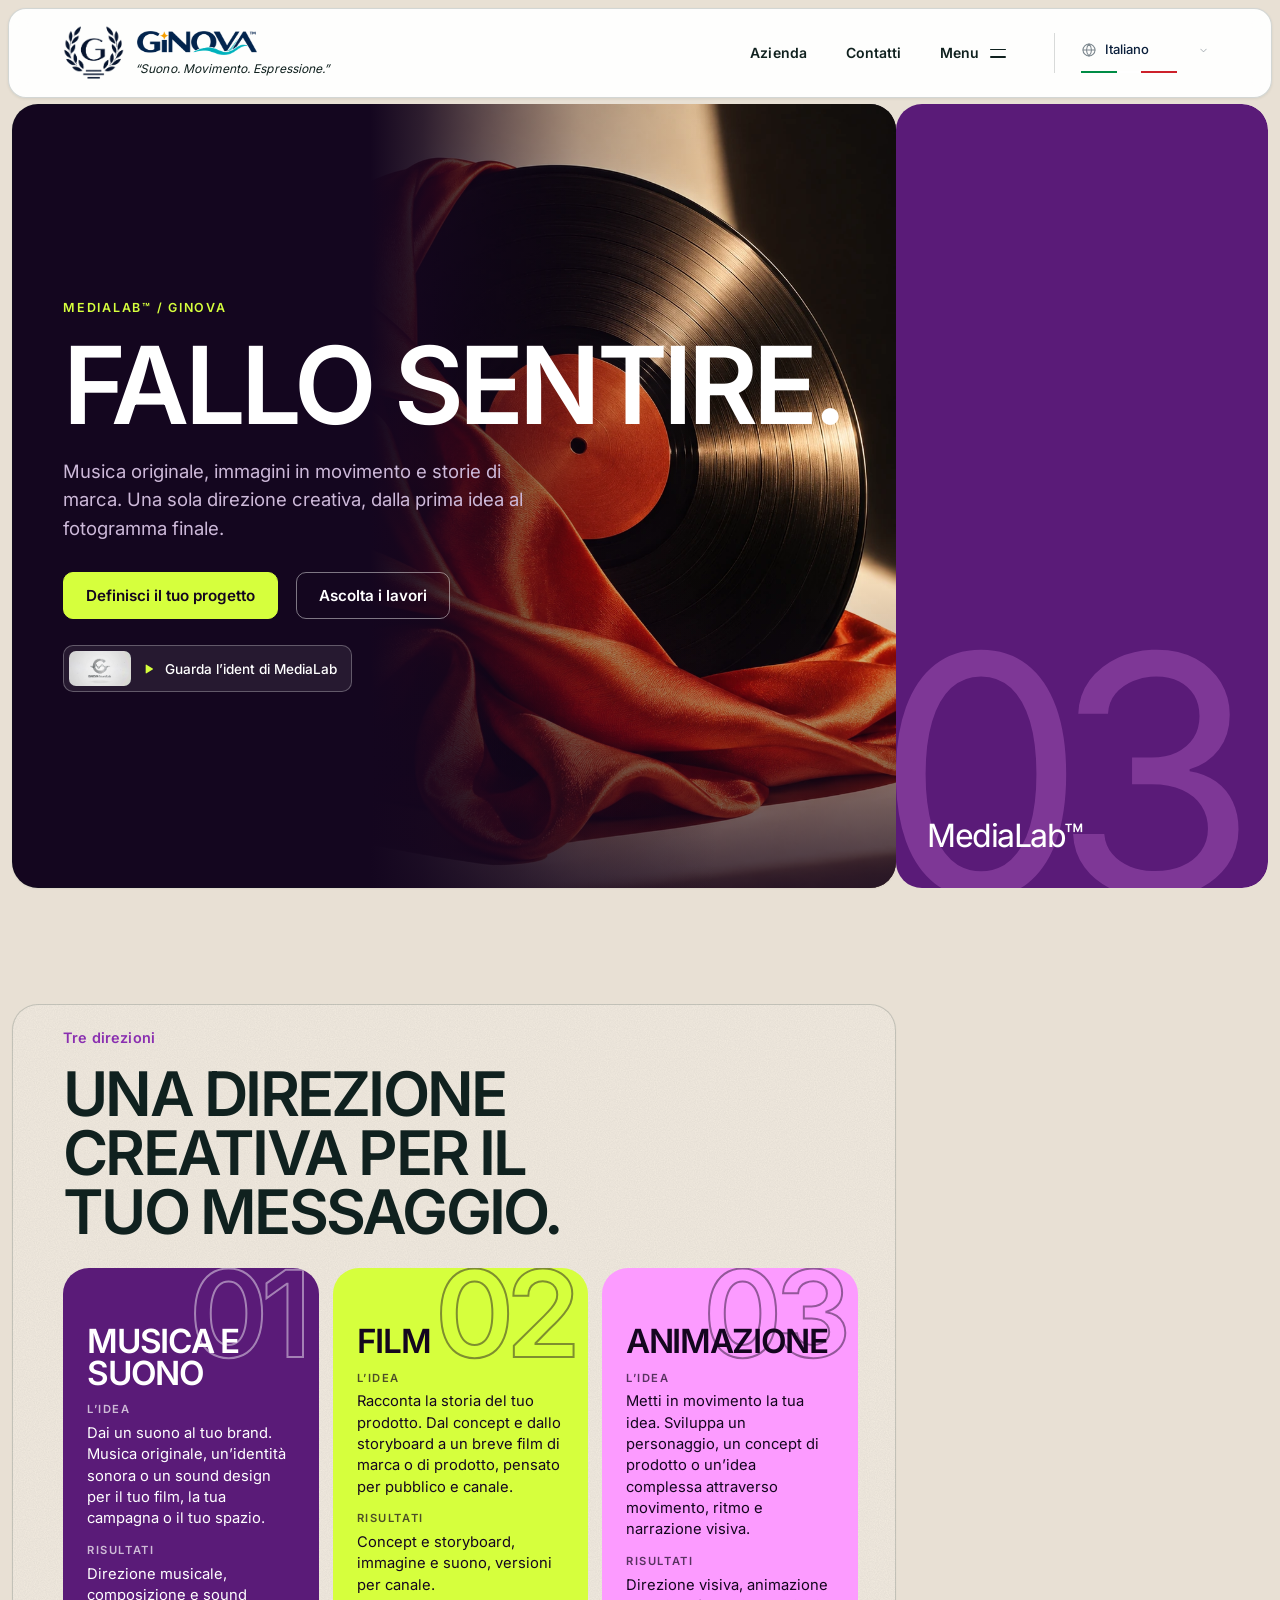
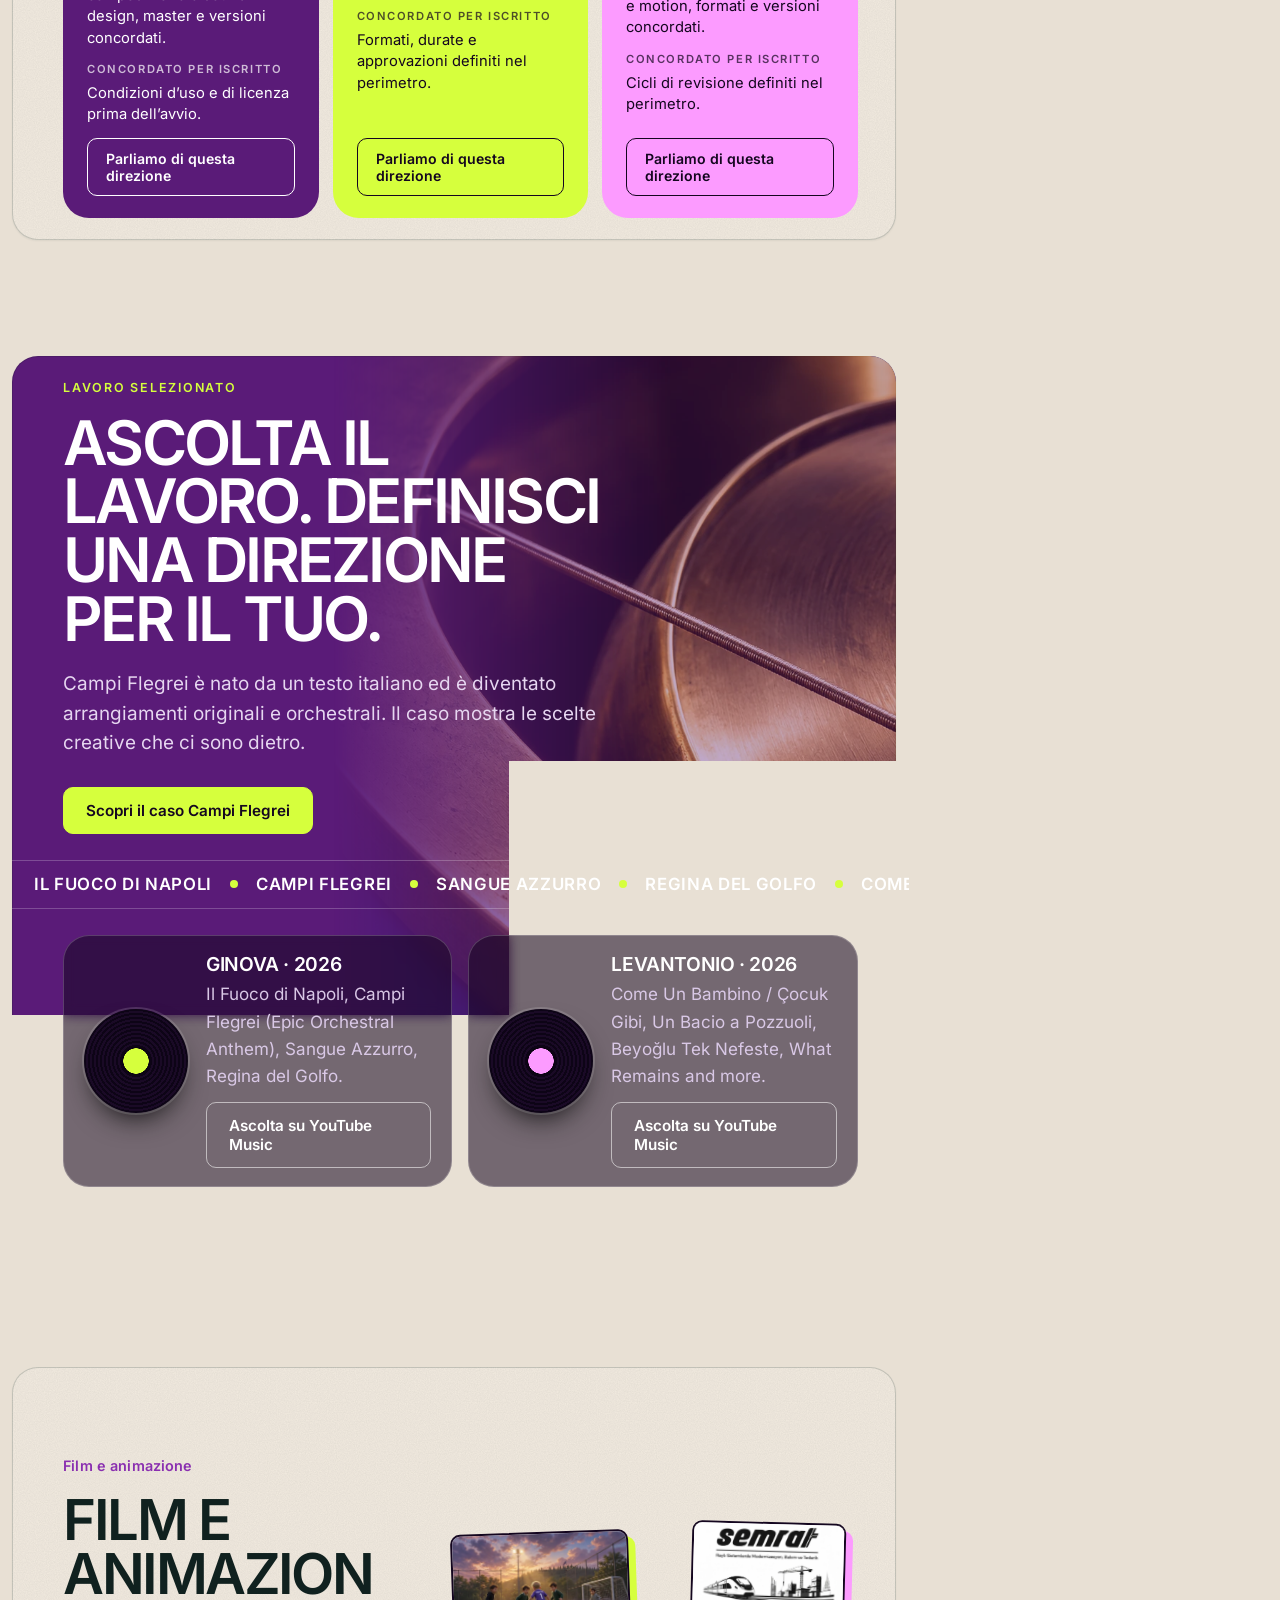
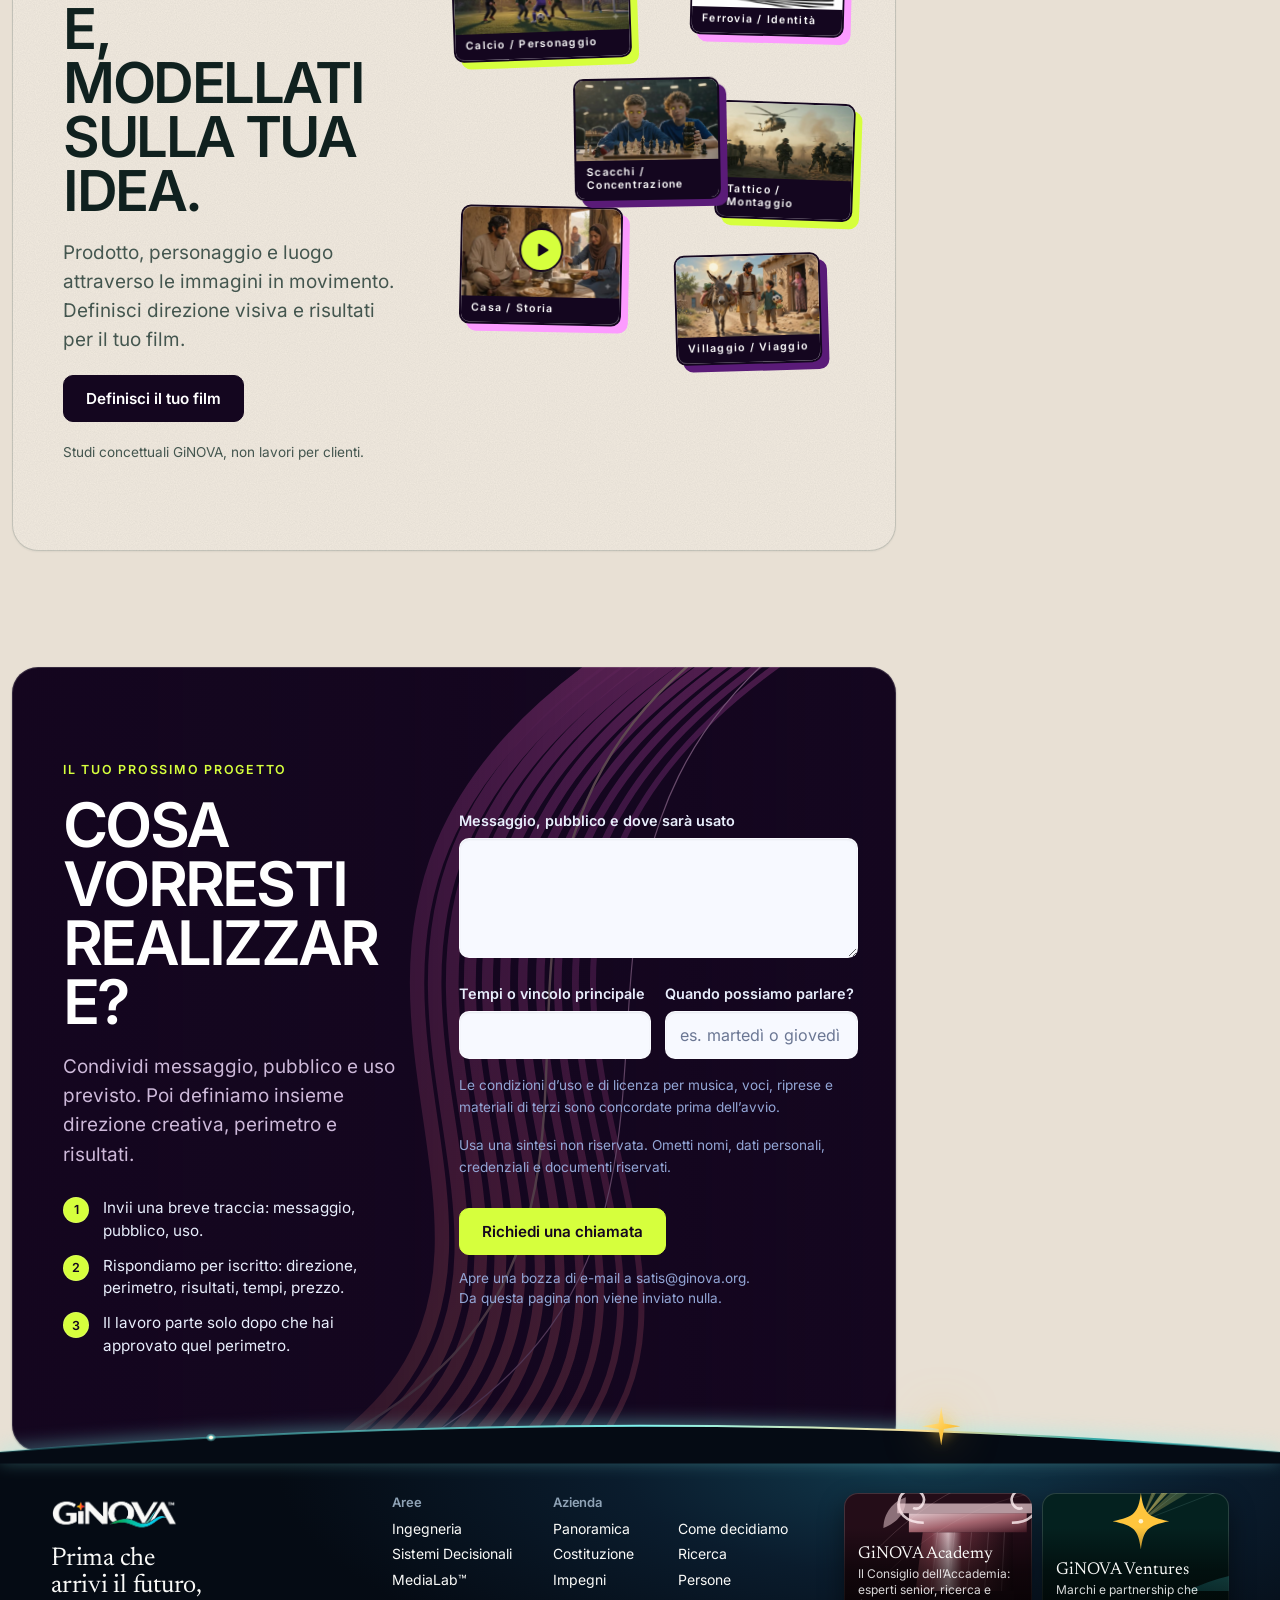
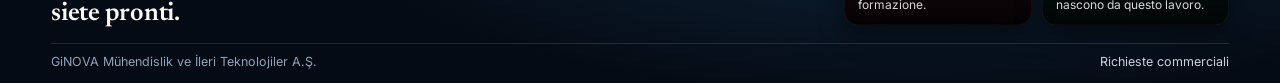
<file: it/index.html>
<!doctype html>
<html lang="it" dir="ltr" data-title-key="meta.title">
<head>
<meta charset="utf-8">
<meta name="viewport" content="width=device-width,initial-scale=1">
<title>GiNOVA MediaLab™ | Musica originale, film e animazione per i brand</title>
<script>/* Opening: decided before first paint so there is no flash. Not for reduced motion, a deep link or a scrolled page. */
(function(){try{var d=document.documentElement;if(!matchMedia('(prefers-reduced-motion: reduce)').matches&&!document.hidden&&(!location.hash||location.hash==='#intro')&&!(window.scrollY>20)&&!/[?&]still=1/.test(location.search))d.classList.add('intro-play')}catch(e){}})();</script>
<meta name="description" content="Musica originale, film e animazione per brand, team di prodotto e comunicazione aziendale. Una sola direzione creativa, dalla prima idea al fotogramma finale, con risultati concordati per iscritto.">
<link rel="canonical" href="https://medialab.ginova.net/it/">
<link rel="alternate" hreflang="en" href="https://medialab.ginova.net/">
<link rel="alternate" hreflang="it" href="https://medialab.ginova.net/it/">
<link rel="alternate" hreflang="de" href="https://medialab.ginova.net/de/">
<link rel="alternate" hreflang="es" href="https://medialab.ginova.net/es/">
<link rel="alternate" hreflang="tr" href="https://medialab.ginova.net/tr/">
<link rel="alternate" hreflang="az" href="https://medialab.ginova.net/az/">
<link rel="alternate" hreflang="ar" href="https://medialab.ginova.net/ar/">
<link rel="alternate" hreflang="zh-Hans" href="https://medialab.ginova.net/zh/">
<link rel="alternate" hreflang="x-default" href="https://medialab.ginova.net/">
<meta property="og:type" content="website">
<meta property="og:site_name" content="GiNOVA">
<meta property="og:locale" content="it_IT">
<meta property="og:title" content="GiNOVA MediaLab™ | Musica originale, film e animazione per i brand">
<meta property="og:description" content="Musica originale, film e animazione per brand, team di prodotto e comunicazione aziendale. Una sola direzione creativa, dalla prima idea al fotogramma finale, con risultati concordati per iscritto.">
<meta property="og:url" content="https://medialab.ginova.net/it/">
<meta property="og:image" content="https://medialab.ginova.net/chrome/og.png">
<meta name="twitter:card" content="summary_large_image">
<script type="application/ld+json">{"@context": "https://schema.org", "@graph": [{"@type": "Organization", "@id": "https://ginova.org/#org", "name": "GiNOVA", "url": "https://ginova.org/", "logo": "https://medialab.ginova.net/chrome/crest.png", "email": "satis@ginova.org"}, {"@type": "WebSite", "@id": "https://medialab.ginova.net/#site", "url": "https://medialab.ginova.net/", "name": "GiNOVA MediaLab™", "inLanguage": ["en", "it", "de", "es", "tr", "az", "ar", "zh-Hans"], "publisher": {"@id": "https://ginova.org/#org"}}, {"@type": "WebPage", "url": "https://medialab.ginova.net/it/", "name": "GiNOVA MediaLab™ | Musica originale, film e animazione per i brand", "description": "Musica originale, film e animazione per brand, team di prodotto e comunicazione aziendale. Una sola direzione creativa, dalla prima idea al fotogramma finale, con risultati concordati per iscritto.", "inLanguage": "it", "isPartOf": {"@id": "https://medialab.ginova.net/#site"}}, {"@type": "Service", "name": "GiNOVA MediaLab™", "description": "Musica originale, film e animazione per brand, team di prodotto e comunicazione aziendale. Una sola direzione creativa, dalla prima idea al fotogramma finale, con risultati concordati per iscritto.", "url": "https://medialab.ginova.net/it/", "provider": {"@id": "https://ginova.org/#org"}, "hasOfferCatalog": {"@type": "OfferCatalog", "name": "Tre direzioni", "itemListElement": [{"@type": "Offer", "itemOffered": {"@type": "Service", "name": "Musica e suono", "description": "Dai un suono al tuo brand. Musica originale, un’identità sonora o un sound design per il tuo film, la tua campagna o il tuo spazio."}}, {"@type": "Offer", "itemOffered": {"@type": "Service", "name": "Film", "description": "Racconta la storia del tuo prodotto. Dal concept e dallo storyboard a un breve film di marca o di prodotto, pensato per pubblico e canale."}}, {"@type": "Offer", "itemOffered": {"@type": "Service", "name": "Animazione", "description": "Metti in movimento la tua idea. Sviluppa un personaggio, un concept di prodotto o un’idea complessa attraverso movimento, ritmo e narrazione visiva."}}]}}]}</script>
<link rel="icon" type="image/svg+xml" href="../chrome/favicon.svg">
<link rel="stylesheet" href="../fonts/fonts.css">
<link rel="stylesheet" href="../chrome/chrome.css">
<link rel="stylesheet" href="../style.css">
<link rel="stylesheet" href="../site.css">
</head>
<body>
<a class="gn-skip" href="#main" data-c="skip">Vai al contenuto</a>
<header class="gn-header" id="gnHeader" style="--gn-accent:#5a1b78">
  <div class="gn-nav" id="gnNav">
    <a class="gn-brand" href="https://ginova.org/" data-route="https://ginova.org/" data-ca="home" aria-label="GiNOVA">
      <span class="gn-crest"><img src="../chrome/crest.png" width="62" height="56" alt=""><img class="lt" src="../chrome/crest-light.png" width="62" height="56" alt=""></span>
      <span class="gn-word"><span class="gn-wm"><img class="gn-wordmark" src="../chrome/primary.png" width="140" height="32" alt="GiNOVA"><img class="gn-wordmark lt" src="../chrome/primary-light.png" width="140" height="32" alt=""></span><span class="gn-motto" data-c="motto.medialab">“Suono. Movimento. Espressione.”</span></span>
    </a>
    <span class="gn-gap" aria-hidden="true"><span class="gn-sec"><i class="n"></i><i class="rule"></i><b class="t"></b></span></span>
    <div class="gn-links" id="gnLinks">
      <a class="gn-co" id="gnCompany" href="https://ginova.org/company/" data-route="https://ginova.org/company/" data-c="company">Azienda</a>
      <a class="gn-contact" id="gnContact" href="#start" data-ca="nav.contact" aria-label="Contatti"><span class="gn-contact-label" data-c="nav.contact">Contatti</span></a>
      <button class="gn-menu" id="gnMenuBtn" type="button" aria-expanded="false" aria-controls="gnOverlay"><span class="lbl" data-c="menu">Menu</span><span class="bars" aria-hidden="true"><i></i><i></i></span></button>
      <div class="language-switcher" data-language-theme="portal"><select id="language-select" class="language-native" aria-label="Language"><option data-group="1" value="en" lang="en" dir="ltr">English</option><option data-group="1" value="it" lang="it" dir="ltr" selected>Italiano</option><option data-group="1" value="de" lang="de" dir="ltr">Deutsch</option><option data-group="1" value="es" lang="es" dir="ltr">Español</option><option data-group="2" value="tr" lang="tr" dir="ltr">Türkçe</option><option data-group="2" value="az" lang="az" dir="ltr">Azerbaycani</option><option data-group="3" value="ar" lang="ar" dir="rtl">العربية</option><option data-group="3" value="zh" lang="zh-Hans" dir="ltr">简体中文</option></select></div>
    </div>
  </div>
  <span class="gn-prog" aria-hidden="true"><i></i></span>
</header>
<div class="gn-ov" id="gnOverlay" role="dialog" aria-modal="true" data-ca="menu" aria-label="Menu" data-site="medialab" data-cur="medialab">
  <div class="gn-ovbg" aria-hidden="true"><i class="l" data-s="engineering" style="background-color:#07131b;background-image:url(../chrome/pop-engineering.svg);background-position:center 64%"></i><i class="l" data-s="decision" style="background-color:#050934;background-image:url(../chrome/pop-decision.svg);background-position:center 34%"></i><i class="l" data-s="medialab" style="background-color:#1a0b2e;background-image:url(../chrome/pop-medialab.svg);background-position:center 42%"></i><i class="l" data-s="academy" style="background-color:#240d18;background-image:url(../chrome/pop-academy.svg);background-position:right 20%"></i><i class="l" data-s="ventures" style="background-color:#04211f;background-image:url(../chrome/pop-ventures.svg);background-position:right 14%"></i><i class="wash"></i></div>
  <div class="gn-ovin">
    <nav class="gn-ovsites" data-ca="sites" aria-label="Siti GiNOVA.NET">
      <p class="gn-ph" data-c="sites.h">GiNOVA.NET</p>
      <ol>
        <li><a class="gn-row" href="https://engineering.ginova.net/" data-route="https://engineering.ginova.net/" data-s="engineering"><span class="ix">01</span><span class="nm" data-c="nav.engineering">Ingegneria</span><svg class="go" viewBox="0 0 24 24" width="22" height="22" fill="none" stroke="currentColor" stroke-width="1.6" stroke-linecap="round" stroke-linejoin="round" aria-hidden="true"><path d="M7 17 17 7M8 7h9v9"/></svg><span class="d" data-c="d.engineering">Sistemi produttivi, fattibilità, sviluppo di prodotto e di processo, anche alimentare.</span></a></li>
        <li><a class="gn-row" href="https://consultancy.ginova.net/" data-route="https://consultancy.ginova.net/" data-s="decision"><span class="ix">02</span><span class="nm" data-c="nav.decision">Sistemi Decisionali</span><svg class="go" viewBox="0 0 24 24" width="22" height="22" fill="none" stroke="currentColor" stroke-width="1.6" stroke-linecap="round" stroke-linejoin="round" aria-hidden="true"><path d="M7 17 17 7M8 7h9v9"/></svg><span class="d" data-c="d.decision">Consulenza, dati e IA: una domanda decisionale, un compenso fisso, un Fascicolo di Decisione d’Investimento.</span></a></li>
        <li class="is-cur"><div class="gn-row" aria-current="page"><span class="ix">03</span><span class="nm" dir="ltr" data-c="nav.medialab">MediaLab™</span><em class="here" data-c="here">Sei qui</em><span class="d" data-c="d.medialab">Web, film, suono e comunicazione di marca, su commissione.</span></div></li>
        <li><a class="gn-row" href="https://academy.ginova.net/" data-route="https://academy.ginova.net/" data-s="academy"><span class="ix">04</span><span class="nm" data-c="nav.academy">Accademia</span><svg class="go" viewBox="0 0 24 24" width="22" height="22" fill="none" stroke="currentColor" stroke-width="1.6" stroke-linecap="round" stroke-linejoin="round" aria-hidden="true"><path d="M7 17 17 7M8 7h9v9"/></svg><span class="d" data-c="d.academy">Il Consiglio dell’Accademia: esperti senior, ricerca e formazione.</span></a></li>
        <li><a class="gn-row" href="https://ventures.ginova.net/" data-route="https://ventures.ginova.net/" data-s="ventures"><span class="ix">05</span><span class="nm" data-c="nav.ventures">Ventures</span><svg class="go" viewBox="0 0 24 24" width="22" height="22" fill="none" stroke="currentColor" stroke-width="1.6" stroke-linecap="round" stroke-linejoin="round" aria-hidden="true"><path d="M7 17 17 7M8 7h9v9"/></svg><span class="d" data-c="d.ventures">Marchi e partnership che nascono da questo lavoro.</span></a></li>
      </ol>
    </nav>
    <nav class="gn-ovpage" data-ca="pagenav" aria-label="pagenav">
      <p class="gn-ph" data-c="menu.page">In questa pagina</p>
      <ol>
        <li><a class="gn-pl" href="#intro" data-c="rail.promise">Promessa</a></li>
        <li><a class="gn-pl" href="#work" data-c="rail.work">Direzioni</a></li>
        <li><a class="gn-pl" href="#listen" data-c="rail.listen">Ascolto</a></li>
        <li><a class="gn-pl" href="#studies" data-c="rail.studies">Studi</a></li>
        <li><a class="gn-pl" href="#start" data-c="rail.start">Inizia</a></li>
      </ol>
      <a class="gn-all" href="https://ginova.org/#gn-company-overview" data-route="https://ginova.org/#gn-company-overview" data-c="nav.about">Chi siamo</a>
    </nav>
    <div class="gn-ovfoot" id="gnOvFoot"></div>
  </div>
</div>


<div class="field" aria-hidden="true"><span>03</span><b data-c="nav.medialab" dir="ltr">MediaLab™</b></div>

<main id="main">

<!-- 1. Promise -->
<section id="intro" class="screen s-intro" data-nav="rail.promise" aria-labelledby="h-intro">
  <div class="curtains" aria-hidden="true">
    <div class="cur p1 c-eng"><span>01</span><b data-c="nav.engineering">Ingegneria</b></div>
    <div class="cur p2 c-dec"><span>02</span><b data-c="nav.decision">Sistemi Decisionali</b></div>
    <div class="cur p3 home"><span>03</span><b data-c="nav.medialab" dir="ltr">MediaLab™</b></div>
  </div>
  <div class="hero-art" aria-hidden="true"><img src="../img/soundlab/study-1.webp" alt="" width="1254" height="1254" fetchpriority="high" decoding="async"></div>
  <div class="wrap intro-grid">
    <div class="intro-copy">
      <p class="kicker" data-t="intro.kicker">MediaLab™ / GiNOVA</p>
      <h1 id="h-intro" data-t="intro.h1">Fallo sentire.</h1>
      <p class="lede" data-t="intro.lede">Musica originale, immagini in movimento e storie di marca. Una sola direzione creativa, dalla prima idea al fotogramma finale.</p>
      <p class="actions">
        <a class="btn btn-solid" href="#start" data-t="intro.cta1">Definisci il tuo progetto</a>
        <a class="btn btn-line" href="#listen" data-t="intro.cta2">Ascolta i lavori</a>
      </p>
      <button class="filmchip" id="filmOpen" type="button" aria-haspopup="dialog">
        <span class="thumb" aria-hidden="true"></span>
        <svg class="pl" viewBox="0 0 24 24" width="14" height="14" fill="currentColor" aria-hidden="true"><path d="M8 5.5v13a1 1 0 0 0 1.5.86l10.5-6.5a1 1 0 0 0 0-1.72L9.5 4.64A1 1 0 0 0 8 5.5Z"/></svg>
        <span class="ft" data-t="film.open">Guarda l’ident di MediaLab</span>
      </button>
    </div>
    <figure class="sheet" data-taria="sheet.label" aria-label="Brief creativo">
      <div class="sheet-head"><span data-t="sheet.head">Brief creativo</span></div>
      <dl>
        <div><dt data-t="sheet.who">Per chi è</dt><dd data-t="sheet.who.v">Brand, team di prodotto e comunicazione aziendale.</dd></div>
        <div><dt data-t="sheet.dec">Cosa chiariamo per prima cosa</dt><dd data-t="sheet.dec.v">Il messaggio, a chi si rivolge e dove sarà usato.</dd></div>
        <div><dt data-t="sheet.out">Risultati da concordare</dt><dd><ul><li><span data-t="sheet.out.0">Musica, sound design e master concordati</span></li><li><span data-t="sheet.out.1">Film e animazione nei formati concordati</span></li><li><span data-t="sheet.out.2">Versioni per ogni canale</span></li><li><span data-t="sheet.out.3">Direzione visiva e storyboard</span></li></ul></dd></div>
      </dl>
    </figure>
  </div>
</section>

<!-- 2. Three directions -->
<section id="work" class="screen s-work" data-nav="rail.work" aria-labelledby="h-work">
  <div class="wrap">
    <p class="kicker" data-t="work.kicker">Tre direzioni</p>
    <h2 id="h-work" data-t="work.h2">Una direzione creativa per il tuo messaggio.</h2>
    <div class="offers">
      <article>
        <h3 data-t="work.1.t">Musica e suono</h3>
        <dl>
          <div><dt data-t="work.dt1">L’idea</dt><dd data-t="work.1.d">Dai un suono al tuo brand. Musica originale, un’identità sonora o un sound design per il tuo film, la tua campagna o il tuo spazio.</dd></div>
          <div><dt data-t="work.dt2">Risultati</dt><dd data-t="work.1.o">Direzione musicale, composizione e sound design, master e versioni concordati.</dd></div>
          <div><dt data-t="work.dt3">Concordato per iscritto</dt><dd data-t="work.1.r">Condizioni d’uso e di licenza prima dell’avvio.</dd></div>
        </dl>
        <a class="btn btn-line offer-cta" href="#start" data-t="work.cta">Parliamo di questa direzione</a>
      </article>
      <article>
        <h3 data-t="work.2.t">Film</h3>
        <dl>
          <div><dt data-t="work.dt1">L’idea</dt><dd data-t="work.2.d">Racconta la storia del tuo prodotto. Dal concept e dallo storyboard a un breve film di marca o di prodotto, pensato per pubblico e canale.</dd></div>
          <div><dt data-t="work.dt2">Risultati</dt><dd data-t="work.2.o">Concept e storyboard, immagine e suono, versioni per canale.</dd></div>
          <div><dt data-t="work.dt3">Concordato per iscritto</dt><dd data-t="work.2.r">Formati, durate e approvazioni definiti nel perimetro.</dd></div>
        </dl>
        <a class="btn btn-line offer-cta" href="#start" data-t="work.cta">Parliamo di questa direzione</a>
      </article>
      <article>
        <h3 data-t="work.3.t">Animazione</h3>
        <dl>
          <div><dt data-t="work.dt1">L’idea</dt><dd data-t="work.3.d">Metti in movimento la tua idea. Sviluppa un personaggio, un concept di prodotto o un’idea complessa attraverso movimento, ritmo e narrazione visiva.</dd></div>
          <div><dt data-t="work.dt2">Risultati</dt><dd data-t="work.3.o">Direzione visiva, animazione e motion, formati e versioni concordati.</dd></div>
          <div><dt data-t="work.dt3">Concordato per iscritto</dt><dd data-t="work.3.r">Cicli di revisione definiti nel perimetro.</dd></div>
        </dl>
        <a class="btn btn-line offer-cta" href="#start" data-t="work.cta">Parliamo di questa direzione</a>
      </article>
    </div>
  </div>
</section>

<!-- 3. Listen: selected work -->
<section id="listen" class="screen s-listen" data-nav="rail.listen" aria-labelledby="h-listen">
  <span class="poster-word" aria-hidden="true">Campi Flegrei</span>
  <div class="listen-art" aria-hidden="true"><img src="../img/soundlab/study-2.webp" alt="" width="1254" height="1254" loading="lazy" decoding="async"></div>
  <div class="wrap">
    <p class="kicker" data-t="listen.kicker">Lavoro selezionato</p>
    <h2 id="h-listen" data-t="listen.h2">Ascolta il lavoro. Definisci una direzione per il tuo.</h2>
    <p class="lede" data-t="listen.lede">Campi Flegrei è nato da un testo italiano ed è diventato arrangiamenti originali e orchestrali. Il caso mostra le scelte creative che ci sono dietro.</p>
    <p class="actions"><a class="btn btn-solid" href="https://medialab.ginova.net/work/campi-flegrei/" data-t="listen.case">Scopri il caso Campi Flegrei</a></p>
    <div class="ticker" aria-hidden="true"><div class="tk"><span>Il Fuoco di Napoli</span><span>Campi Flegrei</span><span>Sangue Azzurro</span><span>Regina del Golfo</span><span>Come Un Bambino</span><span>Un Bacio a Pozzuoli</span><span>Beyoğlu Tek Nefeste</span><span>What Remains</span></div></div>
    <div class="albums">
      <article>
        <span class="disc d1" aria-hidden="true"></span>
        <h3 data-t="album.1.t">Ginova · 2026</h3>
        <p data-t="album.1.d">Il Fuoco di Napoli, Campi Flegrei (Epic Orchestral Anthem), Sangue Azzurro, Regina del Golfo.</p>
        <a class="btn btn-line" href="https://music.youtube.com/playlist?list=OLAK5uy_mT7oOmOXNSpKWwzxPKgs_seKzJVBgW4OI" target="_blank" rel="noopener noreferrer" data-t="album.cta">Ascolta su YouTube Music</a>
      </article>
      <article>
        <span class="disc d2" aria-hidden="true"></span>
        <h3 data-t="album.2.t">Levantonio · 2026</h3>
        <p data-t="album.2.d">Come Un Bambino / Çocuk Gibi, Un Bacio a Pozzuoli, Beyoğlu Tek Nefeste, What Remains and more.</p>
        <a class="btn btn-line" href="https://music.youtube.com/playlist?list=OLAK5uy_lpn3D_Ck-BZMiYm1XtT3mPH9ufiV-m9ZA" target="_blank" rel="noopener noreferrer" data-t="album.cta">Ascolta su YouTube Music</a>
      </article>
    </div>
    <p class="hint" data-t="album.fine">Si apre YouTube Music in una nuova scheda.</p>
  </div>
</section>

<!-- 4. Studies: six stills lie scattered on white -->
<section id="studies" class="screen s-studies" data-nav="rail.studies" aria-labelledby="h-studies">
  <div class="wrap studies-grid">
    <div class="st-copy">
      <p class="kicker" data-t="studies.kicker">Film e animazione</p>
      <h2 id="h-studies" data-t="studies.h2">Film e animazione, modellati sulla tua idea.</h2>
      <p class="lede" data-t="studies.lede">Prodotto, personaggio e luogo attraverso le immagini in movimento. Definisci direzione visiva e risultati per il tuo film.</p>
      <p class="actions"><a class="btn btn-solid" href="#start" data-t="studies.cta">Definisci il tuo film</a></p>
      <p class="hint" data-t="studies.note">Studi concettuali GiNOVA, non lavori per clienti.</p>
    </div>
    <div class="scatter">
      <figure class="sc sc1"><img src="../img/studies/football-character.jpg" alt="" width="800" height="450" loading="lazy" decoding="async"><figcaption data-t="st.0">Calcio / Personaggio</figcaption></figure>
      <figure class="sc sc2"><img src="../img/studies/rail-identity.jpg" alt="" width="800" height="450" loading="lazy" decoding="async"><figcaption data-t="st.1">Ferrovia / Identità</figcaption></figure>
      <figure class="sc sc3"><img src="../img/studies/chess-focus.jpg" alt="" width="800" height="450" loading="lazy" decoding="async"><figcaption data-t="st.2">Scacchi / Concentrazione</figcaption></figure>
      <figure class="sc sc4"><img src="../img/studies/tactical-montage.jpg" alt="" width="800" height="450" loading="lazy" decoding="async"><figcaption data-t="st.3">Tattico / Montaggio</figcaption></figure>
      <figure class="sc sc5"><img src="../img/studies/home-story.jpg" alt="" width="800" height="450" loading="lazy" decoding="async">
        <button class="still-play" type="button" data-video="media/home-story.mp4" data-poster="../img/studies/home-story.jpg" data-taria="st.play" aria-label="Riproduci il film: Home / Story"><svg viewBox="0 0 24 24" width="20" height="20" fill="currentColor" aria-hidden="true"><path d="M8 5.5v13a1 1 0 0 0 1.5.86l10.5-6.5a1 1 0 0 0 0-1.72L9.5 4.64A1 1 0 0 0 8 5.5Z"/></svg></button>
        <figcaption data-t="st.4">Casa / Storia</figcaption></figure>
      <figure class="sc sc6"><img src="../img/studies/village-journey.jpg" alt="" width="800" height="450" loading="lazy" decoding="async"><figcaption data-t="st.5">Villaggio / Viaggio</figcaption></figure>
    </div>
  </div>
</section>

<!-- 6. Start -->
<section id="start" class="screen s-start" data-nav="rail.start" aria-labelledby="h-start">
  <div class="wrap start-grid">
    <div>
      <p class="kicker" data-t="start.kicker">Il tuo prossimo progetto</p>
      <h2 id="h-start" data-t="start.h2">Cosa vorresti realizzare?</h2>
      <p class="lede" data-t="start.lede">Condividi messaggio, pubblico e uso previsto. Poi definiamo insieme direzione creativa, perimetro e risultati.</p>
      <ol class="next" data-taria="next.label" aria-label="Cosa succede dopo">
        <li><b aria-hidden="true">1</b><span data-t="next.1">Invii una breve traccia: messaggio, pubblico, uso.</span></li>
        <li><b aria-hidden="true">2</b><span data-t="next.2">Rispondiamo per iscritto: direzione, perimetro, risultati, tempi, prezzo.</span></li>
        <li><b aria-hidden="true">3</b><span data-t="next.3">Il lavoro parte solo dopo che hai approvato quel perimetro.</span></li>
      </ol>
    </div>
    <form id="startForm" class="form" data-subject="mail.subject.m" novalidate>
      <label for="f1" data-t="start.l1">Messaggio, pubblico e dove sarà usato</label>
      <textarea id="f1" rows="4" maxlength="900"></textarea>
      <div class="two">
        <div><label for="f3" data-t="start.l3">Tempi o vincolo principale</label><input id="f3" type="text" maxlength="200"></div>
        <div><label for="f4" data-t="start.l4">Quando possiamo parlare?</label><input id="f4" type="text" maxlength="200" data-tph="start.p4" placeholder="es. martedì o giovedì pomeriggio"></div>
      </div>
      <p class="privacy" data-t="limits.2.d">Le condizioni d’uso e di licenza per musica, voci, riprese e materiali di terzi sono concordate prima dell’avvio.</p>
      <p class="privacy" data-t="start.privacy">Usa una sintesi non riservata. Ometti nomi, dati personali, credenziali e documenti riservati.</p>
      <p class="actions">
        <button class="btn btn-solid" id="startBtn" type="submit" data-t="start.btn">Richiedi una chiamata</button>
        <span class="fine" data-t="start.fine">Apre una bozza di e-mail a satis@ginova.org. Da questa pagina non viene inviato nulla.</span>
      </p>
    </form>
  </div>
</section>

</main>

<footer id="gn-contact" class="gn-world"><svg class="gw-limb" aria-hidden="true" viewBox="0 0 1440 60" preserveAspectRatio="none"><defs><linearGradient id="gwl" x1="0" x2="1"><stop stop-color="#2FA7A7" stop-opacity=".25"/><stop offset=".5" stop-color="#7FF3EE"/><stop offset=".72" stop-color="#FFE4A0"/><stop offset=".86" stop-color="#2FA7A7"/><stop offset="1" stop-color="#2FA7A7" stop-opacity=".25"/></linearGradient></defs><path d="M0 60V44Q720 -28 1440 44V60Z" fill="#050B14"/><path d="M0 44Q720 -28 1440 44" fill="none" stroke="url(#gwl)" stroke-width="2" vector-effect="non-scaling-stroke"/><defs><radialGradient id="gwb"><stop offset="0" stop-color="#fff"/><stop offset=".3" stop-color="#fff6d6"/><stop offset=".55" stop-color="#7FF3EE" stop-opacity=".55"/><stop offset="1" stop-color="#7FF3EE" stop-opacity="0"/></radialGradient></defs><ellipse class="gw-boom" cx="720" cy="8" rx="0" ry="0" fill="none" stroke="#BFFBF7" stroke-width="2" vector-effect="non-scaling-stroke" opacity="0"><animate attributeName="rx" dur="16s" repeatCount="indefinite" values="0;0;0;640;640" keyTimes="0;.745;.75;.84;1"/><animate attributeName="ry" dur="16s" repeatCount="indefinite" values="0;0;0;22;22" keyTimes="0;.745;.75;.84;1"/><animate attributeName="opacity" dur="16s" repeatCount="indefinite" values="0;0;.95;0;0" keyTimes="0;.745;.755;.84;1"/></ellipse><circle class="gw-orb" r="15" cx="0" cy="0" fill="url(#gwb)"><animateMotion dur="16s" repeatCount="indefinite" calcMode="spline" path="M0 44Q720 -28 1440 44" keyPoints="0;.5;1;.5;0" keyTimes="0;.25;.5;.75;1" keySplines=".1 .6 .4 1;.6 0 .9 .4;.6 0 .9 .4;.1 .6 .4 1"/><animate attributeName="r" dur="16s" repeatCount="indefinite" calcMode="spline" values="1.5;15;1.5;15;1.5" keyTimes="0;.25;.5;.75;1" keySplines=".1 .6 .4 1;.6 0 .9 .4;.6 0 .9 .4;.1 .6 .4 1"/></circle></svg><i class="gw-star" aria-hidden="true"><b></b></i><div class="gw-in"><div class="gw-brand"><img src="../chrome/wordmark-reversed.png" width="150" alt="GiNOVA"><p data-c="motto">Prima che arrivi il futuro, siete pronti.</p></div><nav aria-label="Aree" data-ca="fields"><h2 data-c="fields">Aree</h2><a href="https://engineering.ginova.net/" data-route="https://engineering.ginova.net/" data-c="nav.engineering">Ingegneria</a><a href="https://consultancy.ginova.net/" data-route="https://consultancy.ginova.net/" data-c="nav.decision">Sistemi Decisionali</a><a href="https://medialab.ginova.net/" data-route="https://medialab.ginova.net/" dir="ltr">MediaLab™</a></nav><nav class="gw-co" aria-label="Azienda" data-ca="company"><h2 data-c="company">Azienda</h2><a data-route="https://ginova.org/company/" href="https://ginova.org/company/" data-c="overview">Panoramica</a><a data-route="https://ginova.org/company/constitution/" href="https://ginova.org/company/constitution/" data-c="constitution">Costituzione</a><a data-route="https://ginova.org/company/commitments/" href="https://ginova.org/company/commitments/" data-c="commitments">Impegni</a><a data-route="https://ginova.org/company/how-we-decide/" href="https://ginova.org/company/how-we-decide/" data-c="decide">Come decidiamo</a><a data-route="https://ginova.org/company/research/" href="https://ginova.org/company/research/" data-c="research">Ricerca</a><a data-route="https://ginova.org/company/people/" href="https://ginova.org/company/people/" data-c="people">Persone</a></nav><div class="gw-tiles"><a class="gw-tile gw-aca" data-route="https://ginova.org/company/academy/" href="https://ginova.org/company/academy/"><svg class="gw-art" aria-hidden="true" viewBox="-235 104 660 184" preserveAspectRatio="xMaxYMid slice" xmlns="http://www.w3.org/2000/svg"><defs><linearGradient id="fm" x1="0" x2="1"><stop stop-color="#1c0912"/><stop offset=".38" stop-color="#8c4452"/><stop offset=".5" stop-color="#f3d3d9"/><stop offset=".6" stop-color="#6b2f3c"/><stop offset="1" stop-color="#170710"/></linearGradient><linearGradient id="fr" x1="0" y1="0" x2="1" y2="1"><stop stop-color="#ffe6ea"/><stop offset=".5" stop-color="#b9737d"/><stop offset="1" stop-color="#4a1c28"/></linearGradient></defs><g transform="translate(44 -36)"><path d="M96 880L176 214H346L352 880Z" fill="url(#fm)" opacity=".9"/><path d="M372 880L402 300H520L560 880Z" fill="url(#fm)" opacity=".42"/><path d="M128 880L204 214M170 880L236 214M212 880L268 214M254 880L300 214M296 880L330 214" stroke="#ffe3e8" stroke-opacity=".3" fill="none"/><path d="M150 214H372V178H150Z" fill="url(#fr)" opacity=".86"/><path d="M128 178H396V160H128Z" fill="#f3d3d9" opacity=".7"/><path d="M178 196c-34 0-52-20-46-44 5-20 34-25 44-8 8 14-6 30-18 24" fill="none" stroke="#fff0f2" stroke-width="5" stroke-opacity=".82"/><path d="M344 196c34 0 52-20 46-44-5-20-34-25-44-8-8 14 6 30 18 24" fill="none" stroke="#fff0f2" stroke-width="5" stroke-opacity=".82"/></g><path d="M-40 500C110 90 440 -30 680 90" fill="none" stroke="#f2c3cc" stroke-opacity=".34"/><path d="M-40 560C130 130 470 20 680 150" fill="none" stroke="#f2c3cc" stroke-opacity=".18"/><g fill="#f3d3d9" fill-opacity=".5"><path d="M86 268c-4-30 12-54 34-66 6 28-8 52-34 66z"/><path d="M146 170c0-28 18-50 42-58 2 28-16 48-42 58z"/><path d="M226 104c6-26 28-42 52-44-4 26-26 42-52 44z"/><path d="M320 66c12-22 36-32 60-28-10 24-34 34-60 28z"/><path d="M428 54c16-18 42-22 62-12-14 20-40 26-62 12z"/></g><circle cx="305" cy="92" r="5" fill="#fff4f6"/></svg><span><strong lang="en" dir="ltr">GiNOVA Academy</strong><small data-c="academy">Il Consiglio dell’Accademia: esperti senior, ricerca e formazione.</small></span></a><a class="gw-tile gw-ven" data-route="https://ginova.org/company/ventures/" href="https://ginova.org/company/ventures/"><svg class="gw-art" aria-hidden="true" viewBox="-280 504 770 214" preserveAspectRatio="xMaxYMid slice" xmlns="http://www.w3.org/2000/svg"><defs><linearGradient id="ft" x1="0" x2="1"><stop stop-color="#02403f"/><stop offset=".5" stop-color="#00b4be"/><stop offset="1" stop-color="#7ff3ee"/></linearGradient><linearGradient id="fy" x1="0" y1="1" x2="1" y2="0"><stop stop-color="#ffc04d"/><stop offset=".45" stop-color="#00b4be" stop-opacity=".6"/><stop offset="1" stop-color="#02403f" stop-opacity="0"/></linearGradient></defs><g transform="translate(122 -44)"><path d="M176 610L640 -30V120Z" fill="url(#fy)" opacity=".62"/><path d="M176 610L640 170V330Z" fill="url(#fy)" opacity=".34"/><path d="M176 610L420 -40H520Z" fill="url(#fy)" opacity=".42"/><path d="M176 610L640 40M176 610L640 250M176 610L470 -40M176 610L640 430" stroke="#b9fff7" stroke-opacity=".26" fill="none"/></g><path d="M-40 742C96 676 214 792 334 744S540 650 640 700V880H-40Z" fill="url(#ft)" opacity=".5"/><path d="M-40 780C110 712 230 830 350 780S550 690 640 736" fill="none" stroke="#7ff3ee" stroke-width="10" stroke-opacity=".78"/><path d="M-40 812C110 748 230 860 350 812S550 724 640 770" fill="none" stroke="#7ff3ee" stroke-opacity=".3"/><g transform="translate(122 -44)"><path d="M176 548C182 592 190 600 238 610C190 620 182 628 176 672C170 628 162 620 114 610C162 600 170 592 176 548Z" fill="#ffc53d"/><circle cx="176" cy="610" r="5" fill="#fff4cf"/></g></svg><span><strong lang="en" dir="ltr">GiNOVA Ventures</strong><small data-c="ventures">Marchi e partnership che nascono da questo lavoro.</small></span></a></div></div><div class="gw-base"><span data-c="legal">GiNOVA Mühendislik ve İleri Teknolojiler A.Ş.</span><a href="mailto:satis@ginova.org" dir="ltr" data-c="sales">Richieste commerciali</a><button type="button" class="gw-snd" aria-pressed="false" data-ca="music" aria-label="Musica"><svg viewBox="0 0 24 24" width="16" height="16" fill="none" stroke="currentColor" stroke-width="1.6" stroke-linecap="round" stroke-linejoin="round" aria-hidden="true"><path d="M4 9v6h4l5 4V5L8 9H4Z"/><path class="gw-snd-on" d="M16 9a4 4 0 0 1 0 6M18.5 6.5a8 8 0 0 1 0 11"/><path class="gw-snd-off" d="m16 9 5 6m0-6-5 6"/></svg></button></div></footer>

<dialog class="filmdlg" id="filmDlg" data-taria="film.aria" aria-label="GiNOVA MediaLab: film">
  <div class="dlg-in">
    <video id="filmVideo" controls playsinline preload="none" poster="../media/ident.jpg" width="960" height="540"><source src="../media/ident.mp4" type="video/mp4"></video>
    <button class="dlg-x" id="filmClose" type="button" data-taria="film.close" aria-label="Chiudi il film"><svg viewBox="0 0 24 24" width="18" height="18" fill="none" stroke="currentColor" stroke-width="1.8" stroke-linecap="round" aria-hidden="true"><path d="M6 6l12 12M18 6 6 18"/></svg></button>
  </div>
</dialog>

<script>window.GN_AUDIO_BASE='../chrome/audio/';window.GN_BOOKING_URL='';</script>
<script>window.GN_LANG="it";</script>
<script src="../i18n-page.js"></script>
<script src="../common-i18n.js"></script>
<script src="../chrome/chrome.js"></script>
<script src="../page.js"></script>
<script src="../site.js"></script>
</body>
</html>
</file>
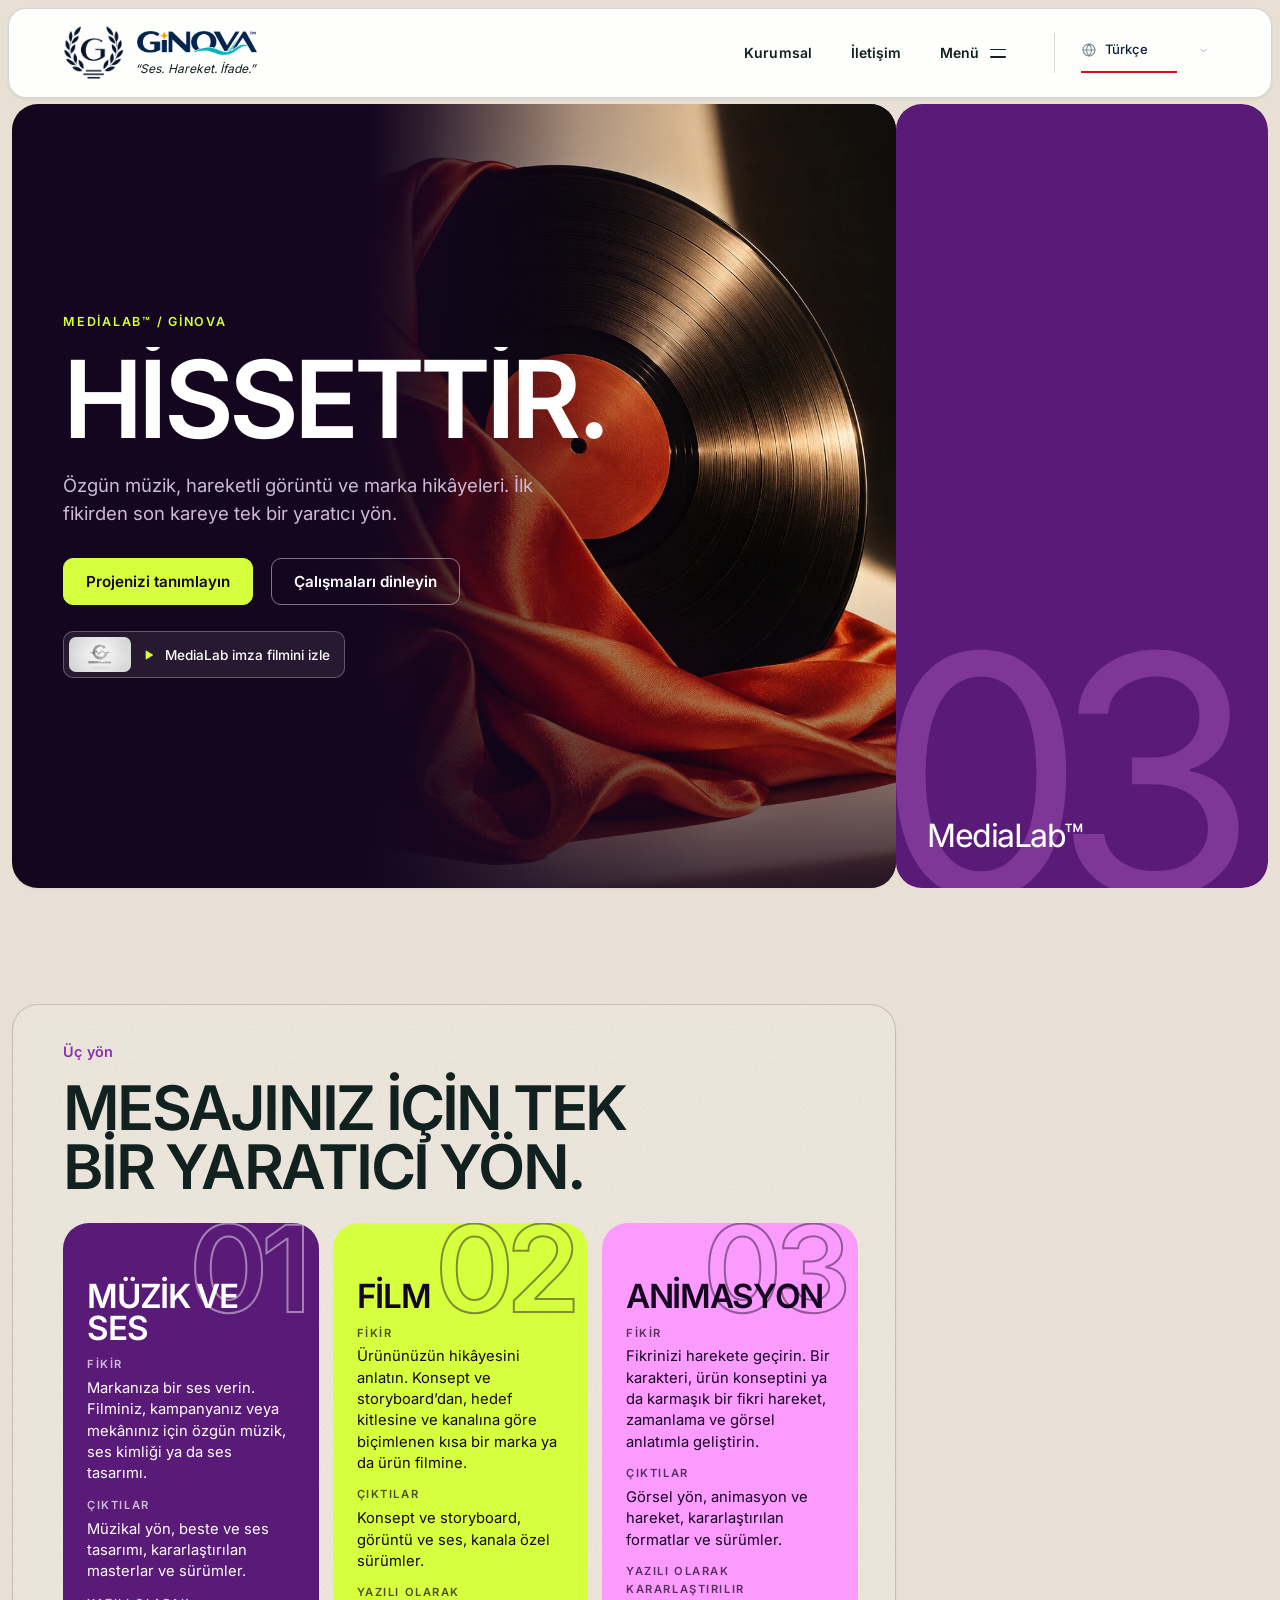
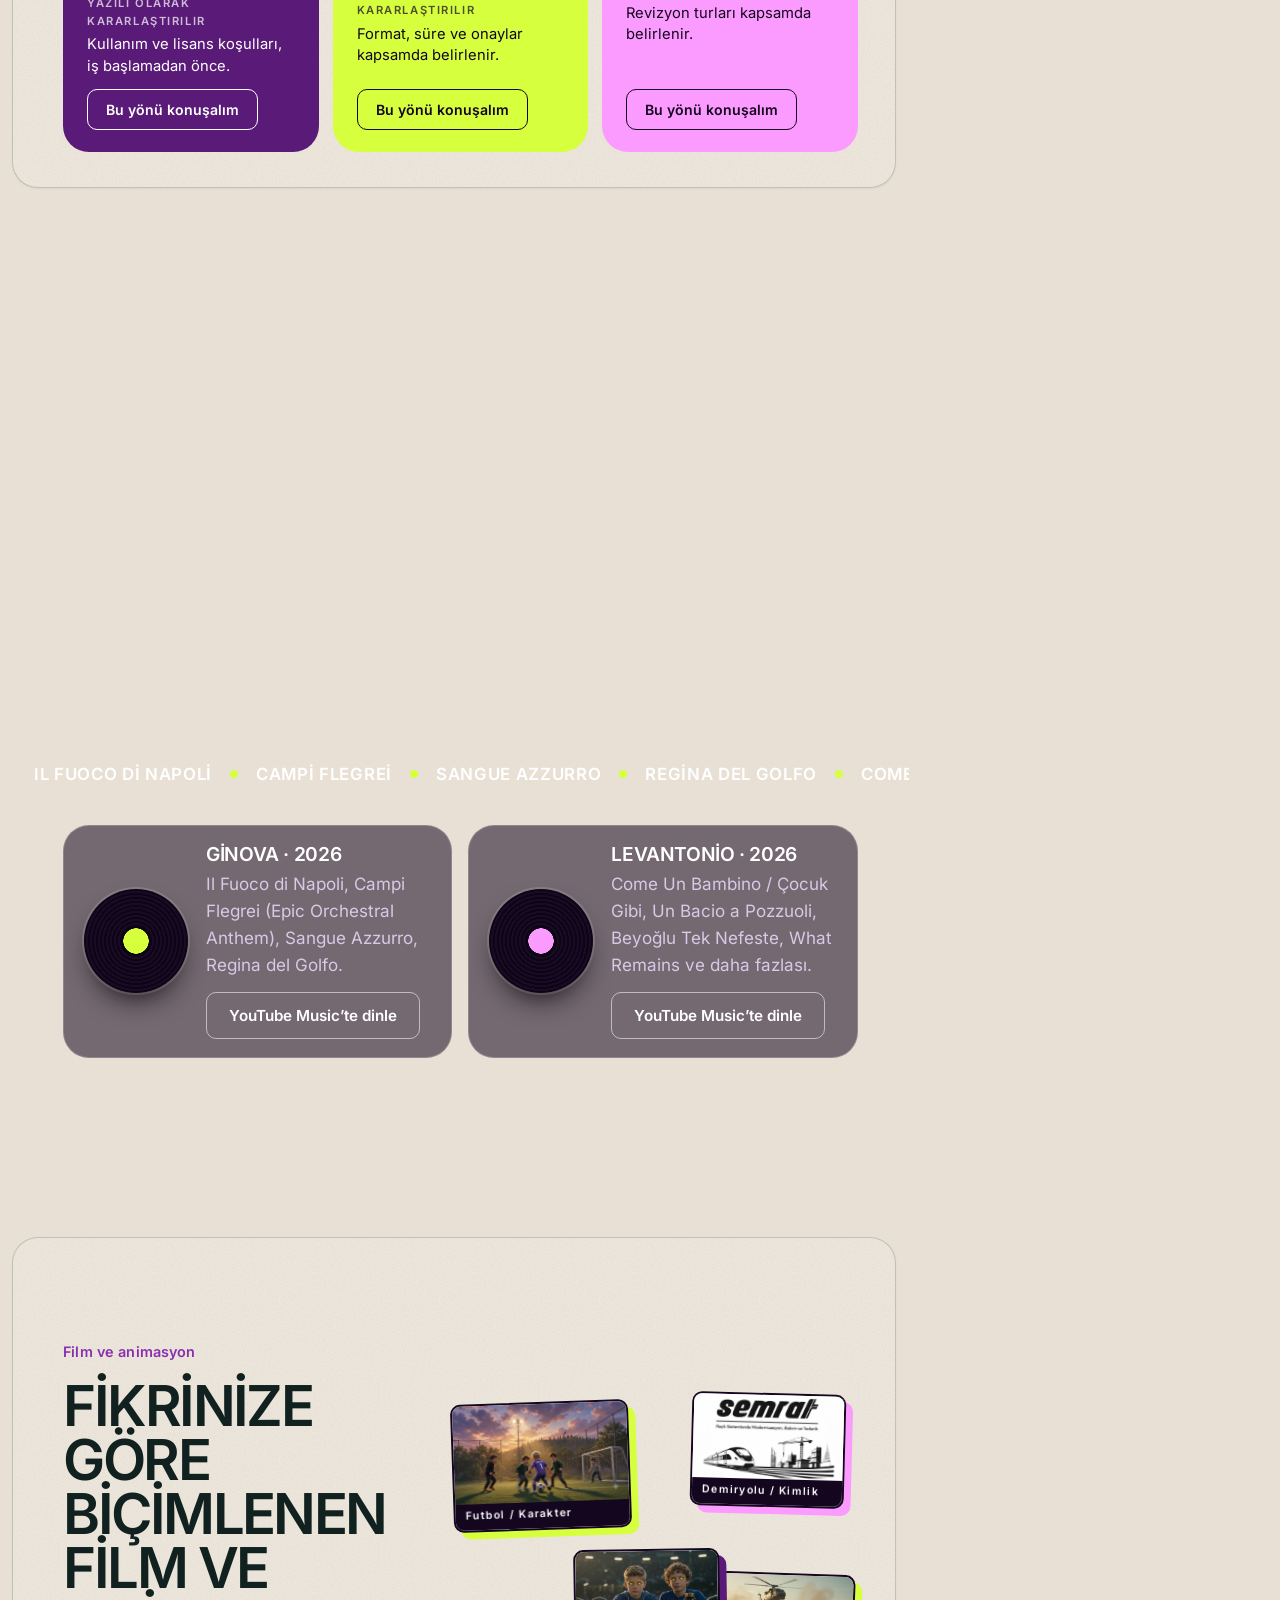
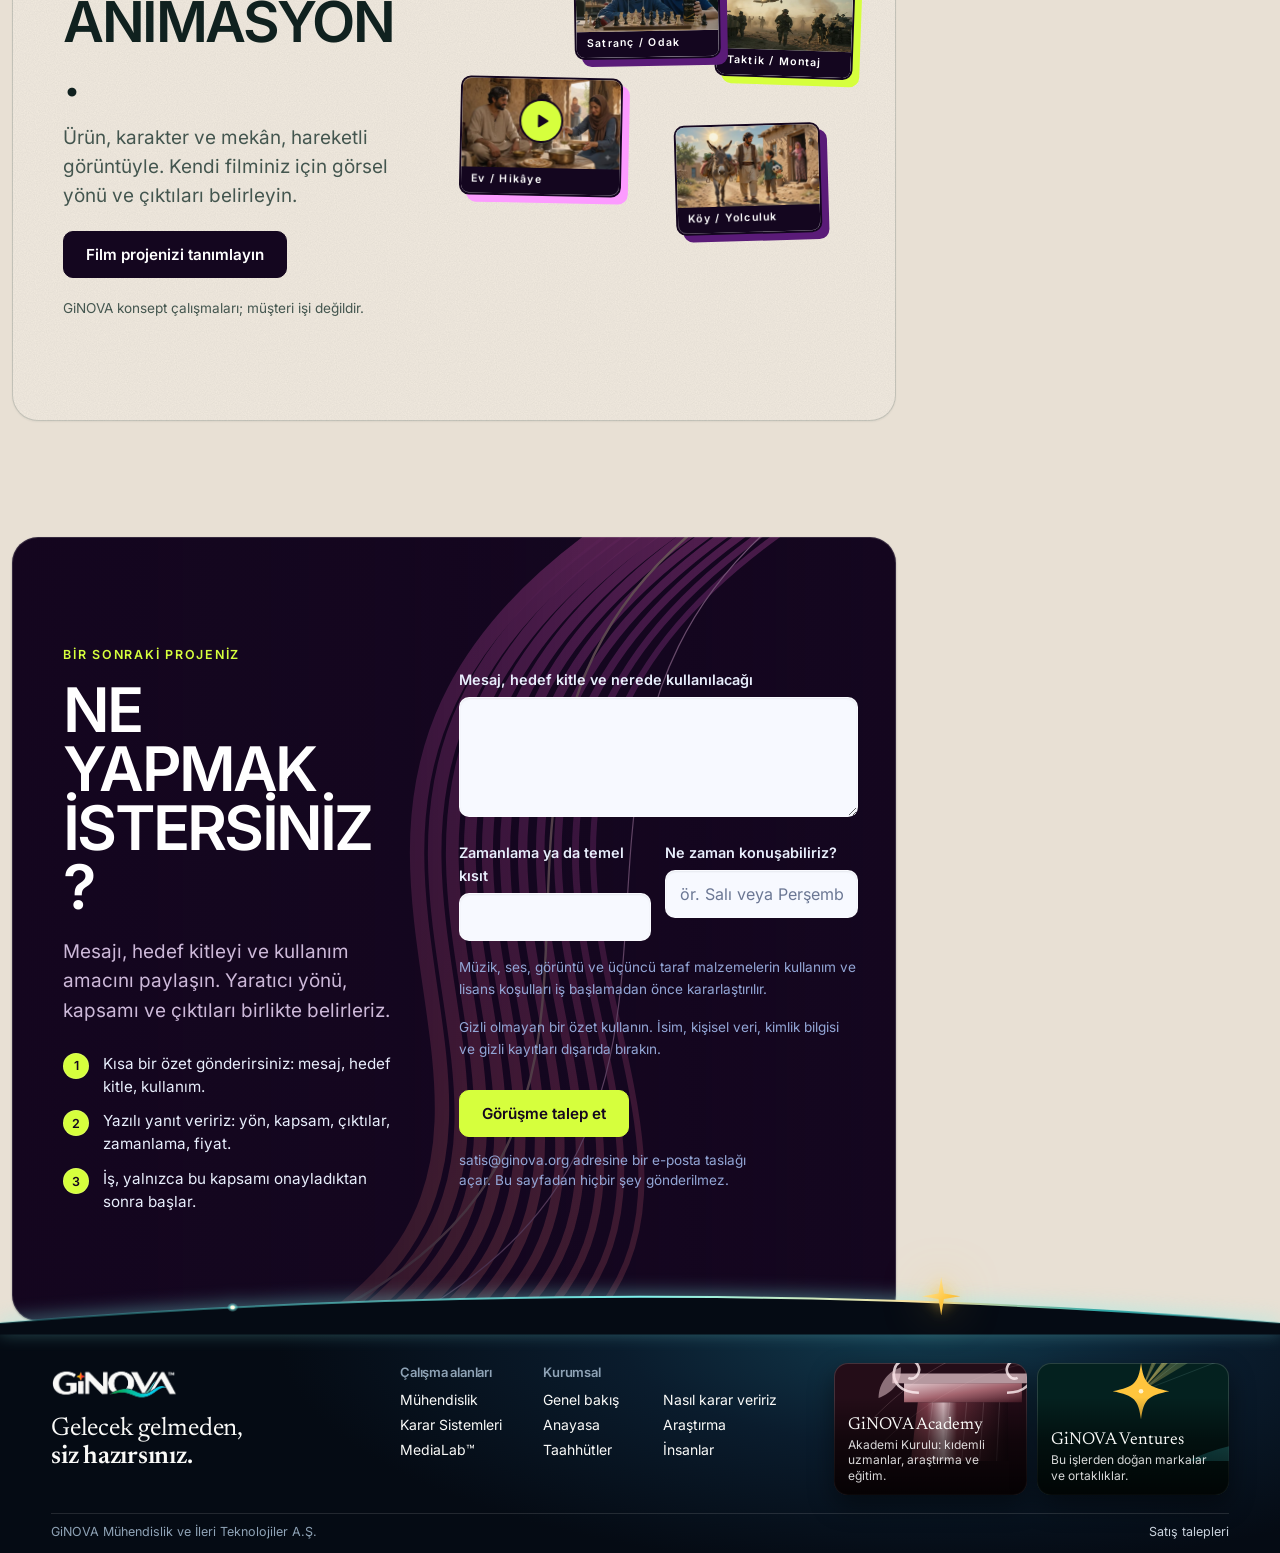
<file: tr/index.html>
<!doctype html>
<html lang="tr" dir="ltr" data-title-key="meta.title">
<head>
<meta charset="utf-8">
<meta name="viewport" content="width=device-width,initial-scale=1">
<title>GiNOVA MediaLab™ | Markalar için özgün müzik, film ve animasyon</title>
<script>/* Opening: decided before first paint so there is no flash. Not for reduced motion, a deep link or a scrolled page. */
(function(){try{var d=document.documentElement;if(!matchMedia('(prefers-reduced-motion: reduce)').matches&&!document.hidden&&(!location.hash||location.hash==='#intro')&&!(window.scrollY>20)&&!/[?&]still=1/.test(location.search))d.classList.add('intro-play')}catch(e){}})();</script>
<meta name="description" content="Markalar, ürün ekipleri ve kurumsal iletişim için özgün müzik, film ve animasyon. İlk fikirden son kareye tek yaratıcı yön; çıktılar yazılı olarak kararlaştırılır.">
<link rel="canonical" href="https://medialab.ginova.net/tr/">
<link rel="alternate" hreflang="en" href="https://medialab.ginova.net/">
<link rel="alternate" hreflang="it" href="https://medialab.ginova.net/it/">
<link rel="alternate" hreflang="de" href="https://medialab.ginova.net/de/">
<link rel="alternate" hreflang="es" href="https://medialab.ginova.net/es/">
<link rel="alternate" hreflang="tr" href="https://medialab.ginova.net/tr/">
<link rel="alternate" hreflang="az" href="https://medialab.ginova.net/az/">
<link rel="alternate" hreflang="ar" href="https://medialab.ginova.net/ar/">
<link rel="alternate" hreflang="zh-Hans" href="https://medialab.ginova.net/zh/">
<link rel="alternate" hreflang="x-default" href="https://medialab.ginova.net/">
<meta property="og:type" content="website">
<meta property="og:site_name" content="GiNOVA">
<meta property="og:locale" content="tr_TR">
<meta property="og:title" content="GiNOVA MediaLab™ | Markalar için özgün müzik, film ve animasyon">
<meta property="og:description" content="Markalar, ürün ekipleri ve kurumsal iletişim için özgün müzik, film ve animasyon. İlk fikirden son kareye tek yaratıcı yön; çıktılar yazılı olarak kararlaştırılır.">
<meta property="og:url" content="https://medialab.ginova.net/tr/">
<meta property="og:image" content="https://medialab.ginova.net/chrome/og.png">
<meta name="twitter:card" content="summary_large_image">
<script type="application/ld+json">{"@context": "https://schema.org", "@graph": [{"@type": "Organization", "@id": "https://ginova.org/#org", "name": "GiNOVA", "url": "https://ginova.org/", "logo": "https://medialab.ginova.net/chrome/crest.png", "email": "satis@ginova.org"}, {"@type": "WebSite", "@id": "https://medialab.ginova.net/#site", "url": "https://medialab.ginova.net/", "name": "GiNOVA MediaLab™", "inLanguage": ["en", "it", "de", "es", "tr", "az", "ar", "zh-Hans"], "publisher": {"@id": "https://ginova.org/#org"}}, {"@type": "WebPage", "url": "https://medialab.ginova.net/tr/", "name": "GiNOVA MediaLab™ | Markalar için özgün müzik, film ve animasyon", "description": "Markalar, ürün ekipleri ve kurumsal iletişim için özgün müzik, film ve animasyon. İlk fikirden son kareye tek yaratıcı yön; çıktılar yazılı olarak kararlaştırılır.", "inLanguage": "tr", "isPartOf": {"@id": "https://medialab.ginova.net/#site"}}, {"@type": "Service", "name": "GiNOVA MediaLab™", "description": "Markalar, ürün ekipleri ve kurumsal iletişim için özgün müzik, film ve animasyon. İlk fikirden son kareye tek yaratıcı yön; çıktılar yazılı olarak kararlaştırılır.", "url": "https://medialab.ginova.net/tr/", "provider": {"@id": "https://ginova.org/#org"}, "hasOfferCatalog": {"@type": "OfferCatalog", "name": "Üç yön", "itemListElement": [{"@type": "Offer", "itemOffered": {"@type": "Service", "name": "Müzik ve ses", "description": "Markanıza bir ses verin. Filminiz, kampanyanız veya mekânınız için özgün müzik, ses kimliği ya da ses tasarımı."}}, {"@type": "Offer", "itemOffered": {"@type": "Service", "name": "Film", "description": "Ürününüzün hikâyesini anlatın. Konsept ve storyboard’dan, hedef kitlesine ve kanalına göre biçimlenen kısa bir marka ya da ürün filmine."}}, {"@type": "Offer", "itemOffered": {"@type": "Service", "name": "Animasyon", "description": "Fikrinizi harekete geçirin. Bir karakteri, ürün konseptini ya da karmaşık bir fikri hareket, zamanlama ve görsel anlatımla geliştirin."}}]}}]}</script>
<link rel="icon" type="image/svg+xml" href="../chrome/favicon.svg">
<link rel="stylesheet" href="../fonts/fonts.css">
<link rel="stylesheet" href="../chrome/chrome.css">
<link rel="stylesheet" href="../style.css">
<link rel="stylesheet" href="../site.css">
</head>
<body>
<a class="gn-skip" href="#main" data-c="skip">İçeriğe geç</a>
<header class="gn-header" id="gnHeader" style="--gn-accent:#5a1b78">
  <div class="gn-nav" id="gnNav">
    <a class="gn-brand" href="https://ginova.org/" data-route="https://ginova.org/" data-ca="home" aria-label="GiNOVA ana sayfa">
      <span class="gn-crest"><img src="../chrome/crest.png" width="62" height="56" alt=""><img class="lt" src="../chrome/crest-light.png" width="62" height="56" alt=""></span>
      <span class="gn-word"><span class="gn-wm"><img class="gn-wordmark" src="../chrome/primary.png" width="140" height="32" alt="GiNOVA"><img class="gn-wordmark lt" src="../chrome/primary-light.png" width="140" height="32" alt=""></span><span class="gn-motto" data-c="motto.medialab">“Ses. Hareket. İfade.”</span></span>
    </a>
    <span class="gn-gap" aria-hidden="true"><span class="gn-sec"><i class="n"></i><i class="rule"></i><b class="t"></b></span></span>
    <div class="gn-links" id="gnLinks">
      <a class="gn-co" id="gnCompany" href="https://ginova.org/company/" data-route="https://ginova.org/company/" data-c="company">Kurumsal</a>
      <a class="gn-contact" id="gnContact" href="#start" data-ca="nav.contact" aria-label="İletişim"><span class="gn-contact-label" data-c="nav.contact">İletişim</span></a>
      <button class="gn-menu" id="gnMenuBtn" type="button" aria-expanded="false" aria-controls="gnOverlay"><span class="lbl" data-c="menu">Menü</span><span class="bars" aria-hidden="true"><i></i><i></i></span></button>
      <div class="language-switcher" data-language-theme="portal"><select id="language-select" class="language-native" aria-label="Language"><option data-group="1" value="en" lang="en" dir="ltr">English</option><option data-group="1" value="it" lang="it" dir="ltr">Italiano</option><option data-group="1" value="de" lang="de" dir="ltr">Deutsch</option><option data-group="1" value="es" lang="es" dir="ltr">Español</option><option data-group="2" value="tr" lang="tr" dir="ltr" selected>Türkçe</option><option data-group="2" value="az" lang="az" dir="ltr">Azerbaycani</option><option data-group="3" value="ar" lang="ar" dir="rtl">العربية</option><option data-group="3" value="zh" lang="zh-Hans" dir="ltr">简体中文</option></select></div>
    </div>
  </div>
  <span class="gn-prog" aria-hidden="true"><i></i></span>
</header>
<div class="gn-ov" id="gnOverlay" role="dialog" aria-modal="true" data-ca="menu" aria-label="Menü" data-site="medialab" data-cur="medialab">
  <div class="gn-ovbg" aria-hidden="true"><i class="l" data-s="engineering" style="background-color:#07131b;background-image:url(../chrome/pop-engineering.svg);background-position:center 64%"></i><i class="l" data-s="decision" style="background-color:#050934;background-image:url(../chrome/pop-decision.svg);background-position:center 34%"></i><i class="l" data-s="medialab" style="background-color:#1a0b2e;background-image:url(../chrome/pop-medialab.svg);background-position:center 42%"></i><i class="l" data-s="academy" style="background-color:#240d18;background-image:url(../chrome/pop-academy.svg);background-position:right 20%"></i><i class="l" data-s="ventures" style="background-color:#04211f;background-image:url(../chrome/pop-ventures.svg);background-position:right 14%"></i><i class="wash"></i></div>
  <div class="gn-ovin">
    <nav class="gn-ovsites" data-ca="sites" aria-label="GiNOVA.NET siteleri">
      <p class="gn-ph" data-c="sites.h">GiNOVA.NET</p>
      <ol>
        <li><a class="gn-row" href="https://engineering.ginova.net/" data-route="https://engineering.ginova.net/" data-s="engineering"><span class="ix">01</span><span class="nm" data-c="nav.engineering">Mühendislik</span><svg class="go" viewBox="0 0 24 24" width="22" height="22" fill="none" stroke="currentColor" stroke-width="1.6" stroke-linecap="round" stroke-linejoin="round" aria-hidden="true"><path d="M7 17 17 7M8 7h9v9"/></svg><span class="d" data-c="d.engineering">Üretim sistemleri, fizibilite, gıda dahil ürün ve proses geliştirme.</span></a></li>
        <li><a class="gn-row" href="https://consultancy.ginova.net/" data-route="https://consultancy.ginova.net/" data-s="decision"><span class="ix">02</span><span class="nm" data-c="nav.decision">Karar Sistemleri</span><svg class="go" viewBox="0 0 24 24" width="22" height="22" fill="none" stroke="currentColor" stroke-width="1.6" stroke-linecap="round" stroke-linejoin="round" aria-hidden="true"><path d="M7 17 17 7M8 7h9v9"/></svg><span class="d" data-c="d.decision">Danışmanlık, veri ve yapay zekâ: tek karar sorusu, sabit ücret, tek Yatırım Karar Dosyası.</span></a></li>
        <li class="is-cur"><div class="gn-row" aria-current="page"><span class="ix">03</span><span class="nm" dir="ltr" data-c="nav.medialab">MediaLab™</span><em class="here" data-c="here">Buradasınız</em><span class="d" data-c="d.medialab">Sipariş üzerine web, film, ses ve marka iletişimi.</span></div></li>
        <li><a class="gn-row" href="https://academy.ginova.net/" data-route="https://academy.ginova.net/" data-s="academy"><span class="ix">04</span><span class="nm" data-c="nav.academy">Akademi</span><svg class="go" viewBox="0 0 24 24" width="22" height="22" fill="none" stroke="currentColor" stroke-width="1.6" stroke-linecap="round" stroke-linejoin="round" aria-hidden="true"><path d="M7 17 17 7M8 7h9v9"/></svg><span class="d" data-c="d.academy">Akademi Kurulu: kıdemli uzmanlar, araştırma ve eğitim.</span></a></li>
        <li><a class="gn-row" href="https://ventures.ginova.net/" data-route="https://ventures.ginova.net/" data-s="ventures"><span class="ix">05</span><span class="nm" data-c="nav.ventures">Girişimler</span><svg class="go" viewBox="0 0 24 24" width="22" height="22" fill="none" stroke="currentColor" stroke-width="1.6" stroke-linecap="round" stroke-linejoin="round" aria-hidden="true"><path d="M7 17 17 7M8 7h9v9"/></svg><span class="d" data-c="d.ventures">Bu işlerden doğan markalar ve ortaklıklar.</span></a></li>
      </ol>
    </nav>
    <nav class="gn-ovpage" data-ca="pagenav" aria-label="pagenav">
      <p class="gn-ph" data-c="menu.page">Bu sayfada</p>
      <ol>
        <li><a class="gn-pl" href="#intro" data-c="rail.promise">Vaat</a></li>
        <li><a class="gn-pl" href="#work" data-c="rail.work">Yönler</a></li>
        <li><a class="gn-pl" href="#listen" data-c="rail.listen">Dinle</a></li>
        <li><a class="gn-pl" href="#studies" data-c="rail.studies">Çalışmalar</a></li>
        <li><a class="gn-pl" href="#start" data-c="rail.start">Başla</a></li>
      </ol>
      <a class="gn-all" href="https://ginova.org/#gn-company-overview" data-route="https://ginova.org/#gn-company-overview" data-c="nav.about">Hakkımızda</a>
    </nav>
    <div class="gn-ovfoot" id="gnOvFoot"></div>
  </div>
</div>


<div class="field" aria-hidden="true"><span>03</span><b data-c="nav.medialab" dir="ltr">MediaLab™</b></div>

<main id="main">

<!-- 1. Promise -->
<section id="intro" class="screen s-intro" data-nav="rail.promise" aria-labelledby="h-intro">
  <div class="curtains" aria-hidden="true">
    <div class="cur p1 c-eng"><span>01</span><b data-c="nav.engineering">Mühendislik</b></div>
    <div class="cur p2 c-dec"><span>02</span><b data-c="nav.decision">Karar Sistemleri</b></div>
    <div class="cur p3 home"><span>03</span><b data-c="nav.medialab" dir="ltr">MediaLab™</b></div>
  </div>
  <div class="hero-art" aria-hidden="true"><img src="../img/soundlab/study-1.webp" alt="" width="1254" height="1254" fetchpriority="high" decoding="async"></div>
  <div class="wrap intro-grid">
    <div class="intro-copy">
      <p class="kicker" data-t="intro.kicker">MediaLab™ / GiNOVA</p>
      <h1 id="h-intro" data-t="intro.h1">Hissettir.</h1>
      <p class="lede" data-t="intro.lede">Özgün müzik, hareketli görüntü ve marka hikâyeleri. İlk fikirden son kareye tek bir yaratıcı yön.</p>
      <p class="actions">
        <a class="btn btn-solid" href="#start" data-t="intro.cta1">Projenizi tanımlayın</a>
        <a class="btn btn-line" href="#listen" data-t="intro.cta2">Çalışmaları dinleyin</a>
      </p>
      <button class="filmchip" id="filmOpen" type="button" aria-haspopup="dialog">
        <span class="thumb" aria-hidden="true"></span>
        <svg class="pl" viewBox="0 0 24 24" width="14" height="14" fill="currentColor" aria-hidden="true"><path d="M8 5.5v13a1 1 0 0 0 1.5.86l10.5-6.5a1 1 0 0 0 0-1.72L9.5 4.64A1 1 0 0 0 8 5.5Z"/></svg>
        <span class="ft" data-t="film.open">MediaLab imza filmini izle</span>
      </button>
    </div>
    <figure class="sheet" data-taria="sheet.label" aria-label="Yaratıcı brif">
      <div class="sheet-head"><span data-t="sheet.head">Yaratıcı brif</span></div>
      <dl>
        <div><dt data-t="sheet.who">Kimler için</dt><dd data-t="sheet.who.v">Markalar, ürün ekipleri ve kurumsal iletişim birimleri.</dd></div>
        <div><dt data-t="sheet.dec">Önce netleştirdiğimiz</dt><dd data-t="sheet.dec.v">Mesaj, kime ulaşacağı ve nerede kullanılacağı.</dd></div>
        <div><dt data-t="sheet.out">Kararlaştırılacak çıktılar</dt><dd><ul><li><span data-t="sheet.out.0">Müzik, ses tasarımı ve kararlaştırılan masterlar</span></li><li><span data-t="sheet.out.1">Kararlaştırılan formatlarda film ve animasyon</span></li><li><span data-t="sheet.out.2">Her kanal için sürümler</span></li><li><span data-t="sheet.out.3">Görsel yön ve storyboard</span></li></ul></dd></div>
      </dl>
    </figure>
  </div>
</section>

<!-- 2. Three directions -->
<section id="work" class="screen s-work" data-nav="rail.work" aria-labelledby="h-work">
  <div class="wrap">
    <p class="kicker" data-t="work.kicker">Üç yön</p>
    <h2 id="h-work" data-t="work.h2">Mesajınız için tek bir yaratıcı yön.</h2>
    <div class="offers">
      <article>
        <h3 data-t="work.1.t">Müzik ve ses</h3>
        <dl>
          <div><dt data-t="work.dt1">Fikir</dt><dd data-t="work.1.d">Markanıza bir ses verin. Filminiz, kampanyanız veya mekânınız için özgün müzik, ses kimliği ya da ses tasarımı.</dd></div>
          <div><dt data-t="work.dt2">Çıktılar</dt><dd data-t="work.1.o">Müzikal yön, beste ve ses tasarımı, kararlaştırılan masterlar ve sürümler.</dd></div>
          <div><dt data-t="work.dt3">Yazılı olarak kararlaştırılır</dt><dd data-t="work.1.r">Kullanım ve lisans koşulları, iş başlamadan önce.</dd></div>
        </dl>
        <a class="btn btn-line offer-cta" href="#start" data-t="work.cta">Bu yönü konuşalım</a>
      </article>
      <article>
        <h3 data-t="work.2.t">Film</h3>
        <dl>
          <div><dt data-t="work.dt1">Fikir</dt><dd data-t="work.2.d">Ürününüzün hikâyesini anlatın. Konsept ve storyboard’dan, hedef kitlesine ve kanalına göre biçimlenen kısa bir marka ya da ürün filmine.</dd></div>
          <div><dt data-t="work.dt2">Çıktılar</dt><dd data-t="work.2.o">Konsept ve storyboard, görüntü ve ses, kanala özel sürümler.</dd></div>
          <div><dt data-t="work.dt3">Yazılı olarak kararlaştırılır</dt><dd data-t="work.2.r">Format, süre ve onaylar kapsamda belirlenir.</dd></div>
        </dl>
        <a class="btn btn-line offer-cta" href="#start" data-t="work.cta">Bu yönü konuşalım</a>
      </article>
      <article>
        <h3 data-t="work.3.t">Animasyon</h3>
        <dl>
          <div><dt data-t="work.dt1">Fikir</dt><dd data-t="work.3.d">Fikrinizi harekete geçirin. Bir karakteri, ürün konseptini ya da karmaşık bir fikri hareket, zamanlama ve görsel anlatımla geliştirin.</dd></div>
          <div><dt data-t="work.dt2">Çıktılar</dt><dd data-t="work.3.o">Görsel yön, animasyon ve hareket, kararlaştırılan formatlar ve sürümler.</dd></div>
          <div><dt data-t="work.dt3">Yazılı olarak kararlaştırılır</dt><dd data-t="work.3.r">Revizyon turları kapsamda belirlenir.</dd></div>
        </dl>
        <a class="btn btn-line offer-cta" href="#start" data-t="work.cta">Bu yönü konuşalım</a>
      </article>
    </div>
  </div>
</section>

<!-- 3. Listen: selected work -->
<section id="listen" class="screen s-listen" data-nav="rail.listen" aria-labelledby="h-listen">
  <span class="poster-word" aria-hidden="true">Campi Flegrei</span>
  <div class="listen-art" aria-hidden="true"><img src="../img/soundlab/study-2.webp" alt="" width="1254" height="1254" loading="lazy" decoding="async"></div>
  <div class="wrap">
    <p class="kicker" data-t="listen.kicker">Seçilmiş iş</p>
    <h2 id="h-listen" data-t="listen.h2">Çalışmayı dinleyin. Sizinki için bir yön belirleyin.</h2>
    <p class="lede" data-t="listen.lede">Campi Flegrei, İtalyanca bir metinle başladı; özgün ve orkestral düzenlemelere dönüştü. Vaka, arkasındaki yaratıcı kararları gösterir.</p>
    <p class="actions"><a class="btn btn-solid" href="https://medialab.ginova.net/work/campi-flegrei/" data-t="listen.case">Campi Flegrei vakasını inceleyin</a></p>
    <div class="ticker" aria-hidden="true"><div class="tk"><span>Il Fuoco di Napoli</span><span>Campi Flegrei</span><span>Sangue Azzurro</span><span>Regina del Golfo</span><span>Come Un Bambino</span><span>Un Bacio a Pozzuoli</span><span>Beyoğlu Tek Nefeste</span><span>What Remains</span></div></div>
    <div class="albums">
      <article>
        <span class="disc d1" aria-hidden="true"></span>
        <h3 data-t="album.1.t">Ginova · 2026</h3>
        <p data-t="album.1.d">Il Fuoco di Napoli, Campi Flegrei (Epic Orchestral Anthem), Sangue Azzurro, Regina del Golfo.</p>
        <a class="btn btn-line" href="https://music.youtube.com/playlist?list=OLAK5uy_mT7oOmOXNSpKWwzxPKgs_seKzJVBgW4OI" target="_blank" rel="noopener noreferrer" data-t="album.cta">YouTube Music’te dinle</a>
      </article>
      <article>
        <span class="disc d2" aria-hidden="true"></span>
        <h3 data-t="album.2.t">Levantonio · 2026</h3>
        <p data-t="album.2.d">Come Un Bambino / Çocuk Gibi, Un Bacio a Pozzuoli, Beyoğlu Tek Nefeste, What Remains ve daha fazlası.</p>
        <a class="btn btn-line" href="https://music.youtube.com/playlist?list=OLAK5uy_lpn3D_Ck-BZMiYm1XtT3mPH9ufiV-m9ZA" target="_blank" rel="noopener noreferrer" data-t="album.cta">YouTube Music’te dinle</a>
      </article>
    </div>
    <p class="hint" data-t="album.fine">YouTube Music yeni sekmede açılır.</p>
  </div>
</section>

<!-- 4. Studies: six stills lie scattered on white -->
<section id="studies" class="screen s-studies" data-nav="rail.studies" aria-labelledby="h-studies">
  <div class="wrap studies-grid">
    <div class="st-copy">
      <p class="kicker" data-t="studies.kicker">Film ve animasyon</p>
      <h2 id="h-studies" data-t="studies.h2">Fikrinize göre biçimlenen film ve animasyon.</h2>
      <p class="lede" data-t="studies.lede">Ürün, karakter ve mekân, hareketli görüntüyle. Kendi filminiz için görsel yönü ve çıktıları belirleyin.</p>
      <p class="actions"><a class="btn btn-solid" href="#start" data-t="studies.cta">Film projenizi tanımlayın</a></p>
      <p class="hint" data-t="studies.note">GiNOVA konsept çalışmaları; müşteri işi değildir.</p>
    </div>
    <div class="scatter">
      <figure class="sc sc1"><img src="../img/studies/football-character.jpg" alt="" width="800" height="450" loading="lazy" decoding="async"><figcaption data-t="st.0">Futbol / Karakter</figcaption></figure>
      <figure class="sc sc2"><img src="../img/studies/rail-identity.jpg" alt="" width="800" height="450" loading="lazy" decoding="async"><figcaption data-t="st.1">Demiryolu / Kimlik</figcaption></figure>
      <figure class="sc sc3"><img src="../img/studies/chess-focus.jpg" alt="" width="800" height="450" loading="lazy" decoding="async"><figcaption data-t="st.2">Satranç / Odak</figcaption></figure>
      <figure class="sc sc4"><img src="../img/studies/tactical-montage.jpg" alt="" width="800" height="450" loading="lazy" decoding="async"><figcaption data-t="st.3">Taktik / Montaj</figcaption></figure>
      <figure class="sc sc5"><img src="../img/studies/home-story.jpg" alt="" width="800" height="450" loading="lazy" decoding="async">
        <button class="still-play" type="button" data-video="media/home-story.mp4" data-poster="../img/studies/home-story.jpg" data-taria="st.play" aria-label="Filmi oynat: Ev / Hikâye"><svg viewBox="0 0 24 24" width="20" height="20" fill="currentColor" aria-hidden="true"><path d="M8 5.5v13a1 1 0 0 0 1.5.86l10.5-6.5a1 1 0 0 0 0-1.72L9.5 4.64A1 1 0 0 0 8 5.5Z"/></svg></button>
        <figcaption data-t="st.4">Ev / Hikâye</figcaption></figure>
      <figure class="sc sc6"><img src="../img/studies/village-journey.jpg" alt="" width="800" height="450" loading="lazy" decoding="async"><figcaption data-t="st.5">Köy / Yolculuk</figcaption></figure>
    </div>
  </div>
</section>

<!-- 6. Start -->
<section id="start" class="screen s-start" data-nav="rail.start" aria-labelledby="h-start">
  <div class="wrap start-grid">
    <div>
      <p class="kicker" data-t="start.kicker">Bir sonraki projeniz</p>
      <h2 id="h-start" data-t="start.h2">Ne yapmak istersiniz?</h2>
      <p class="lede" data-t="start.lede">Mesajı, hedef kitleyi ve kullanım amacını paylaşın. Yaratıcı yönü, kapsamı ve çıktıları birlikte belirleriz.</p>
      <ol class="next" data-taria="next.label" aria-label="Sonrasında ne olur">
        <li><b aria-hidden="true">1</b><span data-t="next.1">Kısa bir özet gönderirsiniz: mesaj, hedef kitle, kullanım.</span></li>
        <li><b aria-hidden="true">2</b><span data-t="next.2">Yazılı yanıt veririz: yön, kapsam, çıktılar, zamanlama, fiyat.</span></li>
        <li><b aria-hidden="true">3</b><span data-t="next.3">İş, yalnızca bu kapsamı onayladıktan sonra başlar.</span></li>
      </ol>
    </div>
    <form id="startForm" class="form" data-subject="mail.subject.m" novalidate>
      <label for="f1" data-t="start.l1">Mesaj, hedef kitle ve nerede kullanılacağı</label>
      <textarea id="f1" rows="4" maxlength="900"></textarea>
      <div class="two">
        <div><label for="f3" data-t="start.l3">Zamanlama ya da temel kısıt</label><input id="f3" type="text" maxlength="200"></div>
        <div><label for="f4" data-t="start.l4">Ne zaman konuşabiliriz?</label><input id="f4" type="text" maxlength="200" data-tph="start.p4" placeholder="ör. Salı veya Perşembe öğleden sonra"></div>
      </div>
      <p class="privacy" data-t="limits.2.d">Müzik, ses, görüntü ve üçüncü taraf malzemelerin kullanım ve lisans koşulları iş başlamadan önce kararlaştırılır.</p>
      <p class="privacy" data-t="start.privacy">Gizli olmayan bir özet kullanın. İsim, kişisel veri, kimlik bilgisi ve gizli kayıtları dışarıda bırakın.</p>
      <p class="actions">
        <button class="btn btn-solid" id="startBtn" type="submit" data-t="start.btn">Görüşme talep et</button>
        <span class="fine" data-t="start.fine">satis@ginova.org adresine bir e-posta taslağı açar. Bu sayfadan hiçbir şey gönderilmez.</span>
      </p>
    </form>
  </div>
</section>

</main>

<footer id="gn-contact" class="gn-world"><svg class="gw-limb" aria-hidden="true" viewBox="0 0 1440 60" preserveAspectRatio="none"><defs><linearGradient id="gwl" x1="0" x2="1"><stop stop-color="#2FA7A7" stop-opacity=".25"/><stop offset=".5" stop-color="#7FF3EE"/><stop offset=".72" stop-color="#FFE4A0"/><stop offset=".86" stop-color="#2FA7A7"/><stop offset="1" stop-color="#2FA7A7" stop-opacity=".25"/></linearGradient></defs><path d="M0 60V44Q720 -28 1440 44V60Z" fill="#050B14"/><path d="M0 44Q720 -28 1440 44" fill="none" stroke="url(#gwl)" stroke-width="2" vector-effect="non-scaling-stroke"/><defs><radialGradient id="gwb"><stop offset="0" stop-color="#fff"/><stop offset=".3" stop-color="#fff6d6"/><stop offset=".55" stop-color="#7FF3EE" stop-opacity=".55"/><stop offset="1" stop-color="#7FF3EE" stop-opacity="0"/></radialGradient></defs><ellipse class="gw-boom" cx="720" cy="8" rx="0" ry="0" fill="none" stroke="#BFFBF7" stroke-width="2" vector-effect="non-scaling-stroke" opacity="0"><animate attributeName="rx" dur="16s" repeatCount="indefinite" values="0;0;0;640;640" keyTimes="0;.745;.75;.84;1"/><animate attributeName="ry" dur="16s" repeatCount="indefinite" values="0;0;0;22;22" keyTimes="0;.745;.75;.84;1"/><animate attributeName="opacity" dur="16s" repeatCount="indefinite" values="0;0;.95;0;0" keyTimes="0;.745;.755;.84;1"/></ellipse><circle class="gw-orb" r="15" cx="0" cy="0" fill="url(#gwb)"><animateMotion dur="16s" repeatCount="indefinite" calcMode="spline" path="M0 44Q720 -28 1440 44" keyPoints="0;.5;1;.5;0" keyTimes="0;.25;.5;.75;1" keySplines=".1 .6 .4 1;.6 0 .9 .4;.6 0 .9 .4;.1 .6 .4 1"/><animate attributeName="r" dur="16s" repeatCount="indefinite" calcMode="spline" values="1.5;15;1.5;15;1.5" keyTimes="0;.25;.5;.75;1" keySplines=".1 .6 .4 1;.6 0 .9 .4;.6 0 .9 .4;.1 .6 .4 1"/></circle></svg><i class="gw-star" aria-hidden="true"><b></b></i><div class="gw-in"><div class="gw-brand"><img src="../chrome/wordmark-reversed.png" width="150" alt="GiNOVA"><p data-c="motto">Gelecek gelmeden, siz hazırsınız.</p></div><nav aria-label="Çalışma alanları" data-ca="fields"><h2 data-c="fields">Çalışma alanları</h2><a href="https://engineering.ginova.net/" data-route="https://engineering.ginova.net/" data-c="nav.engineering">Mühendislik</a><a href="https://consultancy.ginova.net/" data-route="https://consultancy.ginova.net/" data-c="nav.decision">Karar Sistemleri</a><a href="https://medialab.ginova.net/" data-route="https://medialab.ginova.net/" dir="ltr">MediaLab™</a></nav><nav class="gw-co" aria-label="Kurumsal" data-ca="company"><h2 data-c="company">Kurumsal</h2><a data-route="https://ginova.org/company/" href="https://ginova.org/company/" data-c="overview">Genel bakış</a><a data-route="https://ginova.org/company/constitution/" href="https://ginova.org/company/constitution/" data-c="constitution">Anayasa</a><a data-route="https://ginova.org/company/commitments/" href="https://ginova.org/company/commitments/" data-c="commitments">Taahhütler</a><a data-route="https://ginova.org/company/how-we-decide/" href="https://ginova.org/company/how-we-decide/" data-c="decide">Nasıl karar veririz</a><a data-route="https://ginova.org/company/research/" href="https://ginova.org/company/research/" data-c="research">Araştırma</a><a data-route="https://ginova.org/company/people/" href="https://ginova.org/company/people/" data-c="people">İnsanlar</a></nav><div class="gw-tiles"><a class="gw-tile gw-aca" data-route="https://ginova.org/company/academy/" href="https://ginova.org/company/academy/"><svg class="gw-art" aria-hidden="true" viewBox="-235 104 660 184" preserveAspectRatio="xMaxYMid slice" xmlns="http://www.w3.org/2000/svg"><defs><linearGradient id="fm" x1="0" x2="1"><stop stop-color="#1c0912"/><stop offset=".38" stop-color="#8c4452"/><stop offset=".5" stop-color="#f3d3d9"/><stop offset=".6" stop-color="#6b2f3c"/><stop offset="1" stop-color="#170710"/></linearGradient><linearGradient id="fr" x1="0" y1="0" x2="1" y2="1"><stop stop-color="#ffe6ea"/><stop offset=".5" stop-color="#b9737d"/><stop offset="1" stop-color="#4a1c28"/></linearGradient></defs><g transform="translate(44 -36)"><path d="M96 880L176 214H346L352 880Z" fill="url(#fm)" opacity=".9"/><path d="M372 880L402 300H520L560 880Z" fill="url(#fm)" opacity=".42"/><path d="M128 880L204 214M170 880L236 214M212 880L268 214M254 880L300 214M296 880L330 214" stroke="#ffe3e8" stroke-opacity=".3" fill="none"/><path d="M150 214H372V178H150Z" fill="url(#fr)" opacity=".86"/><path d="M128 178H396V160H128Z" fill="#f3d3d9" opacity=".7"/><path d="M178 196c-34 0-52-20-46-44 5-20 34-25 44-8 8 14-6 30-18 24" fill="none" stroke="#fff0f2" stroke-width="5" stroke-opacity=".82"/><path d="M344 196c34 0 52-20 46-44-5-20-34-25-44-8-8 14 6 30 18 24" fill="none" stroke="#fff0f2" stroke-width="5" stroke-opacity=".82"/></g><path d="M-40 500C110 90 440 -30 680 90" fill="none" stroke="#f2c3cc" stroke-opacity=".34"/><path d="M-40 560C130 130 470 20 680 150" fill="none" stroke="#f2c3cc" stroke-opacity=".18"/><g fill="#f3d3d9" fill-opacity=".5"><path d="M86 268c-4-30 12-54 34-66 6 28-8 52-34 66z"/><path d="M146 170c0-28 18-50 42-58 2 28-16 48-42 58z"/><path d="M226 104c6-26 28-42 52-44-4 26-26 42-52 44z"/><path d="M320 66c12-22 36-32 60-28-10 24-34 34-60 28z"/><path d="M428 54c16-18 42-22 62-12-14 20-40 26-62 12z"/></g><circle cx="305" cy="92" r="5" fill="#fff4f6"/></svg><span><strong lang="en" dir="ltr">GiNOVA Academy</strong><small data-c="academy">Akademi Kurulu: kıdemli uzmanlar, araştırma ve eğitim.</small></span></a><a class="gw-tile gw-ven" data-route="https://ginova.org/company/ventures/" href="https://ginova.org/company/ventures/"><svg class="gw-art" aria-hidden="true" viewBox="-280 504 770 214" preserveAspectRatio="xMaxYMid slice" xmlns="http://www.w3.org/2000/svg"><defs><linearGradient id="ft" x1="0" x2="1"><stop stop-color="#02403f"/><stop offset=".5" stop-color="#00b4be"/><stop offset="1" stop-color="#7ff3ee"/></linearGradient><linearGradient id="fy" x1="0" y1="1" x2="1" y2="0"><stop stop-color="#ffc04d"/><stop offset=".45" stop-color="#00b4be" stop-opacity=".6"/><stop offset="1" stop-color="#02403f" stop-opacity="0"/></linearGradient></defs><g transform="translate(122 -44)"><path d="M176 610L640 -30V120Z" fill="url(#fy)" opacity=".62"/><path d="M176 610L640 170V330Z" fill="url(#fy)" opacity=".34"/><path d="M176 610L420 -40H520Z" fill="url(#fy)" opacity=".42"/><path d="M176 610L640 40M176 610L640 250M176 610L470 -40M176 610L640 430" stroke="#b9fff7" stroke-opacity=".26" fill="none"/></g><path d="M-40 742C96 676 214 792 334 744S540 650 640 700V880H-40Z" fill="url(#ft)" opacity=".5"/><path d="M-40 780C110 712 230 830 350 780S550 690 640 736" fill="none" stroke="#7ff3ee" stroke-width="10" stroke-opacity=".78"/><path d="M-40 812C110 748 230 860 350 812S550 724 640 770" fill="none" stroke="#7ff3ee" stroke-opacity=".3"/><g transform="translate(122 -44)"><path d="M176 548C182 592 190 600 238 610C190 620 182 628 176 672C170 628 162 620 114 610C162 600 170 592 176 548Z" fill="#ffc53d"/><circle cx="176" cy="610" r="5" fill="#fff4cf"/></g></svg><span><strong lang="en" dir="ltr">GiNOVA Ventures</strong><small data-c="ventures">Bu işlerden doğan markalar ve ortaklıklar.</small></span></a></div></div><div class="gw-base"><span data-c="legal">GiNOVA Mühendislik ve İleri Teknolojiler A.Ş.</span><a href="mailto:satis@ginova.org" dir="ltr" data-c="sales">Satış talepleri</a><button type="button" class="gw-snd" aria-pressed="false" data-ca="music" aria-label="Müzik"><svg viewBox="0 0 24 24" width="16" height="16" fill="none" stroke="currentColor" stroke-width="1.6" stroke-linecap="round" stroke-linejoin="round" aria-hidden="true"><path d="M4 9v6h4l5 4V5L8 9H4Z"/><path class="gw-snd-on" d="M16 9a4 4 0 0 1 0 6M18.5 6.5a8 8 0 0 1 0 11"/><path class="gw-snd-off" d="m16 9 5 6m0-6-5 6"/></svg></button></div></footer>

<dialog class="filmdlg" id="filmDlg" data-taria="film.aria" aria-label="GiNOVA MediaLab: film">
  <div class="dlg-in">
    <video id="filmVideo" controls playsinline preload="none" poster="../media/ident.jpg" width="960" height="540"><source src="../media/ident.mp4" type="video/mp4"></video>
    <button class="dlg-x" id="filmClose" type="button" data-taria="film.close" aria-label="Filmi kapat"><svg viewBox="0 0 24 24" width="18" height="18" fill="none" stroke="currentColor" stroke-width="1.8" stroke-linecap="round" aria-hidden="true"><path d="M6 6l12 12M18 6 6 18"/></svg></button>
  </div>
</dialog>

<script>window.GN_AUDIO_BASE='../chrome/audio/';window.GN_BOOKING_URL='';</script>
<script>window.GN_LANG="tr";</script>
<script src="../i18n-page.js"></script>
<script src="../common-i18n.js"></script>
<script src="../chrome/chrome.js"></script>
<script src="../page.js"></script>
<script src="../site.js"></script>
</body>
</html>
</file>
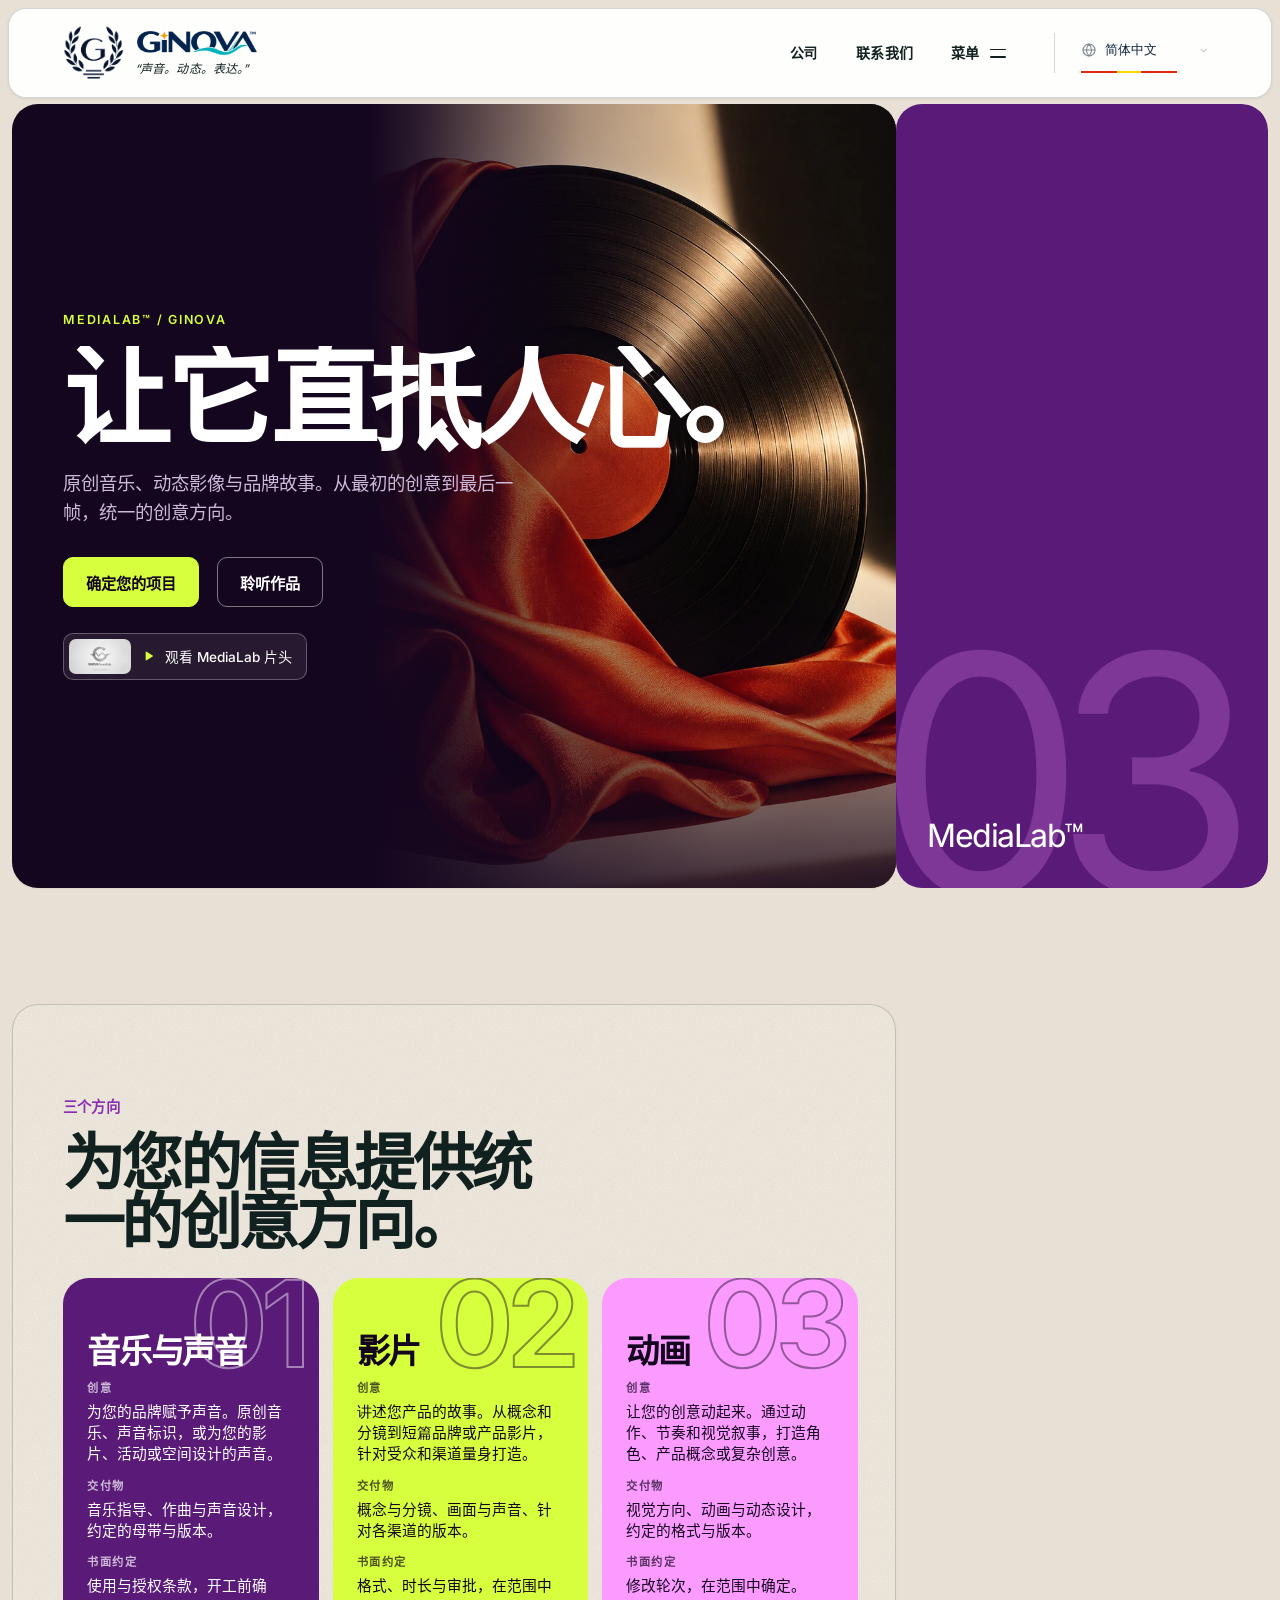
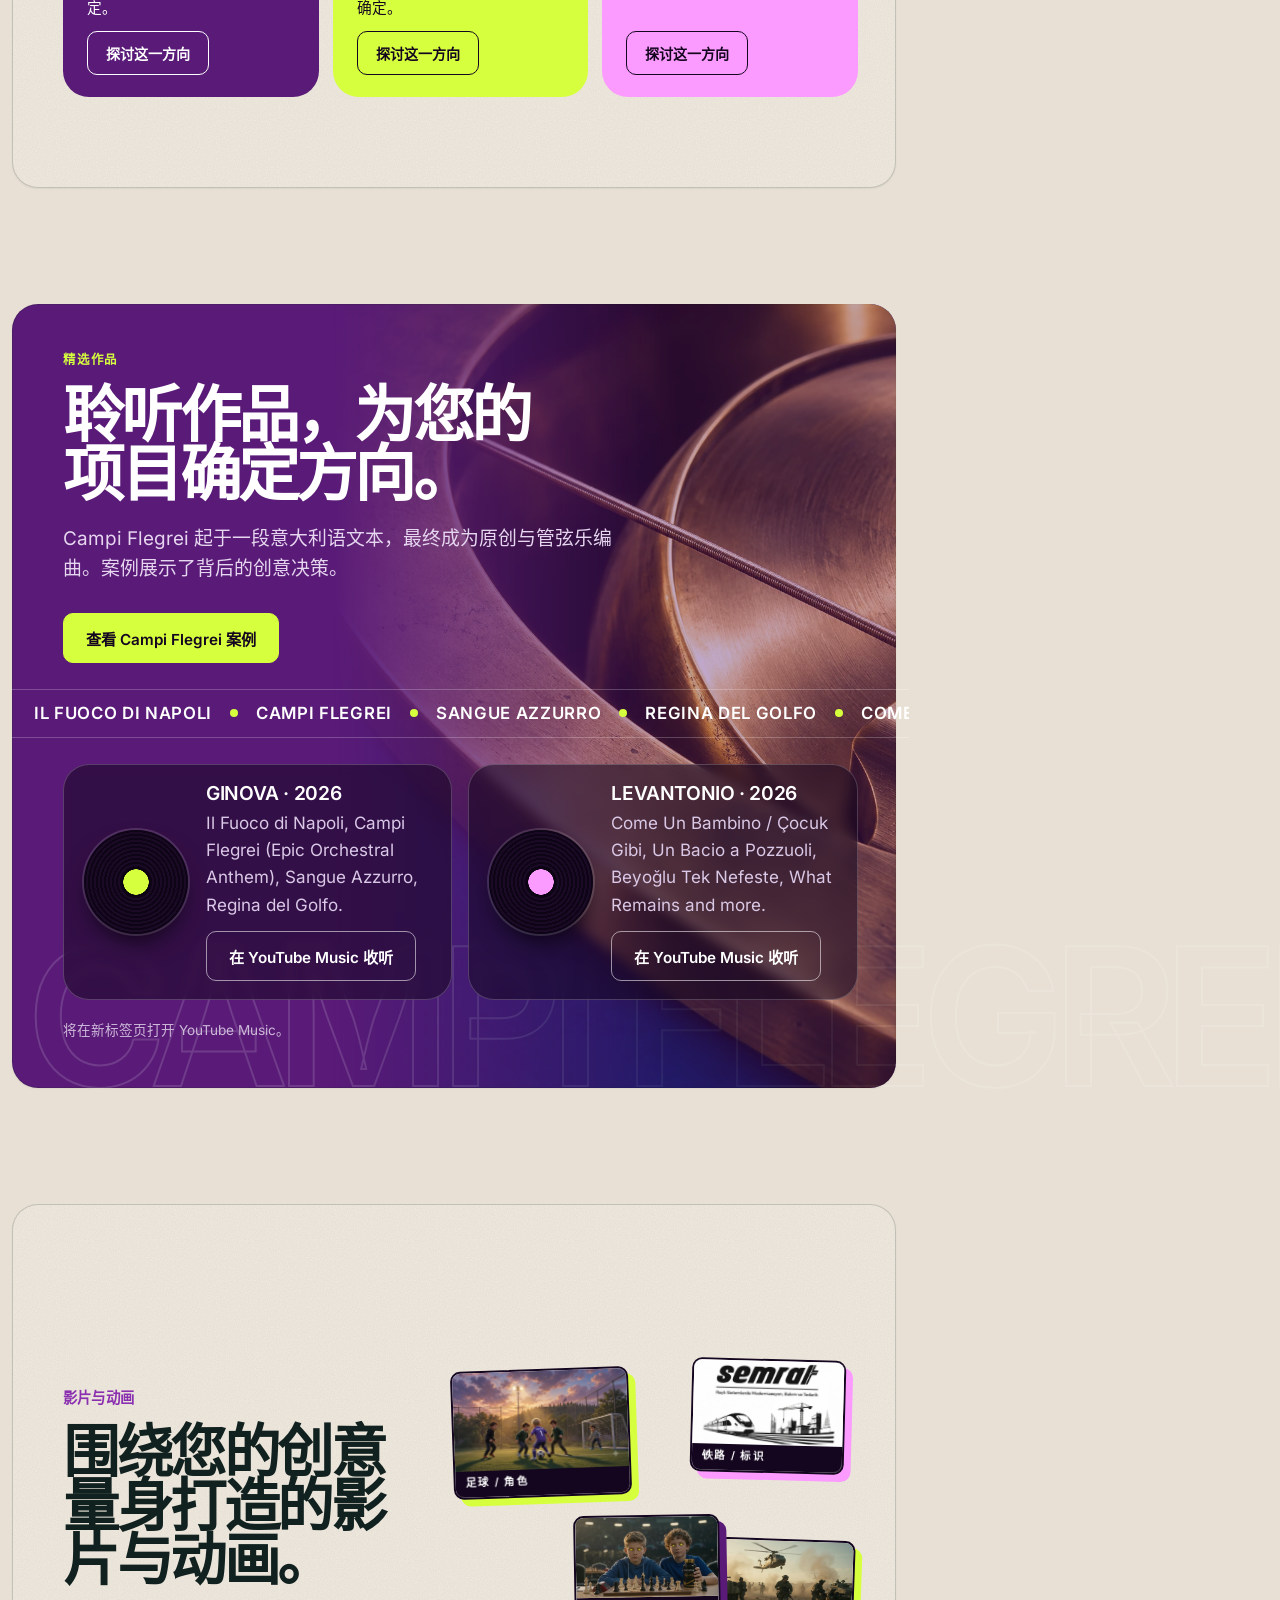
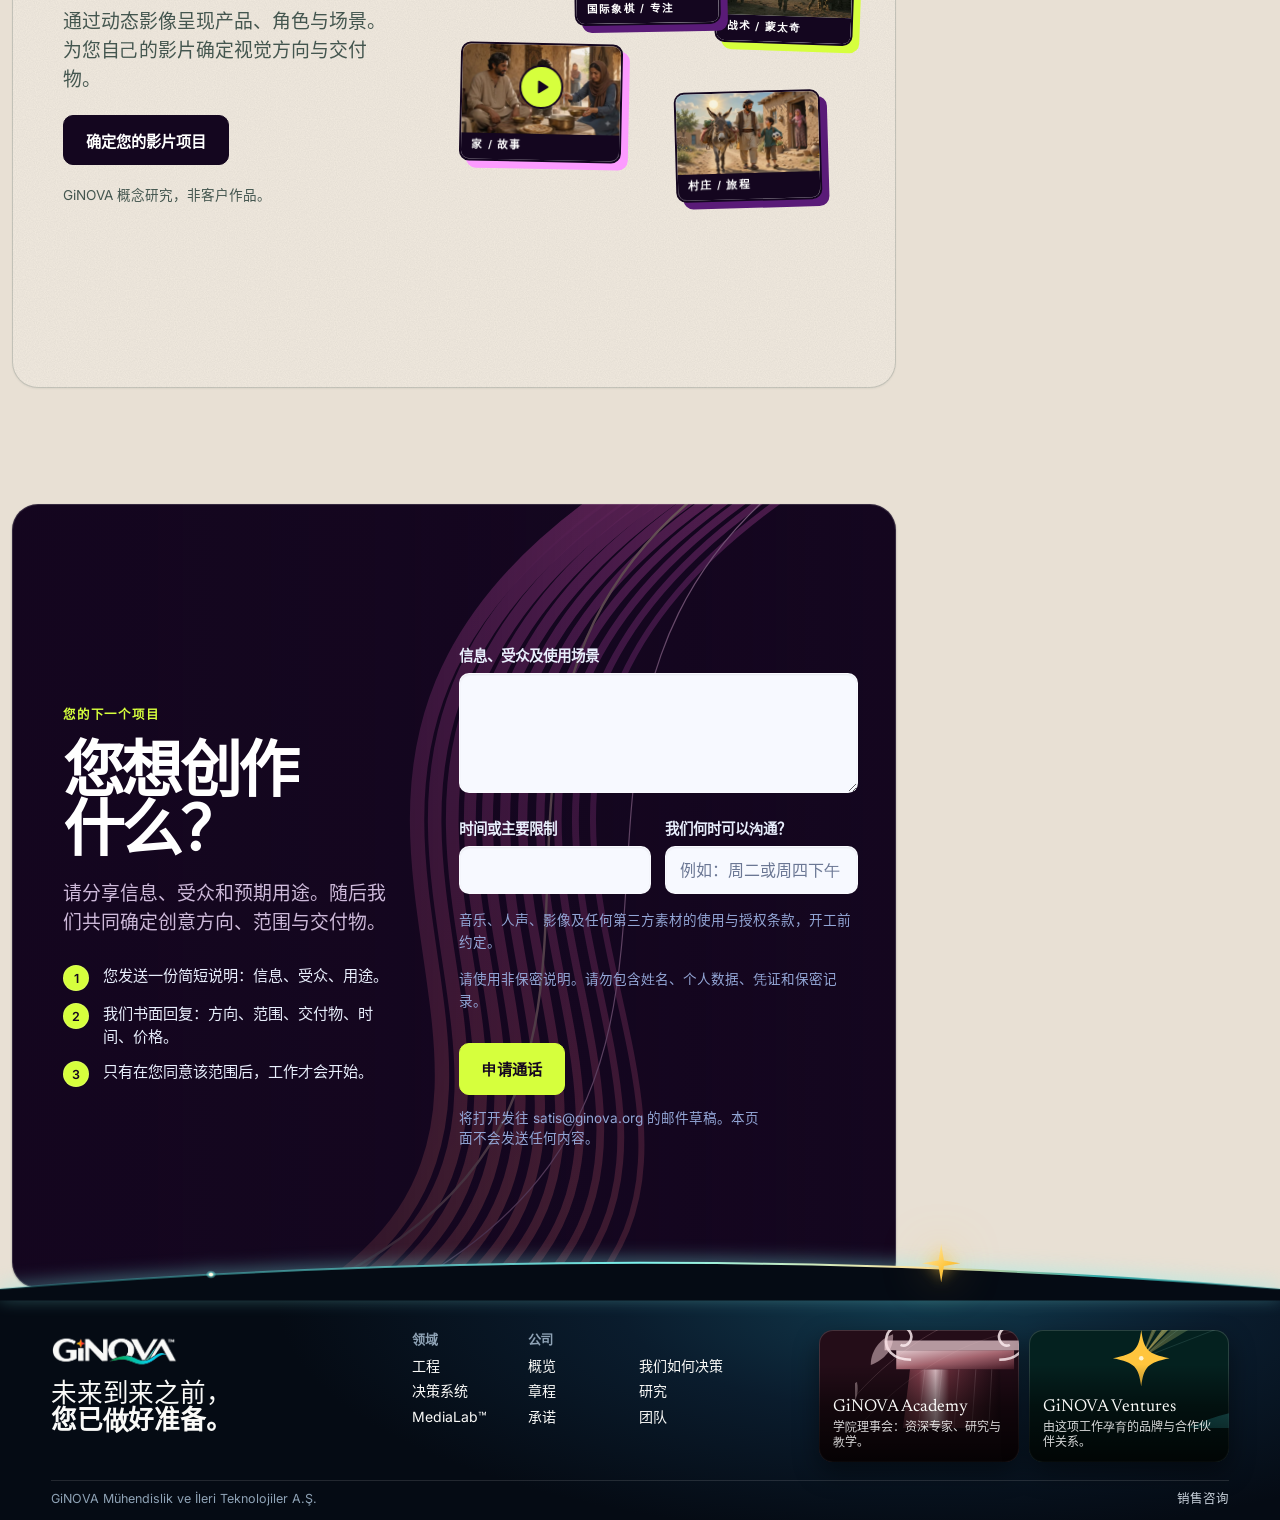
<file: zh/index.html>
<!doctype html>
<html lang="zh-Hans" dir="ltr" data-title-key="meta.title">
<head>
<meta charset="utf-8">
<meta name="viewport" content="width=device-width,initial-scale=1">
<title>GiNOVA MediaLab™ | 为品牌打造的原创音乐、影片与动画</title>
<script>/* Opening: decided before first paint so there is no flash. Not for reduced motion, a deep link or a scrolled page. */
(function(){try{var d=document.documentElement;if(!matchMedia('(prefers-reduced-motion: reduce)').matches&&!document.hidden&&(!location.hash||location.hash==='#intro')&&!(window.scrollY>20)&&!/[?&]still=1/.test(location.search))d.classList.add('intro-play')}catch(e){}})();</script>
<meta name="description" content="为品牌、产品团队和企业传播提供原创音乐、影片与动画。从最初的创意到最后一帧，统一的创意方向，交付内容以书面形式约定。">
<link rel="canonical" href="https://medialab.ginova.net/zh/">
<link rel="alternate" hreflang="en" href="https://medialab.ginova.net/">
<link rel="alternate" hreflang="it" href="https://medialab.ginova.net/it/">
<link rel="alternate" hreflang="de" href="https://medialab.ginova.net/de/">
<link rel="alternate" hreflang="es" href="https://medialab.ginova.net/es/">
<link rel="alternate" hreflang="tr" href="https://medialab.ginova.net/tr/">
<link rel="alternate" hreflang="az" href="https://medialab.ginova.net/az/">
<link rel="alternate" hreflang="ar" href="https://medialab.ginova.net/ar/">
<link rel="alternate" hreflang="zh-Hans" href="https://medialab.ginova.net/zh/">
<link rel="alternate" hreflang="x-default" href="https://medialab.ginova.net/">
<meta property="og:type" content="website">
<meta property="og:site_name" content="GiNOVA">
<meta property="og:locale" content="zh_CN">
<meta property="og:title" content="GiNOVA MediaLab™ | 为品牌打造的原创音乐、影片与动画">
<meta property="og:description" content="为品牌、产品团队和企业传播提供原创音乐、影片与动画。从最初的创意到最后一帧，统一的创意方向，交付内容以书面形式约定。">
<meta property="og:url" content="https://medialab.ginova.net/zh/">
<meta property="og:image" content="https://medialab.ginova.net/chrome/og.png">
<meta name="twitter:card" content="summary_large_image">
<script type="application/ld+json">{"@context": "https://schema.org", "@graph": [{"@type": "Organization", "@id": "https://ginova.org/#org", "name": "GiNOVA", "url": "https://ginova.org/", "logo": "https://medialab.ginova.net/chrome/crest.png", "email": "satis@ginova.org"}, {"@type": "WebSite", "@id": "https://medialab.ginova.net/#site", "url": "https://medialab.ginova.net/", "name": "GiNOVA MediaLab™", "inLanguage": ["en", "it", "de", "es", "tr", "az", "ar", "zh-Hans"], "publisher": {"@id": "https://ginova.org/#org"}}, {"@type": "WebPage", "url": "https://medialab.ginova.net/zh/", "name": "GiNOVA MediaLab™ | 为品牌打造的原创音乐、影片与动画", "description": "为品牌、产品团队和企业传播提供原创音乐、影片与动画。从最初的创意到最后一帧，统一的创意方向，交付内容以书面形式约定。", "inLanguage": "zh-Hans", "isPartOf": {"@id": "https://medialab.ginova.net/#site"}}, {"@type": "Service", "name": "GiNOVA MediaLab™", "description": "为品牌、产品团队和企业传播提供原创音乐、影片与动画。从最初的创意到最后一帧，统一的创意方向，交付内容以书面形式约定。", "url": "https://medialab.ginova.net/zh/", "provider": {"@id": "https://ginova.org/#org"}, "hasOfferCatalog": {"@type": "OfferCatalog", "name": "三个方向", "itemListElement": [{"@type": "Offer", "itemOffered": {"@type": "Service", "name": "音乐与声音", "description": "为您的品牌赋予声音。原创音乐、声音标识，或为您的影片、活动或空间设计的声音。"}}, {"@type": "Offer", "itemOffered": {"@type": "Service", "name": "影片", "description": "讲述您产品的故事。从概念和分镜到短篇品牌或产品影片，针对受众和渠道量身打造。"}}, {"@type": "Offer", "itemOffered": {"@type": "Service", "name": "动画", "description": "让您的创意动起来。通过动作、节奏和视觉叙事，打造角色、产品概念或复杂创意。"}}]}}]}</script>
<link rel="icon" type="image/svg+xml" href="../chrome/favicon.svg">
<link rel="stylesheet" href="../fonts/fonts.css">
<link rel="stylesheet" href="../chrome/chrome.css">
<link rel="stylesheet" href="../style.css">
<link rel="stylesheet" href="../site.css">
</head>
<body>
<a class="gn-skip" href="#main" data-c="skip">跳到内容</a>
<header class="gn-header" id="gnHeader" style="--gn-accent:#5a1b78">
  <div class="gn-nav" id="gnNav">
    <a class="gn-brand" href="https://ginova.org/" data-route="https://ginova.org/" data-ca="home" aria-label="GiNOVA 首页">
      <span class="gn-crest"><img src="../chrome/crest.png" width="62" height="56" alt=""><img class="lt" src="../chrome/crest-light.png" width="62" height="56" alt=""></span>
      <span class="gn-word"><span class="gn-wm"><img class="gn-wordmark" src="../chrome/primary.png" width="140" height="32" alt="GiNOVA"><img class="gn-wordmark lt" src="../chrome/primary-light.png" width="140" height="32" alt=""></span><span class="gn-motto" data-c="motto.medialab">“声音。动态。表达。”</span></span>
    </a>
    <span class="gn-gap" aria-hidden="true"><span class="gn-sec"><i class="n"></i><i class="rule"></i><b class="t"></b></span></span>
    <div class="gn-links" id="gnLinks">
      <a class="gn-co" id="gnCompany" href="https://ginova.org/company/" data-route="https://ginova.org/company/" data-c="company">公司</a>
      <a class="gn-contact" id="gnContact" href="#start" data-ca="nav.contact" aria-label="联系我们"><span class="gn-contact-label" data-c="nav.contact">联系我们</span></a>
      <button class="gn-menu" id="gnMenuBtn" type="button" aria-expanded="false" aria-controls="gnOverlay"><span class="lbl" data-c="menu">菜单</span><span class="bars" aria-hidden="true"><i></i><i></i></span></button>
      <div class="language-switcher" data-language-theme="portal"><select id="language-select" class="language-native" aria-label="Language"><option data-group="1" value="en" lang="en" dir="ltr">English</option><option data-group="1" value="it" lang="it" dir="ltr">Italiano</option><option data-group="1" value="de" lang="de" dir="ltr">Deutsch</option><option data-group="1" value="es" lang="es" dir="ltr">Español</option><option data-group="2" value="tr" lang="tr" dir="ltr">Türkçe</option><option data-group="2" value="az" lang="az" dir="ltr">Azerbaycani</option><option data-group="3" value="ar" lang="ar" dir="rtl">العربية</option><option data-group="3" value="zh" lang="zh-Hans" dir="ltr" selected>简体中文</option></select></div>
    </div>
  </div>
  <span class="gn-prog" aria-hidden="true"><i></i></span>
</header>
<div class="gn-ov" id="gnOverlay" role="dialog" aria-modal="true" data-ca="menu" aria-label="菜单" data-site="medialab" data-cur="medialab">
  <div class="gn-ovbg" aria-hidden="true"><i class="l" data-s="engineering" style="background-color:#07131b;background-image:url(../chrome/pop-engineering.svg);background-position:center 64%"></i><i class="l" data-s="decision" style="background-color:#050934;background-image:url(../chrome/pop-decision.svg);background-position:center 34%"></i><i class="l" data-s="medialab" style="background-color:#1a0b2e;background-image:url(../chrome/pop-medialab.svg);background-position:center 42%"></i><i class="l" data-s="academy" style="background-color:#240d18;background-image:url(../chrome/pop-academy.svg);background-position:right 20%"></i><i class="l" data-s="ventures" style="background-color:#04211f;background-image:url(../chrome/pop-ventures.svg);background-position:right 14%"></i><i class="wash"></i></div>
  <div class="gn-ovin">
    <nav class="gn-ovsites" data-ca="sites" aria-label="GiNOVA.NET 网站">
      <p class="gn-ph" data-c="sites.h">GiNOVA.NET</p>
      <ol>
        <li><a class="gn-row" href="https://engineering.ginova.net/" data-route="https://engineering.ginova.net/" data-s="engineering"><span class="ix">01</span><span class="nm" data-c="nav.engineering">工程</span><svg class="go" viewBox="0 0 24 24" width="22" height="22" fill="none" stroke="currentColor" stroke-width="1.6" stroke-linecap="round" stroke-linejoin="round" aria-hidden="true"><path d="M7 17 17 7M8 7h9v9"/></svg><span class="d" data-c="d.engineering">生产系统、可行性研究，以及包括食品在内的产品与工艺开发。</span></a></li>
        <li><a class="gn-row" href="https://consultancy.ginova.net/" data-route="https://consultancy.ginova.net/" data-s="decision"><span class="ix">02</span><span class="nm" data-c="nav.decision">决策系统</span><svg class="go" viewBox="0 0 24 24" width="22" height="22" fill="none" stroke="currentColor" stroke-width="1.6" stroke-linecap="round" stroke-linejoin="round" aria-hidden="true"><path d="M7 17 17 7M8 7h9v9"/></svg><span class="d" data-c="d.decision">咨询、数据与人工智能：一个决策问题，固定费用，一份投资决策档案。</span></a></li>
        <li class="is-cur"><div class="gn-row" aria-current="page"><span class="ix">03</span><span class="nm" dir="ltr" data-c="nav.medialab">MediaLab™</span><em class="here" data-c="here">您在这里</em><span class="d" data-c="d.medialab">网站、影像、声音与品牌传播，按需定制。</span></div></li>
        <li><a class="gn-row" href="https://academy.ginova.net/" data-route="https://academy.ginova.net/" data-s="academy"><span class="ix">04</span><span class="nm" data-c="nav.academy">学院</span><svg class="go" viewBox="0 0 24 24" width="22" height="22" fill="none" stroke="currentColor" stroke-width="1.6" stroke-linecap="round" stroke-linejoin="round" aria-hidden="true"><path d="M7 17 17 7M8 7h9v9"/></svg><span class="d" data-c="d.academy">学院理事会：资深专家、研究与教学。</span></a></li>
        <li><a class="gn-row" href="https://ventures.ginova.net/" data-route="https://ventures.ginova.net/" data-s="ventures"><span class="ix">05</span><span class="nm" data-c="nav.ventures">创投</span><svg class="go" viewBox="0 0 24 24" width="22" height="22" fill="none" stroke="currentColor" stroke-width="1.6" stroke-linecap="round" stroke-linejoin="round" aria-hidden="true"><path d="M7 17 17 7M8 7h9v9"/></svg><span class="d" data-c="d.ventures">由这项工作孕育的品牌与合作伙伴关系。</span></a></li>
      </ol>
    </nav>
    <nav class="gn-ovpage" data-ca="pagenav" aria-label="pagenav">
      <p class="gn-ph" data-c="menu.page">本页内容</p>
      <ol>
        <li><a class="gn-pl" href="#intro" data-c="rail.promise">理念</a></li>
        <li><a class="gn-pl" href="#work" data-c="rail.work">方向</a></li>
        <li><a class="gn-pl" href="#listen" data-c="rail.listen">聆听</a></li>
        <li><a class="gn-pl" href="#studies" data-c="rail.studies">研究</a></li>
        <li><a class="gn-pl" href="#start" data-c="rail.start">开始</a></li>
      </ol>
      <a class="gn-all" href="https://ginova.org/#gn-company-overview" data-route="https://ginova.org/#gn-company-overview" data-c="nav.about">关于我们</a>
    </nav>
    <div class="gn-ovfoot" id="gnOvFoot"></div>
  </div>
</div>


<div class="field" aria-hidden="true"><span>03</span><b data-c="nav.medialab" dir="ltr">MediaLab™</b></div>

<main id="main">

<!-- 1. Promise -->
<section id="intro" class="screen s-intro" data-nav="rail.promise" aria-labelledby="h-intro">
  <div class="curtains" aria-hidden="true">
    <div class="cur p1 c-eng"><span>01</span><b data-c="nav.engineering">工程</b></div>
    <div class="cur p2 c-dec"><span>02</span><b data-c="nav.decision">决策系统</b></div>
    <div class="cur p3 home"><span>03</span><b data-c="nav.medialab" dir="ltr">MediaLab™</b></div>
  </div>
  <div class="hero-art" aria-hidden="true"><img src="../img/soundlab/study-1.webp" alt="" width="1254" height="1254" fetchpriority="high" decoding="async"></div>
  <div class="wrap intro-grid">
    <div class="intro-copy">
      <p class="kicker" data-t="intro.kicker">MediaLab™ / GiNOVA</p>
      <h1 id="h-intro" data-t="intro.h1">让它直抵人心。</h1>
      <p class="lede" data-t="intro.lede">原创音乐、动态影像与品牌故事。从最初的创意到最后一帧，统一的创意方向。</p>
      <p class="actions">
        <a class="btn btn-solid" href="#start" data-t="intro.cta1">确定您的项目</a>
        <a class="btn btn-line" href="#listen" data-t="intro.cta2">聆听作品</a>
      </p>
      <button class="filmchip" id="filmOpen" type="button" aria-haspopup="dialog">
        <span class="thumb" aria-hidden="true"></span>
        <svg class="pl" viewBox="0 0 24 24" width="14" height="14" fill="currentColor" aria-hidden="true"><path d="M8 5.5v13a1 1 0 0 0 1.5.86l10.5-6.5a1 1 0 0 0 0-1.72L9.5 4.64A1 1 0 0 0 8 5.5Z"/></svg>
        <span class="ft" data-t="film.open">观看 MediaLab 片头</span>
      </button>
    </div>
    <figure class="sheet" data-taria="sheet.label" aria-label="创意简报">
      <div class="sheet-head"><span data-t="sheet.head">创意简报</span></div>
      <dl>
        <div><dt data-t="sheet.who">适合谁</dt><dd data-t="sheet.who.v">品牌、产品团队和企业传播部门。</dd></div>
        <div><dt data-t="sheet.dec">我们首先确认</dt><dd data-t="sheet.dec.v">传达的信息、面向的受众以及使用场景。</dd></div>
        <div><dt data-t="sheet.out">需约定的交付物</dt><dd><ul><li><span data-t="sheet.out.0">音乐、声音设计及约定的母带</span></li><li><span data-t="sheet.out.1">约定格式的影片与动画</span></li><li><span data-t="sheet.out.2">针对各渠道的版本</span></li><li><span data-t="sheet.out.3">视觉方向与分镜</span></li></ul></dd></div>
      </dl>
    </figure>
  </div>
</section>

<!-- 2. Three directions -->
<section id="work" class="screen s-work" data-nav="rail.work" aria-labelledby="h-work">
  <div class="wrap">
    <p class="kicker" data-t="work.kicker">三个方向</p>
    <h2 id="h-work" data-t="work.h2">为您的信息提供统一的创意方向。</h2>
    <div class="offers">
      <article>
        <h3 data-t="work.1.t">音乐与声音</h3>
        <dl>
          <div><dt data-t="work.dt1">创意</dt><dd data-t="work.1.d">为您的品牌赋予声音。原创音乐、声音标识，或为您的影片、活动或空间设计的声音。</dd></div>
          <div><dt data-t="work.dt2">交付物</dt><dd data-t="work.1.o">音乐指导、作曲与声音设计，约定的母带与版本。</dd></div>
          <div><dt data-t="work.dt3">书面约定</dt><dd data-t="work.1.r">使用与授权条款，开工前确定。</dd></div>
        </dl>
        <a class="btn btn-line offer-cta" href="#start" data-t="work.cta">探讨这一方向</a>
      </article>
      <article>
        <h3 data-t="work.2.t">影片</h3>
        <dl>
          <div><dt data-t="work.dt1">创意</dt><dd data-t="work.2.d">讲述您产品的故事。从概念和分镜到短篇品牌或产品影片，针对受众和渠道量身打造。</dd></div>
          <div><dt data-t="work.dt2">交付物</dt><dd data-t="work.2.o">概念与分镜、画面与声音、针对各渠道的版本。</dd></div>
          <div><dt data-t="work.dt3">书面约定</dt><dd data-t="work.2.r">格式、时长与审批，在范围中确定。</dd></div>
        </dl>
        <a class="btn btn-line offer-cta" href="#start" data-t="work.cta">探讨这一方向</a>
      </article>
      <article>
        <h3 data-t="work.3.t">动画</h3>
        <dl>
          <div><dt data-t="work.dt1">创意</dt><dd data-t="work.3.d">让您的创意动起来。通过动作、节奏和视觉叙事，打造角色、产品概念或复杂创意。</dd></div>
          <div><dt data-t="work.dt2">交付物</dt><dd data-t="work.3.o">视觉方向、动画与动态设计，约定的格式与版本。</dd></div>
          <div><dt data-t="work.dt3">书面约定</dt><dd data-t="work.3.r">修改轮次，在范围中确定。</dd></div>
        </dl>
        <a class="btn btn-line offer-cta" href="#start" data-t="work.cta">探讨这一方向</a>
      </article>
    </div>
  </div>
</section>

<!-- 3. Listen: selected work -->
<section id="listen" class="screen s-listen" data-nav="rail.listen" aria-labelledby="h-listen">
  <span class="poster-word" aria-hidden="true">Campi Flegrei</span>
  <div class="listen-art" aria-hidden="true"><img src="../img/soundlab/study-2.webp" alt="" width="1254" height="1254" loading="lazy" decoding="async"></div>
  <div class="wrap">
    <p class="kicker" data-t="listen.kicker">精选作品</p>
    <h2 id="h-listen" data-t="listen.h2">聆听作品，为您的项目确定方向。</h2>
    <p class="lede" data-t="listen.lede">Campi Flegrei 起于一段意大利语文本，最终成为原创与管弦乐编曲。案例展示了背后的创意决策。</p>
    <p class="actions"><a class="btn btn-solid" href="https://medialab.ginova.net/work/campi-flegrei/" data-t="listen.case">查看 Campi Flegrei 案例</a></p>
    <div class="ticker" aria-hidden="true"><div class="tk"><span>Il Fuoco di Napoli</span><span>Campi Flegrei</span><span>Sangue Azzurro</span><span>Regina del Golfo</span><span>Come Un Bambino</span><span>Un Bacio a Pozzuoli</span><span>Beyoğlu Tek Nefeste</span><span>What Remains</span></div></div>
    <div class="albums">
      <article>
        <span class="disc d1" aria-hidden="true"></span>
        <h3 data-t="album.1.t">Ginova · 2026</h3>
        <p data-t="album.1.d">Il Fuoco di Napoli, Campi Flegrei (Epic Orchestral Anthem), Sangue Azzurro, Regina del Golfo.</p>
        <a class="btn btn-line" href="https://music.youtube.com/playlist?list=OLAK5uy_mT7oOmOXNSpKWwzxPKgs_seKzJVBgW4OI" target="_blank" rel="noopener noreferrer" data-t="album.cta">在 YouTube Music 收听</a>
      </article>
      <article>
        <span class="disc d2" aria-hidden="true"></span>
        <h3 data-t="album.2.t">Levantonio · 2026</h3>
        <p data-t="album.2.d">Come Un Bambino / Çocuk Gibi, Un Bacio a Pozzuoli, Beyoğlu Tek Nefeste, What Remains and more.</p>
        <a class="btn btn-line" href="https://music.youtube.com/playlist?list=OLAK5uy_lpn3D_Ck-BZMiYm1XtT3mPH9ufiV-m9ZA" target="_blank" rel="noopener noreferrer" data-t="album.cta">在 YouTube Music 收听</a>
      </article>
    </div>
    <p class="hint" data-t="album.fine">将在新标签页打开 YouTube Music。</p>
  </div>
</section>

<!-- 4. Studies: six stills lie scattered on white -->
<section id="studies" class="screen s-studies" data-nav="rail.studies" aria-labelledby="h-studies">
  <div class="wrap studies-grid">
    <div class="st-copy">
      <p class="kicker" data-t="studies.kicker">影片与动画</p>
      <h2 id="h-studies" data-t="studies.h2">围绕您的创意量身打造的影片与动画。</h2>
      <p class="lede" data-t="studies.lede">通过动态影像呈现产品、角色与场景。为您自己的影片确定视觉方向与交付物。</p>
      <p class="actions"><a class="btn btn-solid" href="#start" data-t="studies.cta">确定您的影片项目</a></p>
      <p class="hint" data-t="studies.note">GiNOVA 概念研究，非客户作品。</p>
    </div>
    <div class="scatter">
      <figure class="sc sc1"><img src="../img/studies/football-character.jpg" alt="" width="800" height="450" loading="lazy" decoding="async"><figcaption data-t="st.0">足球 / 角色</figcaption></figure>
      <figure class="sc sc2"><img src="../img/studies/rail-identity.jpg" alt="" width="800" height="450" loading="lazy" decoding="async"><figcaption data-t="st.1">铁路 / 标识</figcaption></figure>
      <figure class="sc sc3"><img src="../img/studies/chess-focus.jpg" alt="" width="800" height="450" loading="lazy" decoding="async"><figcaption data-t="st.2">国际象棋 / 专注</figcaption></figure>
      <figure class="sc sc4"><img src="../img/studies/tactical-montage.jpg" alt="" width="800" height="450" loading="lazy" decoding="async"><figcaption data-t="st.3">战术 / 蒙太奇</figcaption></figure>
      <figure class="sc sc5"><img src="../img/studies/home-story.jpg" alt="" width="800" height="450" loading="lazy" decoding="async">
        <button class="still-play" type="button" data-video="media/home-story.mp4" data-poster="../img/studies/home-story.jpg" data-taria="st.play" aria-label="播放影片：家 / 故事"><svg viewBox="0 0 24 24" width="20" height="20" fill="currentColor" aria-hidden="true"><path d="M8 5.5v13a1 1 0 0 0 1.5.86l10.5-6.5a1 1 0 0 0 0-1.72L9.5 4.64A1 1 0 0 0 8 5.5Z"/></svg></button>
        <figcaption data-t="st.4">家 / 故事</figcaption></figure>
      <figure class="sc sc6"><img src="../img/studies/village-journey.jpg" alt="" width="800" height="450" loading="lazy" decoding="async"><figcaption data-t="st.5">村庄 / 旅程</figcaption></figure>
    </div>
  </div>
</section>

<!-- 6. Start -->
<section id="start" class="screen s-start" data-nav="rail.start" aria-labelledby="h-start">
  <div class="wrap start-grid">
    <div>
      <p class="kicker" data-t="start.kicker">您的下一个项目</p>
      <h2 id="h-start" data-t="start.h2">您想创作什么？</h2>
      <p class="lede" data-t="start.lede">请分享信息、受众和预期用途。随后我们共同确定创意方向、范围与交付物。</p>
      <ol class="next" data-taria="next.label" aria-label="接下来会发生什么">
        <li><b aria-hidden="true">1</b><span data-t="next.1">您发送一份简短说明：信息、受众、用途。</span></li>
        <li><b aria-hidden="true">2</b><span data-t="next.2">我们书面回复：方向、范围、交付物、时间、价格。</span></li>
        <li><b aria-hidden="true">3</b><span data-t="next.3">只有在您同意该范围后，工作才会开始。</span></li>
      </ol>
    </div>
    <form id="startForm" class="form" data-subject="mail.subject.m" novalidate>
      <label for="f1" data-t="start.l1">信息、受众及使用场景</label>
      <textarea id="f1" rows="4" maxlength="900"></textarea>
      <div class="two">
        <div><label for="f3" data-t="start.l3">时间或主要限制</label><input id="f3" type="text" maxlength="200"></div>
        <div><label for="f4" data-t="start.l4">我们何时可以沟通？</label><input id="f4" type="text" maxlength="200" data-tph="start.p4" placeholder="例如：周二或周四下午"></div>
      </div>
      <p class="privacy" data-t="limits.2.d">音乐、人声、影像及任何第三方素材的使用与授权条款，开工前约定。</p>
      <p class="privacy" data-t="start.privacy">请使用非保密说明。请勿包含姓名、个人数据、凭证和保密记录。</p>
      <p class="actions">
        <button class="btn btn-solid" id="startBtn" type="submit" data-t="start.btn">申请通话</button>
        <span class="fine" data-t="start.fine">将打开发往 satis@ginova.org 的邮件草稿。本页面不会发送任何内容。</span>
      </p>
    </form>
  </div>
</section>

</main>

<footer id="gn-contact" class="gn-world"><svg class="gw-limb" aria-hidden="true" viewBox="0 0 1440 60" preserveAspectRatio="none"><defs><linearGradient id="gwl" x1="0" x2="1"><stop stop-color="#2FA7A7" stop-opacity=".25"/><stop offset=".5" stop-color="#7FF3EE"/><stop offset=".72" stop-color="#FFE4A0"/><stop offset=".86" stop-color="#2FA7A7"/><stop offset="1" stop-color="#2FA7A7" stop-opacity=".25"/></linearGradient></defs><path d="M0 60V44Q720 -28 1440 44V60Z" fill="#050B14"/><path d="M0 44Q720 -28 1440 44" fill="none" stroke="url(#gwl)" stroke-width="2" vector-effect="non-scaling-stroke"/><defs><radialGradient id="gwb"><stop offset="0" stop-color="#fff"/><stop offset=".3" stop-color="#fff6d6"/><stop offset=".55" stop-color="#7FF3EE" stop-opacity=".55"/><stop offset="1" stop-color="#7FF3EE" stop-opacity="0"/></radialGradient></defs><ellipse class="gw-boom" cx="720" cy="8" rx="0" ry="0" fill="none" stroke="#BFFBF7" stroke-width="2" vector-effect="non-scaling-stroke" opacity="0"><animate attributeName="rx" dur="16s" repeatCount="indefinite" values="0;0;0;640;640" keyTimes="0;.745;.75;.84;1"/><animate attributeName="ry" dur="16s" repeatCount="indefinite" values="0;0;0;22;22" keyTimes="0;.745;.75;.84;1"/><animate attributeName="opacity" dur="16s" repeatCount="indefinite" values="0;0;.95;0;0" keyTimes="0;.745;.755;.84;1"/></ellipse><circle class="gw-orb" r="15" cx="0" cy="0" fill="url(#gwb)"><animateMotion dur="16s" repeatCount="indefinite" calcMode="spline" path="M0 44Q720 -28 1440 44" keyPoints="0;.5;1;.5;0" keyTimes="0;.25;.5;.75;1" keySplines=".1 .6 .4 1;.6 0 .9 .4;.6 0 .9 .4;.1 .6 .4 1"/><animate attributeName="r" dur="16s" repeatCount="indefinite" calcMode="spline" values="1.5;15;1.5;15;1.5" keyTimes="0;.25;.5;.75;1" keySplines=".1 .6 .4 1;.6 0 .9 .4;.6 0 .9 .4;.1 .6 .4 1"/></circle></svg><i class="gw-star" aria-hidden="true"><b></b></i><div class="gw-in"><div class="gw-brand"><img src="../chrome/wordmark-reversed.png" width="150" alt="GiNOVA"><p data-c="motto">未来到来之前，您已做好准备。</p></div><nav aria-label="领域" data-ca="fields"><h2 data-c="fields">领域</h2><a href="https://engineering.ginova.net/" data-route="https://engineering.ginova.net/" data-c="nav.engineering">工程</a><a href="https://consultancy.ginova.net/" data-route="https://consultancy.ginova.net/" data-c="nav.decision">决策系统</a><a href="https://medialab.ginova.net/" data-route="https://medialab.ginova.net/" dir="ltr">MediaLab™</a></nav><nav class="gw-co" aria-label="公司" data-ca="company"><h2 data-c="company">公司</h2><a data-route="https://ginova.org/company/" href="https://ginova.org/company/" data-c="overview">概览</a><a data-route="https://ginova.org/company/constitution/" href="https://ginova.org/company/constitution/" data-c="constitution">章程</a><a data-route="https://ginova.org/company/commitments/" href="https://ginova.org/company/commitments/" data-c="commitments">承诺</a><a data-route="https://ginova.org/company/how-we-decide/" href="https://ginova.org/company/how-we-decide/" data-c="decide">我们如何决策</a><a data-route="https://ginova.org/company/research/" href="https://ginova.org/company/research/" data-c="research">研究</a><a data-route="https://ginova.org/company/people/" href="https://ginova.org/company/people/" data-c="people">团队</a></nav><div class="gw-tiles"><a class="gw-tile gw-aca" data-route="https://ginova.org/company/academy/" href="https://ginova.org/company/academy/"><svg class="gw-art" aria-hidden="true" viewBox="-235 104 660 184" preserveAspectRatio="xMaxYMid slice" xmlns="http://www.w3.org/2000/svg"><defs><linearGradient id="fm" x1="0" x2="1"><stop stop-color="#1c0912"/><stop offset=".38" stop-color="#8c4452"/><stop offset=".5" stop-color="#f3d3d9"/><stop offset=".6" stop-color="#6b2f3c"/><stop offset="1" stop-color="#170710"/></linearGradient><linearGradient id="fr" x1="0" y1="0" x2="1" y2="1"><stop stop-color="#ffe6ea"/><stop offset=".5" stop-color="#b9737d"/><stop offset="1" stop-color="#4a1c28"/></linearGradient></defs><g transform="translate(44 -36)"><path d="M96 880L176 214H346L352 880Z" fill="url(#fm)" opacity=".9"/><path d="M372 880L402 300H520L560 880Z" fill="url(#fm)" opacity=".42"/><path d="M128 880L204 214M170 880L236 214M212 880L268 214M254 880L300 214M296 880L330 214" stroke="#ffe3e8" stroke-opacity=".3" fill="none"/><path d="M150 214H372V178H150Z" fill="url(#fr)" opacity=".86"/><path d="M128 178H396V160H128Z" fill="#f3d3d9" opacity=".7"/><path d="M178 196c-34 0-52-20-46-44 5-20 34-25 44-8 8 14-6 30-18 24" fill="none" stroke="#fff0f2" stroke-width="5" stroke-opacity=".82"/><path d="M344 196c34 0 52-20 46-44-5-20-34-25-44-8-8 14 6 30 18 24" fill="none" stroke="#fff0f2" stroke-width="5" stroke-opacity=".82"/></g><path d="M-40 500C110 90 440 -30 680 90" fill="none" stroke="#f2c3cc" stroke-opacity=".34"/><path d="M-40 560C130 130 470 20 680 150" fill="none" stroke="#f2c3cc" stroke-opacity=".18"/><g fill="#f3d3d9" fill-opacity=".5"><path d="M86 268c-4-30 12-54 34-66 6 28-8 52-34 66z"/><path d="M146 170c0-28 18-50 42-58 2 28-16 48-42 58z"/><path d="M226 104c6-26 28-42 52-44-4 26-26 42-52 44z"/><path d="M320 66c12-22 36-32 60-28-10 24-34 34-60 28z"/><path d="M428 54c16-18 42-22 62-12-14 20-40 26-62 12z"/></g><circle cx="305" cy="92" r="5" fill="#fff4f6"/></svg><span><strong lang="en" dir="ltr">GiNOVA Academy</strong><small data-c="academy">学院理事会：资深专家、研究与教学。</small></span></a><a class="gw-tile gw-ven" data-route="https://ginova.org/company/ventures/" href="https://ginova.org/company/ventures/"><svg class="gw-art" aria-hidden="true" viewBox="-280 504 770 214" preserveAspectRatio="xMaxYMid slice" xmlns="http://www.w3.org/2000/svg"><defs><linearGradient id="ft" x1="0" x2="1"><stop stop-color="#02403f"/><stop offset=".5" stop-color="#00b4be"/><stop offset="1" stop-color="#7ff3ee"/></linearGradient><linearGradient id="fy" x1="0" y1="1" x2="1" y2="0"><stop stop-color="#ffc04d"/><stop offset=".45" stop-color="#00b4be" stop-opacity=".6"/><stop offset="1" stop-color="#02403f" stop-opacity="0"/></linearGradient></defs><g transform="translate(122 -44)"><path d="M176 610L640 -30V120Z" fill="url(#fy)" opacity=".62"/><path d="M176 610L640 170V330Z" fill="url(#fy)" opacity=".34"/><path d="M176 610L420 -40H520Z" fill="url(#fy)" opacity=".42"/><path d="M176 610L640 40M176 610L640 250M176 610L470 -40M176 610L640 430" stroke="#b9fff7" stroke-opacity=".26" fill="none"/></g><path d="M-40 742C96 676 214 792 334 744S540 650 640 700V880H-40Z" fill="url(#ft)" opacity=".5"/><path d="M-40 780C110 712 230 830 350 780S550 690 640 736" fill="none" stroke="#7ff3ee" stroke-width="10" stroke-opacity=".78"/><path d="M-40 812C110 748 230 860 350 812S550 724 640 770" fill="none" stroke="#7ff3ee" stroke-opacity=".3"/><g transform="translate(122 -44)"><path d="M176 548C182 592 190 600 238 610C190 620 182 628 176 672C170 628 162 620 114 610C162 600 170 592 176 548Z" fill="#ffc53d"/><circle cx="176" cy="610" r="5" fill="#fff4cf"/></g></svg><span><strong lang="en" dir="ltr">GiNOVA Ventures</strong><small data-c="ventures">由这项工作孕育的品牌与合作伙伴关系。</small></span></a></div></div><div class="gw-base"><span data-c="legal">GiNOVA Mühendislik ve İleri Teknolojiler A.Ş.</span><a href="mailto:satis@ginova.org" dir="ltr" data-c="sales">销售咨询</a><button type="button" class="gw-snd" aria-pressed="false" data-ca="music" aria-label="音乐"><svg viewBox="0 0 24 24" width="16" height="16" fill="none" stroke="currentColor" stroke-width="1.6" stroke-linecap="round" stroke-linejoin="round" aria-hidden="true"><path d="M4 9v6h4l5 4V5L8 9H4Z"/><path class="gw-snd-on" d="M16 9a4 4 0 0 1 0 6M18.5 6.5a8 8 0 0 1 0 11"/><path class="gw-snd-off" d="m16 9 5 6m0-6-5 6"/></svg></button></div></footer>

<dialog class="filmdlg" id="filmDlg" data-taria="film.aria" aria-label="GiNOVA MediaLab: film">
  <div class="dlg-in">
    <video id="filmVideo" controls playsinline preload="none" poster="../media/ident.jpg" width="960" height="540"><source src="../media/ident.mp4" type="video/mp4"></video>
    <button class="dlg-x" id="filmClose" type="button" data-taria="film.close" aria-label="关闭影片"><svg viewBox="0 0 24 24" width="18" height="18" fill="none" stroke="currentColor" stroke-width="1.8" stroke-linecap="round" aria-hidden="true"><path d="M6 6l12 12M18 6 6 18"/></svg></button>
  </div>
</dialog>

<script>window.GN_AUDIO_BASE='../chrome/audio/';window.GN_BOOKING_URL='';</script>
<script>window.GN_LANG="zh";</script>
<script src="../i18n-page.js"></script>
<script src="../common-i18n.js"></script>
<script src="../chrome/chrome.js"></script>
<script src="../page.js"></script>
<script src="../site.js"></script>
</body>
</html>
</file>
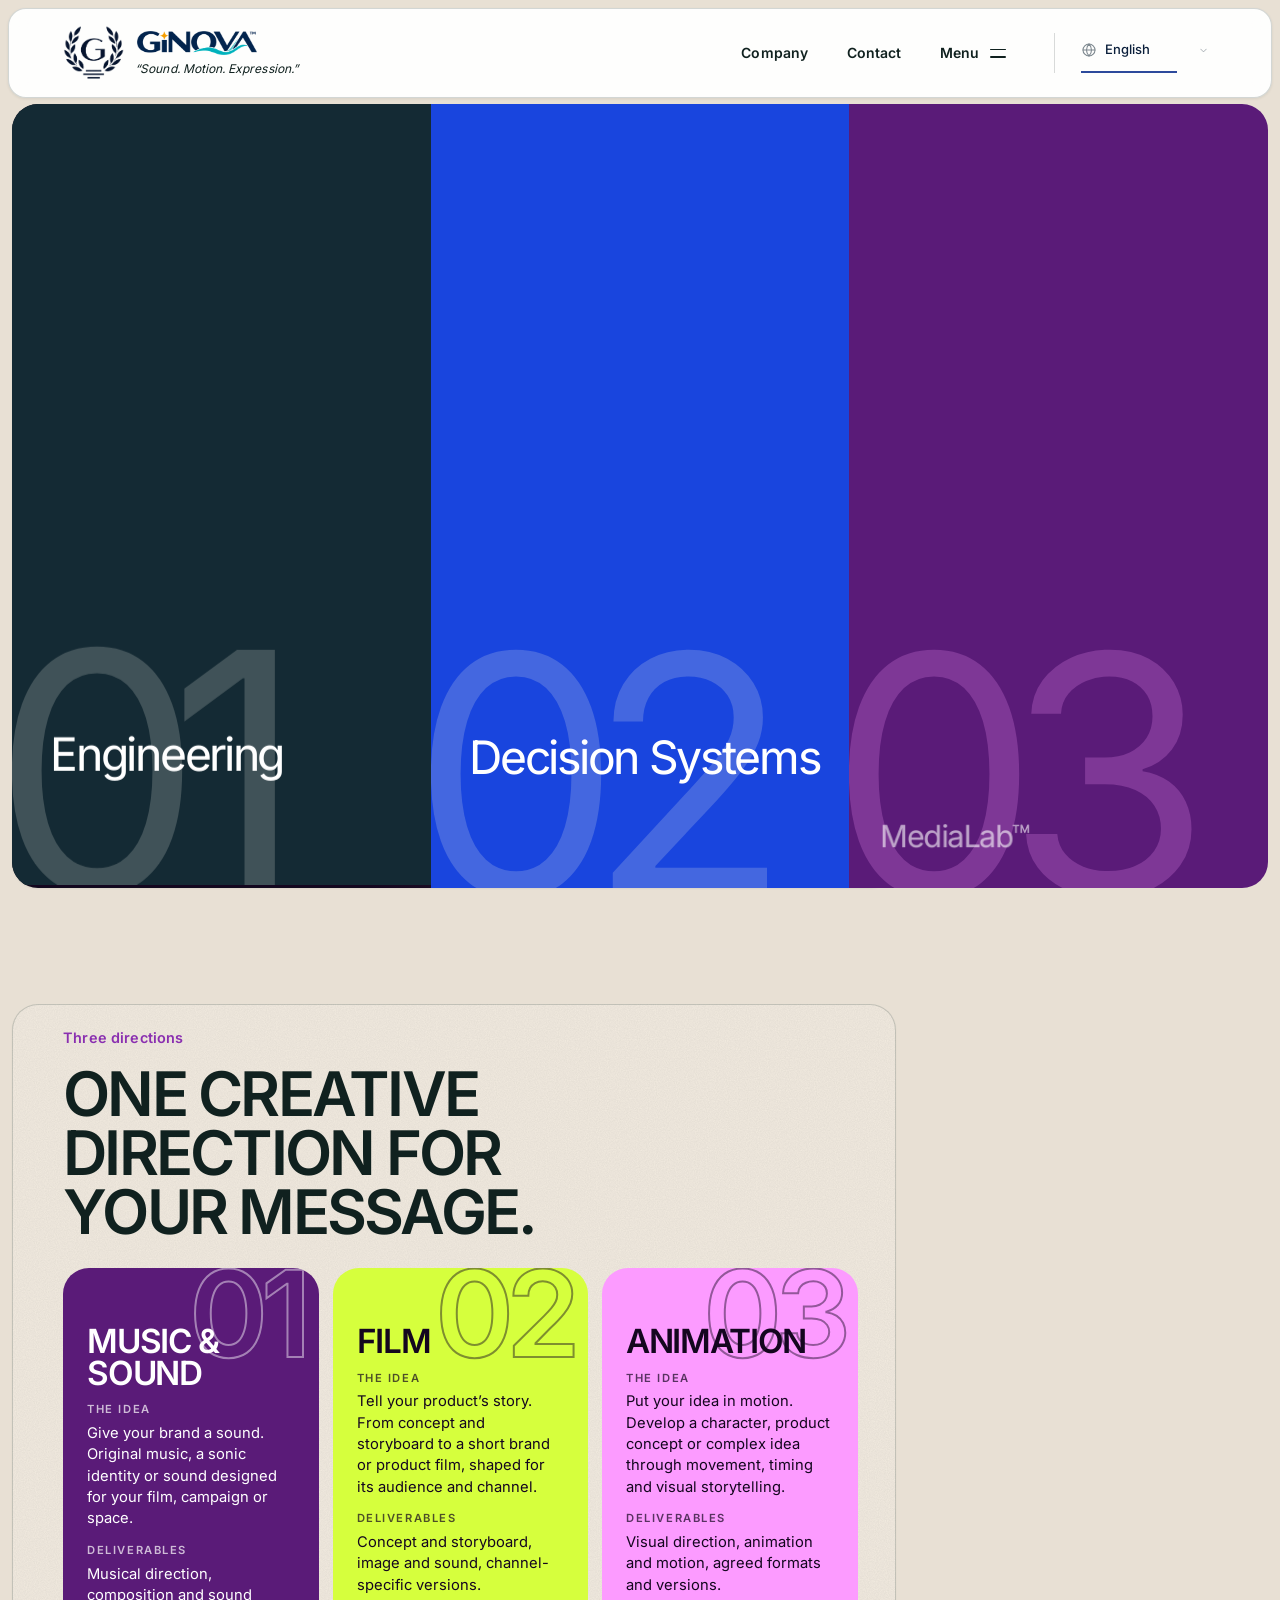
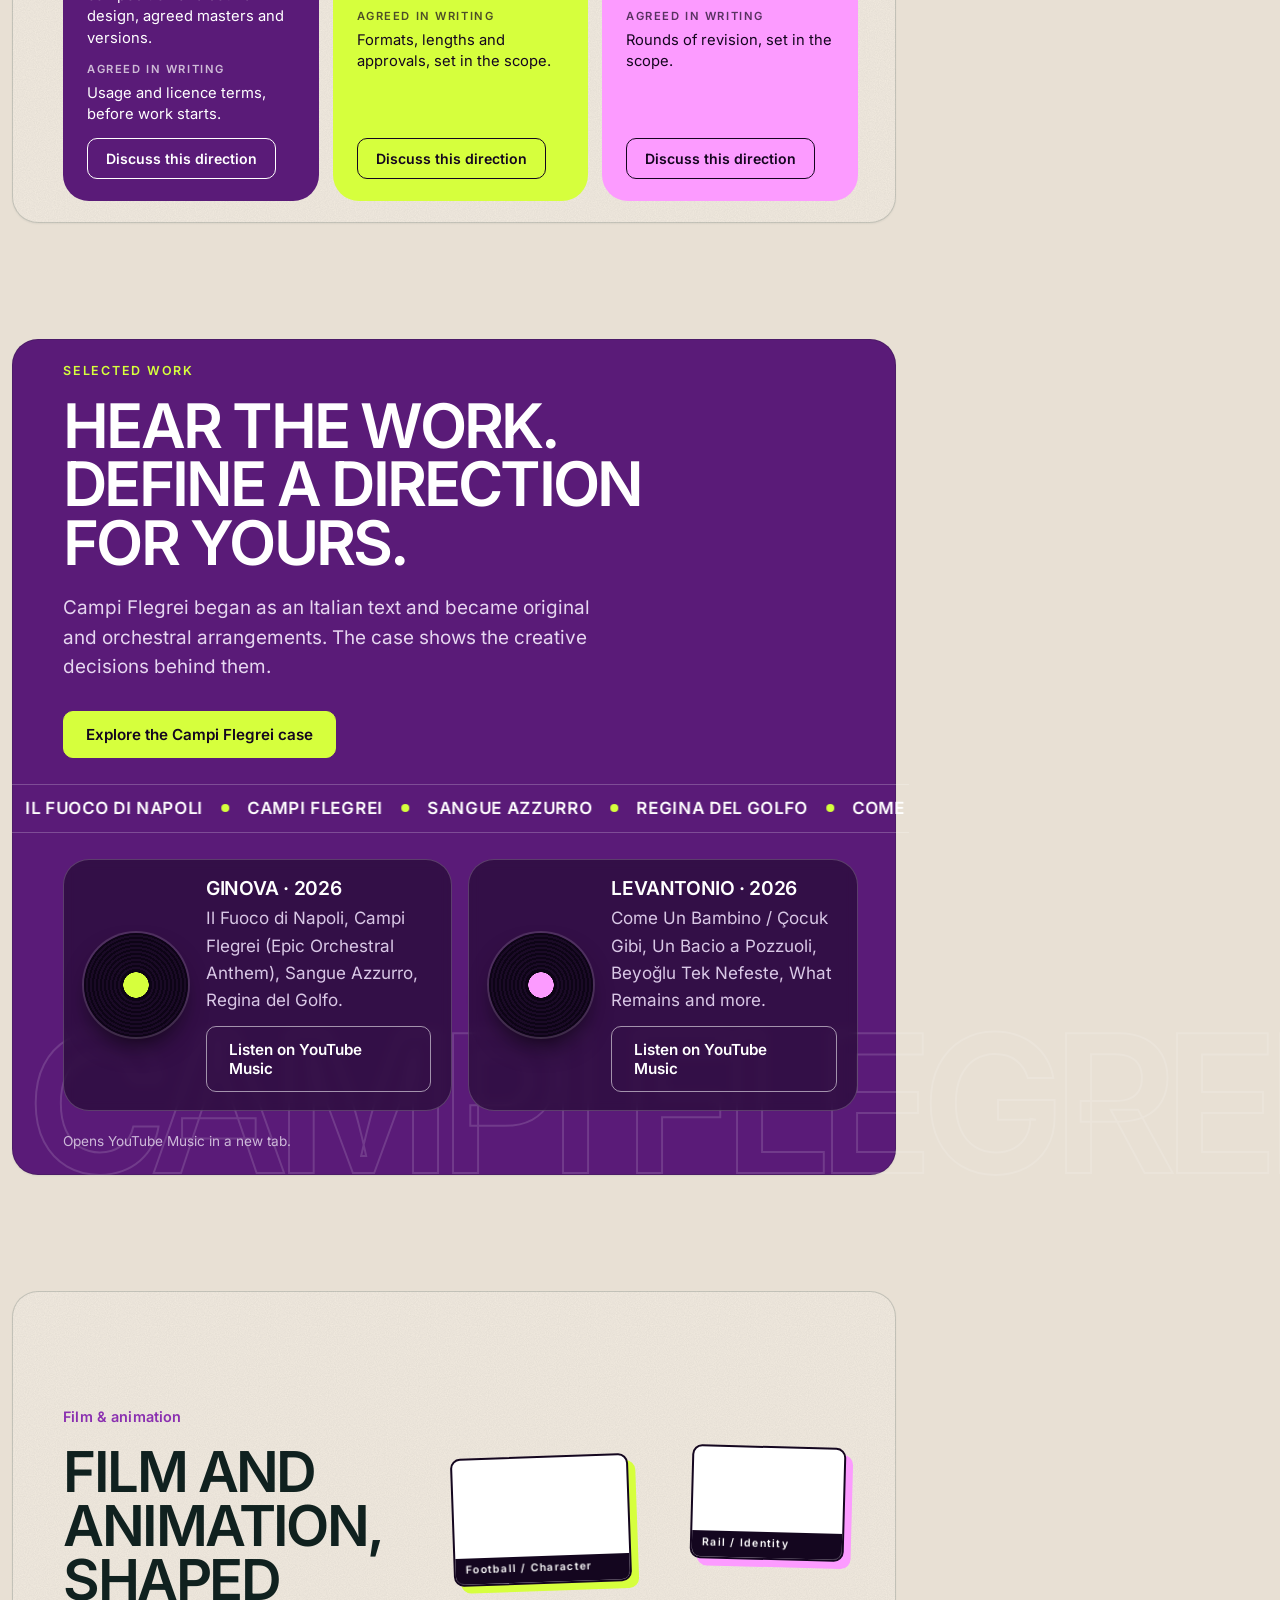
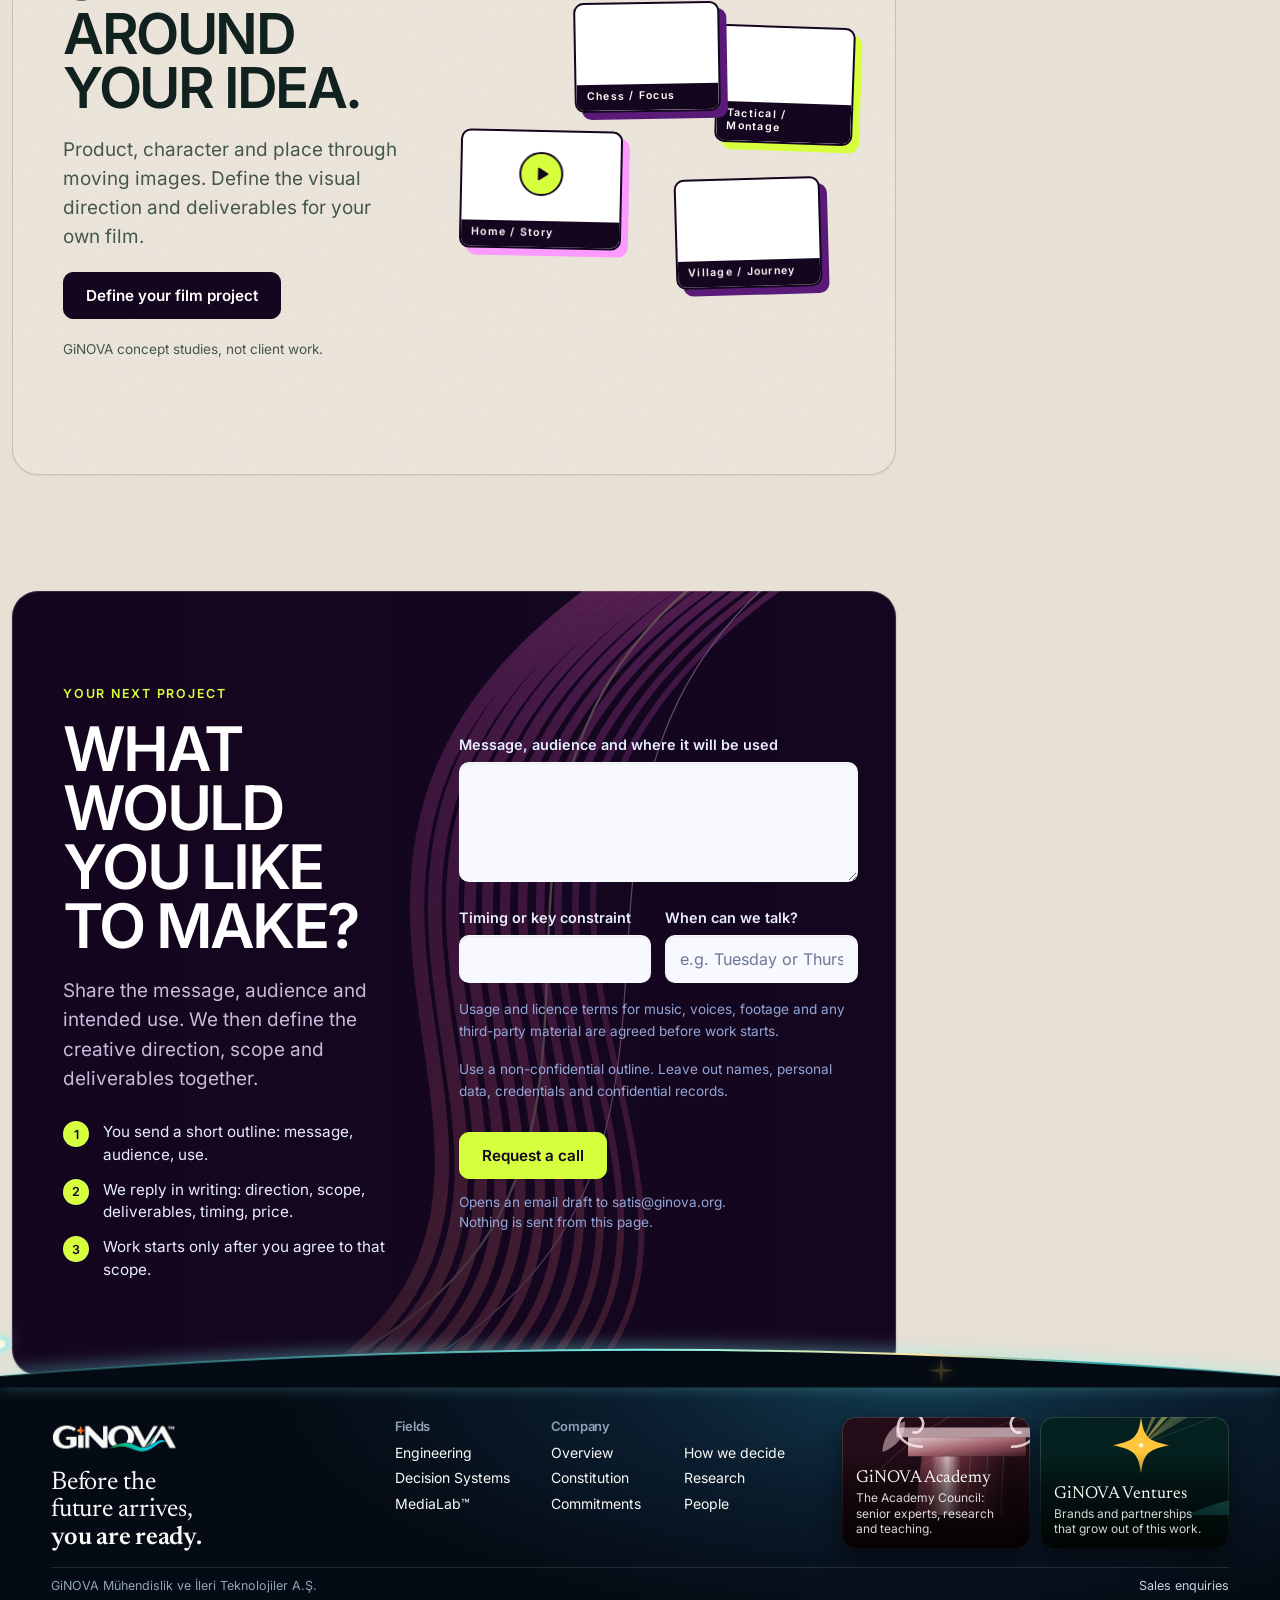
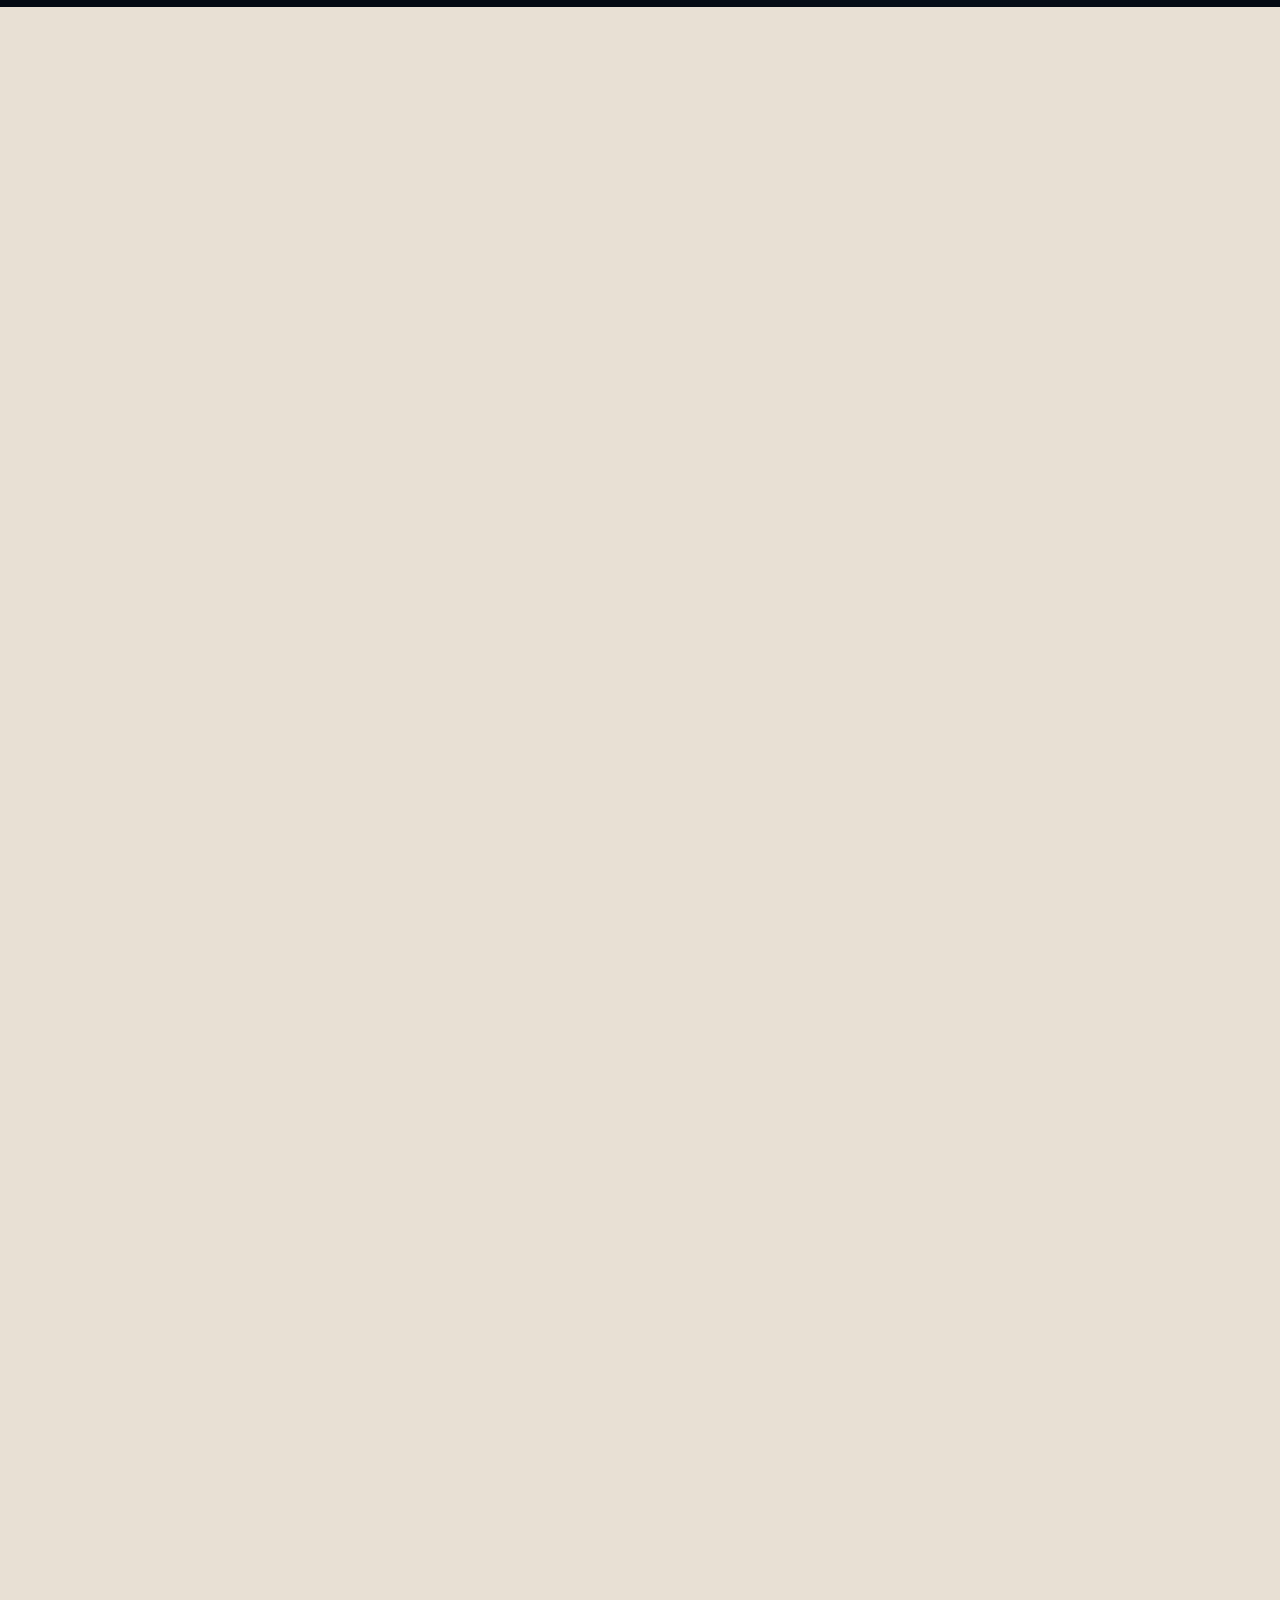
<file: labs/medialab/index.html>
<!doctype html>
<html lang="en"><head><meta charset="utf-8"><title>Moved</title>
<meta name="robots" content="noindex"><link rel="canonical" href="/">
<meta http-equiv="refresh" content="0;url=/"><meta name="viewport" content="width=device-width,initial-scale=1">
</head><body><p>This page has moved. <a href="/">Continue to the home page</a>.</p></body></html>
</file>
<file: fonts/fonts.css>
@font-face {
  font-family: 'Newsreader';
  font-style: normal;
  font-weight: 400 600;
  font-display: swap;
  src: url(Newsreader-normal-latin-ext.woff2) format('woff2');
  unicode-range: U+0100-02BA, U+02BD-02C5, U+02C7-02CC, U+02CE-02D7, U+02DD-02FF, U+0304, U+0308, U+0329, U+1D00-1DBF, U+1E00-1E9F, U+1EF2-1EFF, U+2020, U+20A0-20AB, U+20AD-20C4, U+2113, U+2C60-2C7F, U+A720-A7FF;
}
@font-face {
  font-family: 'Newsreader';
  font-style: normal;
  font-weight: 400 600;
  font-display: swap;
  src: url(Newsreader-normal-latin.woff2) format('woff2');
  unicode-range: U+0000-00FF, U+0131, U+0152-0153, U+02BB-02BC, U+02C6, U+02DA, U+02DC, U+0304, U+0308, U+0329, U+2000-206F, U+20AC, U+2122, U+2191, U+2193, U+2212, U+2215, U+FEFF, U+FFFD;
}
</file>
<file: chrome/chrome.css>
@font-face {
  font-family: 'Inter';
  font-style: normal;
  font-weight: 400 600;
  font-display: swap;
  src: url(Inter-var-latin-ext.woff2) format('woff2');
  unicode-range: U+0100-02BA, U+02BD-02C5, U+02C7-02CC, U+02CE-02D7, U+02DD-02FF, U+0304, U+0308, U+0329, U+1D00-1DBF, U+1E00-1E9F, U+1EF2-1EFF, U+2020, U+20A0-20AB, U+20AD-20C4, U+2113, U+2C60-2C7F, U+A720-A7FF;
}
@font-face {
  font-family: 'Inter';
  font-style: normal;
  font-weight: 400 600;
  font-display: swap;
  src: url(Inter-var-latin.woff2) format('woff2');
  unicode-range: U+0000-00FF, U+0131, U+0152-0153, U+02BB-02BC, U+02C6, U+02DA, U+02DC, U+0304, U+0308, U+0329, U+2000-206F, U+20AC, U+2122, U+2191, U+2193, U+2212, U+2215, U+FEFF, U+FFFD;
}
@font-face{font-family:'Noto Sans Arabic';src:url('ginova-arabic.woff') format('woff');unicode-range:U+0600-06FF,U+0750-077F,U+08A0-08FF,U+FB50-FDFF,U+FE70-FEFF;font-weight:400;font-display:swap}
@font-face{font-family:'Noto Sans SC';src:url('ginova-chinese.woff') format('woff');unicode-range:U+2E80-2FDF,U+3000-30FF,U+3400-4DBF,U+4E00-9FFF,U+F900-FAFF,U+FE30-FE4F,U+FF00-FF0A,U+FF0C-FFEF;font-weight:400;font-display:swap}

/* GiNOVA shared header. One bar for every *.ginova.net site: logo and motto, Menu, Contact, language.
   Menu opens a full-screen overlay: the five sites as large type, each previewing its own gate background on hover or focus;
   the current site is plain text (not a link, nothing to hover); beside it, the sections of this page. */
:root{
  --gn-font-sans:'Inter','Noto Sans Arabic','Noto Sans SC','GiNOVA Universal',Arial,sans-serif;
  --gn-font-serif:'Newsreader','Noto Sans Arabic','Noto Sans SC','GiNOVA Universal',Georgia,serif;
  --gn-hdr:88px;
  --gn-ink:#10211f; --gn-ink-2:#44564f; --gn-green:#114b40; --gn-bronze:#7d5f2a; --gn-line:#d3d9d2;
}
.gn-skip{position:absolute;left:8px;top:-120px;background:#10211f;color:#fff;padding:8px 14px;z-index:10030;font:500 14px var(--gn-font-sans);border-radius:10px}
.gn-skip:focus{top:8px}
header.gn-header{position:fixed;inset:8px 8px auto 8px;z-index:60;background:rgba(255,255,255,.94);-webkit-backdrop-filter:blur(10px);backdrop-filter:blur(10px);border:1px solid rgba(16,33,31,.18);border-radius:18px;box-shadow:0 1px 3px rgba(16,33,31,.08);font-family:var(--gn-font-sans);line-height:1.65;transition:background .3s,border-color .3s,box-shadow .3s}
.gn-nav{position:relative;width:calc(100% - 2*(clamp(28px,4vw,56px) + 3px));min-height:var(--gn-hdr);margin:0 auto;padding:12px 0;box-sizing:border-box;display:grid;grid-template-columns:max-content minmax(0,1fr) max-content;gap:24px;align-items:center}
.gn-brand{display:flex;align-items:center;gap:10px;text-decoration:none;color:inherit;direction:ltr;flex:0 0 auto}
.gn-crest,.gn-wm{position:relative;display:block}
.gn-crest{flex:0 0 62px;width:62px;line-height:0}
.gn-crest img{display:block;width:62px;height:auto;margin:0}
.gn-word{display:block;min-width:0}
.gn-wm{width:124px}
.gn-wm img{display:block;width:124px;height:auto}
.gn-crest img.lt,.gn-wm img.lt{position:absolute;left:0;top:0;opacity:0}
.gn-crest img,.gn-wm img{transition:opacity .35s}
.gn-motto{display:block;margin-top:4px;font-size:12px;line-height:1.35;font-style:italic;font-weight:400;letter-spacing:.005em;color:var(--gn-ink);white-space:nowrap;transition:color .3s}
.gn-links{display:flex;flex-direction:row;flex-wrap:nowrap;justify-content:flex-end;align-items:center;gap:clamp(26px,3vw,44px);min-width:0}
.gn-brand:focus-visible,.gn-menu:focus-visible,.gn-contact:focus-visible,.gn-co:focus-visible{outline:2px solid var(--gn-bronze);outline-offset:3px}
/* Company, Contact and Menu are plain words, not buttons: no box, no border, a hairline that draws on hover or focus */
.gn-co,.gn-contact,.gn-menu{position:relative;display:inline-flex;align-items:center;gap:10px;height:44px;margin:0;padding:0;border:0;border-radius:0;background:none;font:600 14px/1 var(--gn-font-sans);letter-spacing:.01em;color:var(--gn-ink);text-decoration:none;cursor:pointer;white-space:nowrap;transition:color .2s}
.gn-co::after,.gn-contact::after,.gn-menu::after{content:"";position:absolute;left:0;right:0;bottom:8px;height:1px;background:currentColor;transform:scaleX(0);transform-origin:left;transition:transform .28s cubic-bezier(.2,.8,.2,1)}
[dir=rtl] .gn-co::after,[dir=rtl] .gn-contact::after,[dir=rtl] .gn-menu::after{transform-origin:right}
.gn-co:hover::after,.gn-contact:hover::after,.gn-menu:hover::after,.gn-co:focus-visible::after,.gn-contact:focus-visible::after,.gn-menu:focus-visible::after{transform:scaleX(1)}
.gn-menu .bars{position:relative;display:block;width:16px;height:9px}
.gn-menu .bars i{position:absolute;left:0;right:0;height:1.5px;background:currentColor;border-radius:2px;transition:transform .3s cubic-bezier(.2,.8,.2,1),top .3s}
.gn-menu .bars i:first-child{top:0}.gn-menu .bars i:last-child{top:7.5px}
.gn-menu[aria-expanded="true"] .bars i:first-child{top:4px;transform:rotate(45deg)}
.gn-menu[aria-expanded="true"] .bars i:last-child{top:4px;transform:rotate(-45deg)}
.gn-contact-label{position:static}
/* the language field is a quiet control set apart by a hairline, not a fourth word */
.gn-links .language-switcher{margin-inline-start:clamp(0px,.8vw,12px);padding-inline-start:clamp(18px,2vw,30px);border-inline-start:1px solid rgba(16,33,31,.16)}
/* header while the overlay is open: transparent over the overlay, light logo and controls */
header.gn-header.is-open{background:transparent;border-color:transparent;box-shadow:none;-webkit-backdrop-filter:none;backdrop-filter:none;--gn-ink:#fff;--gn-ink-2:rgba(255,255,255,.74)}
header.gn-header.is-open .gn-crest img:not(.lt),header.gn-header.is-open .gn-wm img:not(.lt){opacity:0}
header.gn-header.is-open .gn-crest img.lt,header.gn-header.is-open .gn-wm img.lt{opacity:1}
header.gn-header.is-open .gn-motto{color:rgba(255,255,255,.92)}
header.gn-header.is-open .gn-menu,header.gn-header.is-open .gn-contact,header.gn-header.is-open .gn-co{color:#fff}
header.gn-header.is-open .gn-links .language-switcher{border-inline-start-color:rgba(255,255,255,.3)}
header.gn-header.is-open .language-switcher{--language-ink:#fff;--language-muted:rgba(255,255,255,.8)}
header.gn-header.is-open .language-trigger,header.gn-header.is-open .language-current{color:#fff}
/* the overlay */
html.gn-lock{overflow:hidden}
.gn-ov{position:fixed;inset:8px;z-index:55;border-radius:26px;overflow:hidden;background:#050a1e;color:#fff;font-family:var(--gn-font-sans);visibility:hidden;opacity:0;clip-path:inset(0 0 100% 0 round 26px);transition:clip-path .5s cubic-bezier(.2,.8,.2,1),opacity .25s,visibility 0s .5s}
.gn-ov.is-on{visibility:visible;opacity:1;clip-path:inset(0 0 0 0 round 26px);transition-delay:0s}
.gn-ovbg .l{position:absolute;inset:0;opacity:0;background-size:cover;background-repeat:no-repeat;transition:opacity .5s ease}
.gn-ov[data-site="engineering"] .l[data-s="engineering"],.gn-ov[data-site="decision"] .l[data-s="decision"],.gn-ov[data-site="medialab"] .l[data-s="medialab"],.gn-ov[data-site="academy"] .l[data-s="academy"],.gn-ov[data-site="ventures"] .l[data-s="ventures"]{opacity:1}
.gn-ovbg .wash{position:absolute;inset:0;background:linear-gradient(90deg,rgba(3,8,30,.92) 0,rgba(3,8,30,.76) 48%,rgba(3,8,30,.5) 100%),linear-gradient(0deg,rgba(3,8,30,.5),transparent 50%)}
.gn-ovin{position:relative;height:100%;overflow:auto;display:grid;grid-template-columns:minmax(0,1.3fr) minmax(220px,.7fr);gap:var(--gn-gap);align-content:center;padding:calc(var(--gn-hdr) + 44px) clamp(28px,6vw,100px) 44px}
.gn-ph{margin:0 0 14px;font:600 12px/1 var(--gn-font-sans);letter-spacing:.02em;color:rgba(255,255,255,.6)}
.gn-ovsites ol,.gn-ovpage ol{list-style:none;margin:0;padding:0}
.gn-ovsites li{border-top:1px solid rgba(255,255,255,.16)}
.gn-ovsites li:last-child{border-bottom:1px solid rgba(255,255,255,.16)}
.gn-row{position:relative;display:grid;grid-template-columns:44px minmax(0,1fr) auto;column-gap:10px;align-items:baseline;padding:16px 4px 17px;color:#fff;text-decoration:none}
.gn-row .ix{font:600 11px/1 var(--gn-font-sans);letter-spacing:.1em;color:rgba(255,255,255,.55);font-variant-numeric:tabular-nums}
.gn-row .nm{font:430 clamp(30px,3.7vw,54px)/1.04 var(--gn-font-sans);letter-spacing:-.05em;color:rgba(255,255,255,.58);transition:color .25s,transform .35s cubic-bezier(.2,.8,.2,1)}
.gn-row .d{grid-column:2;margin-top:6px;max-width:54ch;font:400 13.5px/1.45 var(--gn-font-sans);color:rgba(255,255,255,.72)}
.gn-row .go{grid-column:3;grid-row:1;align-self:center;opacity:0;transform:translateX(-8px);transition:opacity .25s,transform .35s cubic-bezier(.2,.8,.2,1)}
.gn-row .here{grid-column:3;grid-row:1;align-self:center;font:600 11.5px/1 var(--gn-font-sans);font-style:normal;padding:6px 10px;border-radius:9px;border:1px solid rgba(255,255,255,.4);color:#fff}
a.gn-row:hover .nm,a.gn-row:focus-visible .nm{color:#fff;transform:translateX(6px)}
a.gn-row:hover .go,a.gn-row:focus-visible .go{opacity:1;transform:none}
a.gn-row:focus-visible{outline:2px solid #fff;outline-offset:-2px;border-radius:12px}
li.is-cur .gn-row{cursor:default}
li.is-cur .gn-row .nm{color:#fff}
.gn-ovpage li{border-top:1px solid rgba(255,255,255,.16)}
.gn-ovpage li:last-child{border-bottom:1px solid rgba(255,255,255,.16)}
.gn-pl{display:block;padding:11px 4px;font:450 19px/1.2 var(--gn-font-sans);letter-spacing:-.02em;color:rgba(255,255,255,.82);text-decoration:none;transition:color .2s,padding .3s}
.gn-pl:hover,.gn-pl:focus-visible{color:#fff;padding-left:10px}
.gn-pl:focus-visible{outline:2px solid #fff;outline-offset:-2px;border-radius:10px}
.gn-all{display:inline-block;margin-top:22px;font:600 13px/1 var(--gn-font-sans);color:#fff;text-decoration:none;border-bottom:1px solid rgba(255,255,255,.5);padding-bottom:3px}
.gn-all:focus-visible{outline:2px solid #fff;outline-offset:4px}
.gn-ovfoot{display:none}
/* rows arrive one after another */
.gn-ov.is-on .gn-ovsites li,.gn-ov.is-on .gn-ovpage li{animation:gnRow .5s cubic-bezier(.2,.8,.2,1) both}
.gn-ov.is-on li:nth-child(2){animation-delay:.05s}.gn-ov.is-on li:nth-child(3){animation-delay:.1s}.gn-ov.is-on li:nth-child(4){animation-delay:.15s}.gn-ov.is-on li:nth-child(5){animation-delay:.2s}.gn-ov.is-on li:nth-child(6){animation-delay:.25s}
@keyframes gnRow{from{opacity:0;transform:translateY(14px)}}
@media(max-width:900px){
  .gn-ovin{grid-template-columns:1fr;gap:34px;align-content:start}
  .gn-row .nm{font-size:clamp(28px,8vw,40px)}
  .gn-ovfoot{display:flex;align-items:center;gap:14px;flex-wrap:wrap}
}
@media(max-width:760px){
  .gn-nav{width:100%;padding:12px 20px;column-gap:12px;grid-template-columns:minmax(0,1fr) max-content}
  .gn-gap{display:none}
  .gn-crest{flex-basis:50px;width:50px}.gn-crest img{width:50px}
  .gn-wm,.gn-wm img{width:112px}
  .gn-brand,.gn-word{min-width:0}
  .gn-motto{font-size:10.5px;line-height:1.2;margin-top:3px;white-space:normal}
  .gn-menu{gap:8px}
  .gn-ovfoot .gn-co,.gn-ovfoot .gn-contact{color:#fff;height:40px}
  .gn-ovfoot .language-switcher{margin:0;padding:0;border:0}
}
@media(max-width:360px){.gn-crest{flex-basis:44px;width:44px}.gn-crest img{width:44px}.gn-wm,.gn-wm img{width:108px}.gn-motto{font-size:10px}}
@media(prefers-reduced-motion:reduce){.gn-ov,.gn-ovbg .l,.gn-row .nm,.gn-row .go,.gn-menu .bars i,header.gn-header,.gn-crest img,.gn-wm img{transition:none}.gn-ov.is-on li{animation:none}}
@media print{header.gn-header{position:static}.gn-ov{display:none}}

/* ---- menu overlay: the current site's row and "On this page" form one translucent white layer ----
   One colour (80% white), no overlap between the pieces (so no darker seam): the row plate runs across the column gap and
   meets the page panel exactly at its edge; two small quarter-circle fillets round the inside corners of the joint. */
.gn-ovin{--gn-gap:clamp(28px,6vw,110px);--gn-plate:rgba(255,255,255,.8);--gn-plate0:rgba(255,255,255,0);--gn-pr:20px;--gn-fr:12px}
.gn-ovsites{padding-top:22px}
.gn-ovpage{position:relative;align-self:stretch;padding:22px clamp(18px,2vw,28px) 26px;border-radius:var(--gn-pr);background:var(--gn-plate);-webkit-backdrop-filter:blur(16px) saturate(1.1);backdrop-filter:blur(16px) saturate(1.1);color:#10211f}
.gn-ovpage .gn-ph{color:rgba(16,33,31,.62)}
.gn-ovpage li{border-top-color:rgba(16,33,31,.14)}
.gn-ovpage li:last-child{border-bottom-color:rgba(16,33,31,.14)}
.gn-ovpage .gn-pl{color:#10211f}
.gn-ovpage .gn-pl:hover,.gn-ovpage .gn-pl:focus-visible{color:#114b40}
.gn-ovpage .gn-pl:focus-visible{outline-color:#114b40}
.gn-ovpage .gn-all{color:#10211f;border-bottom-color:rgba(16,33,31,.5)}
.gn-ovpage .gn-all:focus-visible{outline-color:#114b40}
li.is-cur{position:relative;isolation:isolate}
li.is-cur::before{content:"";position:absolute;z-index:-1;top:-1px;bottom:-1px;inset-inline-start:-18px;inset-inline-end:calc(-1*var(--gn-gap));background:var(--gn-plate);border-radius:var(--gn-pr) 0 0 var(--gn-pr);-webkit-backdrop-filter:blur(16px) saturate(1.1);backdrop-filter:blur(16px) saturate(1.1)}
li.is-cur::after{content:"";position:absolute;z-index:-1;pointer-events:none;top:calc(-1px - var(--gn-fr));bottom:calc(-1px - var(--gn-fr));inset-inline-end:calc(-1*var(--gn-gap));width:var(--gn-fr);
  background:radial-gradient(circle at 0 0,var(--gn-plate0) calc(var(--gn-fr) - .5px),var(--gn-plate) var(--gn-fr)) no-repeat 0 0/var(--gn-fr) var(--gn-fr),radial-gradient(circle at 0 100%,var(--gn-plate0) calc(var(--gn-fr) - .5px),var(--gn-plate) var(--gn-fr)) no-repeat 0 100%/var(--gn-fr) var(--gn-fr)}
[dir=rtl] li.is-cur::before{border-radius:0 var(--gn-pr) var(--gn-pr) 0}
[dir=rtl] li.is-cur::after{background:radial-gradient(circle at 100% 0,var(--gn-plate0) calc(var(--gn-fr) - .5px),var(--gn-plate) var(--gn-fr)) no-repeat 100% 0/var(--gn-fr) var(--gn-fr),radial-gradient(circle at 100% 100%,var(--gn-plate0) calc(var(--gn-fr) - .5px),var(--gn-plate) var(--gn-fr)) no-repeat 100% 100%/var(--gn-fr) var(--gn-fr)}
li.is-cur .gn-row .nm{color:#10211f}
li.is-cur .gn-row .ix{color:rgba(16,33,31,.55)}
li.is-cur .gn-row .d{color:rgba(16,33,31,.74)}
li.is-cur .gn-row .here{border-color:rgba(16,33,31,.4);color:#10211f}
@media(max-width:900px){
  .gn-ovsites{padding-top:0}
  .gn-ovpage{align-self:auto}
  li.is-cur::before{inset-inline-end:-18px;border-radius:var(--gn-pr)}
  li.is-cur::after{display:none}
}

/* ---- chapter marker: the section in view, quietly centred; a hairline fills as the page is read ---- */
.gn-gap{display:flex;justify-content:center;align-items:center;min-width:0;pointer-events:none}
.gn-sec{display:inline-flex;align-items:center;gap:12px;max-width:100%;white-space:nowrap;font:600 11px/1 var(--gn-font-sans);letter-spacing:.16em;text-transform:uppercase;color:rgba(16,33,31,.72);opacity:0;transform:translateY(6px);transition:opacity .4s,transform .5s cubic-bezier(.2,.8,.2,1)}
.gn-sec.on{opacity:1;transform:none}
.gn-sec .n{font-style:normal;color:var(--gn-accent,#114b40);font-variant-numeric:tabular-nums}
.gn-sec .rule{display:block;width:22px;height:1px;background:currentColor;opacity:.4}
.gn-sec .t{font-weight:600;overflow:hidden;text-overflow:ellipsis}
.gn-sec.swap.on{animation:gnSecSwap .55s cubic-bezier(.2,.8,.2,1)}
@keyframes gnSecSwap{from{opacity:0;transform:translateY(9px)}to{opacity:1;transform:none}}
[dir=rtl] .gn-sec{letter-spacing:0;text-transform:none;font-size:13px}
.gn-prog{position:absolute;left:22px;right:22px;bottom:0;height:2px;pointer-events:none;border-radius:2px;overflow:hidden}
.gn-prog i{display:block;height:100%;width:100%;transform-origin:left center;transform:scaleX(var(--p,0));background:var(--gn-accent,#114b40);opacity:.85;border-radius:2px}
[dir=rtl] .gn-prog i{transform-origin:right center}
header.gn-header.is-open .gn-sec,header.gn-header.is-open .gn-prog{opacity:0;transition:opacity .2s}
@media(max-width:900px){.gn-sec{display:none}}
@media(prefers-reduced-motion:reduce){.gn-sec,.gn-sec.swap.on{transition:none;animation:none;transform:none}}

/* phones: the middle slot is not used (declared after the marker rules so it wins) */
@media(max-width:760px){.gn-gap{display:none}}

/* One shared GiNOVA language-control standard. Themes change colors only. */
[data-language-theme]{--language-bg:#fff;--language-ink:#173a35;--language-muted:#566965;--language-line:#b7c9c0;--language-accent:#1f5b48;--language-tint:#eaf2ed;--language-shadow:0 16px 44px #0b242326;--language-radius:10px}
[data-language-theme="decision"]{--language-bg:#faf8f2;--language-ink:#17342c;--language-muted:#5c685f;--language-line:#b8c4b7;--language-accent:#28543d;--language-tint:#eaf0e6;--language-radius:10px}
[data-language-theme="engineering"]{--language-bg:#f9fbfc;--language-ink:#183643;--language-muted:#526670;--language-line:#b5c6cd;--language-accent:#805027;--language-tint:#f4eadc;--language-radius:10px}
[data-language-theme="soundlab"]{--language-bg:#fcfaff;--language-ink:#3d245c;--language-muted:#685b7c;--language-line:#c9badb;--language-accent:#7146a4;--language-tint:#eee5fa;--language-radius:10px}
[data-language-theme="portal"]{--language-bg:#101d28;--language-ink:#edf6fa;--language-muted:#b2c5ce;--language-line:#536b7a;--language-accent:#a2dcf4;--language-tint:#203746;--language-shadow:0 18px 48px #0009;--language-radius:10px;color-scheme:dark}
header .language-switcher{position:relative;flex:0 0 auto;width:168px;max-width:100%;margin:0;padding:0;border:0;overflow:visible;line-height:1.4;text-align:start}
.language-switcher .language-native,.language-switcher .language-trigger{box-sizing:border-box;width:100%;min-height:44px;margin:0;padding:10px 12px;border:1px solid var(--language-line);border-radius:var(--language-radius);background:var(--language-bg);color:var(--language-ink);font:500 12.6667px/1.45 var(--gn-font-sans);letter-spacing:normal;text-transform:none;cursor:pointer}
.language-switcher .language-native{appearance:auto;white-space:nowrap}
.language-switcher .language-native[hidden],.language-panel[hidden]{display:none!important}
.language-switcher .language-trigger{display:flex;align-items:center;gap:9px;text-align:start;white-space:nowrap;box-shadow:0 1px 2px #0b242307;transition:border-color .16s ease,background-color .16s ease,box-shadow .16s ease}
.language-switcher .language-trigger:hover,.language-switcher .language-trigger[aria-expanded="true"]{border-color:var(--language-accent);background:var(--language-tint)}
.language-trigger:focus-visible,.language-native:focus-visible{outline:2px solid var(--language-accent);outline-offset:3px}
.language-trigger .language-globe{width:17px;height:17px;flex:none;color:var(--language-muted)}
.language-trigger .language-current{flex:1;min-width:0;text-align:start}
.language-trigger .language-chevron{width:12px;height:12px;flex:none;color:var(--language-muted);transition:transform .16s ease}
.language-trigger[aria-expanded="true"] .language-chevron{transform:rotate(180deg)}
.language-name{font-family:var(--gn-font-sans)!important;letter-spacing:normal!important;text-transform:none!important;line-height:1.5!important;unicode-bidi:isolate}
.language-panel{position:fixed;z-index:10020;box-sizing:border-box;width:232px;max-width:calc(100vw - 24px);padding:7px;border:1px solid var(--language-line);border-radius:calc(var(--language-radius) + 4px);background:var(--language-bg);color:var(--language-ink);box-shadow:var(--language-shadow);overflow-y:auto;overscroll-behavior:contain;scrollbar-width:thin;scrollbar-color:var(--language-line) transparent;text-align:start;animation:language-reveal .14s ease-out;isolation:isolate}
.language-panel .language-heading{padding:6px 10px 10px;border-bottom:1px solid var(--language-line);margin:0 3px 5px;color:var(--language-muted);font:500 10.6667px/1.5 var(--gn-font-sans);letter-spacing:.03em;text-transform:none}
.language-panel .language-option{box-sizing:border-box;display:flex;align-items:center;gap:12px;width:100%;min-height:44px;padding:8px 10px;margin:2px 0;border:1px solid transparent;border-radius:calc(var(--language-radius) - 2px);background:transparent;color:var(--language-ink);font:500 12.6667px/1.5 var(--gn-font-sans);letter-spacing:normal;text-transform:none;text-align:start;cursor:pointer;white-space:nowrap}
.language-panel .language-option .language-name{flex:1;text-align:start}
.language-panel .language-code{font:500 9.6667px/1.5 var(--gn-font-sans);letter-spacing:.07em;color:var(--language-muted);width:22px;text-align:center;direction:ltr}
.language-panel .language-check{width:14px;height:14px;flex:none;color:var(--language-accent);visibility:hidden}
.language-panel .language-option[aria-checked="true"]{background:var(--language-tint);border-inline-start-color:var(--language-accent)}
.language-panel .language-option[aria-checked="true"] .language-check{visibility:visible}
.language-panel .language-option:hover{background:var(--language-tint)}
.language-panel .language-option:focus-visible{outline:2px solid var(--language-accent);outline-offset:-2px;background:var(--language-tint)}
html:has(.language-trigger[aria-expanded="true"]){scroll-snap-type:none!important}
@keyframes language-reveal{from{opacity:0;transform:translateY(-3px)}to{opacity:1;transform:translateY(0)}}
@media(max-width:700px){header .language-switcher[data-language-theme="portal"]{order:3;width:168px;margin-inline-start:auto}.language-panel .language-option{min-height:44px}}
@media(prefers-reduced-motion:reduce){.language-panel{animation:none}.language-switcher .language-trigger,.language-trigger .language-chevron{transition:none}}
@media(forced-colors:active){.language-switcher .language-trigger,.language-panel{border-color:ButtonText;background:Canvas;color:CanvasText;box-shadow:none}.language-panel .language-option[aria-checked="true"]{border-color:Highlight}.language-panel .language-option:focus-visible,.language-trigger:focus-visible{outline-color:Highlight}.language-panel .language-check,.language-panel .language-code,.language-trigger .language-globe,.language-trigger .language-chevron{color:ButtonText}}
@media print{.language-switcher,.language-panel{display:none!important}}

/* Language switch, refined 2026-11-05: quiet pill trigger, grouped panel, names set in tiny subset fonts. */
@font-face{font-family:'GN Names';src:url('names-ar.woff2') format('woff2');unicode-range:U+0600-06FF;font-display:swap}
body .language-switcher .language-native,body .language-trigger,body .language-panel,body .language-panel .language-option,body .language-name{font-family:'Inter','GN Names',system-ui,sans-serif!important}
body [data-language-theme="portal"]{--language-bg:#fffffff5;--language-line:#0b1f3b1f;--language-tint:#0b1f3b0a;--language-accent:#2b6d70;--language-ink:#0B1F3B;--language-muted:#5c6a73;--language-radius:999px;--language-shadow:0 18px 48px #0b1f3b24;color-scheme:light}
header .language-switcher{width:auto;min-width:0}
body .language-switcher .language-trigger{min-height:40px;width:auto;padding:0 14px 0 12px;gap:8px;border-color:var(--language-line);background:#fff;box-shadow:none;font-size:13px;font-weight:500;letter-spacing:.01em}
body .language-switcher .language-trigger:hover,body .language-switcher .language-trigger[aria-expanded="true"]{background:#0b1f3b0a;border-color:#2b6d70}
body .language-trigger .language-globe{width:16px;height:16px;opacity:.8}
body .language-trigger .language-chevron{width:11px;height:11px;opacity:.7}
body .language-panel{width:236px;padding:6px;border-radius:16px;background:var(--language-bg);-webkit-backdrop-filter:blur(18px) saturate(1.2);backdrop-filter:blur(18px) saturate(1.2);box-shadow:var(--language-shadow)}
body .language-panel .language-heading{padding:8px 12px 8px;margin:0 0 4px;border-bottom:0;font-size:11px;font-weight:500;letter-spacing:.08em;color:var(--language-muted)}
body .language-panel .language-option{min-height:40px;padding:6px 12px;margin:0;gap:10px;border:0;border-radius:10px;font-size:14px;font-weight:450;position:relative}
body .language-panel .language-option::before{content:"";width:6px;height:6px;border-radius:50%;flex:none;background:transparent;transition:background-color .15s ease,box-shadow .15s ease}
body .language-panel .language-option[aria-checked="true"]{background:#2b6d7014;border:0}
body .language-panel .language-option[aria-checked="true"]::before{background:var(--language-accent);box-shadow:0 0 0 3px #2b6d7026}
body .language-panel .language-check{display:none}
body .language-panel .language-code{width:auto;font-size:10.5px;letter-spacing:.1em;opacity:.75}
body .language-panel .language-option:hover,body .language-panel .language-option:focus-visible{background:#0b1f3b0d}
body .language-panel .language-option:focus-visible{outline:2px solid var(--language-accent);outline-offset:-2px}
.language-panel .language-sep{height:1px;margin:5px 12px;background:linear-gradient(90deg,transparent,#0b1f3b24 20%,#0b1f3b24 80%,transparent)}
@media(max-width:700px){body .language-panel .language-option{min-height:44px}}

html[dir=ltr] .language-panel .language-option .language-name{text-align:left}

/* Trigger: no border, no background effect. A 3px bar of three 30px segments shows the chosen language in its colours. */
body .language-switcher .language-trigger,body .language-switcher .language-trigger:hover,body .language-switcher .language-trigger[aria-expanded="true"]{border:0;border-radius:0;background:transparent;box-shadow:none;position:relative;padding:0 8px 6px 0}
body .language-switcher .language-trigger::after{content:"";position:absolute;inset-inline-start:0;bottom:0;box-sizing:content-box;width:calc(var(--seg,12px)*8);height:2px;border:0;border-radius:0;background:linear-gradient(90deg,var(--l1) calc(var(--seg,12px)*0) calc(var(--seg,12px)*1),var(--l2) calc(var(--seg,12px)*1) calc(var(--seg,12px)*2),var(--l3) calc(var(--seg,12px)*2) calc(var(--seg,12px)*3),var(--l4) calc(var(--seg,12px)*3) calc(var(--seg,12px)*4),var(--l5) calc(var(--seg,12px)*4) calc(var(--seg,12px)*5),var(--l6) calc(var(--seg,12px)*5) calc(var(--seg,12px)*6),var(--l7) calc(var(--seg,12px)*6) calc(var(--seg,12px)*7),var(--l8) calc(var(--seg,12px)*7) calc(var(--seg,12px)*8))}
html{--l1:#E30A17;--l2:#E30A17;--l3:#E30A17;--l4:#E30A17;--l5:#E30A17;--l6:#E30A17;--l7:#E30A17;--l8:#E30A17;}
html[lang^="tr"]{--l1:#E30A17;--l2:#E30A17;--l3:#E30A17;--l4:#E30A17;--l5:#E30A17;--l6:#E30A17;--l7:#E30A17;--l8:#E30A17;}
html[lang^="az"]{--l1:#00B5E2;--l2:#00B5E2;--l3:#00B5E2;--l4:#EF3340;--l5:#EF3340;--l6:#509E2F;--l7:#509E2F;--l8:#509E2F;}
html[lang^="en"]{--l1:#2D4A9C;--l2:#2D4A9C;--l3:#2D4A9C;--l4:#2D4A9C;--l5:#2D4A9C;--l6:#2D4A9C;--l7:#2D4A9C;--l8:#2D4A9C;}
html[lang^="de"]{--l1:#000;--l2:#000;--l3:#000;--l4:#DD0000;--l5:#DD0000;--l6:#FFCE00;--l7:#FFCE00;--l8:#FFCE00;}
html[lang^="fr"]{--l1:#0055A4;--l2:#0055A4;--l3:#0055A4;--l4:#fff;--l5:#fff;--l6:#EF4135;--l7:#EF4135;--l8:#EF4135;}
html[lang^="it"]{--l1:#008C45;--l2:#008C45;--l3:#008C45;--l4:#fff;--l5:#fff;--l6:#CD212A;--l7:#CD212A;--l8:#CD212A;}
html[lang^="es"]{--l1:#AA151B;--l2:#AA151B;--l3:#F1BF00;--l4:#F1BF00;--l5:#F1BF00;--l6:#F1BF00;--l7:#AA151B;--l8:#AA151B;}
html[lang^="ru"]{--l1:#fff;--l2:#fff;--l3:#fff;--l4:#0039A6;--l5:#0039A6;--l6:#D52B1E;--l7:#D52B1E;--l8:#D52B1E;}
html[lang^="ar"]{--l1:#006C35;--l2:#006C35;--l3:#006C35;--l4:#006C35;--l5:#006C35;--l6:#006C35;--l7:#006C35;--l8:#006C35;}
html[lang^="zh"]{--l1:#DE2910;--l2:#DE2910;--l3:#DE2910;--l4:#FFDE00;--l5:#FFDE00;--l6:#DE2910;--l7:#DE2910;--l8:#DE2910;}

/* One width for the switch trigger in every language (the longest name is Azerbaycani). */
body .language-switcher .language-trigger,body .language-switcher .language-trigger:hover,body .language-switcher .language-trigger[aria-expanded="true"]{width:136px;box-sizing:border-box}
body .language-trigger .language-current{overflow:hidden;text-overflow:ellipsis;white-space:nowrap}

/* World footer, shared by the home page and the corporate pages.
   The top edge is the wordmark at planetary scale: a teal limb with the gold star rising over it. */
footer.gn-world,body:has(.portal-stage)>footer.gn-world{position:relative;display:block;height:auto;min-height:0;margin:0;padding:clamp(20px,2.4vw,30px) clamp(20px,4vw,56px) 12px;background:radial-gradient(70% 150% at 72% 0,#123a4d 0,#0a1c2d 34%,#050B14 72%)!important;color:#FAFAF8!important;border:0!important;font:400 14px/1.45 var(--gn-font-sans);z-index:3}
.gw-limb{position:absolute;inset:auto 0 calc(100% - 1px) 0;width:100%;height:clamp(26px,3.4vw,46px);display:block;pointer-events:none;overflow:visible;filter:drop-shadow(0 -3px 9px #7ff3ee66)}
.gw-star{position:absolute;left:72%;bottom:calc(100% + clamp(8px,1.4vw,20px));width:clamp(26px,3vw,42px);aspect-ratio:1;filter:drop-shadow(0 0 7px #ffc53dd9) drop-shadow(0 0 22px #ffc53d80);pointer-events:none;animation:gwrise 1.8s cubic-bezier(.16,.8,.24,1) .3s both}
.gw-star b{display:block;width:100%;height:100%;background:linear-gradient(135deg,#FFF3C4,#FFC53D 60%,#E9B44C);clip-path:polygon(50% 0,57% 43%,100% 50%,57% 57%,50% 100%,43% 57%,0 50%,43% 43%)}
[dir=rtl] .gw-star{left:auto;right:72%}
@keyframes gwrise{from{transform:translateY(26px) scale(.55);opacity:0}to{transform:none;opacity:1}}
.gw-in{display:grid;grid-template-columns:minmax(190px,1.25fr) auto minmax(250px,auto) minmax(380px,1.6fr);gap:14px clamp(22px,3.2vw,52px);max-width:1320px;margin-inline:auto;align-items:start}
.gw-brand img{display:block;width:clamp(120px,10vw,146px);height:auto}
.gw-brand p{margin:10px 0 0;max-width:15ch;text-wrap:balance;font:300 clamp(21px,2vw,29px)/1.08 var(--gn-font-serif);letter-spacing:-.01em;color:#FAFAF8}
.gn-world nav{display:grid;align-content:start;justify-items:start;gap:5px}
.gn-world nav.gw-co{grid-template-columns:auto auto;grid-auto-flow:column;grid-template-rows:auto repeat(3,auto);column-gap:clamp(18px,2.2vw,32px)}
.gn-world nav.gw-co h2{grid-column:1/-1}
.gn-world h2{margin:0 0 3px;font:600 13px/1.4 var(--gn-font-sans);color:#8FA3B6}
footer.gn-world a,body:has(.portal-stage)>footer.gn-world a{display:inline-block;min-height:0;color:#FAFAF8!important;text-decoration:none;background:linear-gradient(#ffc53d,#ffc53d) 0 100%/0 1px no-repeat;transition:background-size .22s ease,color .15s}
footer.gn-world nav a:hover{background-size:100% 1px;color:#FFE4A0!important}
footer.gn-world a:focus-visible{outline:2px solid #ffc53d;outline-offset:3px}
.gw-tiles{display:grid;grid-template-columns:1fr 1fr;gap:10px}
footer.gn-world a.gw-tile,body:has(.portal-stage)>footer.gn-world a.gw-tile{position:relative;display:flex;align-items:flex-end;min-height:clamp(108px,10.5vw,132px);padding:12px 14px;border-radius:14px;overflow:hidden;isolation:isolate;background:none;box-shadow:inset 0 0 0 1px #ffffff26,0 10px 26px #0007;transition:transform .25s cubic-bezier(.2,.7,.2,1),box-shadow .25s}
.gw-aca{background-color:#240d18!important}.gw-ven{background-color:#04211f!important}
.gw-art{position:absolute;inset:0 0 auto auto;width:82%;height:74%;z-index:-2;transition:transform .5s cubic-bezier(.2,.7,.2,1)}
.gw-tile::after{content:"";position:absolute;inset:0;z-index:-1;background:linear-gradient(to top,#000000d9 0,#00000080 42%,#0000 74%)}
[dir=rtl] .gw-art{inset:0 auto auto 0}
.gw-tile>span{display:grid;gap:1px}.gw-tile strong{font:400 clamp(16px,1.35vw,19px)/1.15 var(--gn-font-serif);white-space:nowrap}.gw-tile small{font-size:12px;line-height:1.3;color:#ffffffd6}
footer.gn-world a.gw-tile:hover{transform:translateY(-3px)}.gw-aca:hover{box-shadow:inset 0 0 0 1px #f2c3cc,0 12px 34px #b9737d66!important}.gw-ven:hover{box-shadow:inset 0 0 0 1px #ffc53d,0 12px 34px #00b4be66!important}.gw-tile:hover .gw-art{transform:scale(1.06)}
.gw-base{display:flex;flex-wrap:wrap;justify-content:space-between;gap:2px 24px;max-width:1320px;margin:14px auto 0;padding-top:9px;border-top:1px solid #ffffff1f;font-size:12.5px;color:#8FA3B6}
footer.gn-world .gw-base a{color:#C9D2DC!important}
@media(max-width:1100px){.gw-in{grid-template-columns:auto auto minmax(240px,1fr)}.gw-brand{grid-column:1/-1;display:flex;align-items:center;gap:18px}.gw-brand p{margin:0;max-width:none}.gw-tiles{grid-column:1/-1}}
@media(max-width:640px){.gw-in{grid-template-columns:1fr 1fr}.gw-brand{display:block}.gw-brand p{margin-top:10px}.gn-world nav.gw-co{grid-column:1/-1}.gw-tiles{grid-template-columns:1fr}}
@media(prefers-reduced-motion:reduce){.gw-star{animation:none}footer.gn-world a,.gw-art{transition:none}footer.gn-world a.gw-tile:hover{transform:none}}
@media print{footer.gn-world{display:none!important}}
.gw-base{align-items:center}
.gw-snd{display:inline-flex;align-items:center;justify-content:center;width:32px;height:32px;margin:0;padding:0;border:1px solid #ffffff26;border-radius:50%;background:transparent;color:#C9D2DC;cursor:pointer}
.gw-snd:hover{border-color:#7ff3ee99;color:#fff}
.gw-snd:focus-visible{outline:2px solid #7ff3ee;outline-offset:2px}
.gw-snd[aria-pressed="false"] .gw-snd-on,.gw-snd[aria-pressed="true"] .gw-snd-off{display:none}
.gw-snd[aria-pressed="true"]{border-color:#7ff3ee;color:#7ff3ee}
/* Same footer height in every language: the motto always reserves three lines on wide screens, so the horizon does not move between languages. */
@media(min-width:900px){.gw-brand p{min-height:calc(3 * 1.08em)}}
.gw-base{position:relative}
.gw-tracks{position:absolute;inset-inline-end:0;bottom:calc(100% + 10px);z-index:6;box-sizing:border-box;width:min(320px,calc(100vw - 32px));max-height:min(60vh,360px);overflow-y:auto;padding:6px;background:#0a141df2;border:1px solid #ffffff1f;border-radius:10px;box-shadow:0 18px 48px #000a;-webkit-backdrop-filter:blur(14px);backdrop-filter:blur(14px)}
.gw-tracks[hidden]{display:none}
.gw-trk{display:flex;align-items:center;gap:12px;width:100%;min-height:40px;margin:0;padding:6px 12px;border:0;border-radius:6px;background:transparent;color:#E6EDF3;font:450 14px/1.3 var(--gn-font-sans);text-align:start;cursor:pointer}
.gw-trk:hover{background:#ffffff14}
.gw-trk:focus-visible{outline:2px solid #7ff3ee;outline-offset:-2px}
.gw-trk-dot{flex:none;width:6px;height:6px;border-radius:50%;background:transparent}
.gw-trk.is-on{color:#7ff3ee}
.gw-trk.is-on .gw-trk-dot{background:#7ff3ee;box-shadow:0 0 0 3px #7ff3ee26}
.gw-trk-t{flex:1;min-width:0;overflow:hidden;text-overflow:ellipsis;white-space:nowrap}
.gw-trk-d{flex:none;font-size:12px;color:#8FA3B6;font-variant-numeric:tabular-nums}
.gw-brand p .gw-m2{display:block;font-weight:700}
.gw-trk-sw{border-bottom:1px solid #ffffff1f;border-radius:6px 6px 0 0;margin-bottom:4px}
.gw-trk-sw[aria-pressed="true"] .gw-trk-d{color:#7ff3ee}

/* One corner system for every box and button in the shared chrome: border, radius, 3D. Loaded last. */
.gn-skip{border-radius:10px}
.gw-snd,.gw-trk{border-radius:10px}

/* music skipped for now (2026-11-09): hide speaker and tracklist; no audio files ship */
.gw-snd,.gw-tracks{display:none!important}
</file>
<file: style.css>
/* GiNOVA Decision Systems (02).
   One constant: the blue card on the right is the site's identifier and never leaves; every screen is a rounded panel that flows beside it,
   and some elements (the dossier, the ranking) rest on it. One corner system: every box, button and field has a border and a 3D radius. */
:root{
  --ink:#10211f; --ink-2:#44564f; --green:#114b40; --brass:#7d5f2a; --brass-l:#c9a55c;
  --canvas:#e4e8e2; --paper:#fbfcfa; --paper-2:#f1f3ee; --line:#d3d9d2; --white:#fff;
  --blue:#1945de; --blue-hi:#3a64ee; --blue-lo:#0f2fa8;
  --deep:#07122e; --deep-2:#0b1b44; --deep-line:#1d2f63; --deep-ink:#e8eefc; --deep-mute:#93a6d6;
  --live:#5ee3b5;
  --l-decision:#5ee3b5; --l-engineering:#8fbcff; --l-food:#e8c46a; --l-media:#c7a6ff; --l-ai:#ff9ab5; --l-world:#7fd6e8;
  --serif:'Newsreader',Georgia,'Times New Roman',serif;
  --sans:var(--gn-font-sans);
  --hdr:104px; --fw:clamp(300px,30vw,480px); --inset:12px; --gut:clamp(28px,4vw,56px);
  /* corners: small = buttons, fields, chips; medium = cards, tabs, tooltips; large = panels and the blue card */
  --r-s:10px; --r-m:16px; --r-l:26px;
  --edge:rgba(16,33,31,.18); --edge-dark:rgba(255,255,255,.14);
  /* 3D: a light edge on top, a darker one below, a soft cast shadow */
  --d3:0 1px 2px rgba(16,33,31,.06);
  --d3-in:inset 0 1px 2px rgba(16,33,31,.07);
  --d3-dark:0 1px 2px rgba(0,0,0,.3);
}
@media(max-width:1100px){:root{--fw:0px}}
*{box-sizing:border-box}
html{scroll-behavior:smooth;scroll-snap-type:y proximity;scroll-padding-top:0}
body{margin:0;background:var(--canvas);color:var(--ink);font:400 1.0625rem/1.6 var(--sans);-webkit-font-smoothing:antialiased;font-optical-sizing:auto}
a{color:inherit}
:focus-visible{outline:2px solid var(--brass);outline-offset:3px;border-radius:var(--r-s)}
.s-desk :focus-visible,.s-start :focus-visible,.field :focus-visible,.rail :focus-visible{outline-color:#fff}
.s-desk :focus-visible{outline-color:var(--live)}

/* ---------- the constant: blue card ---------- */
.field{position:fixed;z-index:0;top:var(--hdr);right:var(--inset);bottom:var(--inset);width:calc(var(--fw) - var(--inset));background:var(--blue);border:1px solid rgba(255,255,255,.22);border-radius:var(--r-l);overflow:hidden;color:#fff;pointer-events:none}
.field span{position:absolute;left:-.06em;bottom:-.16em;font:250 clamp(150px,26vw,430px)/1 var(--sans);letter-spacing:-.1em;color:rgba(241,241,231,.18)}
.field b,.cur.home b{white-space:pre-line;position:absolute;left:clamp(18px,2.4vw,34px);right:18px;bottom:clamp(20px,4vh,44px);font:430 clamp(26px,2.5vw,42px)/1.04 var(--sans);letter-spacing:-.045em;transform-origin:left bottom}
body.at-foot .field{opacity:0;visibility:hidden}

/* ---------- screens: rounded panels beside the blue card ---------- */
.screen{min-height:100svh;scroll-snap-align:start;position:relative;isolation:isolate;display:flex;flex-direction:column;justify-content:center;padding:calc(var(--hdr) + 22px) 0 34px}
.screen::before{content:"";position:absolute;z-index:-1;top:var(--hdr);left:var(--inset);right:var(--fw);bottom:var(--inset);border-radius:var(--r-l);background:var(--bg,var(--paper));border:1px solid var(--edge);box-shadow:var(--d3)}
.s-method{--bg:var(--paper-2)}
.s-desk,.s-start{--bg:var(--deep);color:var(--deep-ink)}
.s-desk::before,.s-start::before{border-color:var(--edge-dark);box-shadow:var(--d3-dark)}
@media(max-width:1100px){.screen::before{right:var(--inset)}}
.wrap{width:100%;max-width:none;margin:0;padding-left:calc(var(--inset) + var(--gut));padding-right:calc(var(--fw) + clamp(24px,3vw,44px))}
@media(max-width:1100px){.wrap{padding-right:calc(var(--inset) + var(--gut))}}

.kicker{margin:0 0 16px;font-size:.9rem;font-weight:600;color:var(--brass);letter-spacing:.01em}
h1,h2,h3{font-family:var(--serif);font-weight:400;margin:0;letter-spacing:-.018em}
h1{font-size:clamp(2.5rem,4.8vw,4.6rem);line-height:1.04;letter-spacing:-.028em;max-width:15ch;text-wrap:balance}
h2{font-size:clamp(1.85rem,3.2vw,2.9rem);line-height:1.1;max-width:20ch;text-wrap:balance}
h3{font-size:1.5rem;line-height:1.2}
.lede{font-size:1.18rem;line-height:1.55;color:var(--ink-2);max-width:46ch;margin:20px 0 0}
.actions{display:flex;flex-wrap:wrap;align-items:center;gap:14px 18px;margin:30px 0 0}
.fine{font-size:.85rem;color:var(--ink-2);max-width:34ch;line-height:1.45}

/* ---------- buttons: border, radius, 3D, pressed state ---------- */
.btn{display:inline-block;font:600 .95rem var(--sans);text-decoration:none;padding:13px 22px;border-radius:var(--r-s);border:1px solid var(--green);cursor:pointer;transition:background .15s,color .15s}
.btn-solid{background:var(--green);color:#fff}
.btn-solid:hover{background:#0c3a31}
.btn-line{background:#fff;color:var(--green)}
.btn-line:hover{background:var(--green);color:#fff}

/* ---------- 1 intro ---------- */
.s-intro{overflow:hidden}
.wrap.intro-grid{display:grid;grid-template-columns:minmax(0,1fr) var(--fw);align-items:center;padding-right:0}
.intro-copy{position:relative;z-index:2;padding-right:clamp(24px,3vw,48px)}
.sheet{position:relative;z-index:2;margin:0 calc(var(--inset) + clamp(18px,2vw,30px)) 0 clamp(18px,2vw,30px);background:var(--white);border:1px solid var(--edge);border-top:3px solid var(--green);border-radius:var(--r-m);padding:22px 24px 16px;box-shadow:0 10px 30px -18px rgba(5,15,70,.45)}
.sheet-head{display:flex;justify-content:space-between;font:500 1.05rem var(--serif);padding-bottom:12px;border-bottom:1px solid var(--line)}
.sheet-head span:last-child{font:600 .72rem var(--sans);color:var(--brass);align-self:center;border:1px solid var(--edge);border-radius:8px;padding:2px 8px;background:var(--paper-2)}
.sheet dl{margin:0}
.sheet dl>div{display:grid;grid-template-columns:86px 1fr;gap:12px;padding:10px 0;border-bottom:1px solid var(--paper-2);font-size:.88rem;line-height:1.42}
.sheet dt{color:var(--ink-2);font-weight:600;font-size:.78rem;padding-top:2px}
.sheet dd{margin:0}
.sheet b{font-weight:600;color:var(--green)}
.sheet figcaption{margin-top:10px;font-size:.76rem;color:var(--ink-2)}
.down{position:absolute;left:calc((100% - var(--fw)) / 2);bottom:calc(var(--inset) + 12px);width:38px;height:38px;transform:translateX(-50%);display:grid;place-items:center;text-decoration:none;background:#fff;border:1px solid var(--edge);border-radius:var(--r-s)}
.down span{width:9px;height:9px;border-right:1.5px solid var(--ink-2);border-bottom:1.5px solid var(--ink-2);transform:rotate(45deg) translate(-1px,-1px);animation:nod 2.4s ease-in-out infinite}
@keyframes nod{50%{transform:translateY(4px) rotate(45deg) translate(-1px,-1px)}}

/* ---------- 2 desk ---------- */
.s-desk{padding:var(--hdr) 0 var(--inset)}
.desk{width:100%;margin:0;padding:22px 0 16px calc(var(--inset) + clamp(18px,2.2vw,32px));display:flex;flex-direction:column;height:calc(100svh - var(--hdr) - var(--inset));min-height:620px}
.s-desk .kicker{color:var(--brass-l);margin-bottom:6px}
.desk-top{display:flex;justify-content:space-between;align-items:flex-end;gap:24px;flex-wrap:wrap;margin-bottom:12px;padding-right:calc(var(--fw) + clamp(18px,2.2vw,32px))}
.s-desk h2{font-size:clamp(1.4rem,2.2vw,2rem);max-width:30ch;color:#fff}
.desk-status{display:flex;align-items:center;gap:14px;flex-wrap:wrap;font-size:.84rem;color:var(--deep-mute);font-variant-numeric:tabular-nums}
.live{display:inline-flex;align-items:center;gap:8px;color:var(--deep-ink)}
.live i{width:9px;height:9px;border-radius:50%;background:var(--deep-mute)}
.live.on i{background:var(--live);box-shadow:0 0 0 0 rgba(94,227,181,.6);animation:beat 1.8s infinite}
@keyframes beat{70%{box-shadow:0 0 0 9px rgba(94,227,181,0)}100%{box-shadow:0 0 0 0 rgba(94,227,181,0)}}
.pause{font:600 .8rem var(--sans);color:var(--deep-ink);background:var(--deep-2);border:1px solid var(--edge-dark);border-radius:var(--r-s);padding:7px 13px;cursor:pointer}
.pause:hover{border-color:var(--deep-mute)}
.desk-main{flex:1;min-height:0;display:grid;grid-template-columns:minmax(210px,.8fr) minmax(0,2fr) var(--fw)}
.agents,.radar-wrap{padding-right:clamp(16px,2vw,30px)}
.desk h3{font:600 .78rem var(--sans);letter-spacing:.02em;color:var(--deep-mute);margin:0 0 10px}

.agents{display:flex;flex-direction:column;min-height:0}
#agents{list-style:none;margin:0;padding:0}
#agents li{display:grid;grid-template-columns:1fr auto;gap:2px 10px;padding:9px 0;border-top:1px solid var(--deep-line)}
#agents b{font:500 1.12rem var(--serif);color:#fff}
#agents .do{grid-column:1/2;font-size:.73rem;color:var(--deep-mute);line-height:1.35}
#agents strong{grid-row:1;grid-column:2;font:500 1.12rem var(--sans);font-variant-numeric:tabular-nums;color:var(--live)}
#agents .now{grid-column:1/3;font-style:normal;font-size:.8rem;color:var(--deep-ink);white-space:nowrap;overflow:hidden;text-overflow:ellipsis;min-height:1.3em}
#agents li.work b::after{content:"";display:inline-block;width:6px;height:6px;margin-left:8px;border-radius:50%;background:var(--live);vertical-align:middle;animation:blink .5s steps(2) infinite}
@keyframes blink{50%{opacity:.2}}
.log-h{margin-top:12px}
.log{list-style:none;margin:0;padding:0;flex:1;min-height:0;overflow:hidden;font-size:.75rem;line-height:1.4;mask-image:linear-gradient(#000 60%,transparent)}
.log li{padding:5px 0;border-top:1px solid var(--deep-line);color:var(--deep-mute);animation:logIn .35s ease-out}
.log li b{color:var(--deep-ink);font-weight:600;margin-right:6px}
.log li time{font-variant-numeric:tabular-nums;margin-right:6px;opacity:.7}
@keyframes logIn{from{opacity:0;transform:translateY(-6px)}}

.radar-wrap{display:flex;flex-direction:column;min-height:0;min-width:0}
.filters{display:flex;flex-wrap:wrap;gap:7px;margin-bottom:10px}
.filters button{display:inline-flex;align-items:center;gap:7px;font:500 .8rem var(--sans);color:var(--deep-ink);background:transparent;border:1px solid var(--edge-dark);border-radius:var(--r-s);padding:6px 12px;cursor:pointer}
.filters button i{width:8px;height:8px;border-radius:50%;background:var(--c)}
.filters button:hover{border-color:var(--deep-mute)}
.filters button[aria-pressed=true]{color:var(--deep);background:#fff;border-color:#fff}
.radar{position:relative;flex:1;min-height:300px;background:var(--deep-2);border:1px solid var(--edge-dark);border-radius:var(--r-m);overflow:hidden;box-shadow:inset 0 2px 10px rgba(0,0,0,.4),inset 0 -1px 0 rgba(255,255,255,.06)}
.plot{position:absolute;inset:0 16px 30px 128px}
.row{position:absolute;left:-128px;right:-16px;border-top:1px solid var(--deep-line)}
.row span{position:absolute;left:16px;top:50%;transform:translateY(-50%);font-size:.76rem;color:var(--deep-mute);width:104px}
.row.has span{color:var(--deep-ink)}
.tick{position:absolute;bottom:-24px;transform:translateX(-50%);font-size:.7rem;color:var(--deep-mute);white-space:nowrap}
.tickline{position:absolute;top:0;bottom:0;width:1px;background:linear-gradient(var(--deep-line),transparent)}
.sweep{position:absolute;top:0;bottom:0;left:0;width:90px;margin-left:-90px;pointer-events:none;background:linear-gradient(90deg,transparent,rgba(94,227,181,.16));border-right:1px solid rgba(94,227,181,.75)}
.dot{position:absolute;width:var(--d);height:var(--d);margin:calc(var(--d)/-2) 0 0 calc(var(--d)/-2);border-radius:50%;background:color-mix(in srgb,var(--c) 30%,transparent);border:1.5px solid var(--c);transform:scale(0);opacity:0;transition:transform .5s cubic-bezier(.2,1.6,.4,1),opacity .3s,filter .3s}
.dot.in{transform:scale(1);opacity:1}
.dot.dim{opacity:.12;filter:grayscale(1)}
.dot:hover,.dot:focus-visible,.dot.hl{background:var(--c);transform:scale(1.35);z-index:5;outline-offset:4px;border-radius:50%}
.dot.fresh::after,.dot.ping::after{content:"";position:absolute;inset:-5px;border-radius:50%;border:1.5px solid var(--c);opacity:0}
.dot.fresh::after{animation:ring 2.8s ease-out infinite}
.dot.ping::after{animation:ring .9s ease-out 1}
@keyframes ring{0%{transform:scale(.7);opacity:.9}100%{transform:scale(2.6);opacity:0}}
.dot.arrive{animation:arrive 1.4s ease-out}
@keyframes arrive{0%{box-shadow:0 0 0 0 var(--c)}100%{box-shadow:0 0 0 22px transparent}}
.tip{position:absolute;z-index:8;width:min(310px,72%);padding:12px 14px;background:#fff;color:var(--ink);border:1px solid var(--edge);border-radius:var(--r-m);font-size:.82rem;line-height:1.4;pointer-events:none;box-shadow:0 14px 30px -12px rgba(0,0,0,.5)}
.tip b{display:block;font:500 1rem/1.25 var(--serif);margin-bottom:4px}
.tip span{color:var(--ink-2);font-variant-numeric:tabular-nums}

/* the ranking rests on the blue card */
.rank{display:flex;flex-direction:column;min-height:0;padding:0 calc(var(--inset) + clamp(16px,1.8vw,26px)) clamp(86px,13vh,120px) clamp(18px,2vw,28px)}
.rank h3{color:#dbe6ff}
#rank{list-style:none;margin:0;padding:0;position:relative;flex:1;min-height:0}
#rank li{position:absolute;left:0;right:0;display:grid;grid-template-columns:26px 1fr;gap:0 8px;padding:9px 8px;border:1px solid transparent;border-top-color:rgba(255,255,255,.26);border-radius:var(--r-s);transition:transform .7s cubic-bezier(.3,.9,.3,1),background .2s;will-change:transform}
#rank li.hl{background:rgba(255,255,255,.14);border-color:rgba(255,255,255,.35);box-shadow:inset 0 1px 0 rgba(255,255,255,.25)}
#rank .n{font:500 1.2rem var(--serif);color:#dbe6ff;font-variant-numeric:tabular-nums}
#rank a{font:500 1rem/1.25 var(--serif);color:#fff;text-decoration:none;display:-webkit-box;-webkit-line-clamp:2;-webkit-box-orient:vertical;overflow:hidden}
#rank a:hover{text-decoration:underline}
#rank .m{grid-column:2;white-space:nowrap;overflow:hidden;text-overflow:ellipsis;font-size:.74rem;color:#dbe6ff;margin-top:3px;font-variant-numeric:tabular-nums}
#rank .bar{grid-column:2;height:4px;background:rgba(0,0,10,.3);margin-top:6px;border-radius:4px;overflow:hidden}
#rank .bar i{display:block;height:100%;width:var(--w);background:var(--c);border-radius:4px;transition:width .8s}
.desk-note{margin:10px 0 0;padding-right:calc(var(--fw) + clamp(18px,2.2vw,32px));font-size:.73rem;color:var(--deep-mute);line-height:1.45}

/* ---------- 3 work ---------- */
.s-work h2{max-width:28ch}
.offers{display:grid;gap:12px;margin-top:26px}
.offers article{display:grid;grid-template-columns:1fr;gap:10px;padding:16px 22px 18px;background:#fff;border:1px solid var(--edge);border-radius:var(--r-m);box-shadow:var(--d3)}
.offers h3{font-size:clamp(1.2rem,1.7vw,1.5rem);max-width:none}
.offers dl{margin:0;display:grid;grid-template-columns:minmax(0,1.5fr) minmax(0,1fr) minmax(0,1.1fr);gap:22px}
.offers dt{font-size:.78rem;font-weight:600;color:var(--brass);margin-bottom:4px}
.offers dd{margin:0;color:var(--ink-2);font-size:.88rem;line-height:1.45}

/* ---------- 4 method ---------- */
.steps{display:grid;grid-template-columns:repeat(5,minmax(0,1fr));gap:10px;margin-top:36px}
.steps button{box-sizing:border-box;cursor:pointer;padding:12px 12px;display:flex;align-items:center;gap:10px;font:500 clamp(1rem,1.5vw,1.3rem) var(--serif);color:var(--ink-2);background:#fff;border:1px solid var(--edge);border-radius:var(--r-m);text-align:left;transition:background .15s,color .15s,border-color .15s}
.steps button span{font:600 .78rem var(--sans);width:24px;height:24px;border-radius:50%;border:1.5px solid currentColor;display:inline-grid;place-items:center;flex:none}
.steps button:hover{color:var(--ink);border-color:var(--brass)}
.steps button[aria-selected=true]{color:#fff;background:var(--green);border-color:var(--green)}
.steps button[aria-selected=true] span{background:#fff;color:var(--green);border-color:#fff}
.track{height:3px;background:rgba(16,33,31,.12);margin:18px 0 22px;border-radius:3px;overflow:hidden}
.track i{display:block;height:100%;width:20%;background:var(--green);border-radius:4px;transition:width .45s cubic-bezier(.3,.9,.3,1)}
.step-panel{min-height:150px;max-width:62ch;padding:20px 24px;background:#fff;border:1px solid var(--edge);border-radius:var(--r-m);box-shadow:var(--d3)}
.step-panel h3{font-size:clamp(1.5rem,2.4vw,2.1rem);margin-bottom:10px}
.step-panel p{margin:0;font-size:1.1rem;color:var(--ink-2);line-height:1.55}
.hint{margin:20px 0 0;font-size:.85rem;color:var(--ink-2)}

/* ---------- 5 limits ---------- */
.limits-grid{display:grid;grid-template-columns:minmax(0,6fr) minmax(0,6fr);gap:clamp(28px,5vw,80px);align-items:center}
.s-limits h2{max-width:14ch;font-size:clamp(2.1rem,3.9vw,3.6rem);line-height:1.05}
.rules{list-style:none;margin:0;padding:0;display:grid;gap:12px}
.rules li{padding:16px 20px;color:var(--ink-2);font-size:1rem;line-height:1.55;background:#fff;border:1px solid var(--edge);border-radius:var(--r-m);box-shadow:var(--d3)}
.rules b{display:block;font:500 1.25rem var(--serif);color:var(--ink);margin-bottom:4px}

/* ---------- 6 start ---------- */
.s-start{justify-content:center}
.s-start .kicker{color:var(--brass-l)}
.s-start h2{color:#fff}
.s-start .lede{color:var(--deep-mute)}
.start-grid{display:grid;grid-template-columns:minmax(0,5fr) minmax(0,6fr);gap:clamp(28px,5vw,80px);align-items:center;flex:1}
.form label{display:block;font-weight:600;font-size:.9rem;margin:16px 0 6px}
.form label:first-child{margin-top:0}
.form textarea,.form input{width:100%;font:400 1rem/1.5 var(--sans);color:var(--ink);background:#f7f9ff;border:1px solid rgba(255,255,255,.35);border-radius:var(--r-s);padding:11px 14px;box-shadow:var(--d3-in)}
.form textarea{resize:vertical}
.form ::placeholder{color:#6b7794}
.privacy{font-size:.85rem;color:var(--deep-mute);margin:16px 0 0;max-width:52ch}
.s-start .btn-solid{background:#fff;color:var(--deep);border-color:#fff}
.s-start .btn-solid:hover{background:#fff}
.s-start .fine{color:var(--deep-mute)}

/* ---------- section rail: sits on the blue card ---------- */

/* ---------- opening: the three-curtain entrance of ginova.org; the blue curtain docks into the card and stays ---------- */
.curtains,.shaft{display:none}
.replay{z-index:3}
.intro-play .field,.intro-play .rail{opacity:0}
.intro-play .curtains{position:absolute;left:var(--inset);right:var(--inset);top:var(--hdr);bottom:var(--inset);z-index:30;display:block;overflow:hidden;border-radius:var(--r-l);pointer-events:none}
.cur{position:absolute;top:0;bottom:0;overflow:hidden;will-change:transform;color:#fff}
.cur.p1{left:0;right:66.66%}.cur.p2{left:33.33%;right:33.33%}.cur.p3{left:66.66%;right:0}
.cur span{position:absolute;left:-.06em;bottom:-.16em;font:250 clamp(150px,26vw,430px)/1 var(--sans);letter-spacing:-.1em;color:rgba(241,241,231,.2)}
.cur:not(.home) b{position:absolute;left:clamp(16px,3vw,40px);bottom:clamp(60px,12vh,150px);font:430 clamp(28px,3.6vw,62px)/1 var(--sans);letter-spacing:-.05em;transform-origin:left bottom}
.c-eng{background:#142a34}
.c-dec{background:#1945de}
.c-med{background:#5a1b78}
.cur.home{background:var(--blue)}
.intro-play .cur.p1:not(.home){animation:cur-lift 1.05s .3s cubic-bezier(.76,0,.2,1) forwards}
.intro-play .cur.p2:not(.home){animation:cur-lift 1.05s .4s cubic-bezier(.76,0,.2,1) forwards}
.intro-play .cur.p3:not(.home){animation:cur-drop 1.05s .45s cubic-bezier(.76,0,.2,1) forwards}
.intro-play .cur.home{animation:cur-dock 1.05s .8s cubic-bezier(.76,0,.2,1) forwards}
.intro-play .cur.home b{animation:cur-name 1.3s .1s ease-out both}
@keyframes cur-lift{to{transform:translateY(-101%)}}
@keyframes cur-drop{to{transform:translateY(101%)}}
@keyframes cur-dock{to{left:calc(100% - var(--fw) + var(--inset));right:0;border-radius:var(--r-l)}}
@keyframes cur-name{from{transform:scale(.94);opacity:.4}to{transform:scale(1);opacity:1}}
@keyframes rise{from{opacity:0;transform:translateY(22px)}to{opacity:1;transform:none}}
@keyframes unmask{from{opacity:1;clip-path:inset(0 0 100% 0);transform:translateY(.45em)}to{opacity:1;clip-path:inset(0 0 -.2em 0);transform:none}}
.intro-skip .curtains,.intro-skip .shaft{display:none!important}
.intro-skip .field{opacity:1!important}

/* ---------- narrow: the blue card becomes a band under the header; panels run full width ---------- */
@media(max-width:1100px){
  .field{top:var(--hdr);left:var(--inset);right:var(--inset);bottom:auto;width:auto;height:46px;display:flex;align-items:center;border-radius:var(--r-m)}
  .field span{position:static;font:600 .85rem var(--sans);letter-spacing:.04em;color:rgba(255,255,255,.7);padding-left:16px}
  .field b{position:static;white-space:normal;font:500 .95rem/1.2 var(--sans);letter-spacing:-.01em;padding:0 14px 0 10px}
  .screen{padding-top:calc(var(--hdr) + 46px + 22px)}
  .screen::before{top:calc(var(--hdr) + 54px)}
  .s-desk{padding-top:calc(var(--hdr) + 54px)}
  .wrap.intro-grid{grid-template-columns:1fr;padding-right:calc(var(--inset) + var(--gut))}
  .intro-copy{padding-right:0}
    .sheet{margin:28px 0 0}
  .down,.replay{display:none}
  .desk{height:auto;padding-right:calc(var(--inset) + 18px)}
  .desk-top,.desk-note{padding-right:0}
  .desk-main{grid-template-columns:1fr;gap:22px}
  .agents,.radar-wrap{padding-right:0}
  .radar{min-height:380px}
  .rank{padding:18px 16px 16px;background:linear-gradient(180deg,var(--blue-hi),var(--blue) 30%,var(--blue-lo));border:1px solid rgba(255,255,255,.3);border-radius:var(--r-m)}
  #rank{min-height:600px}
  .agents .log,.log-h{display:none}
  .limits-grid,.start-grid{grid-template-columns:1fr}
  .offers dl{grid-template-columns:minmax(0,1fr) minmax(0,1fr)}
  .offers dl>div:first-child{grid-column:1/-1}
  .intro-play .curtains{top:calc(var(--hdr) + 54px)}
  @keyframes cur-dock{from{box-shadow:0 0 0 0 transparent}to{transform:translateY(-101%);box-shadow:0 0 0 0 transparent}}
}
@media(max-width:760px){
  .offers dl{grid-template-columns:1fr;gap:14px}
  .steps{grid-template-columns:1fr;margin-top:24px;gap:8px}
  .track{display:none}
  .sheet dl>div{grid-template-columns:80px 1fr}
  .plot{inset:0 10px 28px 92px}
  .row{left:-92px}.row span{width:76px;font-size:.68rem;left:8px}
  .cur:not(.home) b{bottom:90px}
}
@media (prefers-reduced-motion:reduce){
  html{scroll-behavior:auto;scroll-snap-type:none}
  *,*::before,*::after{animation:none!important;transition:none!important}
  .sweep{display:none}
  .curtains,.shaft{display:none!important}
  .intro-play .intro-copy>*,  .intro-play .field{opacity:1}
}
body.still *,body.still *::before,body.still *::after{animation-play-state:paused!important}


/* ---------- start: the offer and what happens next ---------- */
.next{list-style:none;margin:28px 0 0;padding:0;display:grid;gap:12px;max-width:46ch}
.next li{display:grid;grid-template-columns:28px 1fr;gap:12px;align-items:start;font-size:.95rem;line-height:1.5;color:var(--deep-ink)}
.next b{display:grid;place-items:center;width:26px;height:26px;border:1px solid var(--edge-dark);border-radius:50%;font:600 .78rem var(--sans);color:#fff}
.form .two{display:grid;grid-template-columns:1fr 1fr;gap:14px}
.form .two label{margin-top:16px}
@media(max-width:760px){.form .two{grid-template-columns:1fr}}

/* ---------- the opening reveals the headline screen ---------- */
.intro-play .intro-copy>*{opacity:0;animation:rise .8s cubic-bezier(.2,.8,.2,1) both}
.intro-play .intro-copy>.kicker{animation-delay:1.0s}
.intro-play .intro-copy>h1{animation:unmask 1s 1.05s cubic-bezier(.2,.8,.2,1) both}
.intro-play .intro-copy>.lede{animation-delay:1.35s}
.intro-play .intro-copy>.actions{animation-delay:1.5s}
.intro-play .intro-copy>.filmchip{animation-delay:1.65s}
.intro-play .sheet{opacity:0;z-index:40;animation:rise .9s 1.3s cubic-bezier(.2,.8,.2,1) both}
.intro-skip .intro-copy>*,.intro-skip .sheet{animation:none!important;opacity:1!important;clip-path:none!important;transform:none!important}
@media(prefers-reduced-motion:reduce){.intro-play .intro-copy>*,.intro-play .sheet{opacity:1!important}}
/* ---------- the film: optional, on request ---------- */
.filmchip{display:inline-flex;align-items:center;gap:10px;margin-top:26px;padding:5px 14px 5px 5px;background:#fff;border:1px solid var(--edge);border-radius:var(--r-s);color:var(--ink);font:500 .85rem var(--sans);cursor:pointer;transition:border-color .2s}
.filmchip:hover{border-color:var(--brass)}
.filmchip .thumb{width:62px;height:35px;border-radius:7px;background:#e7eeee url(media/decision.jpg) center/cover}
.filmchip .pl{color:var(--green)}
dialog.filmdlg{width:min(960px,92vw);max-width:none;padding:0;border:0;background:transparent;overflow:visible}
dialog.filmdlg::backdrop{background:rgba(3,8,30,.78)}
.dlg-in{position:relative;border-radius:var(--r-m);overflow:hidden;border:1px solid rgba(255,255,255,.22);background:#000}
.dlg-in video{display:block;width:100%;height:auto;aspect-ratio:16/9}
.dlg-x{position:absolute;top:10px;right:10px;display:grid;place-items:center;width:38px;height:38px;color:#fff;background:rgba(5,10,30,.7);border:1px solid rgba(255,255,255,.3);border-radius:var(--r-s);cursor:pointer}
.dlg-x:hover{background:rgba(5,10,30,.9)}
.dlg-x:focus-visible,dialog.filmdlg :focus-visible{outline:2px solid #fff;outline-offset:2px}

/* the dossier sits above the card's name in every language */
@media(min-width:1101px){.wrap.intro-grid .sheet{margin-bottom:64px}.sheet dl>div{padding:8px 0}}

/* ---------- tabs with detail: areas and processes ---------- */
.s-tabs h2{max-width:26ch}
.s-tabs .lede{font-size:1.05rem;margin-top:12px}
.tabgrid{display:grid;grid-template-columns:minmax(0,1fr) var(--fw);align-items:center;width:100%;padding-left:calc(var(--inset) + var(--gut))}
.tabcol{padding-right:clamp(24px,3vw,48px);min-width:0}
.tablist{display:grid;gap:6px;margin-top:24px}
.tablist.two{grid-template-columns:repeat(2,minmax(0,1fr))}
.tablist button{display:flex;align-items:center;gap:10px;width:100%;padding:12px 16px;background:#fff;border:1px solid var(--edge);border-radius:var(--r-s);color:var(--ink-2);font:500 1.02rem/1.25 var(--serif);text-align:start;cursor:pointer;transition:background .15s,color .15s,border-color .15s}
.tablist button:hover{border-color:var(--brass);color:var(--ink)}
.tablist button[aria-selected=true]{background:var(--green);border-color:var(--green);color:#fff}
.tabpanel{margin:0 calc(var(--inset) + clamp(18px,2vw,30px)) 64px clamp(18px,2vw,30px)}
.tabpanel[hidden]{display:none}
.tabpanel h3{font-size:1.3rem;margin-bottom:12px}
.tabpanel dl{margin:0}
.sheet.tabpanel dl>div{display:block;padding:7px 0;border-top:1px solid var(--paper-2);font-size:.85rem;line-height:1.42}
.tabpanel dt{padding:0;font-size:.76rem;font-weight:600;color:var(--brass);margin-bottom:2px}
.tabpanel dd{margin:0;color:var(--ink-2)}
.tabpanel>p{margin:0 0 6px;font-size:.92rem;line-height:1.5;color:var(--ink-2)}
.sheet ul{margin:0;padding:0 0 0 16px}
.sheet li{margin:0 0 3px}
@media(max-width:1100px){.tabgrid{grid-template-columns:1fr;padding-right:calc(var(--inset) + var(--gut))}.tabcol{padding-right:0}.tabpanel{margin:18px 0 0}.tablist.two{grid-template-columns:1fr}}
/* ---------- right to left: the card and the panels mirror; charts keep their time axis ---------- */
[dir=rtl] .field{right:auto;left:var(--inset)}
[dir=rtl] .field span{left:auto;right:-.06em}
[dir=rtl] .field b{left:18px;right:clamp(18px,2.4vw,34px);text-align:right}
[dir=rtl] .screen::before,[dir=rtl] .s-film::after{left:var(--fw);right:var(--inset)}
[dir=rtl] .wrap{padding-right:calc(var(--inset) + var(--gut));padding-left:calc(var(--fw) + clamp(24px,3vw,44px))}
[dir=rtl] .wrap.intro-grid,[dir=rtl] .tabgrid{padding-left:0;padding-right:calc(var(--inset) + var(--gut))}
[dir=rtl] .intro-copy,[dir=rtl] .tabcol{padding-right:0;padding-left:clamp(24px,3vw,48px)}
[dir=rtl] .sheet,[dir=rtl] .tabpanel{margin-right:clamp(18px,2vw,30px);margin-left:calc(var(--inset) + clamp(18px,2vw,30px))}
[dir=rtl] .sheet ul{padding:0 16px 0 0}
[dir=rtl] .desk{padding:22px calc(var(--inset) + clamp(18px,2.2vw,32px)) 16px 0}
[dir=rtl] .desk-top,[dir=rtl] .desk-note{padding-right:0;padding-left:calc(var(--fw) + clamp(18px,2.2vw,32px))}
[dir=rtl] .agents,[dir=rtl] .radar-wrap{padding-right:0;padding-left:clamp(16px,2vw,30px)}
[dir=rtl] .rank{padding-right:clamp(18px,2vw,28px);padding-left:calc(var(--inset) + clamp(16px,1.8vw,26px))}
[dir=rtl] .radar{direction:ltr}
[dir=rtl] .curtains,[dir=rtl] .intro-play .curtains{display:none!important}
[dir=rtl] .intro-play .field{opacity:1}
[dir=rtl] .down{left:auto;right:calc((100% - var(--fw)) / 2);transform:translateX(50%)}
@media(max-width:1100px){[dir=rtl] .field{left:var(--inset);right:var(--inset)}[dir=rtl] .screen::before{left:var(--inset)}[dir=rtl] .wrap,[dir=rtl] .wrap.intro-grid,[dir=rtl] .tabgrid{padding-left:calc(var(--inset) + var(--gut))}[dir=rtl] .sheet,[dir=rtl] .tabpanel{margin-left:0;margin-right:0}[dir=rtl] .intro-copy{padding-left:0}[dir=rtl] .desk{padding-left:calc(var(--inset) + 18px)}[dir=rtl] .desk-top,[dir=rtl] .desk-note{padding-left:0}}

.sheet-head span:only-child{font:500 1.05rem var(--serif);color:var(--ink);border:0;background:none;padding:0}

/* long words (German, Turkish, Russian) break cleanly instead of running off the panel */
h1,h2,h3{overflow-wrap:break-word;hyphens:auto}
.intro-copy,.tabcol{min-width:0}
@media(max-width:760px){h1{max-width:none;font-size:clamp(2.1rem,9.5vw,2.8rem)}}
@media(min-width:761px){h1{max-width:24ch}}

/* ---- the desk's source line: a slow, quiet marquee of the sources we read (names only; list comes from the feed) ---- */
.srcline{display:flex;align-items:center;gap:16px;margin:12px 0 0;padding:10px calc(var(--fw) + clamp(18px,2.2vw,32px)) 0 0;border-top:1px solid var(--deep-line);min-width:0}
.srcline[hidden]{display:none}
.srcline-h{flex:none;font:600 .66rem/1 var(--sans);letter-spacing:.17em;text-transform:uppercase;color:var(--deep-mute);white-space:nowrap}
.srcline-run{position:relative;flex:1;min-width:0;overflow:hidden;direction:ltr;-webkit-mask-image:linear-gradient(90deg,transparent,#000 7%,#000 93%,transparent);mask-image:linear-gradient(90deg,transparent,#000 7%,#000 93%,transparent)}
.srcline-track{display:inline-flex;white-space:nowrap;animation:srcrun var(--dur,60s) linear infinite;will-change:transform}
.srcline-track ul{display:inline-flex;list-style:none;margin:0;padding:0}
.srcline-track li{position:relative;padding:0 24px;font:400 .98rem/1.3 var(--serif);letter-spacing:.005em;color:var(--deep-ink)}
.srcline-track li::after{content:"";position:absolute;right:-1.5px;top:50%;width:3px;height:3px;margin-top:-1.5px;border-radius:50%;background:var(--deep-mute);opacity:.55}
.srcline:hover .srcline-track{animation-play-state:paused}
@keyframes srcrun{to{transform:translateX(-50%)}}
[dir=rtl] .srcline{padding:10px 0 0 calc(var(--fw) + clamp(18px,2.2vw,32px))}
[dir=rtl] .srcline-h{letter-spacing:0;text-transform:none;font-size:.78rem}
@media(max-width:1100px){.srcline,[dir=rtl] .srcline{padding-right:0;padding-left:0}}
@media(prefers-reduced-motion:reduce){.srcline-run{-webkit-mask-image:none;mask-image:none}.srcline-track{animation:none;white-space:normal;flex-wrap:wrap}.srcline-track ul{flex-wrap:wrap}.srcline-track ul[aria-hidden]{display:none}}

/* the "show all" control next to the field filters */
.filters-row{display:flex;justify-content:space-between;align-items:flex-start;gap:12px;margin-bottom:10px}
.filters-row .filters{margin-bottom:0}
.allbtn{flex:none;font:500 .8rem var(--sans);color:var(--deep-ink);background:transparent;border:1px dashed var(--edge-dark);border-radius:var(--r-s);padding:6px 12px;cursor:pointer;white-space:nowrap}
.allbtn[hidden]{display:none}
.allbtn:hover{border-color:var(--deep-mute)}
.allbtn[aria-pressed=true]{color:var(--deep);background:#fff;border-style:solid;border-color:#fff}

/* ---- focused-news request: button and dialog ---- */
.getnews{font:600 .8rem var(--sans);color:var(--deep);background:#fff;border:1px solid #fff;border-radius:var(--r-s);padding:7px 13px;cursor:pointer}
.getnews:hover{background:#dce6ff}
.subdlg{border:0;padding:0;border-radius:var(--r-l);background:#fff;color:var(--ink);width:min(600px,calc(100vw - 32px));max-height:calc(100vh - 32px);box-shadow:0 30px 80px -20px rgba(0,0,0,.6)}
.subdlg::backdrop{background:rgba(6,18,44,.62);backdrop-filter:blur(3px)}
.sub-in{position:relative;padding:30px 32px 26px;overflow:auto;max-height:calc(100vh - 32px)}
.subdlg .dlg-x{position:absolute;top:14px;inset-inline-end:14px;width:36px;height:36px;display:grid;place-items:center;border:1px solid var(--edge);border-radius:50%;background:#fff;color:var(--ink);cursor:pointer}
.subdlg h3{margin:0 40px 8px 0;font:500 1.55rem/1.15 var(--serif);letter-spacing:-.01em}
[dir=rtl] .subdlg h3{margin:0 0 8px 40px}
.sub-lede{margin:0 0 18px;color:var(--ink-2);font-size:.97rem;line-height:1.5}
.subdlg fieldset{border:0;padding:0;margin:0 0 16px}
.subdlg legend{padding:0;margin:0 0 8px;font:600 .78rem var(--sans);letter-spacing:.02em;color:var(--brass)}
.sub-grid{display:grid;grid-template-columns:1fr 1fr;gap:8px}
.sub-opt{display:flex;align-items:center;gap:10px;padding:10px 12px;border:1px solid var(--edge);border-radius:var(--r-s);cursor:pointer;font-size:.92rem;line-height:1.2}
.sub-opt:hover{border-color:var(--brass)}
.sub-opt input{accent-color:var(--green)}
.sub-opt[aria-disabled=true]{cursor:default;background:#f6f8f4}
.sub-chip{margin-inline-start:auto;font:600 .64rem/1 var(--sans);font-style:normal;letter-spacing:.06em;text-transform:uppercase;padding:4px 7px;border-radius:99px;background:#eef2ec;color:#40574b;white-space:nowrap}
.sub-chip.live{background:#dcf2e6;color:#0e6a47}
.sub-chip.plan{background:#fdf0d8;color:#85560f}
[dir=rtl] .sub-chip{letter-spacing:0;text-transform:none}
.sub-nl{display:block;margin:4px 0 6px;font:600 .9rem var(--sans)}
.subdlg textarea{width:100%;font:400 1rem/1.5 var(--sans);color:var(--ink);background:#fff;border:1px solid var(--edge);border-radius:var(--r-s);padding:10px 12px;resize:vertical}
.subdlg .actions{margin:18px 0 0}
.subdlg .fine{font-size:.78rem;color:var(--ink-2);max-width:34ch}
@media(max-width:560px){.sub-grid{grid-template-columns:1fr}.sub-in{padding:24px 20px 20px}}
</file>
<file: site.css>
/* GiNOVA MediaLab: sound and film studio, Milan poster language.
   Plum ink, acid lime, hot pink; oversized black grotesque in capitals; hard shadows; grain; sound made visible. */
:root{
.field span,.cur.home span{color:rgba(252,155,255,.22)}
  --blue:#5a1b78;--blue-hi:#73299a;--blue-lo:#3d1054;
  --ml-ink:#14061f;--ml-plum:#5a1b78;--ml-lime:#d6ff3d;--ml-pink:#fc9bff;--ml-bone:#f3ece1;--ml-mute:#cdb9d9;
  --brass:#8a2fb0;
}
body{background:#e8e0d4}
.sheet{border-top-color:var(--ml-lime)}
.filmchip .thumb{background-image:url(media/ident.jpg);background-size:cover}
/* display type: one voice across the page */
.s-intro h1,.s-work h2,.s-listen h2,.s-studies h2,.s-limits h2,.s-start h2{font-family:var(--sans);font-weight:900;text-transform:uppercase;letter-spacing:-.045em;line-height:.96;text-wrap:balance}
.s-work h2,.s-listen h2,.s-studies h2,.s-limits h2,.s-start h2{font-size:clamp(2.2rem,4.8vw,4.6rem);max-width:15ch}

/* grain over every panel */
.screen::after{content:"";position:absolute;z-index:1;top:var(--hdr);left:var(--inset);right:var(--fw);bottom:var(--inset);border-radius:var(--r-l);pointer-events:none;opacity:.07;mix-blend-mode:multiply;
  background-image:url("data:image/svg+xml;utf8,<svg xmlns='http://www.w3.org/2000/svg' width='160' height='160'><filter id='n'><feTurbulence type='fractalNoise' baseFrequency='.9' numOctaves='2' stitchTiles='stitch'/><feColorMatrix values='0 0 0 0 0  0 0 0 0 0  0 0 0 0 0  0 0 0 .9 0'/></filter><rect width='100%' height='100%' filter='url(%23n)'/></svg>")}
@media(max-width:1100px){.screen::after{right:var(--inset)}}
.screen>.wrap{position:relative;z-index:2}

/* 1 hero: dark poster, waveform at the foot */
.s-intro{--bg:var(--ml-ink)}
.s-intro::after{mix-blend-mode:screen;opacity:.1}
.s-intro .kicker{color:var(--ml-lime);letter-spacing:.14em;text-transform:uppercase;font-size:.78rem}
.s-intro h1{font-size:clamp(3.6rem,8.4vw,8.4rem);max-width:none;color:var(--ml-lime)}
.s-intro h1::first-line{color:#fff}
.s-intro .lede{color:var(--ml-mute);font-size:1.15rem;max-width:40ch}
.s-intro .btn-solid{background:var(--ml-lime);color:var(--ml-ink);border-color:var(--ml-lime);font-weight:700}
.s-intro .btn-solid:hover{background:#fff;border-color:#fff}
.s-intro .btn-line{background:transparent;color:#fff;border-color:rgba(255,255,255,.45)}
.s-intro .btn-line:hover{background:#fff;color:var(--ml-ink)}
.s-intro .filmchip{background:rgba(255,255,255,.08);border-color:rgba(255,255,255,.28);color:#fff}
.s-intro .filmchip .pl{color:var(--ml-lime)}

/* 2 directions: three colour blocks */
.s-work{--bg:var(--ml-bone)}
.offers{grid-template-columns:repeat(3,minmax(0,1fr));gap:14px;counter-reset:o}
.offers article{counter-increment:o;position:relative;overflow:hidden;min-height:360px;padding:24px 24px 22px;border:0;border-radius:var(--r-l);box-shadow:none;gap:12px;transition:transform .25s cubic-bezier(.2,.8,.2,1)}
.offers article::before{content:counter(o,decimal-leading-zero);position:absolute;inset-inline-end:14px;top:-14px;font:900 7.5rem/1 var(--sans);letter-spacing:-.06em;color:transparent;-webkit-text-stroke:2px var(--nc,#fff);opacity:.45;pointer-events:none}
.offers article:hover{transform:translateY(-6px) rotate(-.5deg)}
.offers h3{position:relative;font:900 clamp(1.7rem,2.6vw,2.5rem)/.95 var(--sans);letter-spacing:-.04em;text-transform:uppercase;margin-top:34px}
.offers dl{grid-template-columns:1fr;gap:12px}
.offers dt{color:inherit;opacity:.7;font-size:.7rem;letter-spacing:.14em;text-transform:uppercase}
.offers dd{color:inherit;font-size:.92rem;line-height:1.45}
.offers article:nth-child(1){background:var(--ml-plum);color:#fff;--nc:#fff}
.offers article:nth-child(2){background:var(--ml-lime);color:var(--ml-ink);--nc:var(--ml-ink)}
.offers article:nth-child(3){background:var(--ml-pink);color:var(--ml-ink);--nc:var(--ml-ink)}
.offer-cta{align-self:flex-start;margin-top:auto;padding:11px 18px;font-size:.88rem;font-weight:700;background:transparent;color:inherit;border-color:currentColor}
.offers article:nth-child(1) .offer-cta:hover{background:#fff;color:var(--ml-plum);border-color:#fff}
.offers article:nth-child(n+2) .offer-cta:hover{background:var(--ml-ink);color:#fff;border-color:var(--ml-ink)}
.s-work .offers article{display:flex;flex-direction:column}

/* 3 selected work: poster word, ticker, vinyl */
.s-listen{--bg:var(--ml-plum);overflow:hidden}
.s-listen::after{mix-blend-mode:screen;opacity:.09}
.poster-word{position:absolute;z-index:0;inset-inline-start:calc(var(--inset) + 14px);bottom:calc(var(--inset) - 6px);font:900 clamp(6rem,15vw,15rem)/.8 var(--sans);letter-spacing:-.07em;text-transform:uppercase;white-space:nowrap;color:transparent;-webkit-text-stroke:2px rgba(255,255,255,.14);pointer-events:none;user-select:none}
.s-listen .kicker{color:var(--ml-lime);letter-spacing:.14em;text-transform:uppercase;font-size:.78rem}
.s-listen h2{color:#fff}
.s-listen .lede{color:#e6d6f0}
.s-listen .btn-solid{background:var(--ml-lime);color:var(--ml-ink);border-color:var(--ml-lime);font-weight:700}
.s-listen .btn-solid:hover{background:#fff;border-color:#fff}
.s-listen .hint{color:#cdb9d9}
.ticker{overflow:hidden;margin:26px calc(-1*var(--gut)) 0 calc(-1*var(--gut));padding:10px 0;border-block:1px solid rgba(255,255,255,.22);white-space:nowrap}
.tk{display:inline-flex;gap:0;animation:tk 38s linear infinite;will-change:transform}
.tk span{font:800 1.05rem/1 var(--sans);letter-spacing:.04em;text-transform:uppercase;color:#fff;padding:0 22px;position:relative}
.tk span::after{content:"";position:absolute;inset-inline-end:-4px;top:50%;width:8px;height:8px;margin-top:-4px;border-radius:50%;background:var(--ml-lime)}
@keyframes tk{to{transform:translateX(-50%)}}
.albums{display:grid;grid-template-columns:repeat(2,minmax(0,1fr));gap:16px;margin-top:26px}
.albums article{position:relative;display:grid;grid-template-columns:104px minmax(0,1fr);column-gap:18px;align-items:center;padding:18px 20px;background:rgba(20,6,31,.55);border:1px solid rgba(255,255,255,.2);border-radius:var(--r-l);box-shadow:none;backdrop-filter:blur(6px)}
.albums .disc{grid-row:1/4;width:104px;height:104px;border-radius:50%;transition:transform 1.2s cubic-bezier(.2,.8,.2,1)}
.albums article:hover .disc{transform:rotate(200deg)}
.disc{background:radial-gradient(circle at 50% 50%,var(--lab) 0 17%,#0b0312 17.5% 19%,transparent 19.5%),repeating-radial-gradient(circle at 50% 50%,#1a0a26 0 2px,#0d0416 2px 4px);box-shadow:0 0 0 2px rgba(255,255,255,.14),0 14px 30px -12px #000}
.d1{--lab:var(--ml-lime)}.d2{--lab:var(--ml-pink)}
.albums h3{color:#fff;font:800 1.2rem/1.1 var(--sans);letter-spacing:-.02em;text-transform:uppercase}
.albums p{color:#d9c8e6;margin:6px 0 12px}
.albums .btn-line{justify-self:start;background:transparent;color:#fff;border-color:rgba(255,255,255,.55);font-weight:700}
.albums .btn-line:hover{background:#fff;color:var(--ml-plum)}

/* 4 studies: bone paper, stills with hard colour shadows */
.s-studies{--bg:var(--ml-bone)}
.studies-grid{display:grid;grid-template-columns:minmax(0,5fr) minmax(0,6fr);gap:clamp(28px,4vw,64px);align-items:center}
.st-copy .actions{margin:20px 0 0}
.scatter{position:relative}
.sc{position:absolute;margin:0;overflow:hidden;background:#fff}
.sc img{display:block;width:100%;height:auto;aspect-ratio:16/9;object-fit:cover}
.still-play{position:absolute;top:calc(50% - 40px);inset-inline-start:calc(50% - 22px);width:44px;height:44px;display:grid;place-items:center;border-radius:50%;cursor:pointer;transition:transform .15s,background .15s}
.still-play:hover{transform:scale(1.08)}
.s-studies h2{max-width:11ch;font-size:clamp(2.2rem,4.4vw,4.2rem)}
.st-copy .btn-solid{background:var(--ml-ink);border-color:var(--ml-ink);color:#fff;font-weight:700}
.st-copy .btn-solid:hover{background:var(--ml-plum);border-color:var(--ml-plum)}
.sc{--k:var(--ml-lime);border:2px solid var(--ml-ink);border-radius:var(--r-s);box-shadow:7px 7px 0 var(--k);transition:transform .25s cubic-bezier(.2,.8,.2,1)}
.sc:hover{transform:rotate(0) scale(1.04);z-index:9}
.sc1{--k:var(--ml-lime)}.sc2{--k:var(--ml-pink)}.sc3{--k:var(--ml-plum)}.sc4{--k:var(--ml-lime)}.sc5{--k:var(--ml-pink)}.sc6{--k:var(--ml-plum)}
.sc figcaption{background:var(--ml-ink);color:#fff;padding:6px 10px 7px;font:700 .66rem/1.2 var(--sans);letter-spacing:.12em}
.still-play{background:var(--ml-lime);color:var(--ml-ink);border:2px solid var(--ml-ink)}
.still-play:hover{background:#fff}
.scatter{height:clamp(400px,37vw,490px)}
.sc1{inset-inline-start:0;top:2%;width:44%;transform:rotate(-2deg);z-index:2}
.sc2{inset-inline-end:3%;top:0;width:38%;transform:rotate(1.5deg);z-index:1}
.sc3{inset-inline-start:30%;top:33%;width:36%;transform:rotate(-1deg);z-index:3}
.sc4{inset-inline-end:1%;top:38%;width:34%;transform:rotate(2deg);z-index:2}
.sc5{inset-inline-start:2%;top:60%;width:40%;transform:rotate(1.2deg);z-index:2}
.sc6{inset-inline-end:9%;top:70%;width:36%;transform:rotate(-1.6deg);z-index:1}
.sc5 .still-play{top:calc((100% - 30px)/2 - 22px)}

/* 5 limits: white, big numerals */
.s-limits{--bg:#fff}
.s-limits .kicker{letter-spacing:.14em;text-transform:uppercase;font-size:.78rem}
.s-limits .rules{gap:0;counter-reset:r}
.s-limits .rules li{counter-increment:r;position:relative;padding:16px 0 16px 64px;background:none;border:0;border-top:2px solid var(--ml-ink);border-radius:0;box-shadow:none}
.s-limits .rules li::before{content:counter(r,decimal-leading-zero);position:absolute;inset-inline-start:0;top:12px;font:900 2rem/1 var(--sans);letter-spacing:-.05em;color:var(--ml-plum)}
.s-limits .rules b{display:block;margin-bottom:2px;font:800 1.02rem/1.2 var(--sans);text-transform:uppercase;letter-spacing:-.01em}

/* 6 start: dark again, lime action */
.s-start{--bg:var(--ml-ink)}
.s-start::after{mix-blend-mode:screen;opacity:.09}
.s-start .kicker{color:var(--ml-lime);letter-spacing:.14em;text-transform:uppercase;font-size:.78rem}
.s-start .lede{color:var(--ml-mute)}
.s-start .btn-solid{background:var(--ml-lime);color:var(--ml-ink);border-color:var(--ml-lime);font-weight:800}
.s-start .btn-solid:hover{background:#fff;border-color:#fff}
.next li b{background:var(--ml-lime);color:var(--ml-ink)}

@media(max-width:900px){
  .offers{grid-template-columns:1fr}
  .offers article{min-height:0}
  .albums{grid-template-columns:1fr}
  .poster-word{font-size:22vw}
  .studies-grid{grid-template-columns:1fr}
  .scatter{height:auto;display:grid;grid-template-columns:repeat(2,minmax(0,1fr));gap:18px}
  .sc{position:relative;inset:auto;width:auto}
  .sc2,.sc4,.sc6{margin-top:18px}
}
@media(prefers-reduced-motion:reduce){.tk{animation:none}.offers article,.sc,.albums .disc{transition:none}}

/* right-to-left: the card sits on the left, so panel overlays mirror with it */
[dir=rtl] .screen::after{left:var(--fw);right:var(--inset)}
[dir=rtl] @media(max-width:1100px){[dir=rtl] .screen::after{left:var(--inset)}}
[dir=rtl] .poster-word{letter-spacing:0}
[dir=rtl] .s-intro h1,[dir=rtl] .s-work h2,[dir=rtl] .s-listen h2,[dir=rtl] .s-studies h2,[dir=rtl] .s-limits h2,[dir=rtl] .s-start h2,[dir=rtl] .offers h3{letter-spacing:0;line-height:1.1;text-transform:none}


/* hero background: the original site's vinyl-on-silk study, on the right two thirds, darkened toward the text (as on the original page) */
.hero-art{position:absolute;z-index:0;top:var(--hdr);bottom:var(--inset);left:calc(var(--inset) + 28%);right:var(--fw);border-radius:0 var(--r-l) var(--r-l) 0;overflow:hidden;pointer-events:none}
.hero-art img{display:block;width:100%;height:100%;object-fit:cover;object-position:52% 47%}
.hero-art::after{content:"";position:absolute;inset:0;background:linear-gradient(90deg,#14061f 0%,rgba(20,6,31,.88) 10%,rgba(20,6,31,.3) 40%,rgba(20,6,31,0) 66%),linear-gradient(0deg,rgba(20,6,31,.8),rgba(20,6,31,0) 40%)}
[dir=rtl] .hero-art{left:var(--fw);right:calc(var(--inset) + 28%);border-radius:var(--r-l) 0 0 var(--r-l)}
[dir=rtl] .hero-art img{transform:scaleX(-1)}
[dir=rtl] .hero-art::after{background:linear-gradient(270deg,#14061f 0%,rgba(20,6,31,.88) 10%,rgba(20,6,31,.3) 40%,rgba(20,6,31,0) 66%),linear-gradient(0deg,rgba(20,6,31,.8),rgba(20,6,31,0) 40%)}
@media(max-width:1100px){.hero-art,[dir=rtl] .hero-art{left:var(--inset);right:var(--inset);border-radius:var(--r-l)}.hero-art img{object-position:70% 40%;opacity:.55}}

/* selected work: the original site's brass tonearm study behind the albums, fading in from the plum */
.listen-art{position:absolute;z-index:0;top:var(--hdr);bottom:var(--inset);right:var(--fw);width:44%;overflow:hidden;border-radius:0 var(--r-l) var(--r-l) 0;pointer-events:none;
  -webkit-mask-image:linear-gradient(90deg,transparent 0%,#000 60%);mask-image:linear-gradient(90deg,transparent 0%,#000 60%)}
.listen-art img{display:block;width:100%;height:100%;object-fit:cover;object-position:60% 40%;opacity:.62}
[dir=rtl] .listen-art{right:auto;left:var(--fw);border-radius:var(--r-l) 0 0 var(--r-l);-webkit-mask-image:linear-gradient(270deg,transparent 0%,#000 60%);mask-image:linear-gradient(270deg,transparent 0%,#000 60%)}
@media(max-width:1100px){.listen-art,[dir=rtl] .listen-art{left:var(--inset);right:var(--inset);width:auto;border-radius:var(--r-l)}.listen-art img{opacity:.28}}

/* English breaks the headline into two lines ("Make it / felt.") so the record keeps its space, as on the original page */
html[lang^="en"] .s-intro h1{max-width:7.4ch}

/* closing screen: gate art from the ginova.org home (the same scene as the site's gate), dimmed behind the enquiry */
.s-start{--bg:#14061f}
.s-start::before{background:linear-gradient(90deg,rgba(20,6,31,.97) 0%,rgba(20,6,31,.86) 40%,rgba(20,6,31,.5) 100%),url(chrome/pop-medialab.svg) right center/auto 130% no-repeat,#14061f}
[dir=rtl] .s-start::before{background:linear-gradient(270deg,rgba(20,6,31,.97) 0%,rgba(20,6,31,.86) 40%,rgba(20,6,31,.5) 100%),url(chrome/pop-medialab.svg) left center/auto 130% no-repeat,#14061f}
</file>
